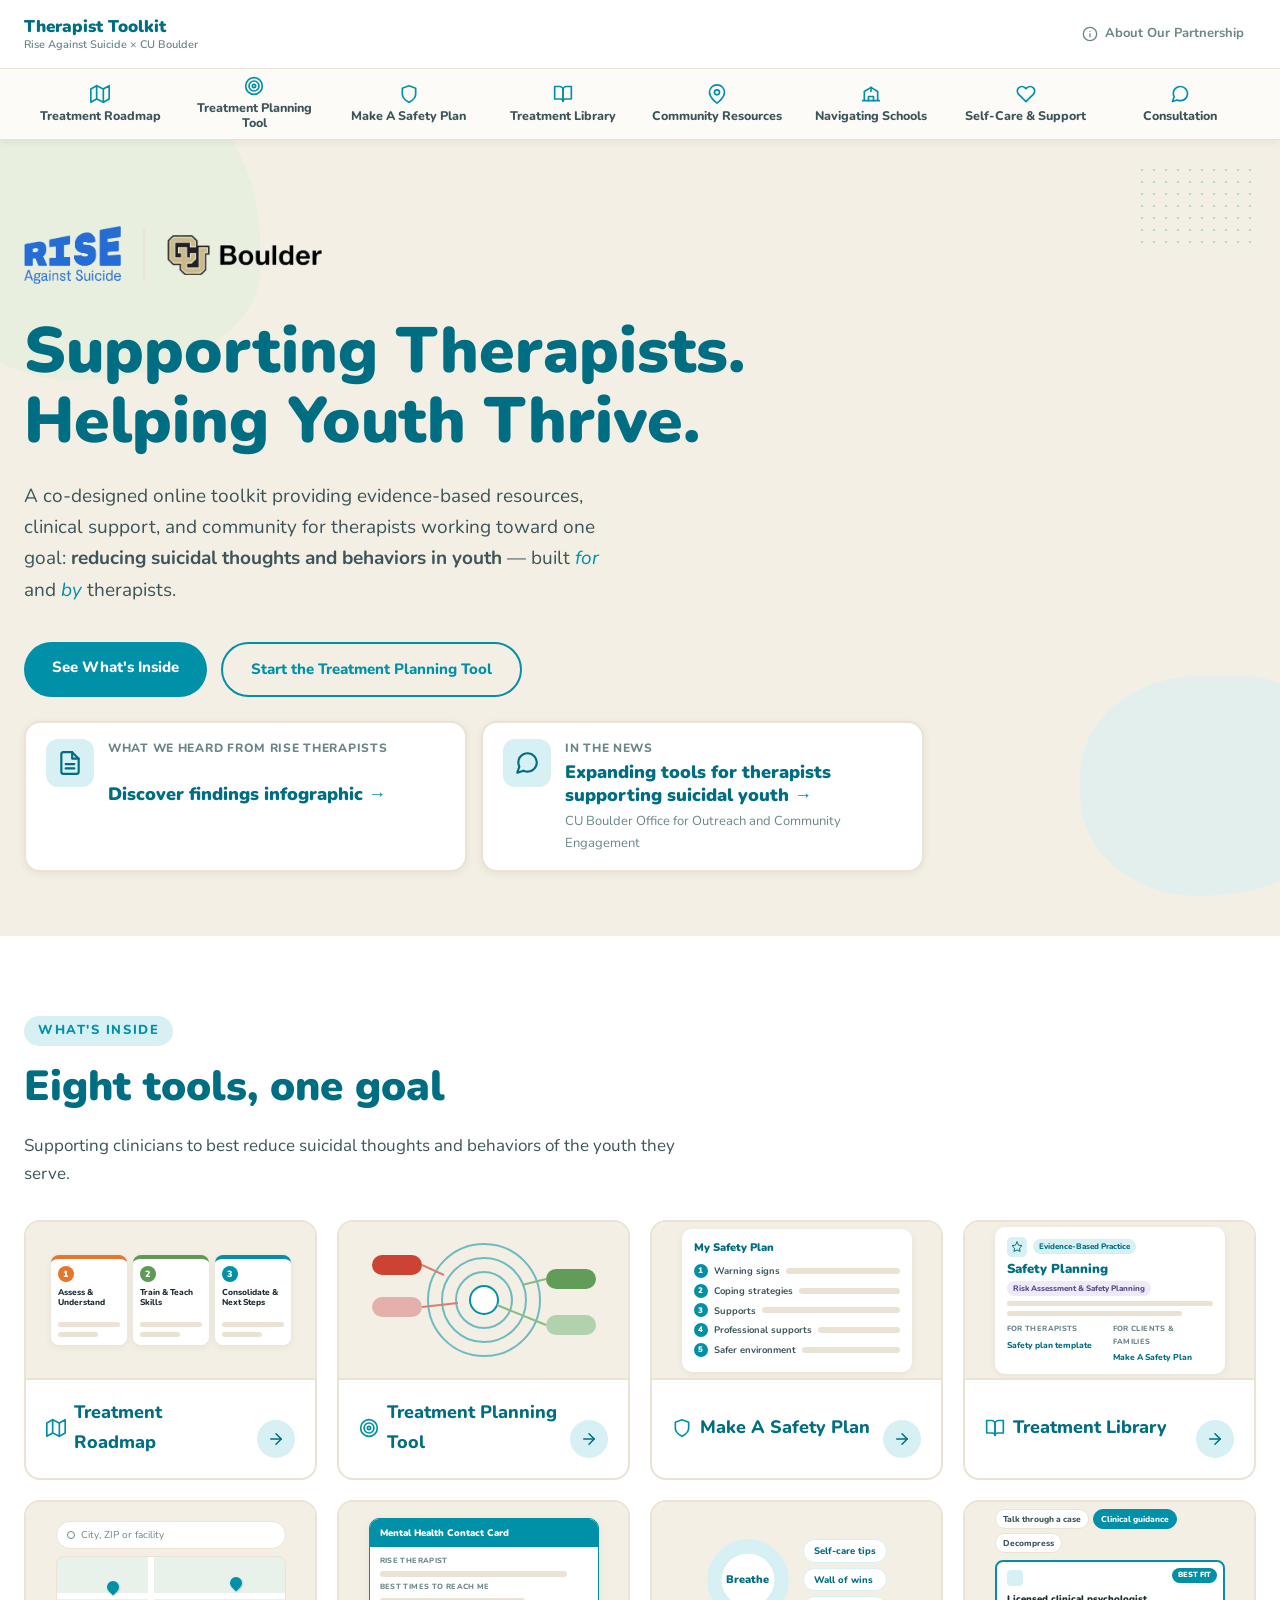
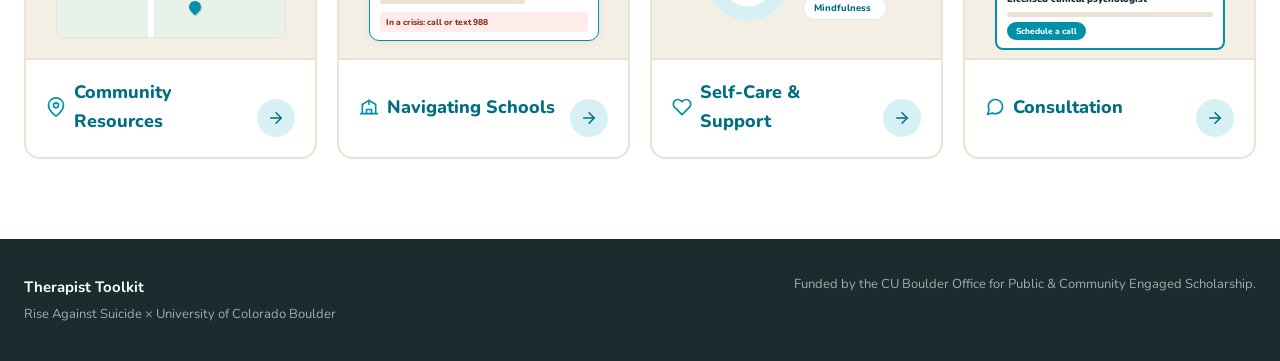
<file: index.html>
<!DOCTYPE html>
<html lang="en">
<head>
  <meta charset="UTF-8" />
  <meta name="viewport" content="width=device-width, initial-scale=1.0" />
  <title>Therapist Toolkit | Rise Against Suicide × CU Boulder</title>
  <link rel="preconnect" href="https://fonts.googleapis.com" />
  <link rel="preconnect" href="https://fonts.gstatic.com" crossorigin />
  <link href="https://fonts.googleapis.com/css2?family=Nunito:wght@400;600;700;800;900&display=swap" rel="stylesheet" />
  <link rel="stylesheet" href="styles.css?v=99" />
</head>
<body>
<script src="icons.js?v=5"></script>

<!-- SVG SPRITE -->
<svg style="display:none" xmlns="http://www.w3.org/2000/svg">
  <symbol id="i-menu" viewBox="0 0 24 24" fill="none" stroke-width="2" stroke-linecap="round">
    <line x1="3" y1="6" x2="21" y2="6"/><line x1="3" y1="12" x2="21" y2="12"/><line x1="3" y1="18" x2="21" y2="18"/>
  </symbol>
  <symbol id="i-x" viewBox="0 0 24 24" fill="none" stroke-width="2.5" stroke-linecap="round">
    <line x1="18" y1="6" x2="6" y2="18"/><line x1="6" y1="6" x2="18" y2="18"/>
  </symbol>
  <symbol id="i-arrow-right" viewBox="0 0 24 24" fill="none" stroke-width="2" stroke-linecap="round" stroke-linejoin="round">
    <line x1="5" y1="12" x2="19" y2="12"/><polyline points="12 5 19 12 12 19"/>
  </symbol>
  <symbol id="i-gap" viewBox="0 0 24 24" fill="none" stroke-width="2" stroke-linecap="round" stroke-linejoin="round">
    <path d="M5 3L2 12l3 9M19 3l3 9-3 9"/><line x1="5" y1="12" x2="19" y2="12"/>
  </symbol>
  <symbol id="i-shield" viewBox="0 0 24 24" fill="none" stroke-width="2" stroke-linecap="round" stroke-linejoin="round">
    <path d="M12 2L4 5v6c0 5.55 3.84 10.74 8 12 4.16-1.26 8-6.45 8-12V5l-8-3z"/>
    <line x1="12" y1="9" x2="12" y2="13"/><line x1="12" y1="16" x2="12.01" y2="16"/>
  </symbol>
  <symbol id="i-help-circle" viewBox="0 0 24 24" fill="none" stroke-width="2" stroke-linecap="round" stroke-linejoin="round">
    <circle cx="12" cy="12" r="10"/>
    <path d="M9.09 9a3 3 0 0 1 5.83 1c0 2-3 3-3 3"/>
    <line x1="12" y1="17" x2="12.01" y2="17"/>
  </symbol>
  <symbol id="i-zap" viewBox="0 0 24 24" fill="none" stroke-width="2" stroke-linecap="round" stroke-linejoin="round">
    <polygon points="13 2 3 14 12 14 11 22 21 10 12 10 13 2"/>
  </symbol>
</svg>

<!-- SCROLL PROGRESS -->
<div class="scroll-progress" id="scrollProgress"></div>

<!-- NAV -->
<header class="nav" id="mainNav">
  <div class="nav-inner">
    <a class="nav-logo" href="index.html">
      <span class="logo-rise">Therapist Toolkit</span>
      <span class="logo-sub">Rise Against Suicide × CU Boulder</span>
    </a>
    <a href="about.html" class="nav-about"><svg class="icon" aria-hidden="true"><use href="#ic-info"/></svg><span>About Our Partnership</span></a>
    <button class="nav-hamburger" aria-label="Open menu" id="hamburgerBtn">
      <svg class="icon"><use href="#i-menu"/></svg>
    </button>
  </div>
  <nav class="nav-tools" aria-label="Toolkit tools">
    <div class="nav-tools-inner">
      <a href="roadmap.html" class="nav-tool"><svg class="icon" aria-hidden="true"><use href="#ic-map"/></svg><span>Treatment Roadmap</span></a>
      <a href="planning-tool.html" class="nav-tool"><svg class="icon" aria-hidden="true"><use href="#ic-target"/></svg><span>Treatment Planning Tool</span></a>
      <a href="safety-plan.html" class="nav-tool"><svg class="icon" aria-hidden="true"><use href="#ic-shield"/></svg><span>Make A Safety Plan</span></a>
      <a href="resource-library.html" class="nav-tool"><svg class="icon" aria-hidden="true"><use href="#ic-book-open"/></svg><span>Treatment Library</span></a>
      <a href="find-referral.html" class="nav-tool"><svg class="icon" aria-hidden="true"><use href="#ic-map-pin"/></svg><span>Community Resources</span></a>
      <a href="schools.html" class="nav-tool"><svg class="icon" aria-hidden="true"><use href="#ic-school"/></svg><span>Navigating Schools</span></a>
      <a href="self-care.html" class="nav-tool"><svg class="icon" aria-hidden="true"><use href="#ic-heart"/></svg><span>Self-Care &amp; Support</span></a>
      <a href="consultation.html" class="nav-tool"><svg class="icon" aria-hidden="true"><use href="#ic-message"/></svg><span>Consultation</span></a>
    </div>
  </nav>
  <div class="nav-mobile" id="navMobile">
    <span class="nav-mobile-label">Toolkit tools</span>
    <a href="roadmap.html"><svg class="icon" aria-hidden="true"><use href="#ic-map"/></svg><span>Treatment Roadmap</span></a>
    <a href="planning-tool.html"><svg class="icon" aria-hidden="true"><use href="#ic-target"/></svg><span>Treatment Planning Tool</span></a>
    <a href="safety-plan.html"><svg class="icon" aria-hidden="true"><use href="#ic-shield"/></svg><span>Make A Safety Plan</span></a>
    <a href="resource-library.html"><svg class="icon" aria-hidden="true"><use href="#ic-book-open"/></svg><span>Treatment Library</span></a>
    <a href="find-referral.html"><svg class="icon" aria-hidden="true"><use href="#ic-map-pin"/></svg><span>Community Resources</span></a>
    <a href="schools.html"><svg class="icon" aria-hidden="true"><use href="#ic-school"/></svg><span>Navigating Schools</span></a>
    <a href="self-care.html"><svg class="icon" aria-hidden="true"><use href="#ic-heart"/></svg><span>Self-Care &amp; Support</span></a>
    <a href="consultation.html"><svg class="icon" aria-hidden="true"><use href="#ic-message"/></svg><span>Consultation</span></a>
    <a href="about.html" class="nav-mobile-about"><svg class="icon" aria-hidden="true"><use href="#ic-info"/></svg><span>About Our Partnership</span></a>
  </div>
</header>

<!-- HERO -->
<section class="hero">
  <div class="hero-blob hero-blob-tl"></div>
  <div class="hero-blob hero-blob-br"></div>
  <div class="hero-dots hero-dots-tr"></div>
  <div class="hero-dots hero-dots-bl"></div>
  <div class="hero-content" data-fade>
    <div class="hero-text">
      <div class="hero-badges" id="heroBadges"></div>
      <h1 id="heroHeadline"></h1>
      <p class="hero-sub" id="heroSub"></p>
      <div class="hero-actions" id="heroActions"></div>
      <div class="hero-links">
        <p class="hero-outcomes" id="heroOutcomes"></p>
        <p class="hero-outcomes" id="heroNews"></p>
      </div>
    </div>
  </div>
</section>

<!-- WHAT'S INSIDE — one card per tool, each with a small preview of what it looks like -->
<section class="tour" id="tour">
  <div class="section-inner">
    <div class="section-label" data-fade id="tourLabel"></div>
    <h2 data-fade data-delay="1" id="tourHeading"></h2>
    <p class="section-intro" data-fade data-delay="2" id="tourIntro"></p>
    <div class="tour-grid" id="tourGrid"></div>
  </div>
</section>

<!-- FOOTER -->
<footer class="footer">
  <div class="footer-inner">
    <div class="footer-left" id="footerLeft"></div>
    <div class="footer-right" id="footerRight"></div>
  </div>
</footer>

<script src="content-loader.js?v=4"></script>
<script src="main.js?v=13"></script>
<script src="nav-labels.js?v=1"></script>
</body>
</html>
</file>
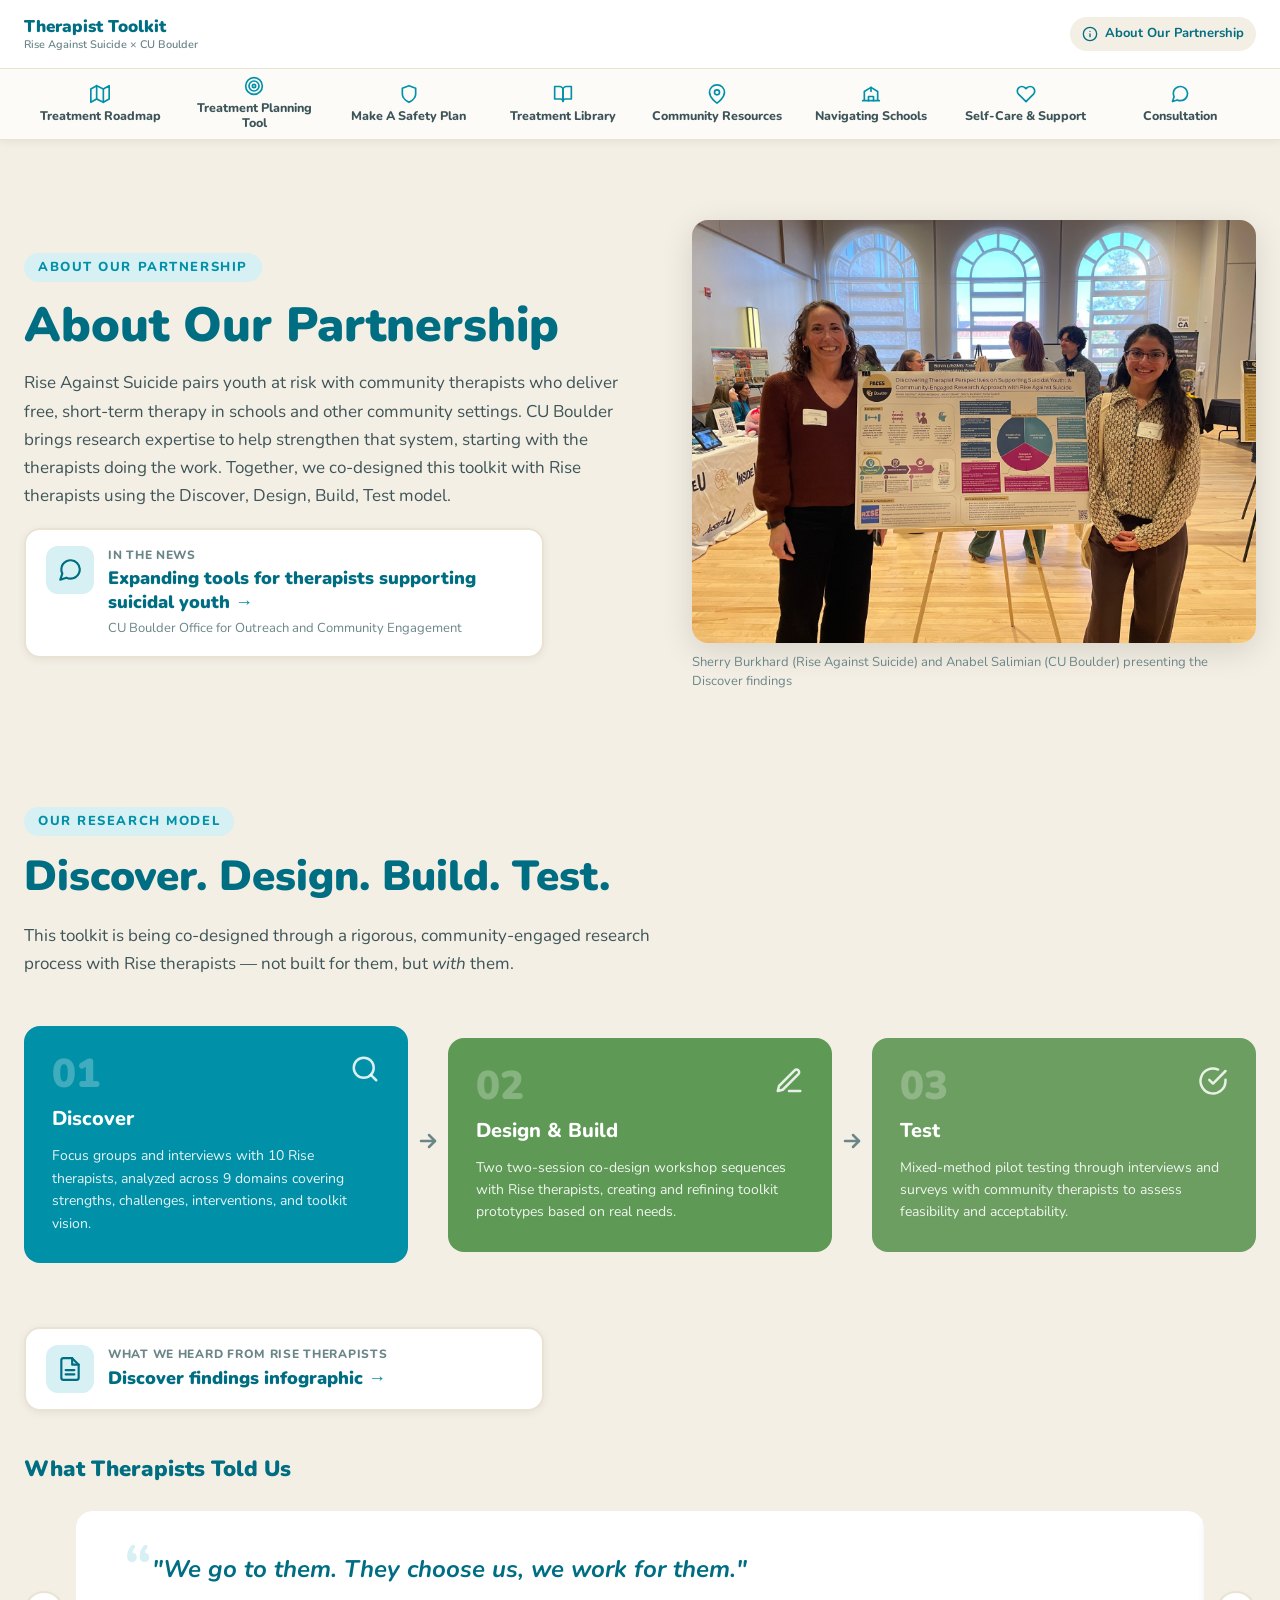
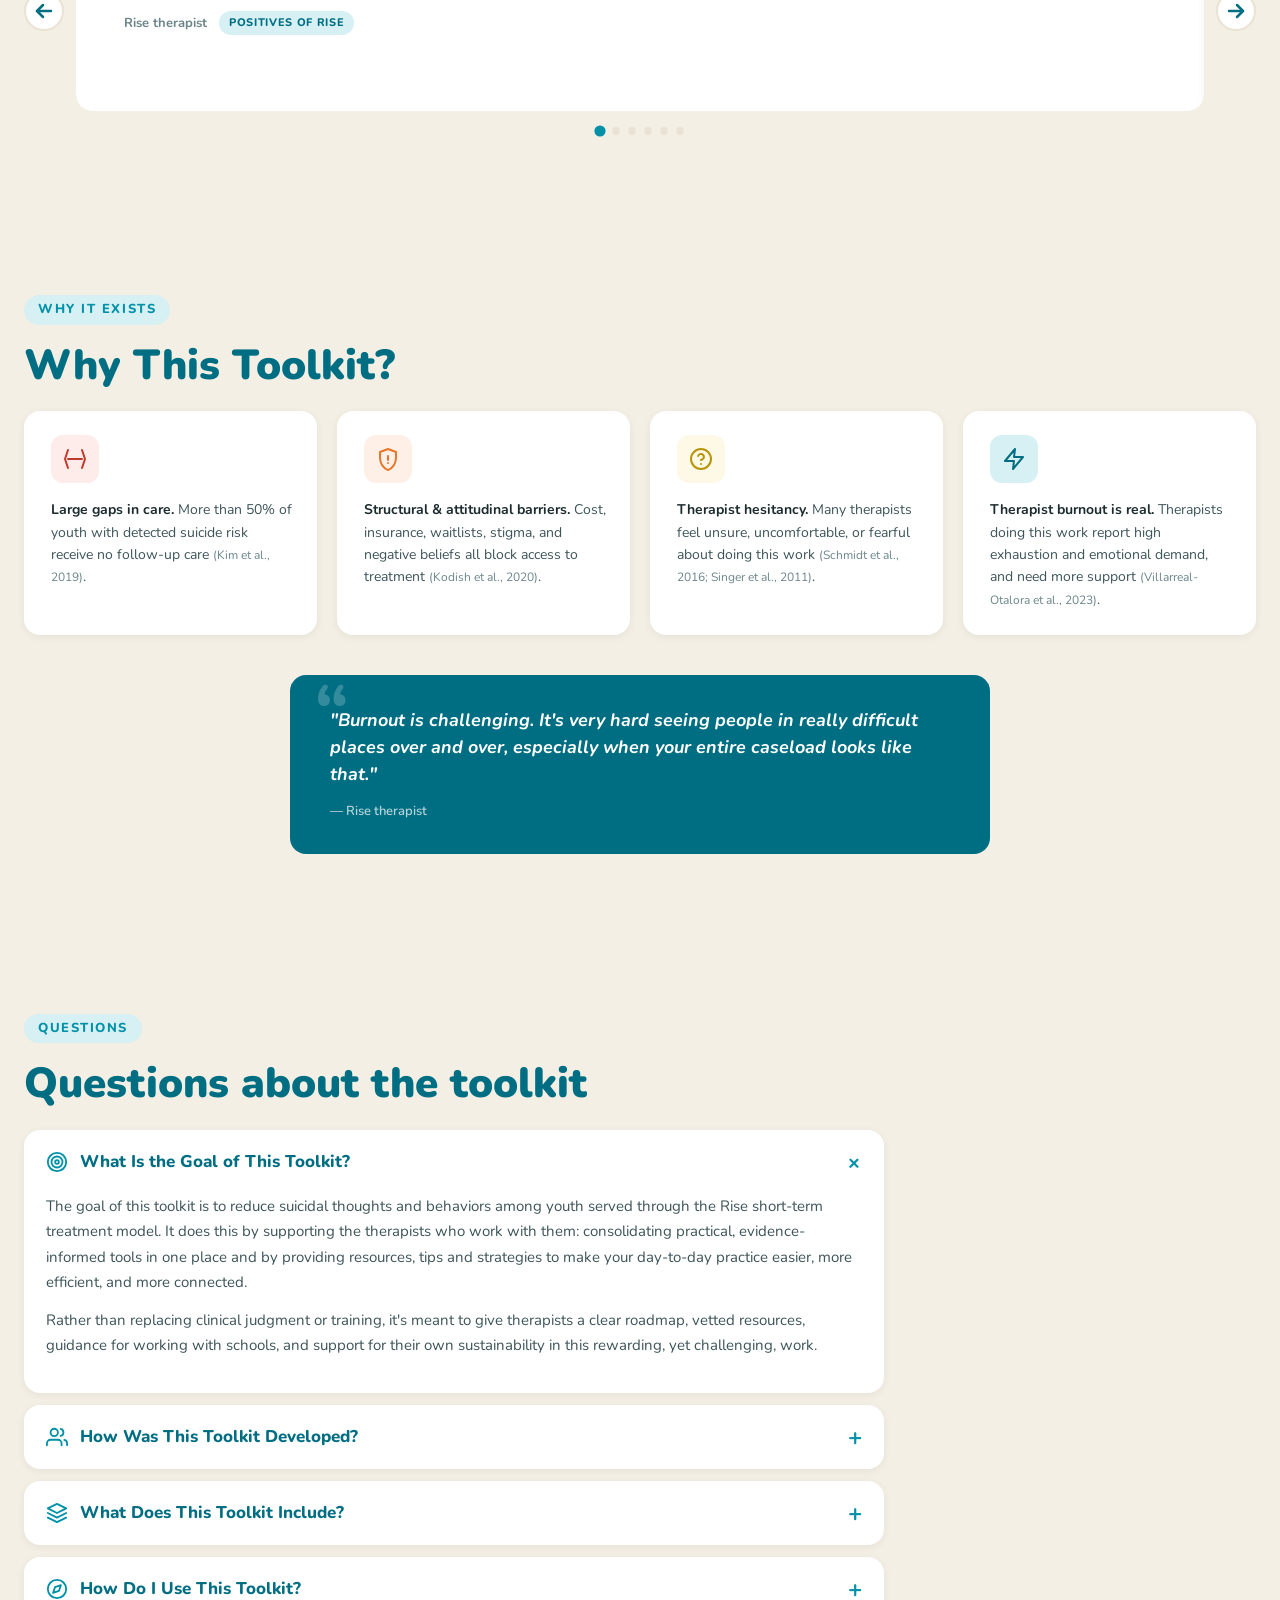
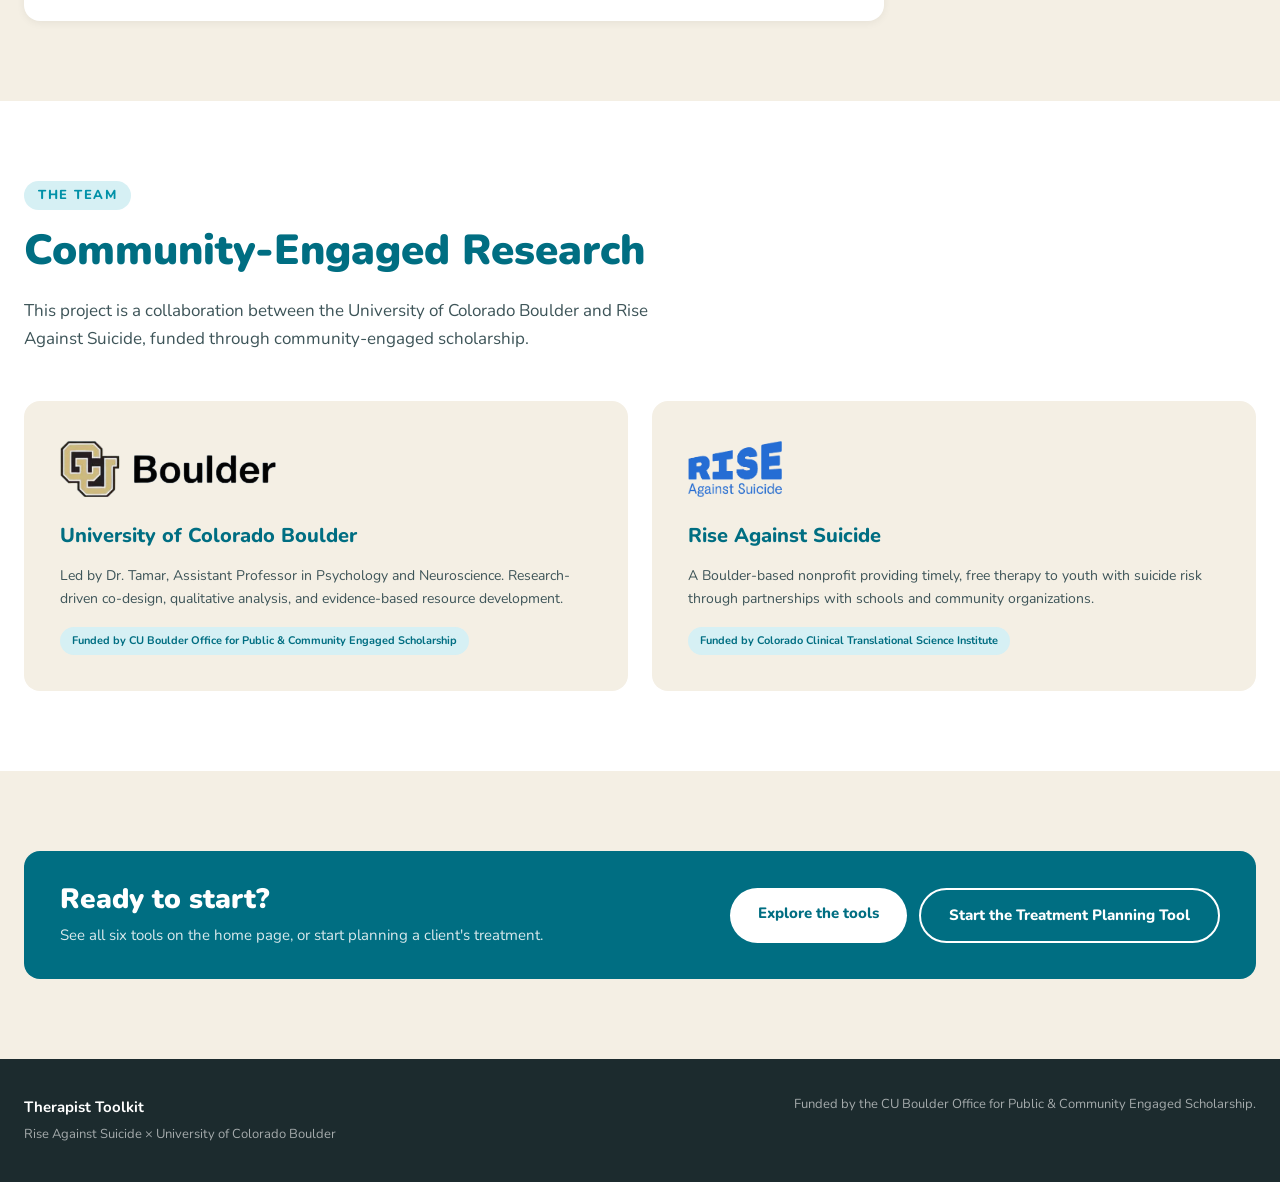
<file: about.html>
<!DOCTYPE html>
<html lang="en">
<head>
  <meta charset="UTF-8" />
  <meta name="viewport" content="width=device-width, initial-scale=1.0" />
  <title>About Our Partnership | Therapist Toolkit</title>
  <link rel="preconnect" href="https://fonts.googleapis.com" />
  <link rel="preconnect" href="https://fonts.gstatic.com" crossorigin />
  <link href="https://fonts.googleapis.com/css2?family=Nunito:wght@400;600;700;800;900&display=swap" rel="stylesheet" />
  <link rel="stylesheet" href="styles.css?v=99" />
</head>
<body>
<script src="icons.js?v=5"></script>

<!-- SVG SPRITE -->
<svg style="display:none" xmlns="http://www.w3.org/2000/svg">
  <symbol id="i-user" viewBox="0 0 24 24" fill="none" stroke-width="2" stroke-linecap="round" stroke-linejoin="round">
    <circle cx="12" cy="8" r="4"/><path d="M4 20c0-3.87 3.58-7 8-7s8 3.13 8 7"/>
  </symbol>
  <symbol id="i-users" viewBox="0 0 24 24" fill="none" stroke-width="2" stroke-linecap="round" stroke-linejoin="round">
    <path d="M17 21v-2a4 4 0 0 0-4-4H5a4 4 0 0 0-4 4v2"/><circle cx="9" cy="7" r="4"/>
    <path d="M23 21v-2a4 4 0 0 0-3-3.87"/><path d="M16 3.13a4 4 0 0 1 0 7.75"/>
  </symbol>
  <symbol id="i-chat" viewBox="0 0 24 24" fill="none" stroke-width="2" stroke-linecap="round" stroke-linejoin="round">
    <path d="M21 15a2 2 0 0 1-2 2H7l-4 4V5a2 2 0 0 1 2-2h14a2 2 0 0 1 2 2z"/>
  </symbol>
  <symbol id="i-check-circle" viewBox="0 0 24 24" fill="none" stroke-width="2" stroke-linecap="round" stroke-linejoin="round">
    <circle cx="12" cy="12" r="10"/><path d="M8 12l3 3 5-6"/>
  </symbol>
  <symbol id="i-arrow-right" viewBox="0 0 24 24" fill="none" stroke-width="2.5" stroke-linecap="round" stroke-linejoin="round">
    <line x1="5" y1="12" x2="19" y2="12"/><polyline points="13 6 19 12 13 18"/>
  </symbol>
  <symbol id="i-arrow-left" viewBox="0 0 24 24" fill="none" stroke-width="2.5" stroke-linecap="round" stroke-linejoin="round">
    <line x1="19" y1="12" x2="5" y2="12"/><polyline points="11 18 5 12 11 6"/>
  </symbol>
  <symbol id="i-gap" viewBox="0 0 24 24" fill="none" stroke-width="2" stroke-linecap="round" stroke-linejoin="round">
    <path d="M5 3L2 12l3 9M19 3l3 9-3 9"/><line x1="5" y1="12" x2="19" y2="12"/>
  </symbol>
  <symbol id="i-shield" viewBox="0 0 24 24" fill="none" stroke-width="2" stroke-linecap="round" stroke-linejoin="round">
    <path d="M12 2L4 5v6c0 5.55 3.84 10.74 8 12 4.16-1.26 8-6.45 8-12V5l-8-3z"/>
    <line x1="12" y1="9" x2="12" y2="13"/><line x1="12" y1="16" x2="12.01" y2="16"/>
  </symbol>
  <symbol id="i-help-circle" viewBox="0 0 24 24" fill="none" stroke-width="2" stroke-linecap="round" stroke-linejoin="round">
    <circle cx="12" cy="12" r="10"/>
    <path d="M9.09 9a3 3 0 0 1 5.83 1c0 2-3 3-3 3"/>
    <line x1="12" y1="17" x2="12.01" y2="17"/>
  </symbol>
  <symbol id="i-zap" viewBox="0 0 24 24" fill="none" stroke-width="2" stroke-linecap="round" stroke-linejoin="round">
    <polygon points="13 2 3 14 12 14 11 22 21 10 12 10 13 2"/>
  </symbol>
  <symbol id="i-clipboard" viewBox="0 0 24 24" fill="none" stroke-width="2" stroke-linecap="round" stroke-linejoin="round">
    <path d="M16 4h2a2 2 0 0 1 2 2v14a2 2 0 0 1-2 2H6a2 2 0 0 1-2-2V6a2 2 0 0 1 2-2h2"/>
    <rect x="8" y="2" width="8" height="4" rx="1"/><line x1="9" y1="12" x2="15" y2="12"/><line x1="9" y1="16" x2="15" y2="16"/>
  </symbol>
  <symbol id="i-map-pin" viewBox="0 0 24 24" fill="none" stroke-width="2" stroke-linecap="round" stroke-linejoin="round">
    <path d="M21 10c0 7-9 13-9 13s-9-6-9-13a9 9 0 0 1 18 0z"/><circle cx="12" cy="10" r="3"/>
  </symbol>
  <symbol id="i-family" viewBox="0 0 24 24" fill="none" stroke-width="2" stroke-linecap="round" stroke-linejoin="round">
    <path d="M17 21v-2a4 4 0 0 0-4-4H5a4 4 0 0 0-4 4v2"/><circle cx="9" cy="7" r="4"/>
    <path d="M23 21v-2a4 4 0 0 0-3-3.87"/><path d="M16 3.13a4 4 0 0 1 0 7.75"/>
  </symbol>
  <symbol id="i-star" viewBox="0 0 24 24" fill="none" stroke-width="2" stroke-linecap="round" stroke-linejoin="round">
    <polygon points="12 2 15.09 8.26 22 9.27 17 14.14 18.18 21.02 12 17.77 5.82 21.02 7 14.14 2 9.27 8.91 8.26 12 2"/>
  </symbol>
  <symbol id="i-file-text" viewBox="0 0 24 24" fill="none" stroke-width="2" stroke-linecap="round" stroke-linejoin="round">
    <path d="M14 2H6a2 2 0 0 0-2 2v16a2 2 0 0 0 2 2h12a2 2 0 0 0 2-2V8z"/>
    <polyline points="14 2 14 8 20 8"/><line x1="16" y1="13" x2="8" y2="13"/><line x1="16" y1="17" x2="8" y2="17"/>
  </symbol>
  <symbol id="i-school" viewBox="0 0 24 24" fill="none" stroke-width="2" stroke-linecap="round" stroke-linejoin="round">
    <path d="M2 20h20M4 20V9l8-5 8 5v11"/><path d="M9 20v-5h6v5"/><line x1="12" y1="4" x2="12" y2="9"/>
  </symbol>
  <symbol id="i-share-2" viewBox="0 0 24 24" fill="none" stroke-width="2" stroke-linecap="round" stroke-linejoin="round">
    <circle cx="18" cy="5" r="3"/><circle cx="6" cy="12" r="3"/><circle cx="18" cy="19" r="3"/>
    <line x1="8.59" y1="13.51" x2="15.42" y2="17.49"/><line x1="15.41" y1="6.51" x2="8.59" y2="10.49"/>
  </symbol>
  <symbol id="i-heart" viewBox="0 0 24 24" fill="none" stroke-width="2" stroke-linecap="round" stroke-linejoin="round">
    <path d="M20.84 4.61a5.5 5.5 0 0 0-7.78 0L12 5.67l-1.06-1.06a5.5 5.5 0 0 0-7.78 7.78l1.06 1.06L12 21.23l7.78-7.78 1.06-1.06a5.5 5.5 0 0 0 0-7.78z"/>
  </symbol>
  <symbol id="i-play-circle" viewBox="0 0 24 24" fill="none" stroke-width="2" stroke-linecap="round" stroke-linejoin="round">
    <circle cx="12" cy="12" r="10"/><polygon points="10 8 16 12 10 16 10 8"/>
  </symbol>
  <symbol id="i-moon" viewBox="0 0 24 24" fill="none" stroke-width="2" stroke-linecap="round" stroke-linejoin="round">
    <path d="M21 12.79A9 9 0 1 1 11.21 3 7 7 0 0 0 21 12.79z"/>
  </symbol>
  <symbol id="i-calendar" viewBox="0 0 24 24" fill="none" stroke-width="2" stroke-linecap="round" stroke-linejoin="round">
    <rect x="3" y="4" width="18" height="18" rx="2"/><line x1="16" y1="2" x2="16" y2="6"/>
    <line x1="8" y1="2" x2="8" y2="6"/><line x1="3" y1="10" x2="21" y2="10"/>
  </symbol>
  <symbol id="i-book" viewBox="0 0 24 24" fill="none" stroke-width="2" stroke-linecap="round" stroke-linejoin="round">
    <path d="M2 3h6a4 4 0 0 1 4 4v14a3 3 0 0 0-3-3H2z"/><path d="M22 3h-6a4 4 0 0 0-4 4v14a3 3 0 0 1 3-3h7z"/>
  </symbol>
  <symbol id="i-plus" viewBox="0 0 24 24" fill="none" stroke-width="2.5" stroke-linecap="round">
    <line x1="12" y1="5" x2="12" y2="19"/><line x1="5" y1="12" x2="19" y2="12"/>
  </symbol>
  <symbol id="i-menu" viewBox="0 0 24 24" fill="none" stroke-width="2" stroke-linecap="round">
    <line x1="3" y1="6" x2="21" y2="6"/><line x1="3" y1="12" x2="21" y2="12"/><line x1="3" y1="18" x2="21" y2="18"/>
  </symbol>
  <symbol id="i-x" viewBox="0 0 24 24" fill="none" stroke-width="2.5" stroke-linecap="round">
    <line x1="18" y1="6" x2="6" y2="18"/><line x1="6" y1="6" x2="18" y2="18"/>
  </symbol>
</svg>

<!-- SCROLL PROGRESS -->
<div class="scroll-progress" id="scrollProgress"></div>

<!-- NAV -->
<header class="nav" id="mainNav">
  <div class="nav-inner">
    <a class="nav-logo" href="index.html">
      <span class="logo-rise">Therapist Toolkit</span>
      <span class="logo-sub">Rise Against Suicide × CU Boulder</span>
    </a>
    <a href="about.html" class="nav-about active" aria-current="page"><svg class="icon" aria-hidden="true"><use href="#ic-info"/></svg><span>About Our Partnership</span></a>
    <button class="nav-hamburger" aria-label="Open menu" id="hamburgerBtn">
      <svg class="icon"><use href="#i-menu"/></svg>
    </button>
  </div>
  <nav class="nav-tools" aria-label="Toolkit tools">
    <div class="nav-tools-inner">
      <a href="roadmap.html" class="nav-tool"><svg class="icon" aria-hidden="true"><use href="#ic-map"/></svg><span>Treatment Roadmap</span></a>
      <a href="planning-tool.html" class="nav-tool"><svg class="icon" aria-hidden="true"><use href="#ic-target"/></svg><span>Treatment Planning Tool</span></a>
      <a href="safety-plan.html" class="nav-tool"><svg class="icon" aria-hidden="true"><use href="#ic-shield"/></svg><span>Make A Safety Plan</span></a>
      <a href="resource-library.html" class="nav-tool"><svg class="icon" aria-hidden="true"><use href="#ic-book-open"/></svg><span>Treatment Library</span></a>
      <a href="find-referral.html" class="nav-tool"><svg class="icon" aria-hidden="true"><use href="#ic-map-pin"/></svg><span>Community Resources</span></a>
      <a href="schools.html" class="nav-tool"><svg class="icon" aria-hidden="true"><use href="#ic-school"/></svg><span>Navigating Schools</span></a>
      <a href="self-care.html" class="nav-tool"><svg class="icon" aria-hidden="true"><use href="#ic-heart"/></svg><span>Self-Care &amp; Support</span></a>
      <a href="consultation.html" class="nav-tool"><svg class="icon" aria-hidden="true"><use href="#ic-message"/></svg><span>Consultation</span></a>
    </div>
  </nav>
  <div class="nav-mobile" id="navMobile">
    <span class="nav-mobile-label">Toolkit tools</span>
    <a href="roadmap.html"><svg class="icon" aria-hidden="true"><use href="#ic-map"/></svg><span>Treatment Roadmap</span></a>
    <a href="planning-tool.html"><svg class="icon" aria-hidden="true"><use href="#ic-target"/></svg><span>Treatment Planning Tool</span></a>
    <a href="safety-plan.html"><svg class="icon" aria-hidden="true"><use href="#ic-shield"/></svg><span>Make A Safety Plan</span></a>
    <a href="resource-library.html"><svg class="icon" aria-hidden="true"><use href="#ic-book-open"/></svg><span>Treatment Library</span></a>
    <a href="find-referral.html"><svg class="icon" aria-hidden="true"><use href="#ic-map-pin"/></svg><span>Community Resources</span></a>
    <a href="schools.html"><svg class="icon" aria-hidden="true"><use href="#ic-school"/></svg><span>Navigating Schools</span></a>
    <a href="self-care.html"><svg class="icon" aria-hidden="true"><use href="#ic-heart"/></svg><span>Self-Care &amp; Support</span></a>
    <a href="consultation.html"><svg class="icon" aria-hidden="true"><use href="#ic-message"/></svg><span>Consultation</span></a>
    <a href="about.html" class="nav-mobile-about active" aria-current="page"><svg class="icon" aria-hidden="true"><use href="#ic-info"/></svg><span>About Our Partnership</span></a>
  </div>
</header>

<!-- PAGE HEADER -->
<section class="about-header" id="top">
  <div class="section-inner about-header-split">
    <div>
      <div class="section-label" data-fade id="aboutPageLabel"></div>
      <h1 data-fade data-delay="1" id="aboutPageHeading"></h1>
      <p class="section-intro" data-fade data-delay="2" id="aboutPageIntro"></p>
      <p class="hero-outcomes about-news" data-fade data-delay="2" id="aboutNews"></p>
    </div>
    <!-- Photo: edited in the CMS under About Our Partnership → Page Header -->
    <figure class="about-photo" data-fade data-delay="2" id="aboutPhoto"></figure>
  </div>
</section>

<!-- OUR RESEARCH MODEL — Discover, Design, Build, Test (the center of this page) -->
<section class="research" id="research">
  <div class="section-inner">
    <div class="section-label" data-fade id="researchLabel"></div>
    <h2 data-fade data-delay="1" id="researchHeading"></h2>
    <p class="section-intro" data-fade data-delay="2" id="researchIntro"></p>

    <div class="aims-row" id="aimsRow"></div>
    <p class="about-outcomes" data-fade id="aboutOutcomes"></p>

    <!-- QUOTE CAROUSEL -->
    <h3 class="quotes-heading" data-fade id="quotesHeading"></h3>
    <div class="carousel" data-carousel="research" data-fade data-delay="1">
      <button class="carousel-btn carousel-prev" aria-label="Previous quote">
        <svg class="icon"><use href="#i-arrow-left"/></svg>
      </button>
      <div class="carousel-viewport">
        <div class="carousel-track"></div>
      </div>
      <button class="carousel-btn carousel-next" aria-label="Next quote">
        <svg class="icon"><use href="#i-arrow-right"/></svg>
      </button>
      <div class="carousel-dots"></div>
    </div>
  </div>
</section>

<!-- WHY IT EXISTS -->
<section class="why" id="why">
  <div class="section-inner">
    <div class="section-label" data-fade id="whyLabel"></div>
    <h2 data-fade data-delay="1" id="whyHeading"></h2>
    <div class="why-grid" id="whyGrid"></div>
    <blockquote class="pull-quote" data-fade id="whyPullQuote"></blockquote>
  </div>
</section>

<!-- QUESTIONS — the toolkit FAQ (verbatim client copy), as expandable sections -->
<section class="faq" id="faq">
  <div class="section-inner">
    <div class="section-label" data-fade id="faqLabel"></div>
    <h2 data-fade data-delay="1" id="faqHeading"></h2>
    <div class="faq-accordion" data-fade data-delay="2" id="faqAccordion"></div>
  </div>
</section>

<!-- TEAM -->
<section class="team" id="team">
  <div class="section-inner">
    <div class="section-label" data-fade id="teamLabel"></div>
    <h2 data-fade data-delay="1" id="teamHeading"></h2>
    <p class="section-intro" data-fade data-delay="2" id="teamIntro"></p>
    <div class="team-cards" id="teamCards"></div>
  </div>
</section>

<!-- EXPLORE THE TOOLS -->
<section class="about-explore" id="explore">
  <div class="section-inner">
    <div class="about-explore-card" data-fade>
      <div>
        <h2 id="exploreHeading"></h2>
        <p id="exploreBody"></p>
      </div>
      <div class="about-explore-actions" id="exploreActions"></div>
    </div>
  </div>
</section>

<!-- FOOTER -->
<footer class="footer">
  <div class="footer-inner">
    <div class="footer-left" id="footerLeft"></div>
    <div class="footer-right" id="footerRight"></div>
  </div>
</footer>

<script src="content-loader.js?v=4"></script>
<script src="about.js?v=8"></script>
<script src="nav-labels.js?v=1"></script>
</body>
</html>
</file>
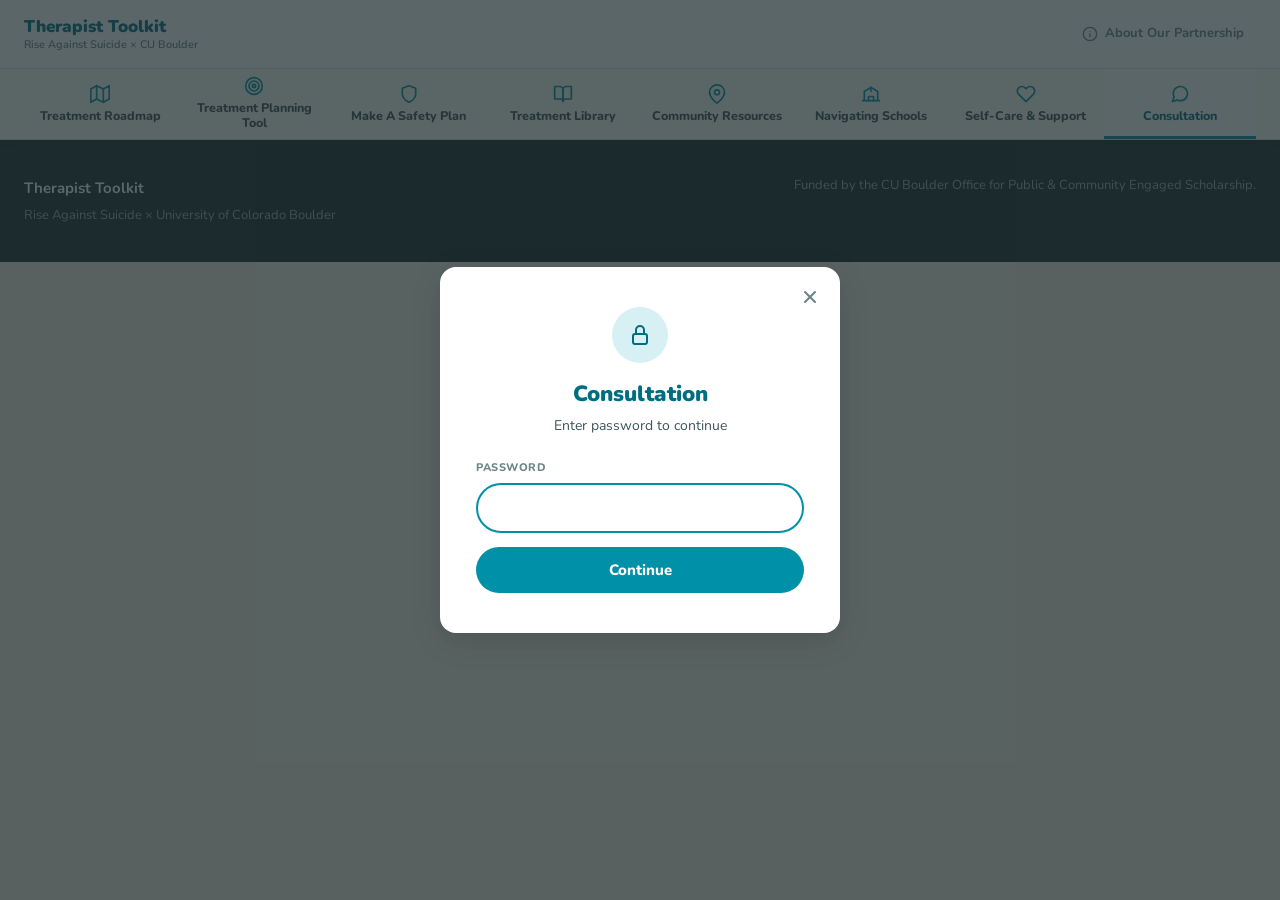
<file: consultation.html>
<!DOCTYPE html>
<html lang="en">
<head>
  <meta charset="UTF-8" />
  <meta name="viewport" content="width=device-width, initial-scale=1.0" />
  <title>Consultation | Therapist Toolkit</title>
  <link rel="preconnect" href="https://fonts.googleapis.com" />
  <link rel="preconnect" href="https://fonts.gstatic.com" crossorigin />
  <link href="https://fonts.googleapis.com/css2?family=Nunito:wght@400;600;700;800;900&display=swap" rel="stylesheet" />
  <link rel="stylesheet" href="styles.css?v=99" />
</head>
<body>
<script src="icons.js?v=5"></script>

<!-- SVG SPRITE -->
<svg style="display:none" xmlns="http://www.w3.org/2000/svg">
  <symbol id="i-heart" viewBox="0 0 24 24" fill="none" stroke-width="2" stroke-linecap="round" stroke-linejoin="round">
    <path d="M20.84 4.61a5.5 5.5 0 0 0-7.78 0L12 5.67l-1.06-1.06a5.5 5.5 0 0 0-7.78 7.78l1.06 1.06L12 21.23l7.78-7.78 1.06-1.06a5.5 5.5 0 0 0 0-7.78z"/>
  </symbol>
  <symbol id="i-play-circle" viewBox="0 0 24 24" fill="none" stroke-width="2" stroke-linecap="round" stroke-linejoin="round">
    <circle cx="12" cy="12" r="10"/><polygon points="10 8 16 12 10 16 10 8"/>
  </symbol>
  <symbol id="i-moon" viewBox="0 0 24 24" fill="none" stroke-width="2" stroke-linecap="round" stroke-linejoin="round">
    <path d="M21 12.79A9 9 0 1 1 11.21 3 7 7 0 0 0 21 12.79z"/>
  </symbol>
  <symbol id="i-calendar" viewBox="0 0 24 24" fill="none" stroke-width="2" stroke-linecap="round" stroke-linejoin="round">
    <rect x="3" y="4" width="18" height="18" rx="2"/><line x1="16" y1="2" x2="16" y2="6"/>
    <line x1="8" y1="2" x2="8" y2="6"/><line x1="3" y1="10" x2="21" y2="10"/>
  </symbol>
  <symbol id="i-calendar-check" viewBox="0 0 24 24" fill="none" stroke-width="2" stroke-linecap="round" stroke-linejoin="round">
    <rect x="3" y="4" width="18" height="18" rx="2"/><line x1="16" y1="2" x2="16" y2="6"/>
    <line x1="8" y1="2" x2="8" y2="6"/><line x1="3" y1="10" x2="21" y2="10"/>
    <path d="M9 16l2 2 4-4"/>
  </symbol>
  <symbol id="i-chat" viewBox="0 0 24 24" fill="none" stroke-width="2" stroke-linecap="round" stroke-linejoin="round">
    <path d="M21 15a2 2 0 0 1-2 2H7l-4 4V5a2 2 0 0 1 2-2h14a2 2 0 0 1 2 2z"/>
  </symbol>
  <symbol id="i-users" viewBox="0 0 24 24" fill="none" stroke-width="2" stroke-linecap="round" stroke-linejoin="round">
    <path d="M17 21v-2a4 4 0 0 0-4-4H5a4 4 0 0 0-4 4v2"/><circle cx="9" cy="7" r="4"/>
    <path d="M23 21v-2a4 4 0 0 0-3-3.87"/><path d="M16 3.13a4 4 0 0 1 0 7.75"/>
  </symbol>
  <symbol id="i-user" viewBox="0 0 24 24" fill="none" stroke-width="2" stroke-linecap="round" stroke-linejoin="round">
    <circle cx="12" cy="8" r="4"/><path d="M4 20c0-3.87 3.58-7 8-7s8 3.13 8 7"/>
  </symbol>
  <symbol id="i-shield" viewBox="0 0 24 24" fill="none" stroke-width="2" stroke-linecap="round" stroke-linejoin="round">
    <path d="M12 2L4 5v6c0 5.55 3.84 10.74 8 12 4.16-1.26 8-6.45 8-12V5l-8-3z"/>
    <line x1="12" y1="9" x2="12" y2="13"/><line x1="12" y1="16" x2="12.01" y2="16"/>
  </symbol>
  <symbol id="i-zap" viewBox="0 0 24 24" fill="none" stroke-width="2" stroke-linecap="round" stroke-linejoin="round">
    <polygon points="13 2 3 14 12 14 11 22 21 10 12 10 13 2"/>
  </symbol>
  <symbol id="i-help-circle" viewBox="0 0 24 24" fill="none" stroke-width="2" stroke-linecap="round" stroke-linejoin="round">
    <circle cx="12" cy="12" r="10"/>
    <path d="M9.09 9a3 3 0 0 1 5.83 1c0 2-3 3-3 3"/>
    <line x1="12" y1="17" x2="12.01" y2="17"/>
  </symbol>
  <symbol id="i-arrow-right" viewBox="0 0 24 24" fill="none" stroke-width="2.5" stroke-linecap="round" stroke-linejoin="round">
    <line x1="5" y1="12" x2="19" y2="12"/><polyline points="13 6 19 12 13 18"/>
  </symbol>
  <symbol id="i-arrow-left" viewBox="0 0 24 24" fill="none" stroke-width="2.5" stroke-linecap="round" stroke-linejoin="round">
    <line x1="19" y1="12" x2="5" y2="12"/><polyline points="11 18 5 12 11 6"/>
  </symbol>
  <symbol id="i-menu" viewBox="0 0 24 24" fill="none" stroke-width="2" stroke-linecap="round">
    <line x1="3" y1="6" x2="21" y2="6"/><line x1="3" y1="12" x2="21" y2="12"/><line x1="3" y1="18" x2="21" y2="18"/>
  </symbol>
  <symbol id="i-x" viewBox="0 0 24 24" fill="none" stroke-width="2.5" stroke-linecap="round">
    <line x1="18" y1="6" x2="6" y2="18"/><line x1="6" y1="6" x2="18" y2="18"/>
  </symbol>
  <symbol id="i-lock" viewBox="0 0 24 24" fill="none" stroke-width="2" stroke-linecap="round" stroke-linejoin="round">
    <rect x="5" y="11" width="14" height="10" rx="2"/><path d="M8 11V7a4 4 0 0 1 8 0v4"/>
  </symbol>
  <symbol id="i-sun" viewBox="0 0 24 24" fill="none" stroke-width="2" stroke-linecap="round" stroke-linejoin="round">
    <circle cx="12" cy="12" r="4"/>
    <line x1="12" y1="2" x2="12" y2="4"/><line x1="12" y1="20" x2="12" y2="22"/>
    <line x1="4.22" y1="4.22" x2="5.64" y2="5.64"/><line x1="18.36" y1="18.36" x2="19.78" y2="19.78"/>
    <line x1="2" y1="12" x2="4" y2="12"/><line x1="20" y1="12" x2="22" y2="12"/>
    <line x1="4.22" y1="19.78" x2="5.64" y2="18.36"/><line x1="18.36" y1="5.64" x2="19.78" y2="4.22"/>
  </symbol>
  <symbol id="i-search" viewBox="0 0 24 24" fill="none" stroke-width="2" stroke-linecap="round" stroke-linejoin="round">
    <circle cx="11" cy="11" r="8"/><line x1="21" y1="21" x2="16.65" y2="16.65"/>
  </symbol>
</svg>

<!-- SCROLL PROGRESS -->
<div class="scroll-progress" id="scrollProgress"></div>

<!-- NAV -->
<header class="nav" id="mainNav">
  <div class="nav-inner">
    <a class="nav-logo" href="index.html">
      <span class="logo-rise">Therapist Toolkit</span>
      <span class="logo-sub">Rise Against Suicide × CU Boulder</span>
    </a>
    <a href="about.html" class="nav-about"><svg class="icon" aria-hidden="true"><use href="#ic-info"/></svg><span>About Our Partnership</span></a>
    <button class="nav-hamburger" aria-label="Open menu" id="hamburgerBtn">
      <svg class="icon"><use href="#i-menu"/></svg>
    </button>
  </div>
  <nav class="nav-tools" aria-label="Toolkit tools">
    <div class="nav-tools-inner">
      <a href="roadmap.html" class="nav-tool"><svg class="icon" aria-hidden="true"><use href="#ic-map"/></svg><span>Treatment Roadmap</span></a>
      <a href="planning-tool.html" class="nav-tool"><svg class="icon" aria-hidden="true"><use href="#ic-target"/></svg><span>Treatment Planning Tool</span></a>
      <a href="safety-plan.html" class="nav-tool"><svg class="icon" aria-hidden="true"><use href="#ic-shield"/></svg><span>Make A Safety Plan</span></a>
      <a href="resource-library.html" class="nav-tool"><svg class="icon" aria-hidden="true"><use href="#ic-book-open"/></svg><span>Treatment Library</span></a>
      <a href="find-referral.html" class="nav-tool"><svg class="icon" aria-hidden="true"><use href="#ic-map-pin"/></svg><span>Community Resources</span></a>
      <a href="schools.html" class="nav-tool"><svg class="icon" aria-hidden="true"><use href="#ic-school"/></svg><span>Navigating Schools</span></a>
      <a href="self-care.html" class="nav-tool"><svg class="icon" aria-hidden="true"><use href="#ic-heart"/></svg><span>Self-Care &amp; Support</span></a>
      <a href="consultation.html" class="nav-tool active" aria-current="page"><svg class="icon" aria-hidden="true"><use href="#ic-message"/></svg><span>Consultation</span></a>
    </div>
  </nav>
  <div class="nav-mobile" id="navMobile">
    <span class="nav-mobile-label">Toolkit tools</span>
    <a href="roadmap.html"><svg class="icon" aria-hidden="true"><use href="#ic-map"/></svg><span>Treatment Roadmap</span></a>
    <a href="planning-tool.html"><svg class="icon" aria-hidden="true"><use href="#ic-target"/></svg><span>Treatment Planning Tool</span></a>
    <a href="safety-plan.html"><svg class="icon" aria-hidden="true"><use href="#ic-shield"/></svg><span>Make A Safety Plan</span></a>
    <a href="resource-library.html"><svg class="icon" aria-hidden="true"><use href="#ic-book-open"/></svg><span>Treatment Library</span></a>
    <a href="find-referral.html"><svg class="icon" aria-hidden="true"><use href="#ic-map-pin"/></svg><span>Community Resources</span></a>
    <a href="schools.html"><svg class="icon" aria-hidden="true"><use href="#ic-school"/></svg><span>Navigating Schools</span></a>
    <a href="self-care.html"><svg class="icon" aria-hidden="true"><use href="#ic-heart"/></svg><span>Self-Care &amp; Support</span></a>
    <a href="consultation.html" class="active" aria-current="page"><svg class="icon" aria-hidden="true"><use href="#ic-message"/></svg><span>Consultation</span></a>
    <a href="about.html" class="nav-mobile-about"><svg class="icon" aria-hidden="true"><use href="#ic-info"/></svg><span>About Our Partnership</span></a>
  </div>
</header>

  <!-- Access gate: this is a UX gate for a prototype, not secure authentication. -->
  <div class="scgate-backdrop" id="scGateBackdrop">
    <div class="scgate-modal" role="dialog" aria-modal="true" aria-labelledby="scGateHeading">
      <button type="button" class="scgate-close" id="scGateClose" aria-label="Close and leave this page">
        <svg class="icon-sm"><use href="#i-x"/></svg>
      </button>
      <div class="scgate-icon" aria-hidden="true"><svg class="icon"><use href="#i-lock"/></svg></div>
      <h2 id="scGateHeading"></h2>
      <p id="scGateIntro"></p>
      <form id="scGateForm" novalidate>
        <label for="scGatePassword" class="scgate-label" id="scGateLabel"></label>
        <input type="password" id="scGatePassword" class="scgate-input" autocomplete="off" />
        <p class="scgate-error" id="scGateError" role="alert" hidden></p>
        <button type="submit" class="btn btn-primary scgate-submit" id="scGateSubmit"></button>
      </form>
    </div>
  </div>

<!-- CONSULTATION — "Talk to Someone" (moved from Self-Care & Support, unchanged) -->
<section class="selfcare-page consultation-page">
  <div class="section-inner" id="scMainContent" hidden>
    <!-- TALK TO SOMEONE -->
    <div class="consultation-panel" id="panel-consult">
      <div class="consult-hero">
        <div class="consult-eyebrow" id="scConsultEyebrow"></div>
        <h2 id="scConsultHeading"></h2>
        <p class="consult-lead" id="scConsultIntro"></p>
      </div>

      <div class="consult-need">
        <h3 id="scConsultNeedLabel"></h3>
        <div class="consult-need-pills" id="scConsultNeedPills" role="group" aria-labelledby="scConsultNeedLabel"></div>
        <p class="sr-only" id="scConsultAnnounce" aria-live="polite"></p>
      </div>

      <div class="consult-grid" id="scConsultGrid"></div>
      <p class="consult-placeholder-note" id="scConsultNote"></p>

      <!-- Peer Therapist One-on-One Support -->
      <!-- Shown only while the peer therapist card is selected (consultation.js) -->
      <div class="selfcare-sub" id="peers" hidden>
        <h4 id="scPeerHeading"></h4>
        <p class="selfcare-sub-intro" id="scPeerIntro"></p>
        <p class="consult-placeholder-note" id="scPeerNote"></p>
        <div class="peer-grid" id="scPeerGrid"></div>
      </div>
    </div>
  </div>
</section>

<!-- FOOTER -->
<footer class="footer">
  <div class="footer-inner">
    <div class="footer-left" id="footerLeft"></div>
    <div class="footer-right" id="footerRight"></div>
  </div>
</footer>

<script src="content-loader.js?v=4"></script>
<script src="consultation.js?v=3"></script>
<script src="nav-labels.js?v=1"></script>
</body>
</html>
</file>
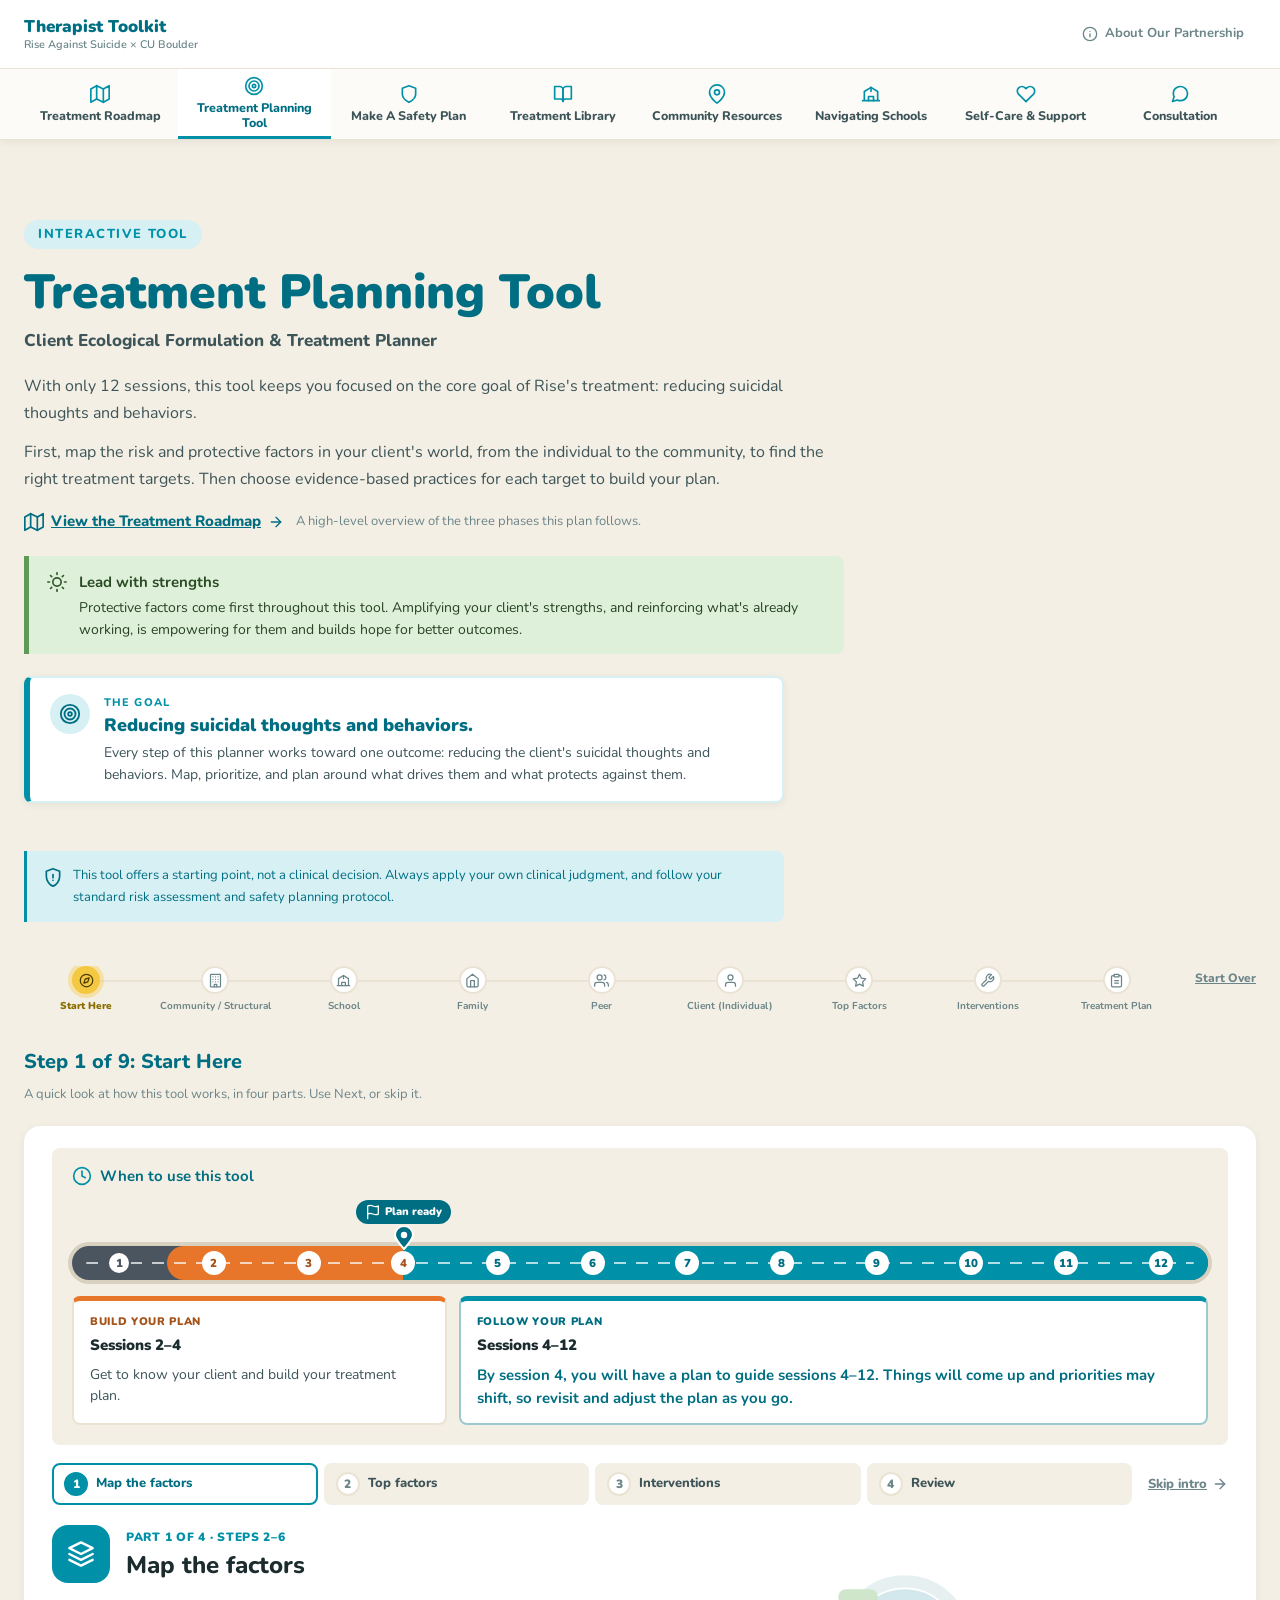
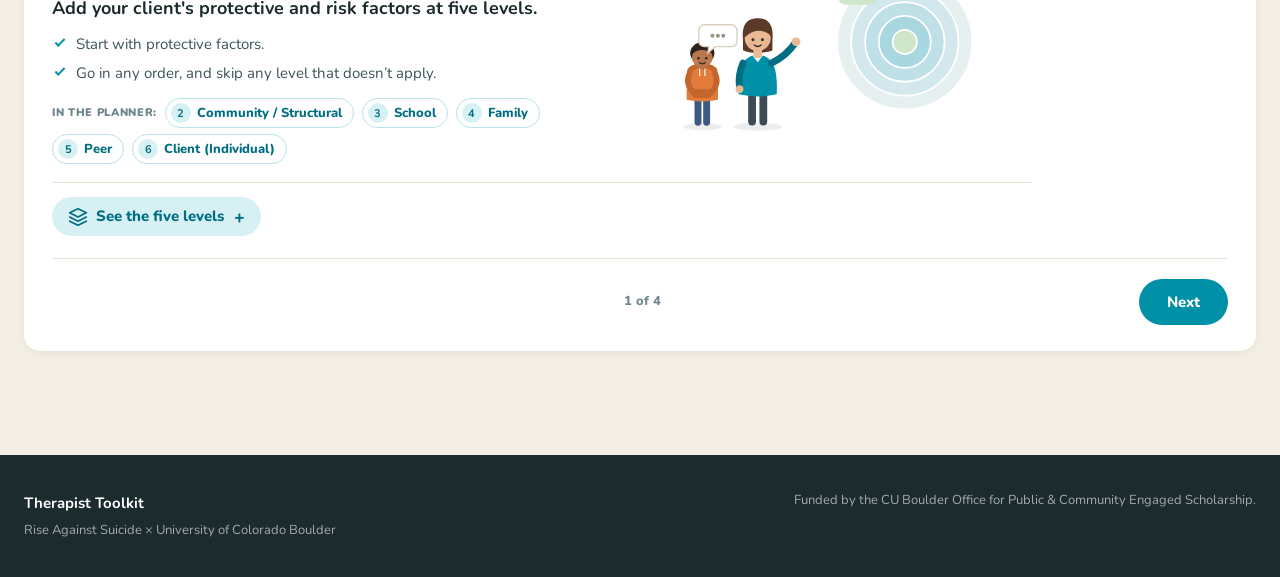
<file: planning-tool.html>
<!DOCTYPE html>
<html lang="en">
<head>
  <meta charset="UTF-8" />
  <meta name="viewport" content="width=device-width, initial-scale=1.0" />
  <title>Treatment Planning Tool | Therapist Toolkit</title>
  <link rel="preconnect" href="https://fonts.googleapis.com" />
  <link rel="preconnect" href="https://fonts.gstatic.com" crossorigin />
  <link href="https://fonts.googleapis.com/css2?family=Nunito:wght@400;600;700;800;900&display=swap" rel="stylesheet" />
  <link rel="stylesheet" href="styles.css?v=99" />
</head>
<body>
<script src="icons.js?v=5"></script>

<!-- SVG SPRITE -->
<svg style="display:none" xmlns="http://www.w3.org/2000/svg">
  <symbol id="i-shield" viewBox="0 0 24 24" fill="none" stroke-width="2" stroke-linecap="round" stroke-linejoin="round">
    <path d="M12 2L4 5v6c0 5.55 3.84 10.74 8 12 4.16-1.26 8-6.45 8-12V5l-8-3z"/>
    <line x1="12" y1="9" x2="12" y2="13"/><line x1="12" y1="16" x2="12.01" y2="16"/>
  </symbol>
  <symbol id="i-plus" viewBox="0 0 24 24" fill="none" stroke-width="2.5" stroke-linecap="round">
    <line x1="12" y1="5" x2="12" y2="19"/><line x1="5" y1="12" x2="19" y2="12"/>
  </symbol>
  <symbol id="i-clipboard" viewBox="0 0 24 24" fill="none" stroke-width="2" stroke-linecap="round" stroke-linejoin="round">
    <path d="M16 4h2a2 2 0 0 1 2 2v14a2 2 0 0 1-2 2H6a2 2 0 0 1-2-2V6a2 2 0 0 1 2-2h2"/>
    <rect x="8" y="2" width="8" height="4" rx="1"/><line x1="9" y1="12" x2="15" y2="12"/><line x1="9" y1="16" x2="15" y2="16"/>
  </symbol>
  <symbol id="i-file-text" viewBox="0 0 24 24" fill="none" stroke-width="2" stroke-linecap="round" stroke-linejoin="round">
    <path d="M14 2H6a2 2 0 0 0-2 2v16a2 2 0 0 0 2 2h12a2 2 0 0 0 2-2V8z"/>
    <polyline points="14 2 14 8 20 8"/><line x1="16" y1="13" x2="8" y2="13"/><line x1="16" y1="17" x2="8" y2="17"/>
  </symbol>
  <symbol id="i-book" viewBox="0 0 24 24" fill="none" stroke-width="2" stroke-linecap="round" stroke-linejoin="round">
    <path d="M2 3h6a4 4 0 0 1 4 4v14a3 3 0 0 0-3-3H2z"/><path d="M22 3h-6a4 4 0 0 0-4 4v14a3 3 0 0 1 3-3h7z"/>
  </symbol>
  <symbol id="i-share-2" viewBox="0 0 24 24" fill="none" stroke-width="2" stroke-linecap="round" stroke-linejoin="round">
    <circle cx="18" cy="5" r="3"/><circle cx="6" cy="12" r="3"/><circle cx="18" cy="19" r="3"/>
    <line x1="8.59" y1="13.51" x2="15.42" y2="17.49"/><line x1="15.41" y1="6.51" x2="8.59" y2="10.49"/>
  </symbol>
  <symbol id="i-map-pin" viewBox="0 0 24 24" fill="none" stroke-width="2" stroke-linecap="round" stroke-linejoin="round">
    <path d="M21 10c0 7-9 13-9 13s-9-6-9-13a9 9 0 0 1 18 0z"/><circle cx="12" cy="10" r="3"/>
  </symbol>
  <symbol id="i-family" viewBox="0 0 24 24" fill="none" stroke-width="2" stroke-linecap="round" stroke-linejoin="round">
    <path d="M17 21v-2a4 4 0 0 0-4-4H5a4 4 0 0 0-4 4v2"/><circle cx="9" cy="7" r="4"/>
    <path d="M23 21v-2a4 4 0 0 0-3-3.87"/><path d="M16 3.13a4 4 0 0 1 0 7.75"/>
  </symbol>
  <symbol id="i-star" viewBox="0 0 24 24" fill="none" stroke-width="2" stroke-linecap="round" stroke-linejoin="round">
    <polygon points="12 2 15.09 8.26 22 9.27 17 14.14 18.18 21.02 12 17.77 5.82 21.02 7 14.14 2 9.27 8.91 8.26 12 2"/>
  </symbol>
  <symbol id="i-school" viewBox="0 0 24 24" fill="none" stroke-width="2" stroke-linecap="round" stroke-linejoin="round">
    <path d="M2 20h20M4 20V9l8-5 8 5v11"/><path d="M9 20v-5h6v5"/><line x1="12" y1="4" x2="12" y2="9"/>
  </symbol>
  <symbol id="i-share-2" viewBox="0 0 24 24" fill="none" stroke-width="2" stroke-linecap="round" stroke-linejoin="round">
    <circle cx="18" cy="5" r="3"/><circle cx="6" cy="12" r="3"/><circle cx="18" cy="19" r="3"/>
    <line x1="8.59" y1="13.51" x2="15.42" y2="17.49"/><line x1="15.41" y1="6.51" x2="8.59" y2="10.49"/>
  </symbol>
  <symbol id="i-arrow-up" viewBox="0 0 24 24" fill="none" stroke-width="2.5" stroke-linecap="round" stroke-linejoin="round">
    <line x1="12" y1="19" x2="12" y2="5"/><polyline points="5 12 12 5 19 12"/>
  </symbol>
  <symbol id="i-arrow-down" viewBox="0 0 24 24" fill="none" stroke-width="2.5" stroke-linecap="round" stroke-linejoin="round">
    <line x1="12" y1="5" x2="12" y2="19"/><polyline points="19 12 12 19 5 12"/>
  </symbol>
  <symbol id="i-arrow-right" viewBox="0 0 24 24" fill="none" stroke-width="2" stroke-linecap="round" stroke-linejoin="round">
    <line x1="5" y1="12" x2="19" y2="12"/><polyline points="12 5 19 12 12 19"/>
  </symbol>
  <symbol id="i-x" viewBox="0 0 24 24" fill="none" stroke-width="2.5" stroke-linecap="round">
    <line x1="18" y1="6" x2="6" y2="18"/><line x1="6" y1="6" x2="18" y2="18"/>
  </symbol>
  <symbol id="i-menu" viewBox="0 0 24 24" fill="none" stroke-width="2" stroke-linecap="round">
    <line x1="3" y1="6" x2="21" y2="6"/><line x1="3" y1="12" x2="21" y2="12"/><line x1="3" y1="18" x2="21" y2="18"/>
  </symbol>
</svg>

<!-- SCROLL PROGRESS -->
<div class="scroll-progress" id="scrollProgress"></div>

<!-- NAV -->
<header class="nav" id="mainNav">
  <div class="nav-inner">
    <a class="nav-logo" href="index.html">
      <span class="logo-rise">Therapist Toolkit</span>
      <span class="logo-sub">Rise Against Suicide × CU Boulder</span>
    </a>
    <a href="about.html" class="nav-about"><svg class="icon" aria-hidden="true"><use href="#ic-info"/></svg><span>About Our Partnership</span></a>
    <button class="nav-hamburger" aria-label="Open menu" id="hamburgerBtn">
      <svg class="icon"><use href="#i-menu"/></svg>
    </button>
  </div>
  <nav class="nav-tools" aria-label="Toolkit tools">
    <div class="nav-tools-inner">
      <a href="roadmap.html" class="nav-tool"><svg class="icon" aria-hidden="true"><use href="#ic-map"/></svg><span>Treatment Roadmap</span></a>
      <a href="planning-tool.html" class="nav-tool active" aria-current="page"><svg class="icon" aria-hidden="true"><use href="#ic-target"/></svg><span>Treatment Planning Tool</span></a>
      <a href="safety-plan.html" class="nav-tool"><svg class="icon" aria-hidden="true"><use href="#ic-shield"/></svg><span>Make A Safety Plan</span></a>
      <a href="resource-library.html" class="nav-tool"><svg class="icon" aria-hidden="true"><use href="#ic-book-open"/></svg><span>Treatment Library</span></a>
      <a href="find-referral.html" class="nav-tool"><svg class="icon" aria-hidden="true"><use href="#ic-map-pin"/></svg><span>Community Resources</span></a>
      <a href="schools.html" class="nav-tool"><svg class="icon" aria-hidden="true"><use href="#ic-school"/></svg><span>Navigating Schools</span></a>
      <a href="self-care.html" class="nav-tool"><svg class="icon" aria-hidden="true"><use href="#ic-heart"/></svg><span>Self-Care &amp; Support</span></a>
      <a href="consultation.html" class="nav-tool"><svg class="icon" aria-hidden="true"><use href="#ic-message"/></svg><span>Consultation</span></a>
    </div>
  </nav>
  <div class="nav-mobile" id="navMobile">
    <span class="nav-mobile-label">Toolkit tools</span>
    <a href="roadmap.html"><svg class="icon" aria-hidden="true"><use href="#ic-map"/></svg><span>Treatment Roadmap</span></a>
    <a href="planning-tool.html" class="active" aria-current="page"><svg class="icon" aria-hidden="true"><use href="#ic-target"/></svg><span>Treatment Planning Tool</span></a>
    <a href="safety-plan.html"><svg class="icon" aria-hidden="true"><use href="#ic-shield"/></svg><span>Make A Safety Plan</span></a>
    <a href="resource-library.html"><svg class="icon" aria-hidden="true"><use href="#ic-book-open"/></svg><span>Treatment Library</span></a>
    <a href="find-referral.html"><svg class="icon" aria-hidden="true"><use href="#ic-map-pin"/></svg><span>Community Resources</span></a>
    <a href="schools.html"><svg class="icon" aria-hidden="true"><use href="#ic-school"/></svg><span>Navigating Schools</span></a>
    <a href="self-care.html"><svg class="icon" aria-hidden="true"><use href="#ic-heart"/></svg><span>Self-Care &amp; Support</span></a>
    <a href="consultation.html"><svg class="icon" aria-hidden="true"><use href="#ic-message"/></svg><span>Consultation</span></a>
    <a href="about.html" class="nav-mobile-about"><svg class="icon" aria-hidden="true"><use href="#ic-info"/></svg><span>About Our Partnership</span></a>
  </div>
</header>

<!-- PAGE HEADER -->
<section class="planner-header" id="top">
  <div class="section-inner">
    <div class="section-label" data-fade id="plannerLabel"></div>
    <h1 data-fade data-delay="1" id="plannerHeading"></h1>
    <p class="planner-subheading" data-fade data-delay="1" id="plannerSubheading"></p>
    <div class="planner-intro" data-fade data-delay="2" id="plannerIntro"></div>
    <!-- Back to the high-level overview on its own tab -->
    <p class="planner-roadmap-link" data-fade data-delay="2" id="plannerRoadmapLink"></p>
    <!-- Lead with strengths: protective factors come first throughout the tool -->
    <div class="planner-strengths" data-fade data-delay="2" id="plannerStrengths" hidden></div>
    <div class="goal-banner" data-goal-banner="planner" hidden></div>
  </div>
</section>

<!-- PLANNER -->
<section class="planner" id="planner">
  <div class="section-inner">
    <div class="planner-disclaimer" id="plannerDisclaimer"></div>

    <div class="planner-stepper-row">
      <div class="planner-stepper" id="plannerStepper"></div>
      <button type="button" class="planner-restart-link" id="plannerRestartLink"></button>
    </div>
    <!-- Shown on the five level steps: they can be done in any order -->
    <p class="planner-order-note" id="plannerOrderNote" hidden></p>

    <div class="planner-step-header" id="plannerStepHeader">
      <h3 id="plannerStepTitle"></h3>
      <!-- The level's definition (same text as on Start Here) on its own step -->
      <p class="planner-step-definition" id="plannerStepDefinition" hidden></p>
      <p id="plannerStepHint"></p>
      <p class="planner-step-goal" id="plannerStepGoal"></p>
    </div>

    <!-- Only shown on Review — an at-a-glance Phase 1/2/3 strip. All three
         cards look the same until hovered/focused or clicked; clicking one
         jumps to that phase's section below (see initPhaseStripNav). -->
    <div class="planner-phase-strip" id="plannerPriorityStrip" hidden></div>

    <!-- STEP 1: START HERE — orientation to the tool, the five levels, and the ecosystem -->
    <div class="planner-orient" id="plannerOrientationSection" hidden></div>

    <div class="planner-layout" id="plannerLayout">
      <div class="planner-col planner-col-protective">
        <h3 class="planner-col-heading planner-col-heading-protective" id="plannerProtectiveLabel"></h3>
        <div class="planner-rows" id="plannerProtectiveRows"></div>
      </div>
      <div class="planner-col planner-col-risk">
        <h3 class="planner-col-heading planner-col-heading-risk" id="plannerRiskLabel"></h3>
        <div class="planner-rows" id="plannerRiskRows"></div>
      </div>
    </div>

    <!-- Only shown on Review — the step header above already covers steps 1–7,
         and the map/factors below belong conceptually under Phase 1. -->
    <div class="planner-review-phase-head planner-review-phase-head-1" id="plannerReviewPhase1Head" hidden>
      <span class="planner-review-phase-num">1</span>
      <span class="planner-review-phase-icon" aria-hidden="true"><svg class="icon"><use href="#ic-search"/></svg></span>
      <div>
        <h3 id="plannerPhase1Title"></h3>
        <span class="planner-review-phase-sessions" id="plannerPhase1Sessions"></span>
        <p class="planner-review-phase-goal" id="plannerPhase1Goal"></p>
      </div>
    </div>

    <!-- Single self-contained SVG: rings, labels, pills, and connector lines are
         all computed in one viewBox so the whole map scales as one unit and
         reuses identically for the printed/downloaded plan. -->
    <div class="planner-ecomap-wrap" id="plannerEcoMapWrap">
      <div class="planner-ecomap-titles">
        <span class="planner-ecomap-title planner-ecomap-title-protective" id="plannerEcoMapProtectiveTitle"></span>
        <span class="planner-ecomap-title planner-ecomap-title-risk" id="plannerEcoMapRiskTitle"></span>
      </div>
      <div id="plannerEcoMap"></div>
    </div>

    <!-- STEP 6: TOP CONTRIBUTORS — drag/click the top protective + top risk factors (protective first) -->
    <div class="planner-topfactors" id="plannerTopFactorsSection" hidden>
      <div class="planner-topfactors-pool">
        <div class="planner-pool-col">
          <h4 class="planner-pool-heading planner-col-heading-protective">All Protective Factors</h4>
          <div class="planner-pool" id="plannerProtectivePool"></div>
        </div>
        <div class="planner-pool-col">
          <h4 class="planner-pool-heading planner-col-heading-risk">All Risk Factors</h4>
          <div class="planner-pool" id="plannerRiskPool"></div>
        </div>
      </div>
      <div class="planner-topfactors-slots">
        <div class="planner-slots-col">
          <h4 class="planner-pool-heading planner-col-heading-protective">Top Protective Factors</h4>
          <div class="planner-slots" id="plannerProtectiveSlots" data-valence="protective"></div>
        </div>
        <div class="planner-slots-col">
          <h4 class="planner-pool-heading planner-col-heading-risk">Top Risk Factors</h4>
          <div class="planner-slots" id="plannerRiskSlots" data-valence="risk"></div>
        </div>
      </div>
    </div>

    <!-- STEP 7: PHASE 2 — SELECT INTERVENTION — each top factor gets its own
         intervention picker (dropdown + write-in), so every factor ends up
         with at least one assigned strategy/practice (multiple allowed) -->
    <div class="intervention-step" id="plannerResourcePlanSection" hidden>
      <!-- Opens in a new tab so the plan in progress isn't lost -->
      <p class="planner-library-link" id="plannerLibraryLink"></p>
      <div id="interventionFactorsList" class="intervention-factors-list"></div>
    </div>

    <div class="planner-step-nav" id="plannerStepNav">
      <button class="btn btn-outline" id="plannerBackBtn"></button>
      <button class="btn btn-primary" id="plannerNextBtn"></button>
    </div>

    <p class="planner-empty-state" id="plannerEmptyState"></p>

    <div class="planner-output" id="plannerOutput" hidden>
      <div class="planner-output-block" id="plannerOutputTopPlan"></div>
      <div class="planner-phase-comment" id="plannerPhase1Comment">
        <label for="plannerPhase1CommentInput" id="plannerPhase1CommentLabel"></label>
        <textarea id="plannerPhase1CommentInput" class="planner-phase-comment-input" data-phase-index="0" rows="3"></textarea>
      </div>

      <div class="planner-review-phase-head planner-review-phase-head-2" id="plannerReviewPhase2Head">
        <span class="planner-review-phase-num">2</span>
      <span class="planner-review-phase-icon" aria-hidden="true"><svg class="icon"><use href="#ic-tool"/></svg></span>
        <div>
          <h3 id="plannerPhase2Title"></h3>
          <span class="planner-review-phase-sessions" id="plannerPhase2Sessions"></span>
        <p class="planner-review-phase-goal" id="plannerPhase2Goal"></p>
        </div>
      </div>
      <div class="planner-output-block" id="plannerOutputInterventions"></div>
      <p class="sr-only" id="plannerReorderAnnounce" aria-live="polite"></p>
      <div class="planner-extension" id="plannerPhase2Extension"></div>
      <div class="planner-phase-comment" id="plannerPhase2Comment">
        <label for="plannerPhase2CommentInput" id="plannerPhase2CommentLabel"></label>
        <textarea id="plannerPhase2CommentInput" class="planner-phase-comment-input" data-phase-index="1" rows="3"></textarea>
      </div>

      <div class="planner-review-phase-head planner-review-phase-head-3" id="plannerReviewPhase3Head">
        <span class="planner-review-phase-num">3</span>
      <span class="planner-review-phase-icon" aria-hidden="true"><svg class="icon"><use href="#ic-flag"/></svg></span>
        <div>
          <h3 id="plannerPhase3Title"></h3>
          <span class="planner-review-phase-sessions" id="plannerPhase3Sessions"></span>
        <p class="planner-review-phase-goal" id="plannerPhase3Goal"></p>
        </div>
      </div>
      <div class="planner-output-block planner-checklist" id="plannerPhase3Checklist"></div>
      <div class="planner-extension planner-extension-3" id="plannerPhase3Extension"></div>
      <div class="planner-phase-comment" id="plannerPhase3Comment">
        <label for="plannerPhase3CommentInput" id="plannerPhase3CommentLabel"></label>
        <textarea id="plannerPhase3CommentInput" class="planner-phase-comment-input" data-phase-index="2" rows="3"></textarea>
      </div>
      <div class="planner-output-block">
        <div class="planner-actions" id="plannerActions" hidden>
          <button class="btn btn-primary planner-download-btn" id="plannerDownloadBtn" hidden></button>
          <a class="btn btn-outline planner-email-btn" id="plannerEmailBtn" href="#" hidden></a>
        </div>
        <p class="planner-download-hint" id="plannerDownloadHint" hidden></p>
        <p class="planner-email-hint" id="plannerEmailHint" hidden></p>
      </div>
      <div class="planner-output-block" id="plannerOutputMore"></div>
    </div>
  </div>

  <div class="planner-print-sheet" id="plannerPrintSheet"></div>
</section>

<!-- FOOTER -->
<footer class="footer">
  <div class="footer-inner">
    <div class="footer-left" id="footerLeft"></div>
    <div class="footer-right" id="footerRight"></div>
  </div>
</footer>

<script src="content-loader.js?v=4"></script>
<script src="characters.js?v=2"></script>
<script src="planner.js?v=92"></script>
<script src="goal-banner.js?v=3"></script>
<script src="nav-labels.js?v=1"></script>
</body>
</html>
</file>
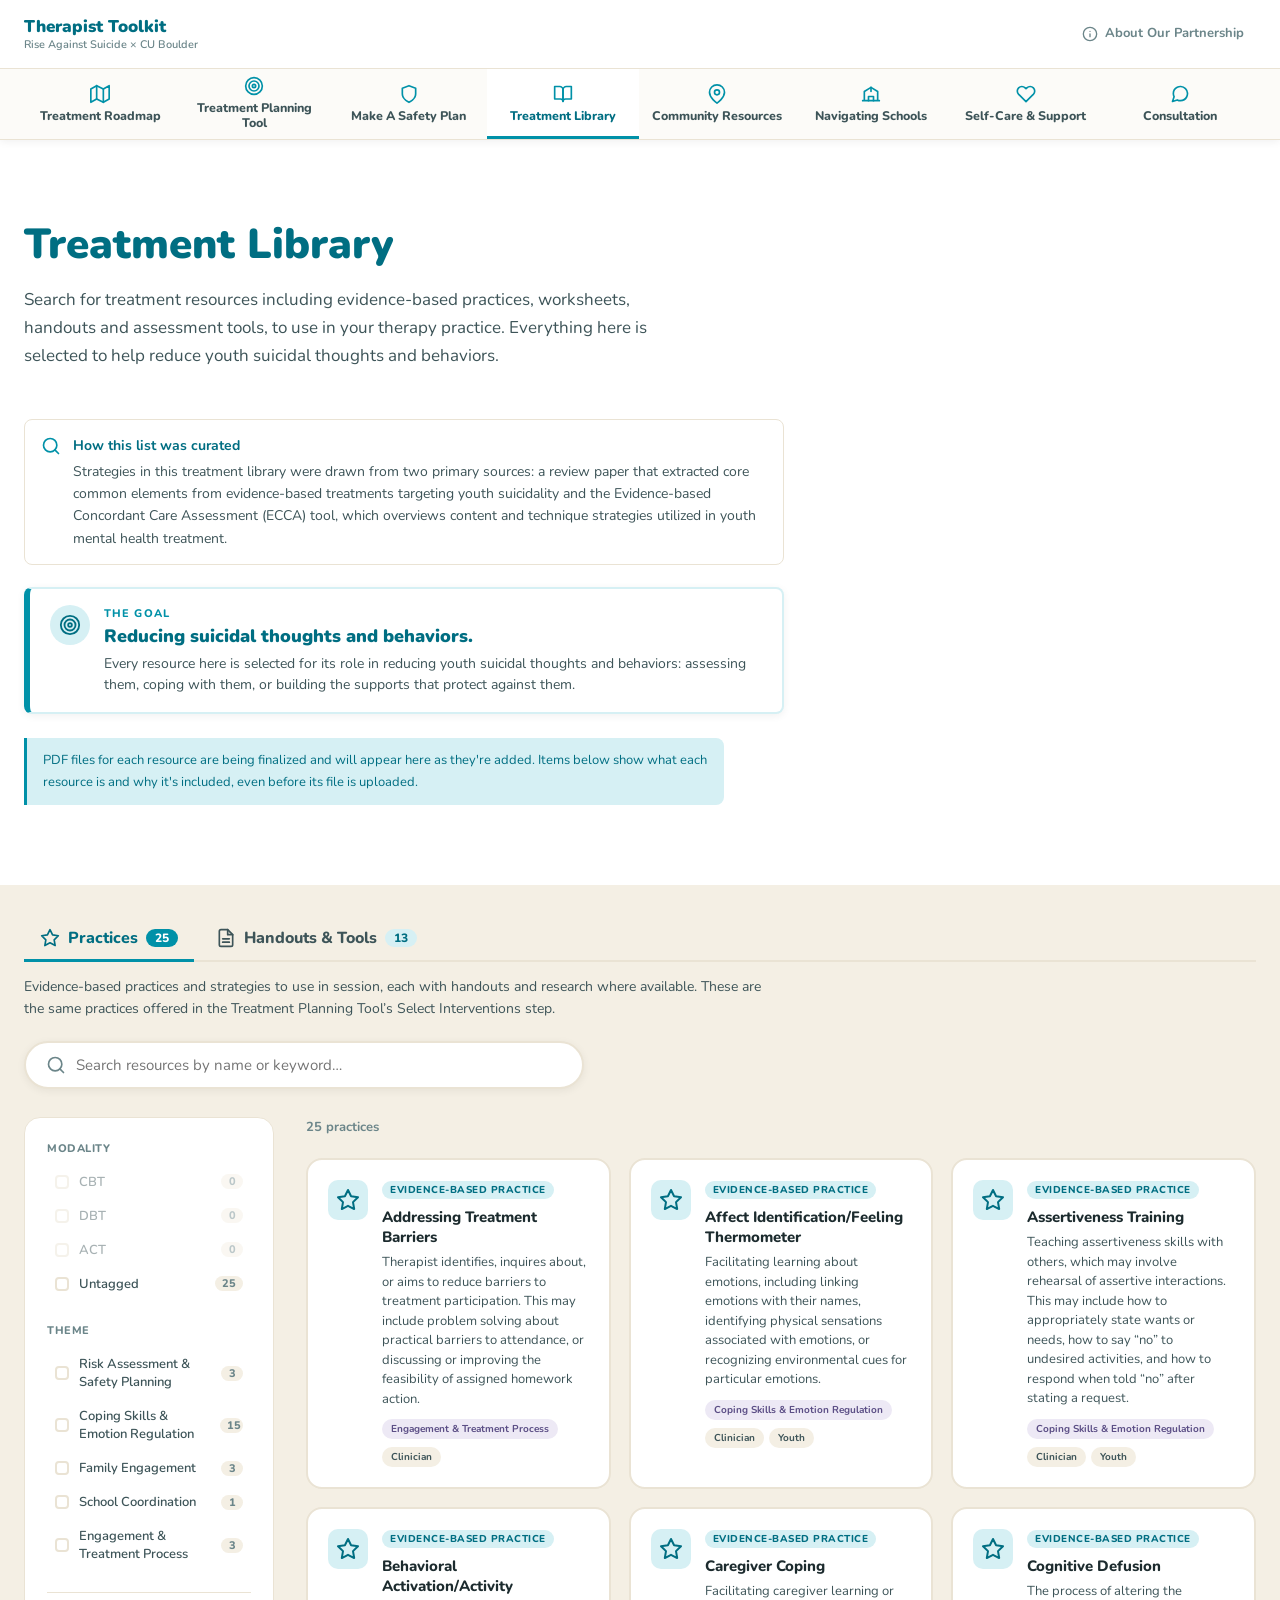
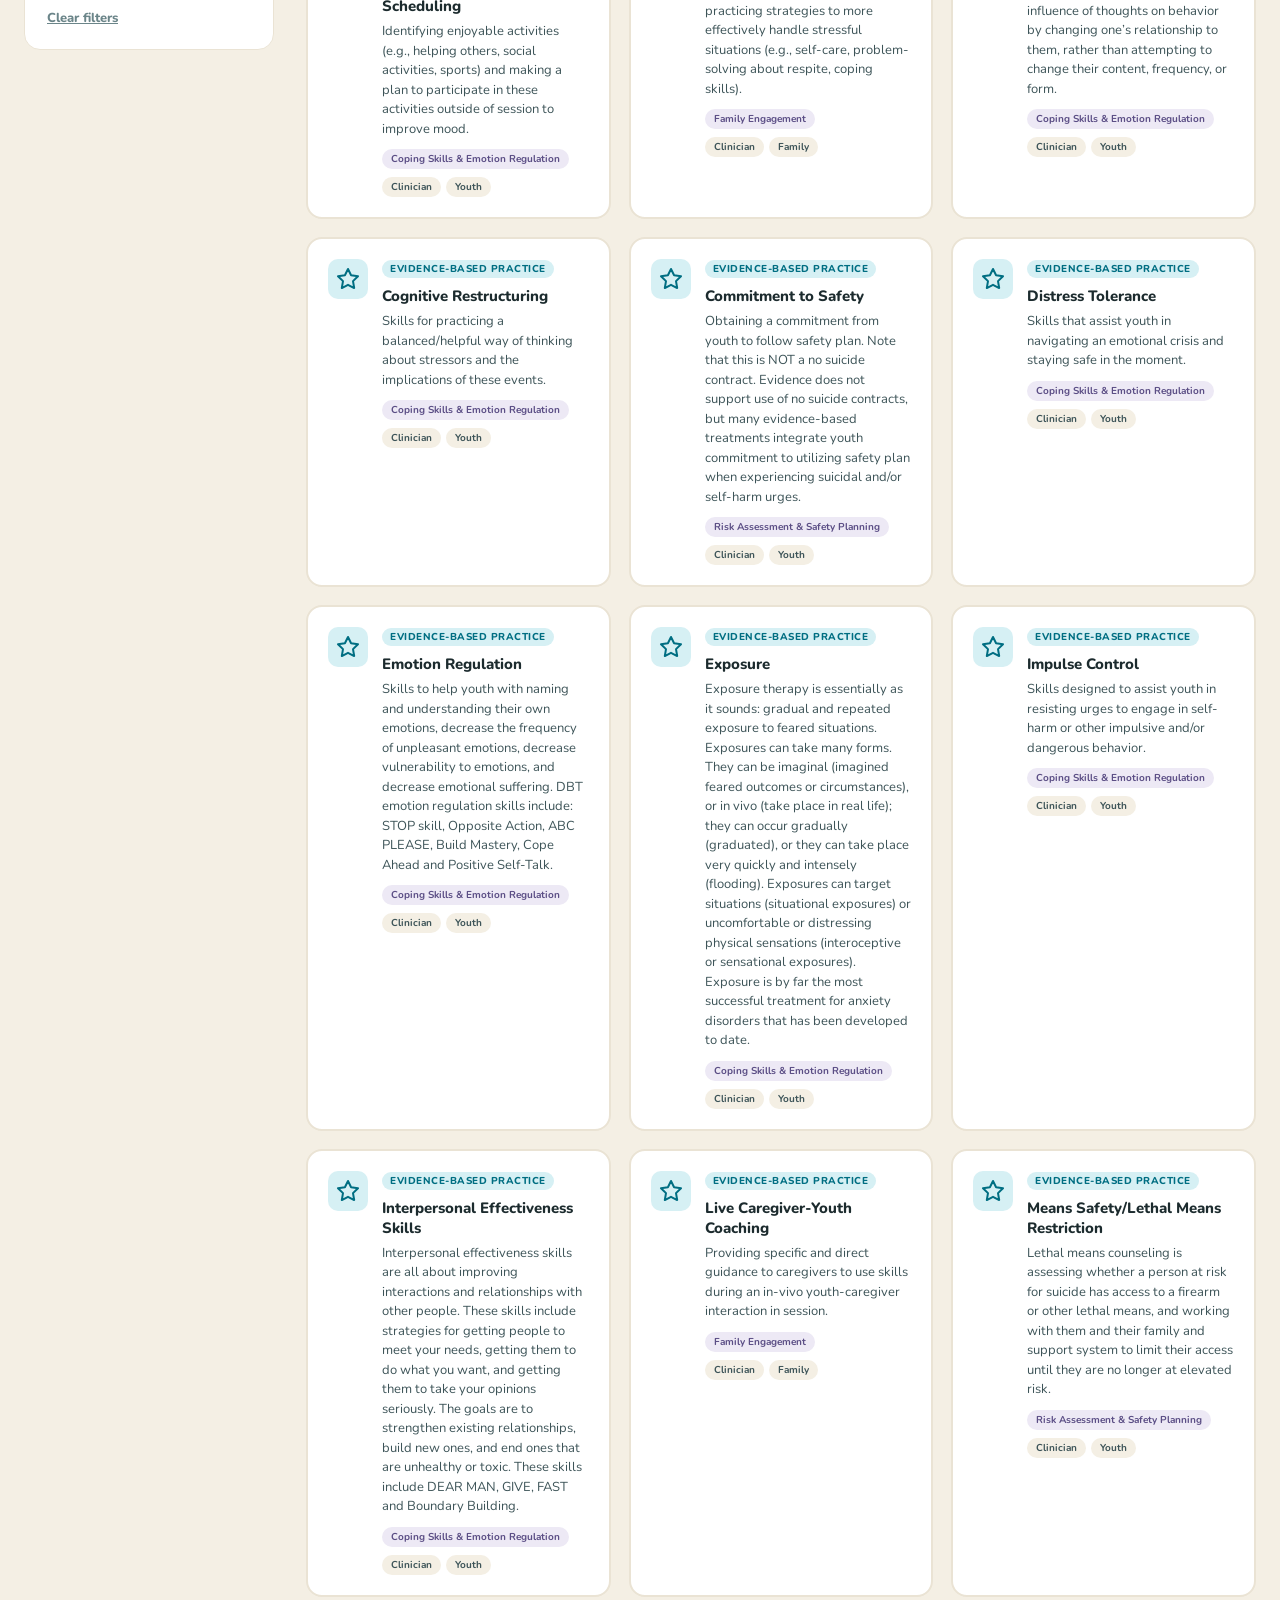
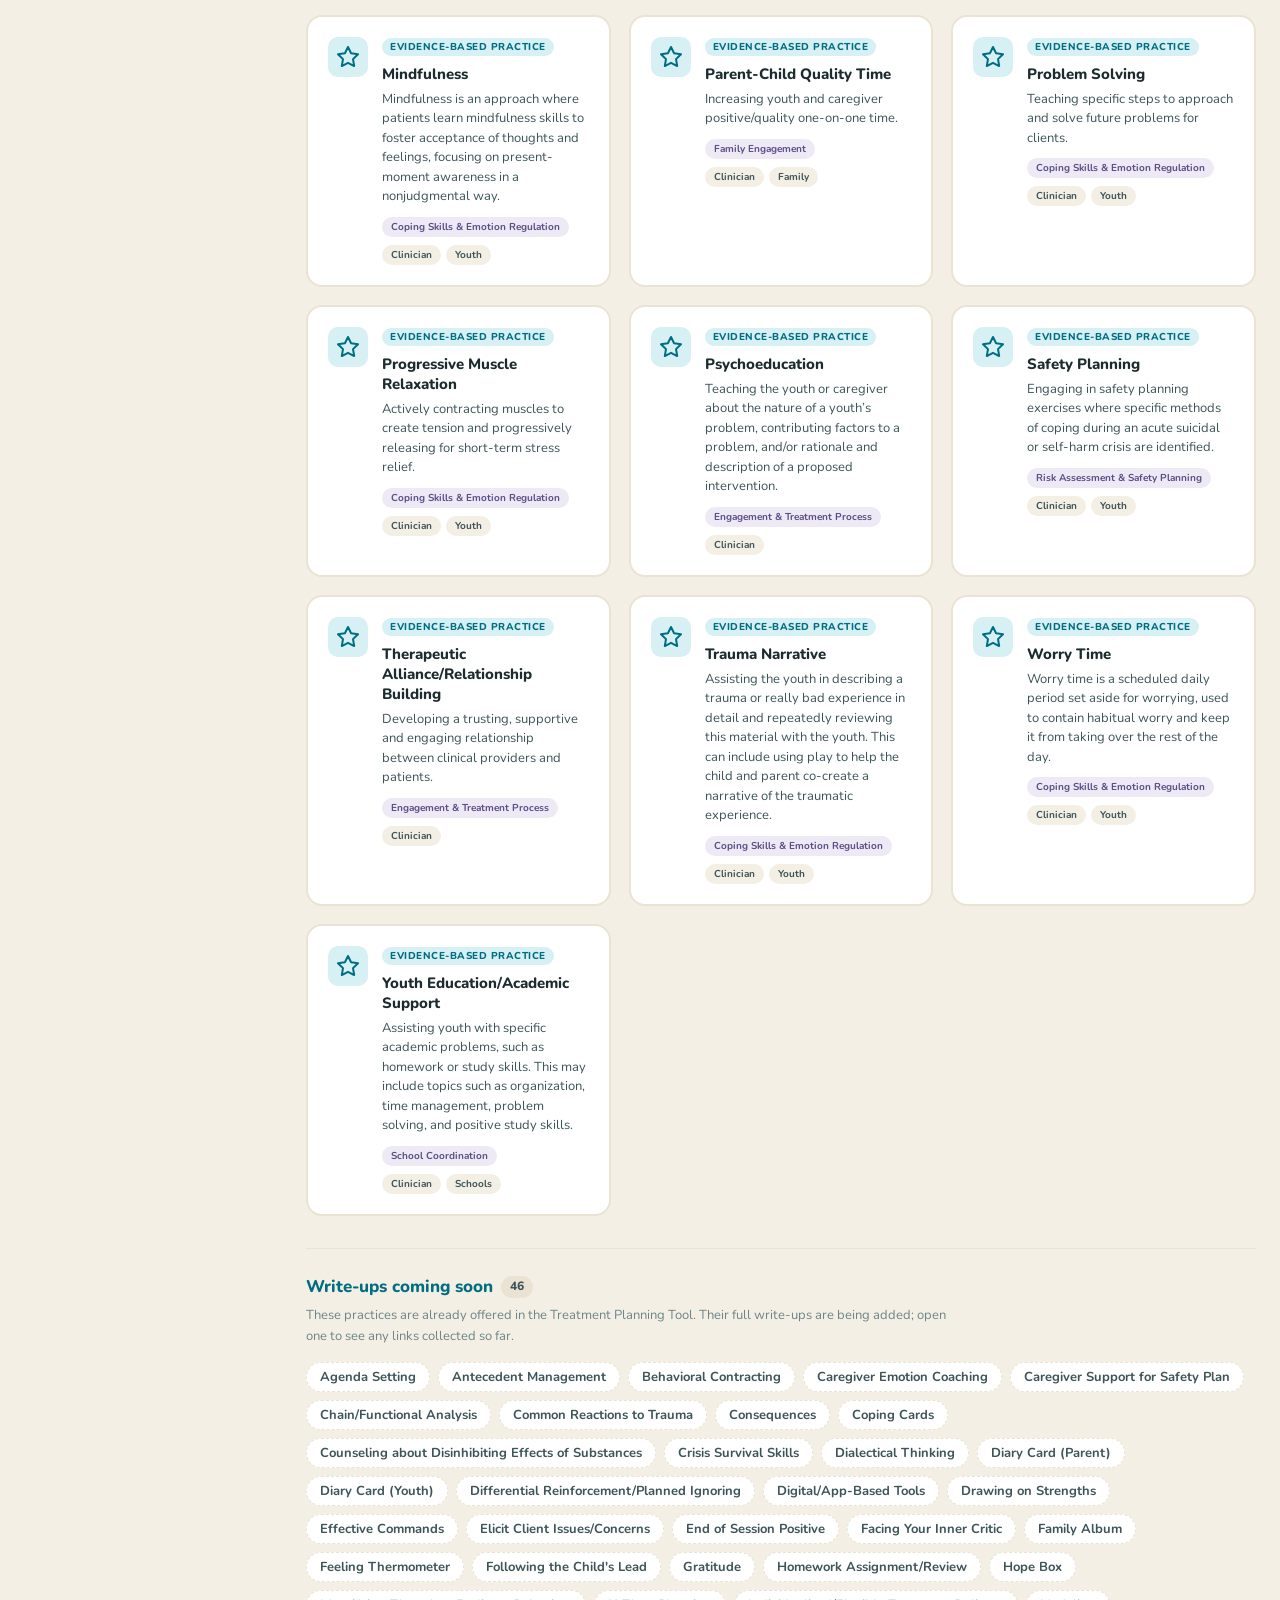
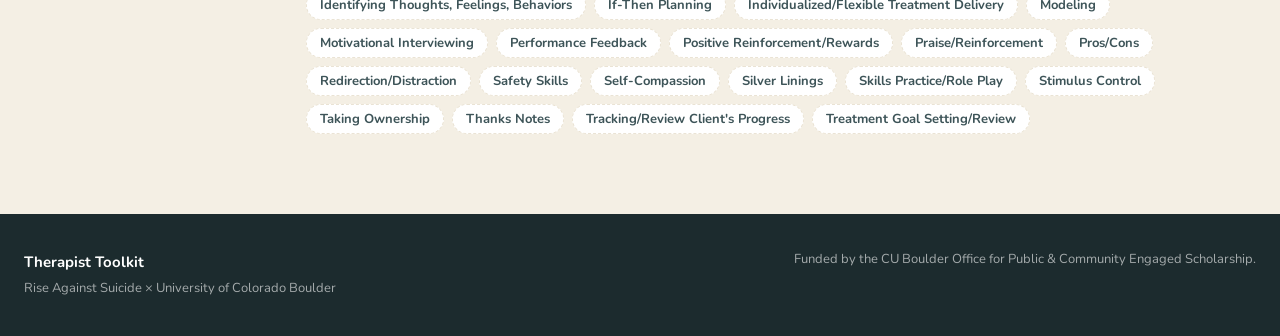
<file: resource-library.html>
<!DOCTYPE html>
<html lang="en">
<head>
  <meta charset="UTF-8" />
  <meta name="viewport" content="width=device-width, initial-scale=1.0" />
  <title>Treatment Library | Therapist Toolkit</title>
  <link rel="preconnect" href="https://fonts.googleapis.com" />
  <link rel="preconnect" href="https://fonts.gstatic.com" crossorigin />
  <link href="https://fonts.googleapis.com/css2?family=Nunito:wght@400;600;700;800;900&display=swap" rel="stylesheet" />
  <link rel="stylesheet" href="styles.css?v=99" />
</head>
<body>
<script src="icons.js?v=5"></script>

<!-- SVG SPRITE -->
<svg style="display:none" xmlns="http://www.w3.org/2000/svg">
  <symbol id="i-clipboard" viewBox="0 0 24 24" fill="none" stroke-width="2" stroke-linecap="round" stroke-linejoin="round">
    <path d="M16 4h2a2 2 0 0 1 2 2v14a2 2 0 0 1-2 2H6a2 2 0 0 1-2-2V6a2 2 0 0 1 2-2h2"/>
    <rect x="8" y="2" width="8" height="4" rx="1"/><line x1="9" y1="12" x2="15" y2="12"/><line x1="9" y1="16" x2="15" y2="16"/>
  </symbol>
  <symbol id="i-map-pin" viewBox="0 0 24 24" fill="none" stroke-width="2" stroke-linecap="round" stroke-linejoin="round">
    <path d="M21 10c0 7-9 13-9 13s-9-6-9-13a9 9 0 0 1 18 0z"/><circle cx="12" cy="10" r="3"/>
  </symbol>
  <symbol id="i-family" viewBox="0 0 24 24" fill="none" stroke-width="2" stroke-linecap="round" stroke-linejoin="round">
    <path d="M17 21v-2a4 4 0 0 0-4-4H5a4 4 0 0 0-4 4v2"/><circle cx="9" cy="7" r="4"/>
    <path d="M23 21v-2a4 4 0 0 0-3-3.87"/><path d="M16 3.13a4 4 0 0 1 0 7.75"/>
  </symbol>
  <symbol id="i-star" viewBox="0 0 24 24" fill="none" stroke-width="2" stroke-linecap="round" stroke-linejoin="round">
    <polygon points="12 2 15.09 8.26 22 9.27 17 14.14 18.18 21.02 12 17.77 5.82 21.02 7 14.14 2 9.27 8.91 8.26 12 2"/>
  </symbol>
  <symbol id="i-school" viewBox="0 0 24 24" fill="none" stroke-width="2" stroke-linecap="round" stroke-linejoin="round">
    <path d="M2 20h20M4 20V9l8-5 8 5v11"/><path d="M9 20v-5h6v5"/><line x1="12" y1="4" x2="12" y2="9"/>
  </symbol>
  <symbol id="i-file-text" viewBox="0 0 24 24" fill="none" stroke-width="2" stroke-linecap="round" stroke-linejoin="round">
    <path d="M14 2H6a2 2 0 0 0-2 2v16a2 2 0 0 0 2 2h12a2 2 0 0 0 2-2V8z"/>
    <polyline points="14 2 14 8 20 8"/><line x1="16" y1="13" x2="8" y2="13"/><line x1="16" y1="17" x2="8" y2="17"/>
  </symbol>
  <symbol id="i-book" viewBox="0 0 24 24" fill="none" stroke-width="2" stroke-linecap="round" stroke-linejoin="round">
    <path d="M2 3h6a4 4 0 0 1 4 4v14a3 3 0 0 0-3-3H2z"/><path d="M22 3h-6a4 4 0 0 0-4 4v14a3 3 0 0 1 3-3h7z"/>
  </symbol>
  <symbol id="i-share-2" viewBox="0 0 24 24" fill="none" stroke-width="2" stroke-linecap="round" stroke-linejoin="round">
    <circle cx="18" cy="5" r="3"/><circle cx="6" cy="12" r="3"/><circle cx="18" cy="19" r="3"/>
    <line x1="8.59" y1="13.51" x2="15.42" y2="17.49"/><line x1="15.41" y1="6.51" x2="8.59" y2="10.49"/>
  </symbol>
  <symbol id="i-search" viewBox="0 0 24 24" fill="none" stroke-width="2" stroke-linecap="round" stroke-linejoin="round">
    <circle cx="11" cy="11" r="8"/><line x1="21" y1="21" x2="16.65" y2="16.65"/>
  </symbol>
  <symbol id="i-download" viewBox="0 0 24 24" fill="none" stroke-width="2" stroke-linecap="round" stroke-linejoin="round">
    <path d="M21 15v4a2 2 0 0 1-2 2H5a2 2 0 0 1-2-2v-4"/><polyline points="7 10 12 15 17 10"/><line x1="12" y1="15" x2="12" y2="3"/>
  </symbol>
  <symbol id="i-arrow-right" viewBox="0 0 24 24" fill="none" stroke-width="2" stroke-linecap="round" stroke-linejoin="round">
    <line x1="5" y1="12" x2="19" y2="12"/><polyline points="12 5 19 12 12 19"/>
  </symbol>
  <symbol id="i-menu" viewBox="0 0 24 24" fill="none" stroke-width="2" stroke-linecap="round">
    <line x1="3" y1="6" x2="21" y2="6"/><line x1="3" y1="12" x2="21" y2="12"/><line x1="3" y1="18" x2="21" y2="18"/>
  </symbol>
  <symbol id="i-x" viewBox="0 0 24 24" fill="none" stroke-width="2.5" stroke-linecap="round">
    <line x1="18" y1="6" x2="6" y2="18"/><line x1="6" y1="6" x2="18" y2="18"/>
  </symbol>
</svg>

<!-- NAV -->
<header class="nav" id="mainNav">
  <div class="nav-inner">
    <a class="nav-logo" href="index.html">
      <span class="logo-rise">Therapist Toolkit</span>
      <span class="logo-sub">Rise Against Suicide × CU Boulder</span>
    </a>
    <a href="about.html" class="nav-about"><svg class="icon" aria-hidden="true"><use href="#ic-info"/></svg><span>About Our Partnership</span></a>
    <button class="nav-hamburger" aria-label="Open menu" id="hamburgerBtn">
      <svg class="icon"><use href="#i-menu"/></svg>
    </button>
  </div>
  <nav class="nav-tools" aria-label="Toolkit tools">
    <div class="nav-tools-inner">
      <a href="roadmap.html" class="nav-tool"><svg class="icon" aria-hidden="true"><use href="#ic-map"/></svg><span>Treatment Roadmap</span></a>
      <a href="planning-tool.html" class="nav-tool"><svg class="icon" aria-hidden="true"><use href="#ic-target"/></svg><span>Treatment Planning Tool</span></a>
      <a href="safety-plan.html" class="nav-tool"><svg class="icon" aria-hidden="true"><use href="#ic-shield"/></svg><span>Make A Safety Plan</span></a>
      <a href="resource-library.html" class="nav-tool active" aria-current="page"><svg class="icon" aria-hidden="true"><use href="#ic-book-open"/></svg><span>Treatment Library</span></a>
      <a href="find-referral.html" class="nav-tool"><svg class="icon" aria-hidden="true"><use href="#ic-map-pin"/></svg><span>Community Resources</span></a>
      <a href="schools.html" class="nav-tool"><svg class="icon" aria-hidden="true"><use href="#ic-school"/></svg><span>Navigating Schools</span></a>
      <a href="self-care.html" class="nav-tool"><svg class="icon" aria-hidden="true"><use href="#ic-heart"/></svg><span>Self-Care &amp; Support</span></a>
      <a href="consultation.html" class="nav-tool"><svg class="icon" aria-hidden="true"><use href="#ic-message"/></svg><span>Consultation</span></a>
    </div>
  </nav>
  <div class="nav-mobile" id="navMobile">
    <span class="nav-mobile-label">Toolkit tools</span>
    <a href="roadmap.html"><svg class="icon" aria-hidden="true"><use href="#ic-map"/></svg><span>Treatment Roadmap</span></a>
    <a href="planning-tool.html"><svg class="icon" aria-hidden="true"><use href="#ic-target"/></svg><span>Treatment Planning Tool</span></a>
    <a href="safety-plan.html"><svg class="icon" aria-hidden="true"><use href="#ic-shield"/></svg><span>Make A Safety Plan</span></a>
    <a href="resource-library.html" class="active" aria-current="page"><svg class="icon" aria-hidden="true"><use href="#ic-book-open"/></svg><span>Treatment Library</span></a>
    <a href="find-referral.html"><svg class="icon" aria-hidden="true"><use href="#ic-map-pin"/></svg><span>Community Resources</span></a>
    <a href="schools.html"><svg class="icon" aria-hidden="true"><use href="#ic-school"/></svg><span>Navigating Schools</span></a>
    <a href="self-care.html"><svg class="icon" aria-hidden="true"><use href="#ic-heart"/></svg><span>Self-Care &amp; Support</span></a>
    <a href="consultation.html"><svg class="icon" aria-hidden="true"><use href="#ic-message"/></svg><span>Consultation</span></a>
    <a href="about.html" class="nav-mobile-about"><svg class="icon" aria-hidden="true"><use href="#ic-info"/></svg><span>About Our Partnership</span></a>
  </div>
</header>

<!-- LIBRARY HEADER -->
<section class="reslib-hero">
  <div class="section-inner">
    <h1 id="reslibHeading"></h1>
    <p class="section-intro" id="reslibSub"></p>
    <!-- "How this list was curated" (DRAFT text for the CU team to finalize;
         edited in the CMS under Treatment Library → Page Intro → Curation) -->
    <div class="reslib-curation" id="reslibCuration" hidden></div>
    <div class="goal-banner" data-goal-banner="library" hidden></div>
    <p class="reslib-pdf-notice" id="reslibPdfNotice"></p>
  </div>
</section>

<!-- SEARCH + FILTERS + RESULTS -->
<section class="reslib-main">
  <div class="section-inner">
    <!-- Two tabs: practices you use in session vs. handouts & tools you give out -->
    <div class="reslib-tabs" role="tablist" id="reslibTabs"></div>
    <p class="reslib-tab-intro" id="reslibTabIntro"></p>

    <div class="reslib-search">
      <svg class="icon-sm"><use href="#i-search"/></svg>
      <input type="text" id="reslibSearch" />
    </div>

    <!-- Phones: the filters collapse behind this button -->
    <button type="button" class="reslib-filter-toggle" id="reslibFilterToggle" aria-expanded="false" aria-controls="reslibSidebar">
      <svg class="icon-sm" aria-hidden="true"><use href="#ic-filter"/></svg>
      <span>Filters</span><span class="reslib-filter-toggle-count" id="reslibFilterCount"></span>
    </button>

    <div class="reslib-layout">
      <aside class="reslib-sidebar" id="reslibSidebar" aria-label="Filters">
        <div id="reslibFilters"></div>
        <button type="button" class="reslib-clear" id="reslibClearBtn"></button>
      </aside>

      <div class="reslib-results" role="tabpanel" id="reslibPanel">
        <p class="reslib-count" id="reslibCount" aria-live="polite"></p>
        <div class="reslib-grid" id="reslibGrid"></div>
        <p class="reslib-empty" id="reslibEmpty" hidden></p>
        <div class="reslib-coming" id="reslibComing" hidden></div>
      </div>
    </div>
  </div>
</section>

<!-- FOOTER -->
<footer class="footer">
  <div class="footer-inner">
    <div class="footer-left">
      <strong>Therapist Toolkit</strong>
      <span>Rise Against Suicide × University of Colorado Boulder</span>
    </div>
    <div class="footer-right">
      <p>Funded by the CU Boulder Office for Public &amp; Community Engaged Scholarship.</p>
    </div>
  </div>
</footer>

<!-- DETAIL MODAL -->
<div class="reslib-modal-backdrop" id="reslibModalBackdrop" hidden>
  <div class="reslib-modal" role="dialog" aria-modal="true" aria-labelledby="reslibModalTitle">
    <button class="reslib-modal-close" id="reslibModalClose" aria-label="Close">
      <svg class="icon"><use href="#i-x"/></svg>
    </button>
    <div id="reslibModalBody"></div>
  </div>
</div>

<script src="resource-library.js?v=9"></script>
<script src="goal-banner.js?v=3"></script>
<script src="nav-labels.js?v=1"></script>
</body>
</html>
</file>
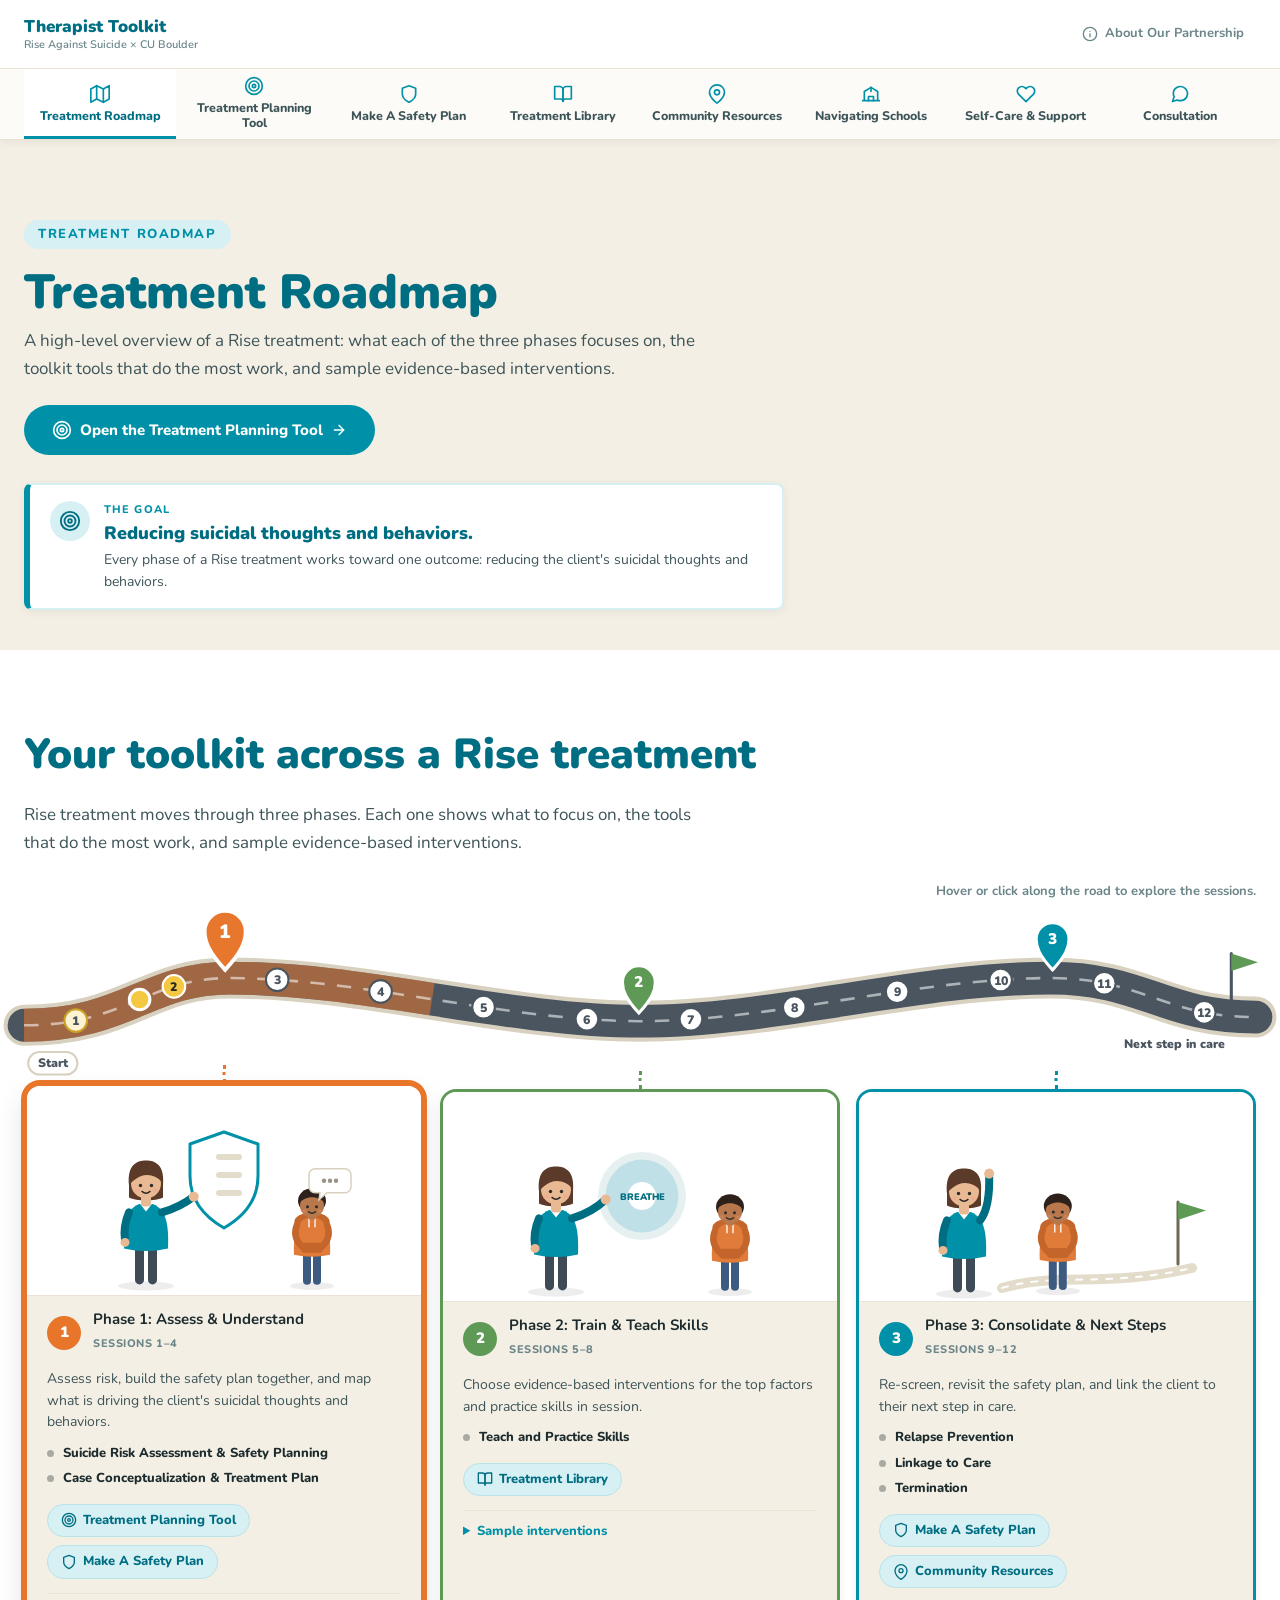
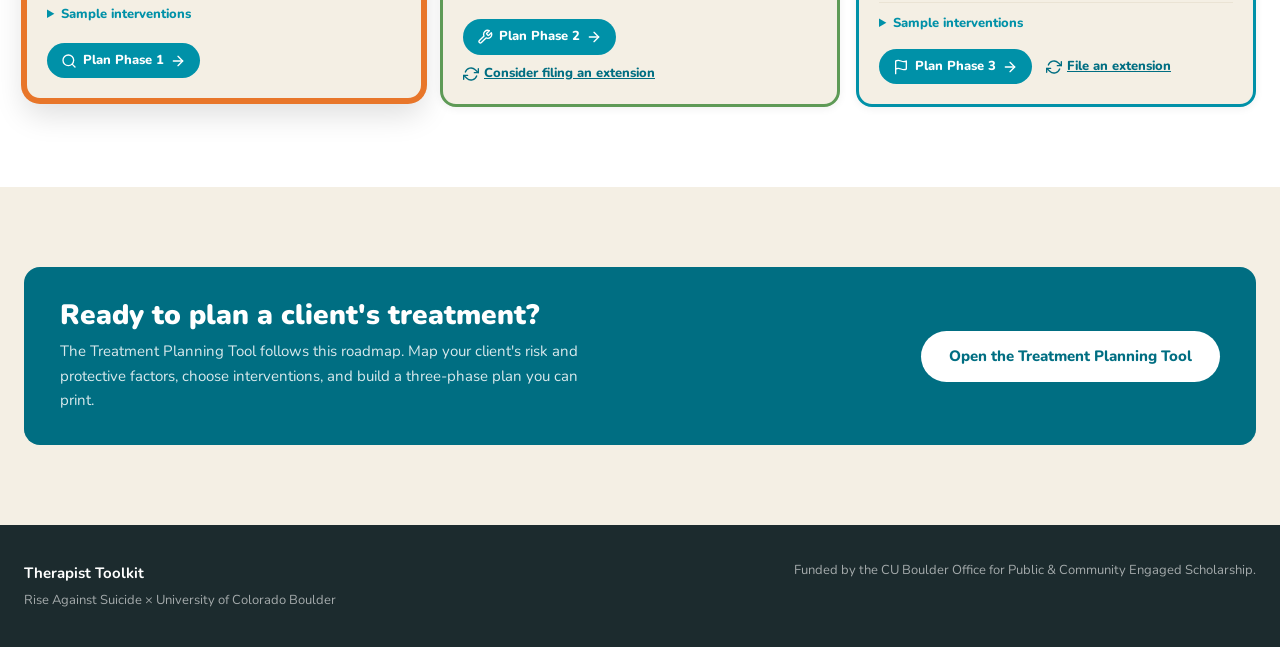
<file: roadmap.html>
<!DOCTYPE html>
<html lang="en">
<head>
  <meta charset="UTF-8" />
  <meta name="viewport" content="width=device-width, initial-scale=1.0" />
  <title>Treatment Roadmap | Therapist Toolkit</title>
  <link rel="preconnect" href="https://fonts.googleapis.com" />
  <link rel="preconnect" href="https://fonts.gstatic.com" crossorigin />
  <link href="https://fonts.googleapis.com/css2?family=Nunito:wght@400;600;700;800;900&display=swap" rel="stylesheet" />
  <link rel="stylesheet" href="styles.css?v=99" />
</head>
<body>
<script src="icons.js?v=5"></script>

<!-- SVG SPRITE -->
<svg style="display:none" xmlns="http://www.w3.org/2000/svg">
  <symbol id="i-shield" viewBox="0 0 24 24" fill="none" stroke-width="2" stroke-linecap="round" stroke-linejoin="round">
    <path d="M12 2L4 5v6c0 5.55 3.84 10.74 8 12 4.16-1.26 8-6.45 8-12V5l-8-3z"/>
    <line x1="12" y1="9" x2="12" y2="13"/><line x1="12" y1="16" x2="12.01" y2="16"/>
  </symbol>
  <symbol id="i-plus" viewBox="0 0 24 24" fill="none" stroke-width="2.5" stroke-linecap="round">
    <line x1="12" y1="5" x2="12" y2="19"/><line x1="5" y1="12" x2="19" y2="12"/>
  </symbol>
  <symbol id="i-clipboard" viewBox="0 0 24 24" fill="none" stroke-width="2" stroke-linecap="round" stroke-linejoin="round">
    <path d="M16 4h2a2 2 0 0 1 2 2v14a2 2 0 0 1-2 2H6a2 2 0 0 1-2-2V6a2 2 0 0 1 2-2h2"/>
    <rect x="8" y="2" width="8" height="4" rx="1"/><line x1="9" y1="12" x2="15" y2="12"/><line x1="9" y1="16" x2="15" y2="16"/>
  </symbol>
  <symbol id="i-file-text" viewBox="0 0 24 24" fill="none" stroke-width="2" stroke-linecap="round" stroke-linejoin="round">
    <path d="M14 2H6a2 2 0 0 0-2 2v16a2 2 0 0 0 2 2h12a2 2 0 0 0 2-2V8z"/>
    <polyline points="14 2 14 8 20 8"/><line x1="16" y1="13" x2="8" y2="13"/><line x1="16" y1="17" x2="8" y2="17"/>
  </symbol>
  <symbol id="i-book" viewBox="0 0 24 24" fill="none" stroke-width="2" stroke-linecap="round" stroke-linejoin="round">
    <path d="M2 3h6a4 4 0 0 1 4 4v14a3 3 0 0 0-3-3H2z"/><path d="M22 3h-6a4 4 0 0 0-4 4v14a3 3 0 0 1 3-3h7z"/>
  </symbol>
  <symbol id="i-share-2" viewBox="0 0 24 24" fill="none" stroke-width="2" stroke-linecap="round" stroke-linejoin="round">
    <circle cx="18" cy="5" r="3"/><circle cx="6" cy="12" r="3"/><circle cx="18" cy="19" r="3"/>
    <line x1="8.59" y1="13.51" x2="15.42" y2="17.49"/><line x1="15.41" y1="6.51" x2="8.59" y2="10.49"/>
  </symbol>
  <symbol id="i-map-pin" viewBox="0 0 24 24" fill="none" stroke-width="2" stroke-linecap="round" stroke-linejoin="round">
    <path d="M21 10c0 7-9 13-9 13s-9-6-9-13a9 9 0 0 1 18 0z"/><circle cx="12" cy="10" r="3"/>
  </symbol>
  <symbol id="i-family" viewBox="0 0 24 24" fill="none" stroke-width="2" stroke-linecap="round" stroke-linejoin="round">
    <path d="M17 21v-2a4 4 0 0 0-4-4H5a4 4 0 0 0-4 4v2"/><circle cx="9" cy="7" r="4"/>
    <path d="M23 21v-2a4 4 0 0 0-3-3.87"/><path d="M16 3.13a4 4 0 0 1 0 7.75"/>
  </symbol>
  <symbol id="i-star" viewBox="0 0 24 24" fill="none" stroke-width="2" stroke-linecap="round" stroke-linejoin="round">
    <polygon points="12 2 15.09 8.26 22 9.27 17 14.14 18.18 21.02 12 17.77 5.82 21.02 7 14.14 2 9.27 8.91 8.26 12 2"/>
  </symbol>
  <symbol id="i-school" viewBox="0 0 24 24" fill="none" stroke-width="2" stroke-linecap="round" stroke-linejoin="round">
    <path d="M2 20h20M4 20V9l8-5 8 5v11"/><path d="M9 20v-5h6v5"/><line x1="12" y1="4" x2="12" y2="9"/>
  </symbol>
  <symbol id="i-share-2" viewBox="0 0 24 24" fill="none" stroke-width="2" stroke-linecap="round" stroke-linejoin="round">
    <circle cx="18" cy="5" r="3"/><circle cx="6" cy="12" r="3"/><circle cx="18" cy="19" r="3"/>
    <line x1="8.59" y1="13.51" x2="15.42" y2="17.49"/><line x1="15.41" y1="6.51" x2="8.59" y2="10.49"/>
  </symbol>
  <symbol id="i-arrow-right" viewBox="0 0 24 24" fill="none" stroke-width="2" stroke-linecap="round" stroke-linejoin="round">
    <line x1="5" y1="12" x2="19" y2="12"/><polyline points="12 5 19 12 12 19"/>
  </symbol>
  <symbol id="i-x" viewBox="0 0 24 24" fill="none" stroke-width="2.5" stroke-linecap="round">
    <line x1="18" y1="6" x2="6" y2="18"/><line x1="6" y1="6" x2="18" y2="18"/>
  </symbol>
  <symbol id="i-menu" viewBox="0 0 24 24" fill="none" stroke-width="2" stroke-linecap="round">
    <line x1="3" y1="6" x2="21" y2="6"/><line x1="3" y1="12" x2="21" y2="12"/><line x1="3" y1="18" x2="21" y2="18"/>
  </symbol>
</svg>

<!-- SCROLL PROGRESS -->
<div class="scroll-progress" id="scrollProgress"></div>

<!-- NAV -->
<header class="nav" id="mainNav">
  <div class="nav-inner">
    <a class="nav-logo" href="index.html">
      <span class="logo-rise">Therapist Toolkit</span>
      <span class="logo-sub">Rise Against Suicide × CU Boulder</span>
    </a>
    <a href="about.html" class="nav-about"><svg class="icon" aria-hidden="true"><use href="#ic-info"/></svg><span>About Our Partnership</span></a>
    <button class="nav-hamburger" aria-label="Open menu" id="hamburgerBtn">
      <svg class="icon"><use href="#i-menu"/></svg>
    </button>
  </div>
  <nav class="nav-tools" aria-label="Toolkit tools">
    <div class="nav-tools-inner">
      <a href="roadmap.html" class="nav-tool active" aria-current="page"><svg class="icon" aria-hidden="true"><use href="#ic-map"/></svg><span>Treatment Roadmap</span></a>
      <a href="planning-tool.html" class="nav-tool"><svg class="icon" aria-hidden="true"><use href="#ic-target"/></svg><span>Treatment Planning Tool</span></a>
      <a href="safety-plan.html" class="nav-tool"><svg class="icon" aria-hidden="true"><use href="#ic-shield"/></svg><span>Make A Safety Plan</span></a>
      <a href="resource-library.html" class="nav-tool"><svg class="icon" aria-hidden="true"><use href="#ic-book-open"/></svg><span>Treatment Library</span></a>
      <a href="find-referral.html" class="nav-tool"><svg class="icon" aria-hidden="true"><use href="#ic-map-pin"/></svg><span>Community Resources</span></a>
      <a href="schools.html" class="nav-tool"><svg class="icon" aria-hidden="true"><use href="#ic-school"/></svg><span>Navigating Schools</span></a>
      <a href="self-care.html" class="nav-tool"><svg class="icon" aria-hidden="true"><use href="#ic-heart"/></svg><span>Self-Care &amp; Support</span></a>
      <a href="consultation.html" class="nav-tool"><svg class="icon" aria-hidden="true"><use href="#ic-message"/></svg><span>Consultation</span></a>
    </div>
  </nav>
  <div class="nav-mobile" id="navMobile">
    <span class="nav-mobile-label">Toolkit tools</span>
    <a href="roadmap.html" class="active" aria-current="page"><svg class="icon" aria-hidden="true"><use href="#ic-map"/></svg><span>Treatment Roadmap</span></a>
    <a href="planning-tool.html"><svg class="icon" aria-hidden="true"><use href="#ic-target"/></svg><span>Treatment Planning Tool</span></a>
    <a href="safety-plan.html"><svg class="icon" aria-hidden="true"><use href="#ic-shield"/></svg><span>Make A Safety Plan</span></a>
    <a href="resource-library.html"><svg class="icon" aria-hidden="true"><use href="#ic-book-open"/></svg><span>Treatment Library</span></a>
    <a href="find-referral.html"><svg class="icon" aria-hidden="true"><use href="#ic-map-pin"/></svg><span>Community Resources</span></a>
    <a href="schools.html"><svg class="icon" aria-hidden="true"><use href="#ic-school"/></svg><span>Navigating Schools</span></a>
    <a href="self-care.html"><svg class="icon" aria-hidden="true"><use href="#ic-heart"/></svg><span>Self-Care &amp; Support</span></a>
    <a href="consultation.html"><svg class="icon" aria-hidden="true"><use href="#ic-message"/></svg><span>Consultation</span></a>
    <a href="about.html" class="nav-mobile-about"><svg class="icon" aria-hidden="true"><use href="#ic-info"/></svg><span>About Our Partnership</span></a>
  </div>
</header>

<!-- PAGE HEADER -->
<section class="planner-header roadmap-header" id="top">
  <div class="section-inner">
    <div class="section-label" data-fade id="roadmapLabel"></div>
    <h1 data-fade data-delay="1" id="roadmapHeading"></h1>
    <p class="section-intro" data-fade data-delay="2" id="roadmapIntro"></p>
    <a class="btn btn-primary roadmap-cta-top" data-fade data-delay="2" id="roadmapCtaTop"></a>
    <div class="goal-banner" data-goal-banner="roadmap" hidden></div>
  </div>
</section>

<!-- THE THREE PHASES — your toolkit across a Rise treatment -->
<section class="journey planner-roadmap" id="roadmap">
  <div class="section-inner">
    <h2 data-fade id="journeyHeading"></h2>
    <p class="section-intro" data-fade data-delay="1" id="journeyIntro"></p>
    <!-- The road: start → one milestone per phase → next step in care -->
    <div class="roadmap-road" data-fade data-delay="2" id="roadmapRoad"></div>
    <div class="journey-phases roadmap-stops" data-fade data-delay="2" id="journeyPhases"></div>
  </div>
</section>

<!-- INTO THE PLANNING TOOL -->
<section class="about-explore roadmap-explore">
  <div class="section-inner">
    <div class="about-explore-card" data-fade>
      <div>
        <h2 id="roadmapCtaHeading"></h2>
        <p id="roadmapCtaBody"></p>
      </div>
      <div class="about-explore-actions" id="roadmapCtaActions"></div>
    </div>
  </div>
</section>

<!-- FOOTER -->
<footer class="footer">
  <div class="footer-inner">
    <div class="footer-left" id="footerLeft"></div>
    <div class="footer-right" id="footerRight"></div>
  </div>
</footer>

<script src="content-loader.js?v=4"></script>
<script src="characters.js?v=2"></script>
<script src="roadmap.js?v=9"></script>
<script src="goal-banner.js?v=3"></script>
<script src="nav-labels.js?v=1"></script>
</body>
</html>
</file>
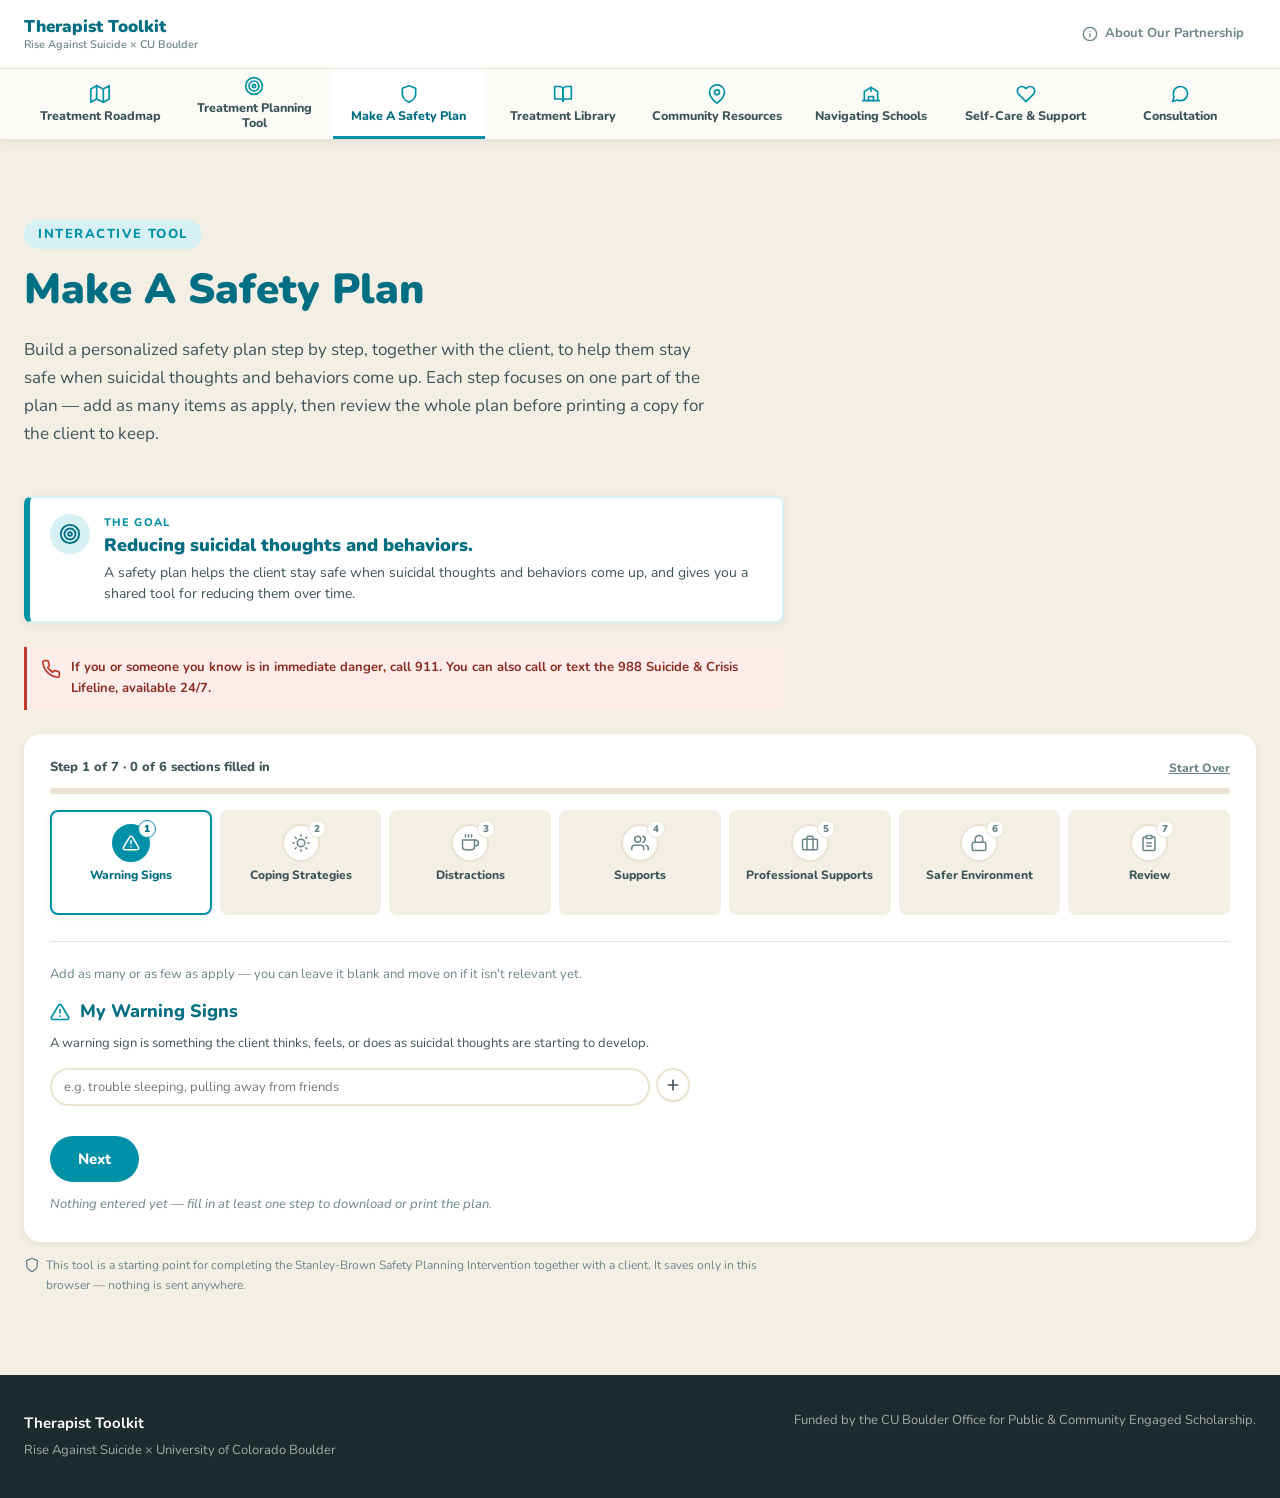
<file: safety-plan.html>
<!DOCTYPE html>
<html lang="en">
<head>
  <meta charset="UTF-8" />
  <meta name="viewport" content="width=device-width, initial-scale=1.0" />
  <title>Make A Safety Plan | Therapist Toolkit</title>
  <link rel="preconnect" href="https://fonts.googleapis.com" />
  <link rel="preconnect" href="https://fonts.gstatic.com" crossorigin />
  <link href="https://fonts.googleapis.com/css2?family=Nunito:wght@400;600;700;800;900&display=swap" rel="stylesheet" />
  <link rel="stylesheet" href="styles.css?v=99" />
</head>
<body>
<script src="icons.js?v=5"></script>

<!-- SVG SPRITE -->
<svg style="display:none" xmlns="http://www.w3.org/2000/svg">
  <symbol id="i-shield" viewBox="0 0 24 24" fill="none" stroke-width="2" stroke-linecap="round" stroke-linejoin="round">
    <path d="M12 2L4 5v6c0 5.55 3.84 10.74 8 12 4.16-1.26 8-6.45 8-12V5l-8-3z"/>
    <line x1="12" y1="9" x2="12" y2="13"/><line x1="12" y1="16" x2="12.01" y2="16"/>
  </symbol>
  <symbol id="i-phone" viewBox="0 0 24 24" fill="none" stroke-width="2" stroke-linecap="round" stroke-linejoin="round">
    <path d="M22 16.92v3a2 2 0 0 1-2.18 2 19.79 19.79 0 0 1-8.63-3.07 19.5 19.5 0 0 1-6-6 19.79 19.79 0 0 1-3.07-8.67A2 2 0 0 1 4.11 2h3a2 2 0 0 1 2 1.72c.127.96.361 1.903.7 2.81a2 2 0 0 1-.45 2.11L8.09 9.91a16 16 0 0 0 6 6l1.27-1.27a2 2 0 0 1 2.11-.45c.907.339 1.85.573 2.81.7A2 2 0 0 1 22 16.92z"/>
  </symbol>
  <symbol id="i-plus" viewBox="0 0 24 24" fill="none" stroke-width="2.5" stroke-linecap="round">
    <line x1="12" y1="5" x2="12" y2="19"/><line x1="5" y1="12" x2="19" y2="12"/>
  </symbol>
  <symbol id="i-download" viewBox="0 0 24 24" fill="none" stroke-width="2" stroke-linecap="round" stroke-linejoin="round">
    <path d="M21 15v4a2 2 0 0 1-2 2H5a2 2 0 0 1-2-2v-4"/><polyline points="7 10 12 15 17 10"/><line x1="12" y1="15" x2="12" y2="3"/>
  </symbol>
  <symbol id="i-x" viewBox="0 0 24 24" fill="none" stroke-width="2.5" stroke-linecap="round">
    <line x1="18" y1="6" x2="6" y2="18"/><line x1="6" y1="6" x2="18" y2="18"/>
  </symbol>
  <symbol id="i-menu" viewBox="0 0 24 24" fill="none" stroke-width="2" stroke-linecap="round">
    <line x1="3" y1="6" x2="21" y2="6"/><line x1="3" y1="12" x2="21" y2="12"/><line x1="3" y1="18" x2="21" y2="18"/>
  </symbol>
</svg>

<!-- SCROLL PROGRESS -->
<div class="scroll-progress" id="scrollProgress"></div>

<!-- NAV -->
<header class="nav" id="mainNav">
  <div class="nav-inner">
    <a class="nav-logo" href="index.html">
      <span class="logo-rise">Therapist Toolkit</span>
      <span class="logo-sub">Rise Against Suicide × CU Boulder</span>
    </a>
    <a href="about.html" class="nav-about"><svg class="icon" aria-hidden="true"><use href="#ic-info"/></svg><span>About Our Partnership</span></a>
    <button class="nav-hamburger" aria-label="Open menu" id="hamburgerBtn">
      <svg class="icon"><use href="#i-menu"/></svg>
    </button>
  </div>
  <nav class="nav-tools" aria-label="Toolkit tools">
    <div class="nav-tools-inner">
      <a href="roadmap.html" class="nav-tool"><svg class="icon" aria-hidden="true"><use href="#ic-map"/></svg><span>Treatment Roadmap</span></a>
      <a href="planning-tool.html" class="nav-tool"><svg class="icon" aria-hidden="true"><use href="#ic-target"/></svg><span>Treatment Planning Tool</span></a>
      <a href="safety-plan.html" class="nav-tool active" aria-current="page"><svg class="icon" aria-hidden="true"><use href="#ic-shield"/></svg><span>Make A Safety Plan</span></a>
      <a href="resource-library.html" class="nav-tool"><svg class="icon" aria-hidden="true"><use href="#ic-book-open"/></svg><span>Treatment Library</span></a>
      <a href="find-referral.html" class="nav-tool"><svg class="icon" aria-hidden="true"><use href="#ic-map-pin"/></svg><span>Community Resources</span></a>
      <a href="schools.html" class="nav-tool"><svg class="icon" aria-hidden="true"><use href="#ic-school"/></svg><span>Navigating Schools</span></a>
      <a href="self-care.html" class="nav-tool"><svg class="icon" aria-hidden="true"><use href="#ic-heart"/></svg><span>Self-Care &amp; Support</span></a>
      <a href="consultation.html" class="nav-tool"><svg class="icon" aria-hidden="true"><use href="#ic-message"/></svg><span>Consultation</span></a>
    </div>
  </nav>
  <div class="nav-mobile" id="navMobile">
    <span class="nav-mobile-label">Toolkit tools</span>
    <a href="roadmap.html"><svg class="icon" aria-hidden="true"><use href="#ic-map"/></svg><span>Treatment Roadmap</span></a>
    <a href="planning-tool.html"><svg class="icon" aria-hidden="true"><use href="#ic-target"/></svg><span>Treatment Planning Tool</span></a>
    <a href="safety-plan.html" class="active" aria-current="page"><svg class="icon" aria-hidden="true"><use href="#ic-shield"/></svg><span>Make A Safety Plan</span></a>
    <a href="resource-library.html"><svg class="icon" aria-hidden="true"><use href="#ic-book-open"/></svg><span>Treatment Library</span></a>
    <a href="find-referral.html"><svg class="icon" aria-hidden="true"><use href="#ic-map-pin"/></svg><span>Community Resources</span></a>
    <a href="schools.html"><svg class="icon" aria-hidden="true"><use href="#ic-school"/></svg><span>Navigating Schools</span></a>
    <a href="self-care.html"><svg class="icon" aria-hidden="true"><use href="#ic-heart"/></svg><span>Self-Care &amp; Support</span></a>
    <a href="consultation.html"><svg class="icon" aria-hidden="true"><use href="#ic-message"/></svg><span>Consultation</span></a>
    <a href="about.html" class="nav-mobile-about"><svg class="icon" aria-hidden="true"><use href="#ic-info"/></svg><span>About Our Partnership</span></a>
  </div>
</header>

<!-- SAFETY PLAN -->
<section class="safetyplan" id="safetyPlan">
  <div class="section-inner">
    <div class="section-label" data-fade id="spLabel"></div>
    <h2 data-fade data-delay="1" id="spHeading"></h2>
    <p class="section-intro" data-fade data-delay="2" id="spIntro"></p>
    <div class="goal-banner" data-goal-banner="safetyPlan" hidden></div>

    <div class="sp-crisis-banner" id="spCrisisBanner"></div>

    <!-- The tool: progress, the seven steps as tiles, then the current step -->
    <div class="sp-tool">
    <div class="sp-tracker-top">
      <span class="sp-progress-text" id="spProgressText"></span>
      <button type="button" class="planner-restart-link" id="spRestartLink"></button>
    </div>
    <div class="sp-progress" aria-hidden="true"><span id="spProgressBar"></span></div>
    <div class="sp-tracker" id="spStepper"></div>

    <div class="planner-step-header" id="spStepHeader">
      <h3 id="spStepTitle"></h3>
      <p id="spStepHint"></p>
    </div>

    <!-- Protective factors the clinician marked "Integrate into the safety plan"
         in the Treatment Planning Tool (same browser), ready to add to a step -->
    <div class="sp-from-planner" id="spFromPlanner" hidden></div>

    <div class="sp-steps" id="spSteps"></div>

    <div class="planner-step-nav" id="spStepNav">
      <button class="btn btn-outline" id="spBackBtn"></button>
      <button class="btn btn-primary" id="spNextBtn"></button>
    </div>

    <div class="planner-review-header" id="spReviewHeader" hidden>
      <h3 id="spReviewHeading"></h3>
      <p id="spReviewIntro"></p>
    </div>

    <div class="planner-actions" id="spActions" hidden>
      <button class="btn btn-primary" id="spDownloadBtn"></button>
      <button class="btn btn-outline" id="spResetBtn"></button>
    </div>
    <p class="planner-empty-state" id="spEmptyState"></p>
    <p class="planner-download-hint" id="spDownloadHint" hidden></p>
    </div>
    <p class="sp-disclaimer-note" id="spDisclaimer"></p>
  </div>

  <div class="sp-print-sheet" id="spPrintSheet"></div>
</section>

<!-- FOOTER -->
<footer class="footer">
  <div class="footer-inner">
    <div class="footer-left" id="footerLeft"></div>
    <div class="footer-right" id="footerRight"></div>
  </div>
</footer>

<script src="content-loader.js?v=4"></script>
<script src="safetyplan.js?v=6"></script>
<script src="goal-banner.js?v=3"></script>
<script src="nav-labels.js?v=1"></script>
</body>
</html>
</file>
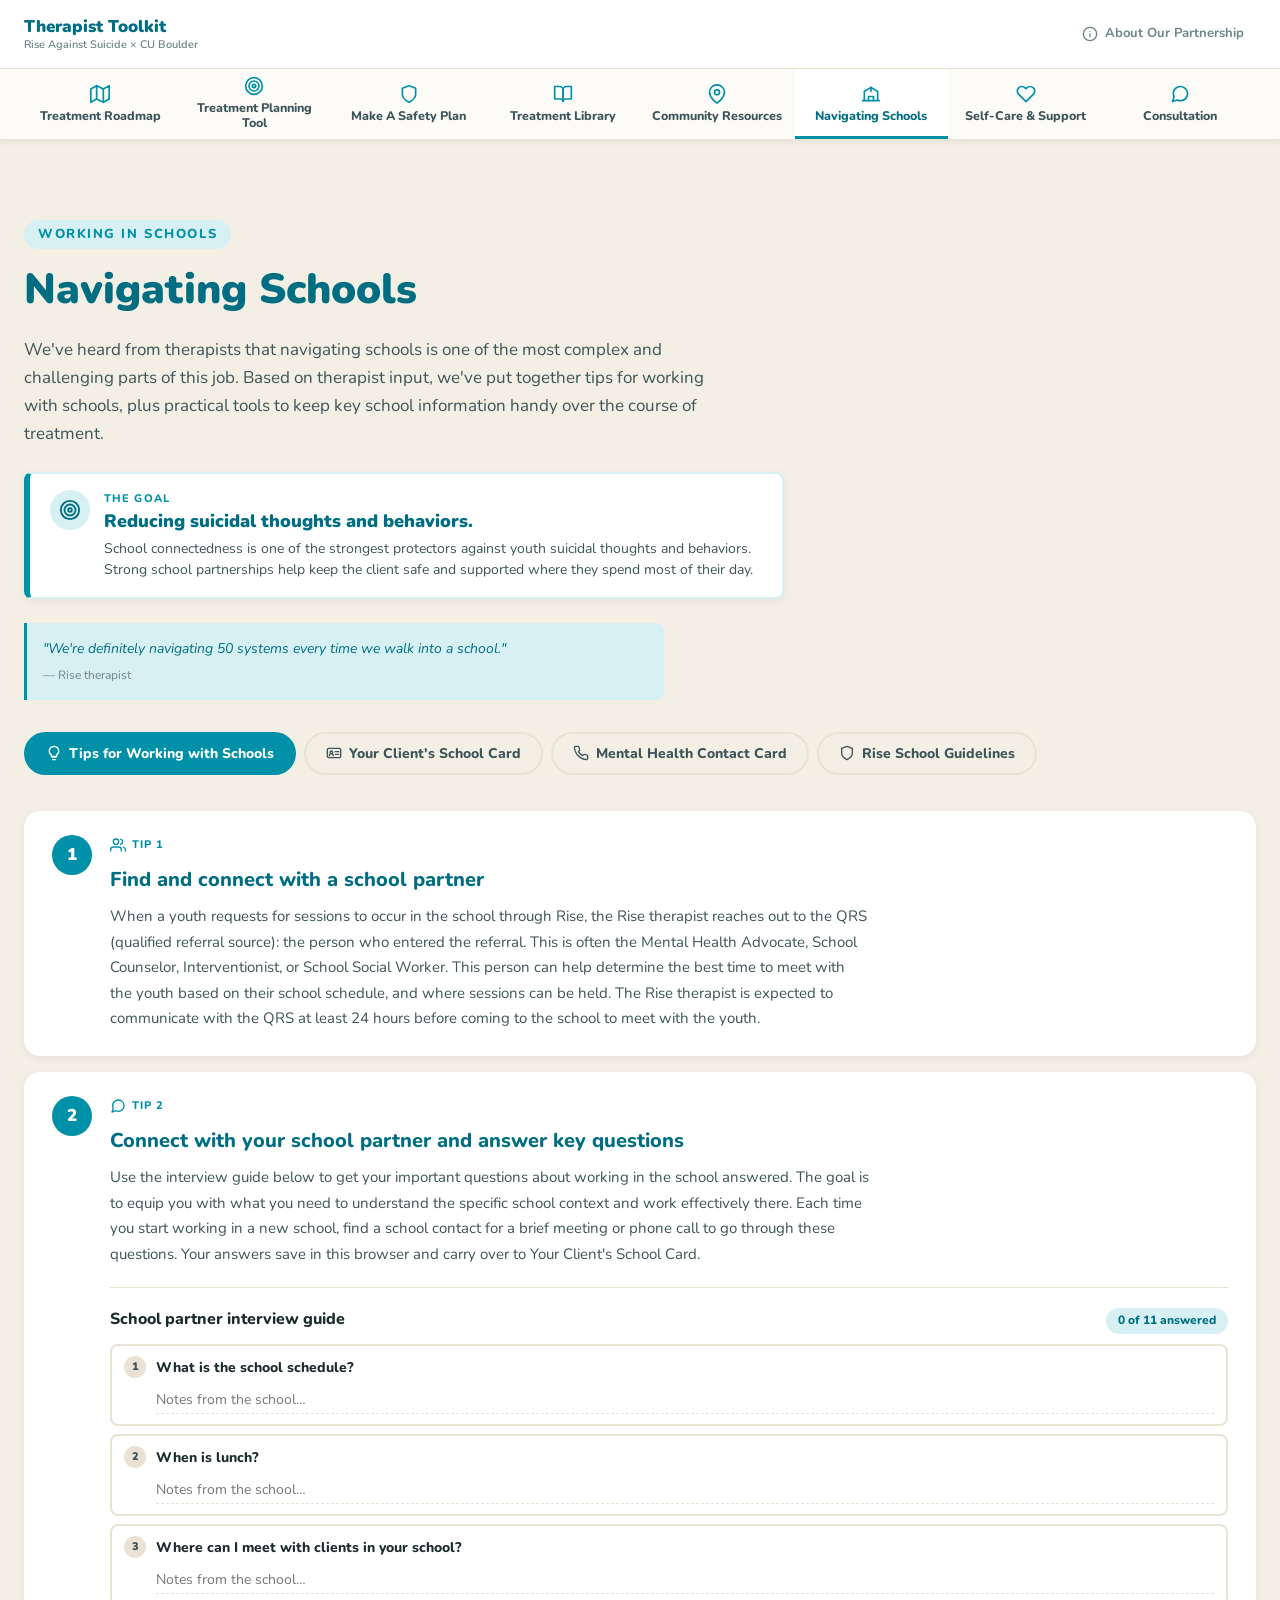
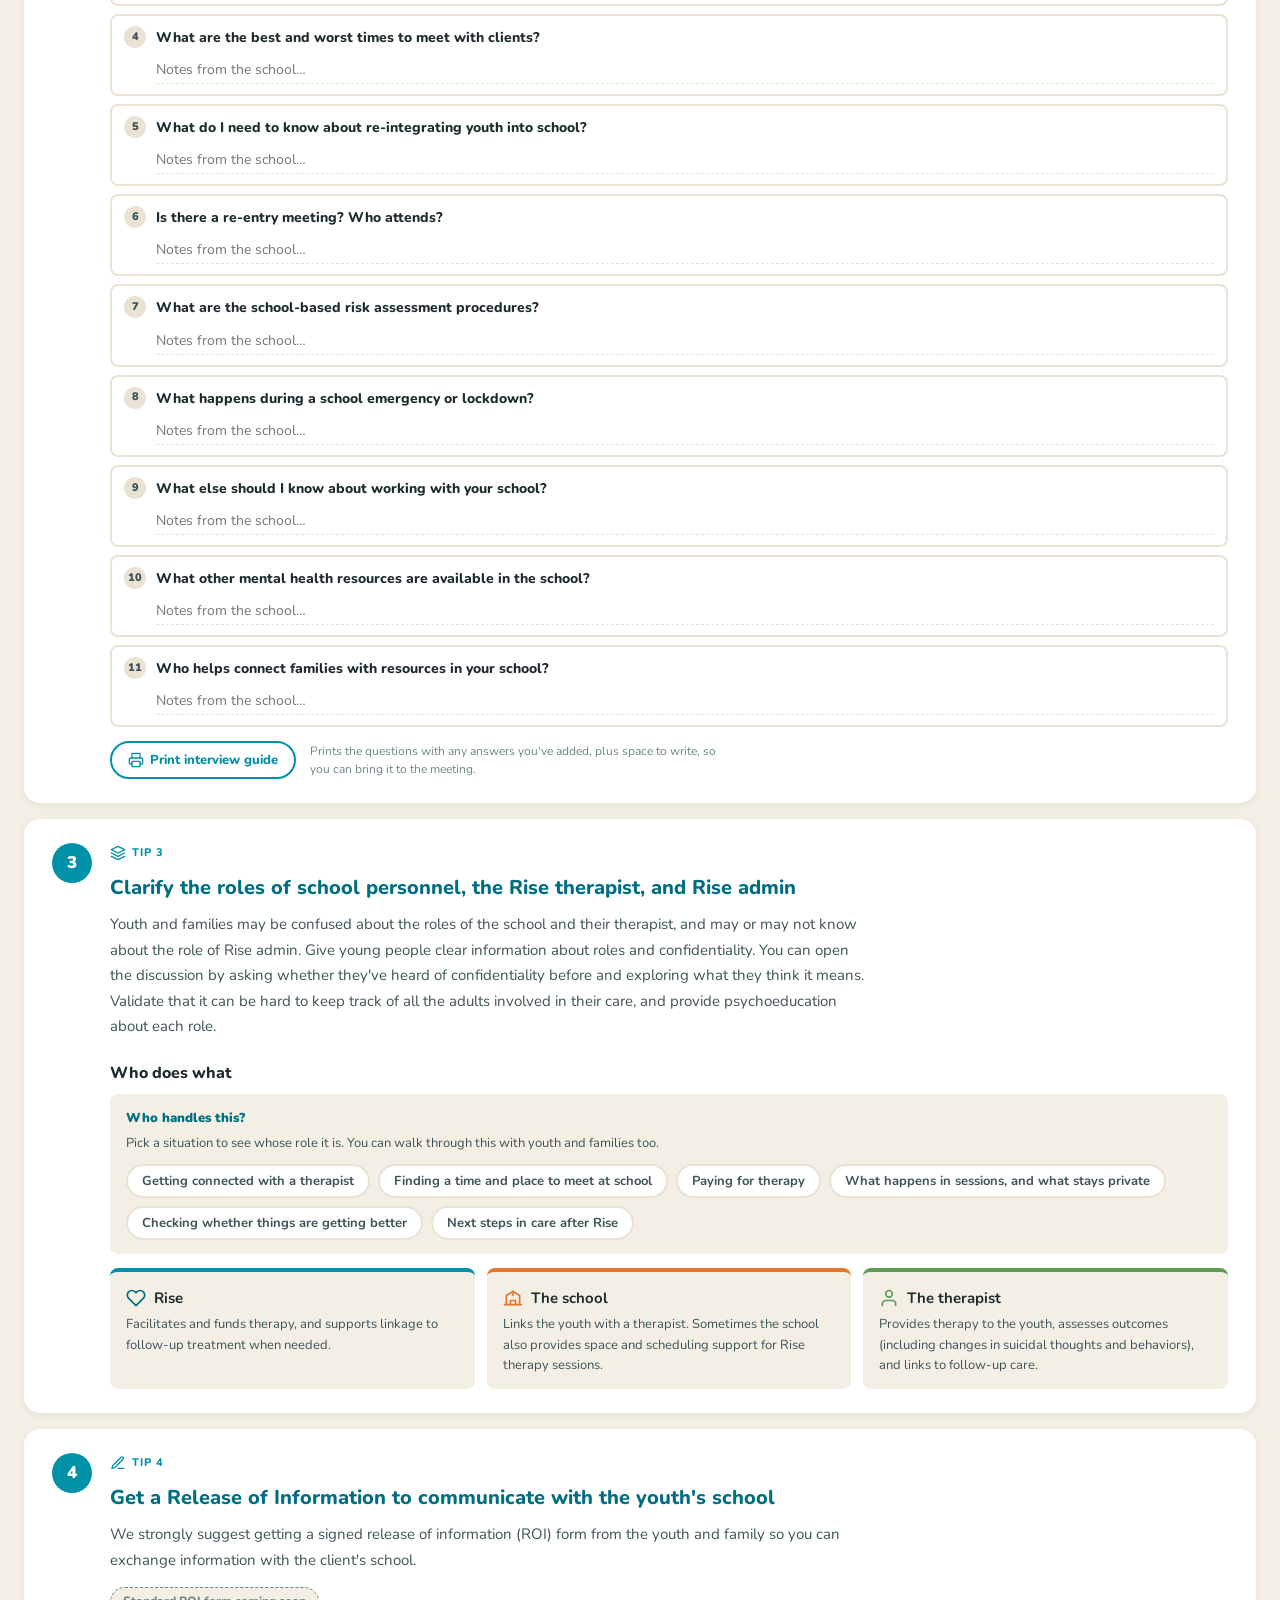
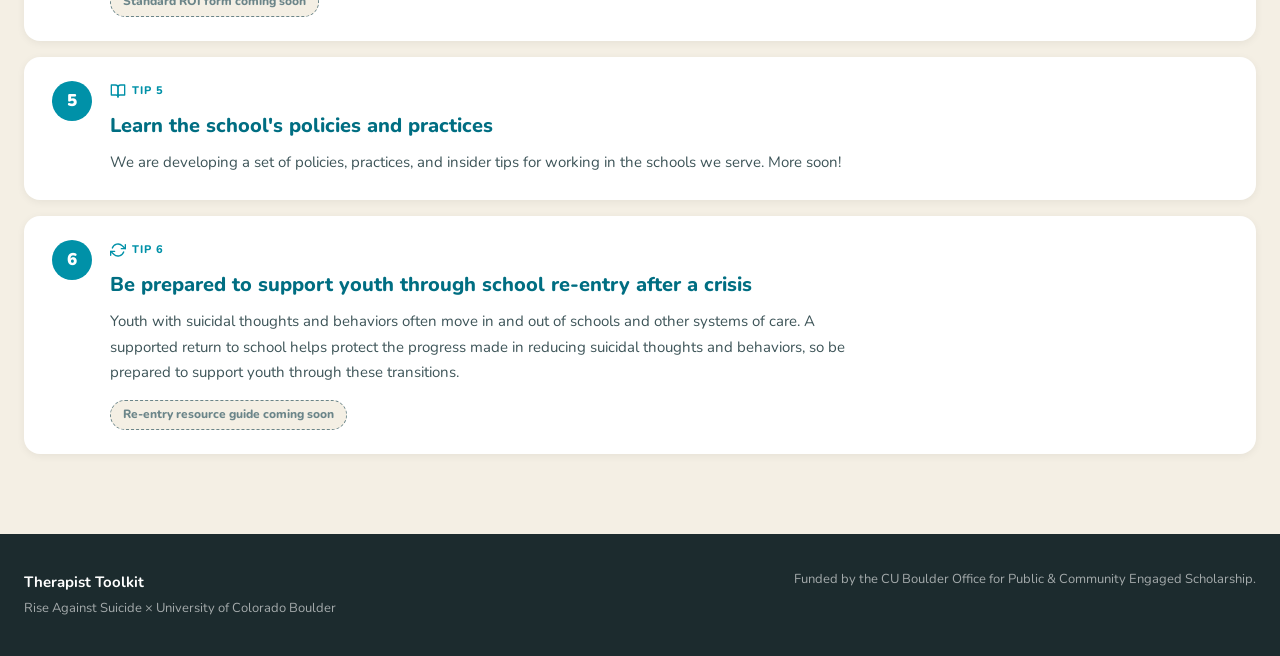
<file: schools.html>
<!DOCTYPE html>
<html lang="en">
<head>
  <meta charset="UTF-8" />
  <meta name="viewport" content="width=device-width, initial-scale=1.0" />
  <title>Navigating Schools | Therapist Toolkit</title>
  <link rel="preconnect" href="https://fonts.googleapis.com" />
  <link rel="preconnect" href="https://fonts.gstatic.com" crossorigin />
  <link href="https://fonts.googleapis.com/css2?family=Nunito:wght@400;600;700;800;900&display=swap" rel="stylesheet" />
  <link rel="stylesheet" href="styles.css?v=99" />
</head>
<body>
<script src="icons.js?v=5"></script>

<!-- SVG SPRITE -->
<svg style="display:none" xmlns="http://www.w3.org/2000/svg">
  <symbol id="i-school" viewBox="0 0 24 24" fill="none" stroke-width="2" stroke-linecap="round" stroke-linejoin="round">
    <path d="M2 20h20M4 20V9l8-5 8 5v11"/><path d="M9 20v-5h6v5"/><line x1="12" y1="4" x2="12" y2="9"/>
  </symbol>
  <symbol id="i-shield" viewBox="0 0 24 24" fill="none" stroke-width="2" stroke-linecap="round" stroke-linejoin="round">
    <path d="M12 2L4 5v6c0 5.55 3.84 10.74 8 12 4.16-1.26 8-6.45 8-12V5l-8-3z"/>
    <line x1="12" y1="9" x2="12" y2="13"/><line x1="12" y1="16" x2="12.01" y2="16"/>
  </symbol>
  <symbol id="i-phone" viewBox="0 0 24 24" fill="none" stroke-width="2" stroke-linecap="round" stroke-linejoin="round">
    <path d="M22 16.92v3a2 2 0 0 1-2.18 2 19.79 19.79 0 0 1-8.63-3.07 19.5 19.5 0 0 1-6-6 19.79 19.79 0 0 1-3.07-8.67A2 2 0 0 1 4.11 2h3a2 2 0 0 1 2 1.72c.127.96.361 1.903.7 2.81a2 2 0 0 1-.45 2.11L8.09 9.91a16 16 0 0 0 6 6l1.27-1.27a2 2 0 0 1 2.11-.45c.907.339 1.85.573 2.81.7A2 2 0 0 1 22 16.92z"/>
  </symbol>
  <symbol id="i-printer" viewBox="0 0 24 24" fill="none" stroke-width="2" stroke-linecap="round" stroke-linejoin="round">
    <polyline points="6 9 6 2 18 2 18 9"/><path d="M6 18H4a2 2 0 0 1-2-2v-5a2 2 0 0 1 2-2h16a2 2 0 0 1 2 2v5a2 2 0 0 1-2 2h-2"/><rect x="6" y="14" width="12" height="8"/>
  </symbol>
  <symbol id="i-download" viewBox="0 0 24 24" fill="none" stroke-width="2" stroke-linecap="round" stroke-linejoin="round">
    <path d="M21 15v4a2 2 0 0 1-2 2H5a2 2 0 0 1-2-2v-4"/><polyline points="7 10 12 15 17 10"/><line x1="12" y1="15" x2="12" y2="3"/>
  </symbol>
  <symbol id="i-arrow-right" viewBox="0 0 24 24" fill="none" stroke-width="2" stroke-linecap="round" stroke-linejoin="round">
    <line x1="5" y1="12" x2="19" y2="12"/><polyline points="12 5 19 12 12 19"/>
  </symbol>
  <symbol id="i-help-circle" viewBox="0 0 24 24" fill="none" stroke-width="2" stroke-linecap="round" stroke-linejoin="round">
    <circle cx="12" cy="12" r="10"/><path d="M9.09 9a3 3 0 0 1 5.83 1c0 2-3 3-3 3"/><line x1="12" y1="17" x2="12.01" y2="17"/>
  </symbol>
  <symbol id="i-x" viewBox="0 0 24 24" fill="none" stroke-width="2.5" stroke-linecap="round">
    <line x1="18" y1="6" x2="6" y2="18"/><line x1="6" y1="6" x2="18" y2="18"/>
  </symbol>
  <symbol id="i-menu" viewBox="0 0 24 24" fill="none" stroke-width="2" stroke-linecap="round">
    <line x1="3" y1="6" x2="21" y2="6"/><line x1="3" y1="12" x2="21" y2="12"/><line x1="3" y1="18" x2="21" y2="18"/>
  </symbol>
</svg>

<!-- SCROLL PROGRESS -->
<div class="scroll-progress" id="scrollProgress"></div>

<!-- NAV -->
<header class="nav" id="mainNav">
  <div class="nav-inner">
    <a class="nav-logo" href="index.html">
      <span class="logo-rise">Therapist Toolkit</span>
      <span class="logo-sub">Rise Against Suicide × CU Boulder</span>
    </a>
    <a href="about.html" class="nav-about"><svg class="icon" aria-hidden="true"><use href="#ic-info"/></svg><span>About Our Partnership</span></a>
    <button class="nav-hamburger" aria-label="Open menu" id="hamburgerBtn">
      <svg class="icon"><use href="#i-menu"/></svg>
    </button>
  </div>
  <nav class="nav-tools" aria-label="Toolkit tools">
    <div class="nav-tools-inner">
      <a href="roadmap.html" class="nav-tool"><svg class="icon" aria-hidden="true"><use href="#ic-map"/></svg><span>Treatment Roadmap</span></a>
      <a href="planning-tool.html" class="nav-tool"><svg class="icon" aria-hidden="true"><use href="#ic-target"/></svg><span>Treatment Planning Tool</span></a>
      <a href="safety-plan.html" class="nav-tool"><svg class="icon" aria-hidden="true"><use href="#ic-shield"/></svg><span>Make A Safety Plan</span></a>
      <a href="resource-library.html" class="nav-tool"><svg class="icon" aria-hidden="true"><use href="#ic-book-open"/></svg><span>Treatment Library</span></a>
      <a href="find-referral.html" class="nav-tool"><svg class="icon" aria-hidden="true"><use href="#ic-map-pin"/></svg><span>Community Resources</span></a>
      <a href="schools.html" class="nav-tool active" aria-current="page"><svg class="icon" aria-hidden="true"><use href="#ic-school"/></svg><span>Navigating Schools</span></a>
      <a href="self-care.html" class="nav-tool"><svg class="icon" aria-hidden="true"><use href="#ic-heart"/></svg><span>Self-Care &amp; Support</span></a>
      <a href="consultation.html" class="nav-tool"><svg class="icon" aria-hidden="true"><use href="#ic-message"/></svg><span>Consultation</span></a>
    </div>
  </nav>
  <div class="nav-mobile" id="navMobile">
    <span class="nav-mobile-label">Toolkit tools</span>
    <a href="roadmap.html"><svg class="icon" aria-hidden="true"><use href="#ic-map"/></svg><span>Treatment Roadmap</span></a>
    <a href="planning-tool.html"><svg class="icon" aria-hidden="true"><use href="#ic-target"/></svg><span>Treatment Planning Tool</span></a>
    <a href="safety-plan.html"><svg class="icon" aria-hidden="true"><use href="#ic-shield"/></svg><span>Make A Safety Plan</span></a>
    <a href="resource-library.html"><svg class="icon" aria-hidden="true"><use href="#ic-book-open"/></svg><span>Treatment Library</span></a>
    <a href="find-referral.html"><svg class="icon" aria-hidden="true"><use href="#ic-map-pin"/></svg><span>Community Resources</span></a>
    <a href="schools.html" class="active" aria-current="page"><svg class="icon" aria-hidden="true"><use href="#ic-school"/></svg><span>Navigating Schools</span></a>
    <a href="self-care.html"><svg class="icon" aria-hidden="true"><use href="#ic-heart"/></svg><span>Self-Care &amp; Support</span></a>
    <a href="consultation.html"><svg class="icon" aria-hidden="true"><use href="#ic-message"/></svg><span>Consultation</span></a>
    <a href="about.html" class="nav-mobile-about"><svg class="icon" aria-hidden="true"><use href="#ic-info"/></svg><span>About Our Partnership</span></a>
  </div>
</header>

<!-- NAVIGATING SCHOOLS -->
<section class="schools-page" id="schoolsPage">
  <div class="section-inner">
    <div class="section-label" data-fade id="schLabel"></div>
    <h2 data-fade data-delay="1" id="schHeading"></h2>
    <p class="section-intro" data-fade data-delay="2" id="schIntro"></p>
    <div class="goal-banner" data-goal-banner="schools" hidden></div>
    <blockquote class="mini-quote schools-quote" id="schQuote"></blockquote>

    <div class="toolkit-tabs" id="schTabsNav" role="tablist"></div>

    <!-- TIPS -->
    <div class="tab-panel active" id="panel-tips">
      <ol class="schools-tips" id="schTips"></ol>
    </div>

    <!-- CLIENT SCHOOL CARD -->
    <div class="tab-panel" id="panel-card">
      <p class="schools-panel-intro" id="schCardIntro"></p>
      <div class="schools-card-layout">
        <form class="schools-card-form" id="schCardForm" autocomplete="off"></form>
        <aside class="schools-card-side">
          <div class="schools-side-block" id="schCardMap"></div>
          <div class="schools-side-block" id="schCardInterview"></div>
        </aside>
      </div>
      <div class="schools-actions">
        <button type="button" class="btn btn-primary" id="schCardPrintBtn"></button>
        <button type="button" class="btn btn-outline" id="schCardResetBtn"></button>
      </div>
    </div>

    <!-- CONTACT CARD -->
    <div class="tab-panel" id="panel-contact">
      <p class="schools-panel-intro" id="schContactIntro"></p>
      <div class="wow-prototype-note schools-note" id="schContactNote"></div>
      <div class="schools-contact-layout">
        <form class="schools-card-form" id="schContactForm" autocomplete="off"></form>
        <div class="schools-contact-preview" id="schContactPreview" aria-label="Contact card preview"></div>
      </div>
      <div class="schools-actions">
        <button type="button" class="btn btn-primary" id="schContactPrintBtn"></button>
      </div>
    </div>

    <!-- RISE GUIDELINES -->
    <div class="tab-panel" id="panel-guidelines">
      <div class="schools-guidelines" id="schGuidelines"></div>
    </div>
  </div>

  <div class="schools-print-sheet" id="schPrintSheet"></div>
</section>

<!-- FOOTER -->
<footer class="footer">
  <div class="footer-inner">
    <div class="footer-left" id="footerLeft"></div>
    <div class="footer-right" id="footerRight"></div>
  </div>
</footer>

<script src="content-loader.js?v=4"></script>
<script src="schools.js?v=9"></script>
<script src="goal-banner.js?v=3"></script>
<script src="nav-labels.js?v=1"></script>
</body>
</html>
</file>
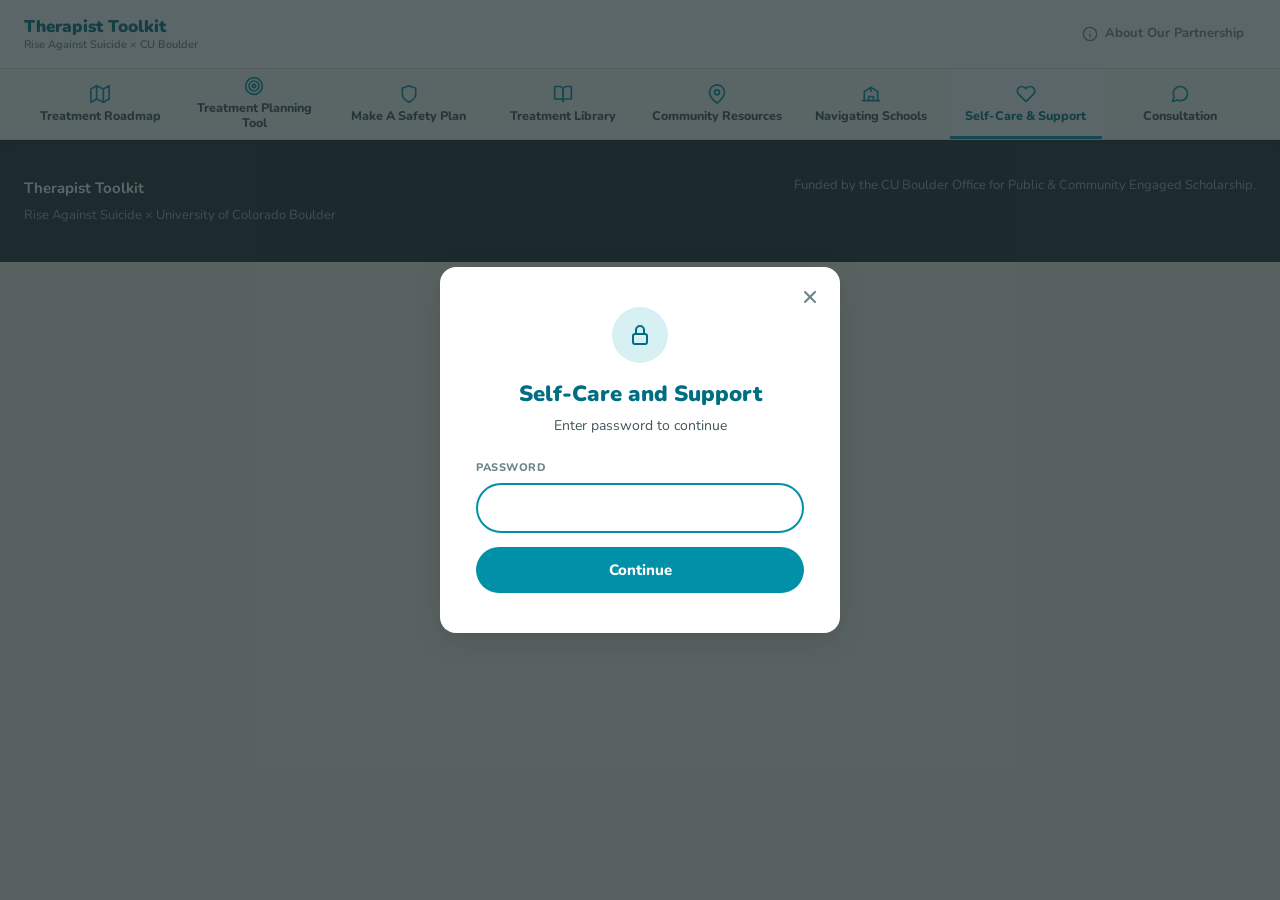
<file: self-care.html>
<!DOCTYPE html>
<html lang="en">
<head>
  <meta charset="UTF-8" />
  <meta name="viewport" content="width=device-width, initial-scale=1.0" />
  <title>Self-Care and Support | Therapist Toolkit</title>
  <link rel="preconnect" href="https://fonts.googleapis.com" />
  <link rel="preconnect" href="https://fonts.gstatic.com" crossorigin />
  <link href="https://fonts.googleapis.com/css2?family=Nunito:wght@400;600;700;800;900&display=swap" rel="stylesheet" />
  <link rel="stylesheet" href="styles.css?v=99" />
</head>
<body>
<script src="icons.js?v=5"></script>

<!-- SVG SPRITE -->
<svg style="display:none" xmlns="http://www.w3.org/2000/svg">
  <symbol id="i-heart" viewBox="0 0 24 24" fill="none" stroke-width="2" stroke-linecap="round" stroke-linejoin="round">
    <path d="M20.84 4.61a5.5 5.5 0 0 0-7.78 0L12 5.67l-1.06-1.06a5.5 5.5 0 0 0-7.78 7.78l1.06 1.06L12 21.23l7.78-7.78 1.06-1.06a5.5 5.5 0 0 0 0-7.78z"/>
  </symbol>
  <symbol id="i-play-circle" viewBox="0 0 24 24" fill="none" stroke-width="2" stroke-linecap="round" stroke-linejoin="round">
    <circle cx="12" cy="12" r="10"/><polygon points="10 8 16 12 10 16 10 8"/>
  </symbol>
  <symbol id="i-moon" viewBox="0 0 24 24" fill="none" stroke-width="2" stroke-linecap="round" stroke-linejoin="round">
    <path d="M21 12.79A9 9 0 1 1 11.21 3 7 7 0 0 0 21 12.79z"/>
  </symbol>
  <symbol id="i-calendar" viewBox="0 0 24 24" fill="none" stroke-width="2" stroke-linecap="round" stroke-linejoin="round">
    <rect x="3" y="4" width="18" height="18" rx="2"/><line x1="16" y1="2" x2="16" y2="6"/>
    <line x1="8" y1="2" x2="8" y2="6"/><line x1="3" y1="10" x2="21" y2="10"/>
  </symbol>
  <symbol id="i-calendar-check" viewBox="0 0 24 24" fill="none" stroke-width="2" stroke-linecap="round" stroke-linejoin="round">
    <rect x="3" y="4" width="18" height="18" rx="2"/><line x1="16" y1="2" x2="16" y2="6"/>
    <line x1="8" y1="2" x2="8" y2="6"/><line x1="3" y1="10" x2="21" y2="10"/>
    <path d="M9 16l2 2 4-4"/>
  </symbol>
  <symbol id="i-chat" viewBox="0 0 24 24" fill="none" stroke-width="2" stroke-linecap="round" stroke-linejoin="round">
    <path d="M21 15a2 2 0 0 1-2 2H7l-4 4V5a2 2 0 0 1 2-2h14a2 2 0 0 1 2 2z"/>
  </symbol>
  <symbol id="i-users" viewBox="0 0 24 24" fill="none" stroke-width="2" stroke-linecap="round" stroke-linejoin="round">
    <path d="M17 21v-2a4 4 0 0 0-4-4H5a4 4 0 0 0-4 4v2"/><circle cx="9" cy="7" r="4"/>
    <path d="M23 21v-2a4 4 0 0 0-3-3.87"/><path d="M16 3.13a4 4 0 0 1 0 7.75"/>
  </symbol>
  <symbol id="i-user" viewBox="0 0 24 24" fill="none" stroke-width="2" stroke-linecap="round" stroke-linejoin="round">
    <circle cx="12" cy="8" r="4"/><path d="M4 20c0-3.87 3.58-7 8-7s8 3.13 8 7"/>
  </symbol>
  <symbol id="i-shield" viewBox="0 0 24 24" fill="none" stroke-width="2" stroke-linecap="round" stroke-linejoin="round">
    <path d="M12 2L4 5v6c0 5.55 3.84 10.74 8 12 4.16-1.26 8-6.45 8-12V5l-8-3z"/>
    <line x1="12" y1="9" x2="12" y2="13"/><line x1="12" y1="16" x2="12.01" y2="16"/>
  </symbol>
  <symbol id="i-zap" viewBox="0 0 24 24" fill="none" stroke-width="2" stroke-linecap="round" stroke-linejoin="round">
    <polygon points="13 2 3 14 12 14 11 22 21 10 12 10 13 2"/>
  </symbol>
  <symbol id="i-help-circle" viewBox="0 0 24 24" fill="none" stroke-width="2" stroke-linecap="round" stroke-linejoin="round">
    <circle cx="12" cy="12" r="10"/>
    <path d="M9.09 9a3 3 0 0 1 5.83 1c0 2-3 3-3 3"/>
    <line x1="12" y1="17" x2="12.01" y2="17"/>
  </symbol>
  <symbol id="i-arrow-right" viewBox="0 0 24 24" fill="none" stroke-width="2.5" stroke-linecap="round" stroke-linejoin="round">
    <line x1="5" y1="12" x2="19" y2="12"/><polyline points="13 6 19 12 13 18"/>
  </symbol>
  <symbol id="i-arrow-left" viewBox="0 0 24 24" fill="none" stroke-width="2.5" stroke-linecap="round" stroke-linejoin="round">
    <line x1="19" y1="12" x2="5" y2="12"/><polyline points="11 18 5 12 11 6"/>
  </symbol>
  <symbol id="i-menu" viewBox="0 0 24 24" fill="none" stroke-width="2" stroke-linecap="round">
    <line x1="3" y1="6" x2="21" y2="6"/><line x1="3" y1="12" x2="21" y2="12"/><line x1="3" y1="18" x2="21" y2="18"/>
  </symbol>
  <symbol id="i-x" viewBox="0 0 24 24" fill="none" stroke-width="2.5" stroke-linecap="round">
    <line x1="18" y1="6" x2="6" y2="18"/><line x1="6" y1="6" x2="18" y2="18"/>
  </symbol>
  <symbol id="i-lock" viewBox="0 0 24 24" fill="none" stroke-width="2" stroke-linecap="round" stroke-linejoin="round">
    <rect x="5" y="11" width="14" height="10" rx="2"/><path d="M8 11V7a4 4 0 0 1 8 0v4"/>
  </symbol>
  <symbol id="i-sun" viewBox="0 0 24 24" fill="none" stroke-width="2" stroke-linecap="round" stroke-linejoin="round">
    <circle cx="12" cy="12" r="4"/>
    <line x1="12" y1="2" x2="12" y2="4"/><line x1="12" y1="20" x2="12" y2="22"/>
    <line x1="4.22" y1="4.22" x2="5.64" y2="5.64"/><line x1="18.36" y1="18.36" x2="19.78" y2="19.78"/>
    <line x1="2" y1="12" x2="4" y2="12"/><line x1="20" y1="12" x2="22" y2="12"/>
    <line x1="4.22" y1="19.78" x2="5.64" y2="18.36"/><line x1="18.36" y1="5.64" x2="19.78" y2="4.22"/>
  </symbol>
  <symbol id="i-search" viewBox="0 0 24 24" fill="none" stroke-width="2" stroke-linecap="round" stroke-linejoin="round">
    <circle cx="11" cy="11" r="8"/><line x1="21" y1="21" x2="16.65" y2="16.65"/>
  </symbol>
</svg>

<!-- SCROLL PROGRESS -->
<div class="scroll-progress" id="scrollProgress"></div>

<!-- NAV -->
<header class="nav" id="mainNav">
  <div class="nav-inner">
    <a class="nav-logo" href="index.html">
      <span class="logo-rise">Therapist Toolkit</span>
      <span class="logo-sub">Rise Against Suicide × CU Boulder</span>
    </a>
    <a href="about.html" class="nav-about"><svg class="icon" aria-hidden="true"><use href="#ic-info"/></svg><span>About Our Partnership</span></a>
    <button class="nav-hamburger" aria-label="Open menu" id="hamburgerBtn">
      <svg class="icon"><use href="#i-menu"/></svg>
    </button>
  </div>
  <nav class="nav-tools" aria-label="Toolkit tools">
    <div class="nav-tools-inner">
      <a href="roadmap.html" class="nav-tool"><svg class="icon" aria-hidden="true"><use href="#ic-map"/></svg><span>Treatment Roadmap</span></a>
      <a href="planning-tool.html" class="nav-tool"><svg class="icon" aria-hidden="true"><use href="#ic-target"/></svg><span>Treatment Planning Tool</span></a>
      <a href="safety-plan.html" class="nav-tool"><svg class="icon" aria-hidden="true"><use href="#ic-shield"/></svg><span>Make A Safety Plan</span></a>
      <a href="resource-library.html" class="nav-tool"><svg class="icon" aria-hidden="true"><use href="#ic-book-open"/></svg><span>Treatment Library</span></a>
      <a href="find-referral.html" class="nav-tool"><svg class="icon" aria-hidden="true"><use href="#ic-map-pin"/></svg><span>Community Resources</span></a>
      <a href="schools.html" class="nav-tool"><svg class="icon" aria-hidden="true"><use href="#ic-school"/></svg><span>Navigating Schools</span></a>
      <a href="self-care.html" class="nav-tool active" aria-current="page"><svg class="icon" aria-hidden="true"><use href="#ic-heart"/></svg><span>Self-Care &amp; Support</span></a>
      <a href="consultation.html" class="nav-tool"><svg class="icon" aria-hidden="true"><use href="#ic-message"/></svg><span>Consultation</span></a>
    </div>
  </nav>
  <div class="nav-mobile" id="navMobile">
    <span class="nav-mobile-label">Toolkit tools</span>
    <a href="roadmap.html"><svg class="icon" aria-hidden="true"><use href="#ic-map"/></svg><span>Treatment Roadmap</span></a>
    <a href="planning-tool.html"><svg class="icon" aria-hidden="true"><use href="#ic-target"/></svg><span>Treatment Planning Tool</span></a>
    <a href="safety-plan.html"><svg class="icon" aria-hidden="true"><use href="#ic-shield"/></svg><span>Make A Safety Plan</span></a>
    <a href="resource-library.html"><svg class="icon" aria-hidden="true"><use href="#ic-book-open"/></svg><span>Treatment Library</span></a>
    <a href="find-referral.html"><svg class="icon" aria-hidden="true"><use href="#ic-map-pin"/></svg><span>Community Resources</span></a>
    <a href="schools.html"><svg class="icon" aria-hidden="true"><use href="#ic-school"/></svg><span>Navigating Schools</span></a>
    <a href="self-care.html" class="active" aria-current="page"><svg class="icon" aria-hidden="true"><use href="#ic-heart"/></svg><span>Self-Care &amp; Support</span></a>
    <a href="consultation.html"><svg class="icon" aria-hidden="true"><use href="#ic-message"/></svg><span>Consultation</span></a>
    <a href="about.html" class="nav-mobile-about"><svg class="icon" aria-hidden="true"><use href="#ic-info"/></svg><span>About Our Partnership</span></a>
  </div>
</header>

  <!-- Access gate: this is a UX gate for a prototype, not secure authentication. -->
  <div class="scgate-backdrop" id="scGateBackdrop">
    <div class="scgate-modal" role="dialog" aria-modal="true" aria-labelledby="scGateHeading">
      <button type="button" class="scgate-close" id="scGateClose" aria-label="Close and leave this page">
        <svg class="icon-sm"><use href="#i-x"/></svg>
      </button>
      <div class="scgate-icon" aria-hidden="true"><svg class="icon"><use href="#i-lock"/></svg></div>
      <h2 id="scGateHeading"></h2>
      <p id="scGateIntro"></p>
      <form id="scGateForm" novalidate>
        <label for="scGatePassword" class="scgate-label" id="scGateLabel"></label>
        <input type="password" id="scGatePassword" class="scgate-input" autocomplete="off" />
        <p class="scgate-error" id="scGateError" role="alert" hidden></p>
        <button type="submit" class="btn btn-primary scgate-submit" id="scGateSubmit"></button>
      </form>
    </div>
  </div>

<!-- SELF-CARE -->
<section class="selfcare-page">
  <div class="section-inner" id="scMainContent" hidden>
    <div class="section-label" data-fade id="scLabel"></div>
    <h2 data-fade data-delay="1" id="scHeading"></h2>
    <p class="section-intro" data-fade data-delay="2" id="scIntro"></p>

    <div class="toolkit-tabs sc-tabs" data-fade data-delay="3" id="scTabsNav"></div>

    <!-- OVERVIEW -->
    <div class="tab-panel active" id="panel-overview">
      <div class="tab-concern" id="scConcern"></div>
      <div class="selfcare-grid" id="scItems"></div>

      <!-- Pre/Post-Session Mindfulness — expandable breathing + prompt practice -->
      <div class="selfcare-sub" id="scMindfulness">
        <h4 id="scMindfulnessHeading"></h4>
        <p class="selfcare-sub-intro" id="scMindfulnessIntro"></p>
        <div class="mindful-grid">
          <div class="mindful-card mindful-pre" id="mindfulPre"></div>
          <div class="mindful-card mindful-post" id="mindfulPost"></div>
        </div>
      </div>
    </div>

    <!-- WHY IT MATTERS -->
    <div class="tab-panel" id="panel-why">
      <p class="selfcare-sub-intro" id="scWhyIntro"></p>
      <div class="why-grid" id="scWhyGrid"></div>

      <blockquote class="mini-quote sc-quote" id="scQuote"></blockquote>

      <h4 class="sc-panel-subhead" id="scTestimonialsHeading"></h4>
      <div class="carousel" data-carousel="selfcare-testimonials">
        <button class="carousel-btn carousel-prev" aria-label="Previous testimonial">
          <svg class="icon"><use href="#i-arrow-left"/></svg>
        </button>
        <div class="carousel-viewport">
          <div class="carousel-track" id="scTestimonialTrack"></div>
        </div>
        <button class="carousel-btn carousel-next" aria-label="Next testimonial">
          <svg class="icon"><use href="#i-arrow-right"/></svg>
        </button>
        <div class="carousel-dots"></div>
      </div>
    </div>

    <!-- WALL OF WINS -->
    <div class="tab-panel" id="panel-wins">
      <p class="selfcare-sub-intro" id="scWowIntro"></p>
      <div class="wow-prototype-note" id="scWowNote">
        <svg class="icon-sm"><use href="#i-help-circle"/></svg>
        <span id="scWowNoteText"></span>
      </div>
      <div class="wow-form">
        <input type="text" id="wowNameInput" class="wow-name-input" />
        <div class="wow-input-row">
          <input type="text" id="wowTextInput" class="wow-text-input" />
          <button type="button" class="btn btn-primary" id="wowSubmitBtn"></button>
        </div>
      </div>
      <div class="wow-grid" id="wowGrid"></div>
    </div>

  </div>
</section>

<!-- FOOTER -->
<footer class="footer">
  <div class="footer-inner">
    <div class="footer-left" id="footerLeft"></div>
    <div class="footer-right" id="footerRight"></div>
  </div>
</footer>

<script src="content-loader.js?v=4"></script>
<script src="selfcare.js?v=6"></script>
<script src="nav-labels.js?v=1"></script>
</body>
</html>
</file>
<file: styles.css>
/* =============================================
   THERAPIST TOOLKIT — STYLES
   Rise Against Suicide × CU Boulder
   ============================================= */

:root {
  --nav-h: 140px; /* sticky header height: top row + tools row (68px below 1200px) */
  --teal:       #0091A8;
  --teal-dark:  #006E82;
  --teal-light: #D6F0F4;
  --green:      #8DC585;
  --green-dark: #5E9A56;
  --green-light:#DFF0DA;
  --cream:      #F4EFE4;
  --cream-dark: #EAE3D4;
  --text:       #1C2B2E;
  --text-mid:   #3D5458;
  --text-light: #6B8589;
  --white:      #FFFFFF;
  --orange:     #E8762A;
  --yellow:     #F5C842;
  --purple:     #9B8EC4;

  --radius-sm: 8px;
  --radius:    16px;
  --shadow:    0 4px 24px rgba(0,0,0,.08);
  --shadow-sm: 0 2px 8px rgba(0,0,0,.06);
  --shadow-md: 0 8px 32px rgba(0,0,0,.12);

  --font:  'Nunito', sans-serif;
  --max-w: 1360px; /* page width for every page's headers and content (matches Community Resources) */

  --ease-out: cubic-bezier(.22,.68,0,1.2);
}

/* --- RESET --- */
*, *::before, *::after { box-sizing: border-box; margin: 0; padding: 0; }
html { scroll-behavior: smooth; }
[hidden] { display: none !important; }
body { font-family: var(--font); background: var(--cream); color: var(--text); line-height: 1.65; font-size: 16px; }
img { max-width: 100%; display: block; }
a { color: inherit; text-decoration: none; }
ul { list-style: none; }

/* --- ICONS --- */
.icon     { width: 24px; height: 24px; stroke: currentColor; fill: none; flex-shrink: 0; }
.icon-sm  { width: 20px; height: 20px; stroke: currentColor; fill: none; }
.icon-xs  { width: 16px; height: 16px; stroke: currentColor; fill: none; }

/* --- UTILITY --- */
.section-inner { max-width: var(--max-w); margin: 0 auto; padding: 80px 24px; }
.section-label {
  display: inline-block; font-size: 13px; font-weight: 800;
  letter-spacing: .12em; text-transform: uppercase;
  color: var(--teal); background: var(--teal-light);
  padding: 4px 14px; border-radius: 100px; margin-bottom: 16px;
}
h2 { font-size: clamp(28px, 4vw, 42px); font-weight: 900; color: var(--teal-dark); line-height: 1.2; margin-bottom: 20px; }
h3 { font-size: 20px; font-weight: 800; color: var(--teal-dark); margin-bottom: 10px; }
h4 { font-size: 16px; font-weight: 800; color: var(--text); margin-bottom: 8px; }
.section-intro { font-size: 17px; color: var(--text-mid); max-width: 680px; margin-bottom: 48px; }

/* --- SCROLL PROGRESS --- */
.scroll-progress {
  position: fixed; top: 0; left: 0; z-index: 200;
  height: 3px; width: 0%; background: var(--teal);
  transition: width .1s linear;
  pointer-events: none;
}

/* --- FADE IN ANIMATION --- */
[data-fade] {
  opacity: 0;
  transform: translateY(22px);
  transition: opacity .55s ease, transform .55s ease;
}
[data-fade].is-visible { opacity: 1; transform: none; }
[data-fade][data-delay="1"] { transition-delay: .08s; }
[data-fade][data-delay="2"] { transition-delay: .16s; }
[data-fade][data-delay="3"] { transition-delay: .24s; }
[data-fade][data-delay="4"] { transition-delay: .32s; }

/* --- BUTTONS --- */
.btn {
  display: inline-block; padding: 13px 28px; border-radius: 100px;
  font-size: 15px; font-weight: 800; font-family: var(--font);
  cursor: pointer; transition: transform .15s, box-shadow .15s, background .15s;
  border: none;
}
.btn:hover { transform: translateY(-2px); box-shadow: 0 6px 20px rgba(0,0,0,.14); }
.btn:disabled { opacity: .5; cursor: not-allowed; }
.btn:disabled:hover { transform: none; box-shadow: none; }
.btn-primary { background: var(--teal); color: var(--white); }
.btn-primary:hover { background: var(--teal-dark); }
.btn-outline { border: 2px solid var(--teal); color: var(--teal); background: transparent; }
.btn-outline:hover { background: var(--teal-light); }
.btn-nav {
  background: var(--teal); color: var(--white);
  padding: 8px 20px; border-radius: 100px;
  font-weight: 800; font-size: 14px; transition: background .15s;
}
.btn-nav:hover { background: var(--teal-dark); }

/* =============================================
   SCROLL PROGRESS + NAV
   ============================================= */
.nav {
  position: sticky; top: 0; z-index: 100;
  background: var(--white);
  border-bottom: 1px solid var(--cream-dark);
  box-shadow: var(--shadow-sm);
  transition: box-shadow .25s;
}
.nav.scrolled { box-shadow: 0 4px 20px rgba(0,0,0,.1); }
.nav-inner {
  max-width: var(--max-w); margin: 0 auto; padding: 0 24px;
  height: 68px; display: flex; align-items: center;
  justify-content: space-between; gap: 16px;
}
.nav-logo { display: flex; flex-direction: column; line-height: 1.2; text-decoration: none; flex-shrink: 0; white-space: nowrap; }
.logo-rise { font-size: 17px; font-weight: 900; color: var(--teal-dark); }
.logo-sub  { font-size: 11px; color: var(--text-light); font-weight: 600; }
/* About sits apart from the tools as a quieter info link */
.nav-about {
  display: inline-flex; align-items: center; gap: 7px; white-space: nowrap;
  font-size: 13px; font-weight: 700; color: var(--text-light);
  padding: 6px 12px; border-radius: 100px; transition: color .15s, background .15s;
}
.nav-about svg { width: 16px; height: 16px; stroke: currentColor; }
.nav-about:hover, .nav-about.active { color: var(--teal-dark); background: var(--cream); }
.nav-about:focus-visible { outline: 3px solid var(--yellow); outline-offset: 2px; }

/* The six toolkit tools: one row of matching tabs */
.nav-tools { border-top: 1px solid var(--cream-dark); background: #FCFBF8; }
.nav-tools-inner { max-width: var(--max-w); margin: 0 auto; padding: 0 24px; display: flex; gap: 4px; }
.nav-tool {
  flex: 1 1 auto; display: flex; align-items: center; justify-content: center; gap: 8px; white-space: nowrap;
  height: 49px; padding: 0 12px; font-size: 14px; font-weight: 800; color: var(--text-mid);
  border-bottom: 3px solid transparent; transition: color .15s, background .15s, border-color .15s;
}
.nav-tool svg { width: 18px; height: 18px; stroke: var(--teal); flex-shrink: 0; }
.nav-tool:hover { color: var(--teal-dark); background: var(--teal-light); }
.nav-tool.active { color: var(--teal-dark); background: var(--white); border-bottom-color: var(--teal); }
.nav-tool:focus-visible { outline: 3px solid var(--yellow); outline-offset: -3px; }
.nav-hamburger {
  display: none; background: none; border: none;
  cursor: pointer; color: var(--teal-dark); padding: 4px;
}
.nav-mobile {
  display: none; flex-direction: column;
  background: var(--white); border-top: 1px solid var(--cream-dark);
  padding: 12px 24px 20px; gap: 12px;
}
.nav-mobile.open { display: flex; }
.nav-mobile { gap: 4px; }
.nav-mobile-label { font-size: 11px; font-weight: 900; text-transform: uppercase; letter-spacing: .07em; color: var(--text-light); padding: 4px 0; }
.nav-mobile a { display: flex; align-items: center; gap: 10px; font-size: 15px; font-weight: 800; color: var(--text-mid); padding: 10px 12px; border-radius: var(--radius-sm); }
.nav-mobile a svg { width: 18px; height: 18px; stroke: var(--teal); flex-shrink: 0; }
.nav-mobile a.active { background: var(--teal-light); color: var(--teal-dark); }
.nav-mobile a.nav-mobile-about { margin-top: 10px; border-top: 1px solid var(--cream-dark); border-radius: 0; padding-top: 14px; font-size: 14px; font-weight: 700; color: var(--text-light); }
.nav-mobile a.nav-mobile-about svg { stroke: currentColor; }

/* =============================================
   HERO
   ============================================= */
.hero { position: relative; overflow: hidden; background: var(--cream); padding: 80px 24px 0; }
.hero-blob { position: absolute; border-radius: 50% 40% 60% 50% / 50% 60% 40% 50%; opacity: .55; pointer-events: none; }
.hero-blob-tl { width: 340px; height: 300px; background: var(--green-light); top: -60px; left: -80px; }
.hero-blob-br { width: 260px; height: 220px; background: var(--teal-light); bottom: 40px; right: -60px; }
.hero-dots { position: absolute; width: 120px; height: 80px; background-image: radial-gradient(var(--teal) 1.5px, transparent 1.5px); background-size: 12px 12px; opacity: .25; pointer-events: none; }
.hero-dots-tr { top: 24px; right: 24px; }
.hero-dots-bl { bottom: 80px; left: 24px; }
.hero-content { max-width: calc(var(--max-w) - 48px); margin: 0 auto; position: relative; z-index: 2; }
.hero-badges { display: flex; flex-wrap: wrap; gap: 10px; margin-bottom: 20px; }
.badge { display: inline-block; font-size: 12px; font-weight: 800; padding: 5px 14px; border-radius: 100px; letter-spacing: .05em; }
.badge-teal  { background: var(--teal); color: var(--white); }
.badge-green { background: var(--green); color: var(--white); }
.hero h1 { font-size: clamp(36px, 6vw, 64px); font-weight: 900; color: var(--teal-dark); line-height: 1.1; margin-bottom: 24px; }
.hero-sub { font-size: clamp(16px, 2vw, 19px); color: var(--text-mid); max-width: 600px; margin-bottom: 36px; }
.hero-sub em { font-style: italic; color: var(--teal); }
.hero-actions { display: flex; flex-wrap: wrap; gap: 14px; margin-bottom: 64px; }

.hero-stats {
  max-width: calc(var(--max-w) - 48px); margin: 0 auto;
  display: grid; grid-template-columns: repeat(4, 1fr);
  gap: 1px; background: var(--cream-dark);
  border-radius: var(--radius) var(--radius) 0 0;
  overflow: hidden; position: relative; z-index: 2;
}
.stat-card {
  background: var(--white); padding: 28px 24px;
  display: flex; flex-direction: column; gap: 6px;
  transition: background .2s;
}
.stat-card:hover { background: var(--teal-light); }
.stat-num { font-size: clamp(26px, 3vw, 36px); font-weight: 900; color: var(--teal); }
.stat-text { font-size: clamp(20px, 2.5vw, 28px); }
.stat-label { font-size: 13px; color: var(--text-mid); line-height: 1.4; }

/* =============================================
   ABOUT
   ============================================= */
.about { background: var(--white); }
.about .section-inner { padding: 56px 24px; }

.partnership-note { font-size: 14px; color: var(--text-mid); margin-top: -12px; margin-bottom: 32px; }
.partnership-note a { color: var(--teal); font-weight: 800; }
.partnership-note a:hover { text-decoration: underline; }

/* Ecosystem diagram */
.ecosystem { max-width: 860px; margin: 0 auto 36px; }
.eco-hint { font-size: 13px; color: var(--text-light); margin-bottom: 24px; font-style: italic; }

.eco-layout {
  display: grid;
  grid-template-columns: 220px 1fr;
  gap: 32px;
  align-items: center;
}

/* SVG diagram */
.eco-diagram { flex-shrink: 0; }
.eco-svg { width: 100%; display: block; }

.eco-ring {
  cursor: pointer;
  transition: opacity .22s ease, filter .22s ease;
}
.eco-ring[data-layer="systems"]   { fill: var(--teal); }
.eco-ring[data-layer="providers"] { fill: #3AAFCA; }
.eco-ring[data-layer="network"]   { fill: #7FCFDC; }
.eco-ring[data-layer="youth"]     { fill: var(--green-light); }

/* When any ring is hovered: dim all, then re-illuminate the active one */
.eco-svg.has-active .eco-ring               { opacity: .3; filter: none; }
.eco-svg.has-active .eco-ring.eco-active    { opacity: 1; filter: drop-shadow(0 0 10px rgba(0,145,168,.45)); }

.eco-center-label {
  font-family: var(--font); font-size: 13px; font-weight: 900;
  fill: var(--teal-dark); text-anchor: middle; dominant-baseline: middle;
}
.eco-center-sub {
  font-family: var(--font); font-size: 9px; font-weight: 700;
  fill: var(--teal-dark); text-anchor: middle; dominant-baseline: middle;
  opacity: .65;
}

/* Legend */
.eco-legend { display: flex; flex-direction: column; gap: 6px; }

.eco-legend-item {
  display: flex; gap: 14px; padding: 12px 14px;
  border-radius: var(--radius); cursor: pointer;
  border: 2px solid transparent;
  transition: background .18s, border-color .18s, transform .18s;
}
.eco-legend-item:hover { background: var(--cream); border-color: var(--cream-dark); }
.eco-legend-item.eco-active {
  background: var(--teal-light);
  border-color: var(--teal);
  transform: translateX(4px);
}

.eco-swatch {
  width: 13px; height: 13px; border-radius: 50%;
  flex-shrink: 0; margin-top: 4px;
}
.eco-swatch-systems   { background: var(--teal); }
.eco-swatch-providers { background: #3AAFCA; }
.eco-swatch-network   { background: #7FCFDC; border: 1.5px solid var(--teal); }
.eco-swatch-youth     { background: var(--green-light); border: 1.5px solid var(--green-dark); }

.eco-legend-body strong { font-size: 14px; font-weight: 800; display: block; margin-bottom: 4px; color: var(--text); }
.eco-legend-body p  { font-size: 13px; color: var(--text-mid); line-height: 1.5; margin-bottom: 0; }

.eco-tags { display: none; flex-wrap: wrap; gap: 5px; margin-top: 8px; }
.eco-legend-item.eco-active .eco-tags { display: flex; }
.eco-tags li {
  font-size: 11px; font-weight: 700;
  background: rgba(0,145,168,.12); color: var(--teal-dark);
  padding: 3px 10px; border-radius: 100px;
}

.model-steps { display: flex; flex-wrap: wrap; align-items: center; justify-content: center; gap: 8px; margin-top: 28px; }
.model-step {
  background: var(--cream); border-radius: var(--radius); padding: 20px;
  text-align: center; width: 180px; flex-shrink: 0;
  transition: box-shadow .2s, transform .2s;
}
.model-step:hover { box-shadow: var(--shadow-md); transform: translateY(-3px); }
.step-icon-wrap {
  width: 52px; height: 52px; border-radius: 50%;
  display: flex; align-items: center; justify-content: center;
  margin: 0 auto 12px;
}
.step-teal  { background: var(--teal-light); }
.step-teal svg  { stroke: var(--teal-dark); }
.step-green { background: var(--green-light); }
.step-green svg { stroke: var(--green-dark); }
.model-step p { font-size: 13px; font-weight: 700; color: var(--text-mid); line-height: 1.4; }
.step-arrow { color: var(--teal); }

/* =============================================
   WHY
   ============================================= */
.why { background: var(--cream); }
.why-grid { display: grid; grid-template-columns: repeat(auto-fit, minmax(220px, 1fr)); gap: 20px; margin-bottom: 40px; }
.why-card {
  background: var(--white); border-radius: var(--radius); padding: 24px;
  box-shadow: var(--shadow-sm);
  border-left: 3px solid transparent;
  transition: border-color .2s, box-shadow .2s, transform .2s;
}
.why-card:hover { box-shadow: var(--shadow-md); transform: translateY(-3px); border-left-color: var(--teal); }
.why-icon {
  width: 48px; height: 48px; border-radius: 12px;
  display: flex; align-items: center; justify-content: center; margin-bottom: 16px;
}
.why-icon-red    { background: #FDECEA; }  .why-icon-red svg    { stroke: #C0392B; }
.why-icon-orange { background: #FEF0E6; }  .why-icon-orange svg { stroke: var(--orange); }
.why-icon-yellow { background: #FEF9E7; }  .why-icon-yellow svg { stroke: #B7950B; }
.why-icon-teal   { background: var(--teal-light); } .why-icon-teal svg { stroke: var(--teal-dark); }
.why-card p { font-size: 14px; color: var(--text-mid); line-height: 1.6; }
.why-card strong { color: var(--text); }
.why-card em { color: var(--text-light); font-style: normal; font-size: 12px; }

.pull-quote {
  background: var(--teal-dark); color: var(--white);
  border-radius: var(--radius); padding: 32px 40px;
  font-size: 18px; font-style: italic; font-weight: 700; line-height: 1.5;
  max-width: 700px; margin: 0 auto; position: relative;
}
.pull-quote::before {
  content: '\201C'; font-size: 80px; line-height: 0;
  position: absolute; top: 40px; left: 24px;
  color: rgba(255,255,255,.2); font-style: normal;
}
.pull-quote cite { display: block; margin-top: 14px; font-size: 13px; font-style: normal; font-weight: 600; color: rgba(255,255,255,.7); }

/* =============================================
   TOOLKIT
   ============================================= */
.toolkit { background: var(--white); }
.toolkit-tabs { display: flex; flex-wrap: wrap; gap: 8px; margin-bottom: 32px; }
.tab-btn {
  padding: 10px 20px; border-radius: 100px;
  border: 2px solid var(--cream-dark); background: var(--cream);
  font-size: 14px; font-weight: 800; color: var(--text-mid);
  cursor: pointer; transition: all .18s; font-family: var(--font);
}
.tab-btn:hover  { border-color: var(--teal); color: var(--teal); background: var(--teal-light); }
.tab-btn.active { background: var(--teal); color: var(--white); border-color: var(--teal); }
.tab-btn-link {
  display: inline-flex; align-items: center; gap: 6px; text-decoration: none;
  border-color: var(--teal); color: var(--teal); background: transparent;
}
.tab-btn-link:hover { background: var(--teal); color: var(--white); }
.tab-btn-link svg { stroke: currentColor; }

.tab-panel { display: none; opacity: 0; transform: translateY(12px); transition: opacity .3s ease, transform .3s ease; }
.tab-panel.active { display: block; }
.tab-panel.tab-entering { opacity: 1; transform: none; }

.tab-layout { display: grid; grid-template-columns: 1fr 2fr; gap: 40px; align-items: start; }
.tab-text h3 { font-size: 22px; margin-bottom: 14px; }
.tab-text p  { font-size: 15px; color: var(--text-mid); line-height: 1.7; }

.tab-concern {
  display: inline-block; background: var(--cream); border-radius: var(--radius-sm);
  padding: 10px 14px; margin-bottom: 16px;
}
.tab-concern-label {
  display: block; font-size: 10px; font-weight: 800; text-transform: uppercase;
  letter-spacing: .06em; color: var(--text-light); margin-bottom: 3px;
}
.tab-concern p { font-size: 14px; font-weight: 700; font-style: italic; color: var(--teal-dark); }

/* How to use this toolkit */
.how-to-use { margin-top: 64px; padding-top: 48px; border-top: 1px solid var(--cream-dark); }
.how-to-use h3 { font-size: 24px; }
.how-to-use-intro { font-size: 15px; color: var(--text-mid); margin-bottom: 28px; max-width: 640px; }
.how-to-use-steps { display: grid; grid-template-columns: repeat(2, 1fr); gap: 20px; margin-bottom: 32px; }
.how-to-use-step {
  display: flex; gap: 14px; align-items: flex-start;
  background: var(--cream); border-radius: var(--radius); padding: 20px;
}
a.how-to-use-step {
  text-decoration: none; color: inherit; transition: box-shadow .18s, transform .18s;
}
a.how-to-use-step:hover { box-shadow: var(--shadow-md); transform: translateY(-2px); }
.how-to-use-icon {
  width: 40px; height: 40px; flex-shrink: 0; border-radius: 10px;
  background: var(--teal-light); display: flex; align-items: center; justify-content: center;
}
.how-to-use-icon svg { stroke: var(--teal-dark); }
.how-to-use-step h4 { margin-bottom: 4px; }
.how-to-use-step p { font-size: 13px; color: var(--text-mid); line-height: 1.55; }

.how-to-use-tips { display: flex; flex-direction: column; gap: 10px; margin-bottom: 24px; }
.how-to-use-tips li {
  font-size: 14px; color: var(--text-mid); line-height: 1.6;
  padding-left: 22px; position: relative;
}
.how-to-use-tips li::before {
  content: ''; position: absolute; left: 0; top: 8px;
  width: 8px; height: 8px; border-radius: 50%; background: var(--green);
}
.how-to-use-feedback { font-size: 14px; color: var(--text-mid); }
.how-to-use-feedback a { color: var(--teal); font-weight: 800; }
.how-to-use-feedback a:hover { text-decoration: underline; }

/* Roadmap */
.roadmap { display: flex; gap: 6px; align-items: flex-start; flex-wrap: wrap; }
.roadmap-phase {
  flex: 1; min-width: 160px; border-radius: var(--radius-sm);
  color: var(--white); overflow: hidden;
  transition: box-shadow .2s;
}
.roadmap-phase:hover { box-shadow: 0 6px 20px rgba(0,0,0,.18); }
.phase-1 { background: var(--orange); }
.phase-2 { background: var(--green-dark); }
.phase-3 { background: var(--teal); }
.phase-top { padding: 18px 18px 0; }
.phase-header  { font-size: 13px; font-weight: 900; margin-bottom: 4px; }
.phase-sessions { font-size: 11px; font-weight: 700; opacity: .8; margin-bottom: 10px; }
.phase-items { margin-bottom: 14px; }
.phase-items li { font-size: 12px; padding: 3px 0 3px 12px; position: relative; line-height: 1.4; }
.phase-items li::before { content: '•'; position: absolute; left: 0; }

.phase-expand-btn {
  width: 100%; display: flex; align-items: center; justify-content: space-between;
  padding: 10px 18px; background: rgba(0,0,0,.12);
  border: none; color: var(--white); font-size: 12px; font-weight: 800;
  cursor: pointer; font-family: var(--font); transition: background .15s;
}
.phase-expand-btn:hover { background: rgba(0,0,0,.2); }
.expand-icon { transition: transform .25s ease; }
.phase-expand-btn[aria-expanded="true"] .expand-icon { transform: rotate(45deg); }

.phase-expanded {
  padding: 14px 18px 18px;
  border-top: 1px solid rgba(255,255,255,.2);
  animation: slideDown .25s ease;
}
.phase-expanded ul li { font-size: 12px; padding: 4px 0 4px 12px; position: relative; line-height: 1.4; opacity: .9; }
.phase-expanded ul li::before { content: '–'; position: absolute; left: 0; }

@keyframes slideDown {
  from { opacity: 0; transform: translateY(-6px); }
  to   { opacity: 1; transform: none; }
}

.phase-arrow { display: flex; align-items: center; padding-top: 28px; color: var(--text-light); }

/* Library */
.library-grid { display: grid; grid-template-columns: 1fr 1fr; gap: 14px; }
.lib-card { border-radius: var(--radius); padding: 22px; color: var(--white); transition: transform .2s, box-shadow .2s; }
.lib-card:hover { transform: translateY(-3px); box-shadow: var(--shadow-md); }
.lib-teal   { background: var(--teal); }
.lib-green  { background: var(--green-dark); }
.lib-yellow { background: #B8942E; }
.lib-purple { background: #7A6AA8; }
.lib-icon { margin-bottom: 10px; }
.lib-card h4 { color: var(--white); margin-bottom: 10px; }
.lib-card ul li { font-size: 12px; padding: 4px 0 4px 14px; position: relative; opacity: .9; }
.lib-card ul li::before { content: '→'; position: absolute; left: 0; font-size: 10px; }

/* Schools */
.schools-cards { display: flex; flex-direction: column; gap: 14px; }
.school-item {
  background: var(--cream); border-radius: var(--radius);
  padding: 20px; display: flex; gap: 18px; align-items: flex-start;
  transition: box-shadow .2s, transform .2s;
}
.school-item:hover { box-shadow: var(--shadow-md); transform: translateX(4px); }
.school-icon-wrap {
  width: 44px; height: 44px; flex-shrink: 0; border-radius: 10px;
  background: var(--teal-light); display: flex; align-items: center; justify-content: center;
}
.school-icon-wrap svg { stroke: var(--teal-dark); }
.school-item h4 { margin-bottom: 4px; }
.school-item p  { font-size: 14px; color: var(--text-mid); }

/* Self-care */
.selfcare-page { background: var(--white); }
.selfcare-page .tab-concern { margin-bottom: 16px; }
.selfcare-page .mini-quote { margin: 20px 0 36px; max-width: 640px; }
.selfcare-page .tab-panel { padding-top: 4px; }
.selfcare-page .sc-panel-subhead { font-size: 18px; color: var(--teal-dark); margin: 36px 0 14px; }
.selfcare-page .sc-quote { margin: 8px 0 28px; max-width: 640px; }
.selfcare-grid { display: grid; grid-template-columns: 1fr 1fr; gap: 14px; }
.sc-item {
  background: var(--cream); border-radius: var(--radius); padding: 22px;
  transition: box-shadow .2s, transform .2s;
}
.sc-item:hover { box-shadow: var(--shadow-md); transform: translateY(-3px); }
.sc-icon-wrap {
  width: 44px; height: 44px; border-radius: 10px;
  background: var(--teal-light); display: flex; align-items: center; justify-content: center; margin-bottom: 12px;
}
.sc-icon-wrap svg { stroke: var(--teal-dark); }
.sc-item h4 { margin-bottom: 6px; }
.sc-item p  { font-size: 13px; color: var(--text-mid); line-height: 1.5; }

.mini-quote {
  background: var(--teal-light); border-left: 3px solid var(--teal);
  border-radius: 0 var(--radius-sm) var(--radius-sm) 0;
  padding: 14px 16px; margin-top: 20px;
  font-style: italic; font-size: 14px; color: var(--teal-dark);
}
.mini-quote cite { display: block; font-style: normal; font-size: 12px; margin-top: 6px; color: var(--text-light); }

/* Self-Care and Support — Why / Testimonials / Wall of Wins / Consult */
.selfcare-sub { margin-top: 48px; padding-top: 40px; border-top: 1px solid var(--cream-dark); }
.selfcare-sub h4 { font-size: 20px; color: var(--teal-dark); margin-bottom: 10px; }
.selfcare-sub-intro { font-size: 14px; color: var(--text-mid); max-width: 640px; margin-bottom: 20px; }
.selfcare-sub h5 { font-size: 15px; margin-bottom: 6px; }

.wow-prototype-note {
  display: flex; align-items: flex-start; gap: 8px;
  background: var(--teal-light); border-left: 3px solid var(--teal);
  border-radius: 0 var(--radius-sm) var(--radius-sm) 0;
  padding: 10px 14px; font-size: 12px; color: var(--teal-dark); margin-bottom: 20px; max-width: 640px;
}
.wow-prototype-note svg { flex-shrink: 0; stroke: var(--teal-dark); margin-top: 1px; }

.wow-form { display: flex; flex-direction: column; gap: 8px; margin-bottom: 24px; max-width: 640px; }
.wow-name-input, .wow-text-input {
  padding: 10px 16px; border-radius: 100px; border: 2px solid var(--cream-dark);
  background: var(--white); font-family: var(--font); font-size: 14px; color: var(--text);
}
.wow-name-input:focus, .wow-text-input:focus { outline: none; border-color: var(--teal); }
.wow-input-row { display: flex; gap: 8px; }
.wow-input-row .wow-text-input { flex: 1; min-width: 0; }

.wow-grid {
  display: grid; grid-template-columns: repeat(auto-fill, minmax(200px, 1fr)); gap: 24px 20px;
  background:
    radial-gradient(rgba(0,0,0,.05) 1px, transparent 1px) 0 0/14px 14px,
    #C9AD82;
  border-radius: var(--radius); padding: 28px 24px;
  box-shadow: inset 0 2px 10px rgba(0,0,0,.18), inset 0 0 0 1px rgba(0,0,0,.06);
}
.wow-card {
  position: relative; padding: 20px 16px 16px; min-height: 150px;
  background: var(--yellow); box-shadow: var(--shadow-sm);
  transform: rotate(var(--wow-rot, -1.5deg));
  transition: transform .15s ease, box-shadow .15s ease;
}
.wow-card:hover { transform: rotate(var(--wow-rot, -1.5deg)) scale(1.04); box-shadow: var(--shadow-md); z-index: 2; }
.wow-card::before {
  content: ''; position: absolute; top: -9px; left: 50%; margin-left: -7px;
  width: 14px; height: 14px; border-radius: 50%;
  background: radial-gradient(circle at 35% 30%, #fff8, transparent 55%), #C0392B;
  box-shadow: 0 2px 3px rgba(0,0,0,.35);
}
.wow-grid .wow-card:nth-child(4n+1) { --wow-rot: -2deg; background: var(--yellow); }
.wow-grid .wow-card:nth-child(4n+2) { --wow-rot: 1.5deg; background: var(--teal-light); }
.wow-grid .wow-card:nth-child(4n+3) { --wow-rot: -1deg; background: var(--green-light); }
.wow-grid .wow-card:nth-child(4n+4) { --wow-rot: 2deg; background: #F5D9BE; }
.wow-card-new { animation: wowPop .3s ease; }
@keyframes wowPop { from { transform: rotate(var(--wow-rot, 0)) scale(.8); opacity: 0; } to { transform: rotate(var(--wow-rot, 0)) scale(1); opacity: 1; } }
.wow-card p { font-size: 14px; color: var(--text); line-height: 1.5; margin-bottom: 14px; font-weight: 600; }
.wow-author { font-size: 12px; font-weight: 700; color: var(--text-mid); }

/* Talk to Someone — intro */
.consult-hero { max-width: 680px; margin-bottom: 36px; }
.consult-eyebrow {
  display: inline-block; font-size: 13px; font-weight: 800;
  letter-spacing: .12em; text-transform: uppercase; color: var(--teal); margin-bottom: 10px;
}
.consult-hero h2 { font-size: clamp(24px, 3.2vw, 34px); margin-bottom: 12px; }
.consult-lead { font-size: 16px; color: var(--text-mid); line-height: 1.6; }

/* Talk to Someone — need picker */
.consult-need { margin-bottom: 28px; }
.consult-need h3 { font-size: 16px; margin-bottom: 12px; }
.consult-need-pills { display: flex; flex-wrap: wrap; gap: 10px; }
.consult-need-pill {
  padding: 10px 20px; border-radius: 100px;
  border: 2px solid var(--teal); background: transparent; color: var(--teal);
  font-size: 14px; font-weight: 800; font-family: var(--font);
  cursor: pointer; transition: background .18s ease, color .18s ease, transform .15s ease;
}
.consult-need-pill:hover { background: var(--teal-light); }
.consult-need-pill[aria-pressed="true"] { background: var(--teal); color: var(--white); }

/* Talk to Someone — contact cards */
.consult-grid { display: grid; grid-template-columns: repeat(auto-fit, minmax(300px, 1fr)); gap: 24px; margin-bottom: 16px; }
.consult-card {
  position: relative; background: var(--cream); border: 2px solid transparent; border-radius: var(--radius);
  padding: 26px; display: flex; flex-direction: column; align-items: flex-start;
  transition: opacity .2s ease, background .2s ease, border-color .2s ease, box-shadow .2s ease;
}
.consult-card.is-active { background: var(--white); border-color: var(--teal); box-shadow: var(--shadow-md); }
.consult-card.is-dimmed { opacity: .72; }
.consult-card-badge {
  display: none; position: absolute; top: 20px; right: 20px;
  font-size: 11px; font-weight: 800; letter-spacing: .04em; text-transform: uppercase;
  color: var(--white); background: var(--teal); padding: 4px 12px; border-radius: 100px;
}
/* "Best fit" only when a "What do you need?" pill picked the card */
.consult-card.is-best-fit .consult-card-badge { display: inline-flex; }
.consult-icon {
  width: 42px; height: 42px; border-radius: 10px; background: var(--teal-light);
  display: flex; align-items: center; justify-content: center; margin-bottom: 14px;
}
.consult-icon svg { stroke: var(--teal-dark); }
.consult-card-title { margin-bottom: 2px; }
.consult-card-subtitle { font-size: 12px; font-weight: 700; color: var(--text-light); margin-bottom: 14px; }
.consult-card-bestfor { margin-bottom: 16px; }
.consult-card-bestfor li {
  font-size: 13px; color: var(--text-mid); line-height: 1.5;
  padding-left: 18px; position: relative; margin-bottom: 4px;
}
.consult-card-bestfor li::before { content: '•'; position: absolute; left: 0; color: var(--teal); }
.consult-card-actions { margin-top: auto; width: 100%; display: flex; flex-direction: column; align-items: flex-start; gap: 8px; }
.consult-card-btn { width: 100%; text-align: center; }
.consult-card.is-active .consult-card-btn { background: var(--teal); color: var(--white); border-color: var(--teal); }
.consult-card.is-active .consult-card-btn:hover { background: var(--teal-dark); }
.consult-card-secondary { font-size: 12px; color: var(--text-light); }
a.consult-card-secondary:hover { color: var(--teal); text-decoration: underline; }
.consult-placeholder-note { font-size: 12px; color: var(--text-light); font-style: italic; margin-top: 4px; }

.sr-only {
  position: absolute; width: 1px; height: 1px; padding: 0; margin: -1px;
  overflow: hidden; clip: rect(0,0,0,0); white-space: nowrap; border: 0;
}

@media (prefers-reduced-motion: reduce) {
  .consult-card, .consult-need-pill, .consult-card-btn { transition: none; }
}

/* --- Self-Care access gate (UX gate only, not secure auth) --- */
.scgate-backdrop {
  position: fixed; inset: 0; background: rgba(28,43,46,.72); z-index: 300;
  display: flex; align-items: center; justify-content: center; padding: 24px;
}
body.scgate-open { overflow: hidden; }
.scgate-modal {
  position: relative; background: var(--white); border-radius: var(--radius); padding: 40px 36px;
  max-width: 400px; width: 100%; box-shadow: var(--shadow-md); text-align: center;
}
.scgate-close {
  position: absolute; top: 16px; right: 16px; background: none; border: none;
  cursor: pointer; color: var(--text-light); padding: 4px;
}
.scgate-close:hover { color: var(--text); }
.scgate-icon {
  width: 56px; height: 56px; border-radius: 50%; background: var(--teal-light);
  display: flex; align-items: center; justify-content: center; margin: 0 auto 18px;
}
.scgate-icon svg { stroke: var(--teal-dark); }
.scgate-modal h2 { font-size: 22px; margin-bottom: 6px; }
.scgate-modal > p { font-size: 14px; color: var(--text-mid); margin-bottom: 22px; }
.scgate-label {
  display: block; font-size: 11px; font-weight: 800; text-transform: uppercase;
  letter-spacing: .05em; color: var(--text-light); margin-bottom: 6px; text-align: left;
}
.scgate-input {
  width: 100%; padding: 12px 16px; border-radius: 100px; border: 2px solid var(--cream-dark);
  background: var(--white); font-family: var(--font); font-size: 16px; color: var(--text);
  text-align: center; letter-spacing: .3em; margin-bottom: 14px;
}
.scgate-input:focus { outline: none; border-color: var(--teal); }
.scgate-input.has-error { border-color: #C0392B; }
.scgate-error { font-size: 13px; color: #C0392B; font-weight: 700; margin: -6px 0 14px; text-align: left; }
.scgate-submit { width: 100%; }

/* --- Pre/Post-Session Mindfulness --- */
.mindful-grid { display: grid; grid-template-columns: 1fr 1fr; gap: 20px; }
.mindful-card { background: var(--cream); border-radius: var(--radius); padding: 22px; border-top: 3px solid var(--teal); }
.mindful-post { border-top-color: var(--orange); }
.mindful-card-head { display: flex; align-items: flex-start; gap: 12px; margin-bottom: 10px; }
.mindful-icon {
  width: 40px; height: 40px; border-radius: 10px; flex-shrink: 0;
  background: var(--teal-light); display: flex; align-items: center; justify-content: center;
}
.mindful-post .mindful-icon { background: #FEF0E6; }
.mindful-icon svg { stroke: var(--teal-dark); }
.mindful-post .mindful-icon svg { stroke: var(--orange); }
.mindful-card-head h5 { margin-bottom: 2px; }
.mindful-subtitle { font-size: 11px; font-weight: 800; text-transform: uppercase; letter-spacing: .05em; color: var(--text-light); }
.mindful-intro { font-size: 13px; color: var(--text-mid); line-height: 1.5; margin-bottom: 14px; }
.mindful-start-btn { width: 100%; }
.mindful-practice { margin-top: 18px; }
.mindful-breath { display: flex; justify-content: center; margin-bottom: 16px; }
.mindful-breath-circle {
  width: 96px; height: 96px; border-radius: 50%;
  background: var(--teal-light); display: flex; align-items: center; justify-content: center;
  text-align: center; transform: scale(.72); transition: background .3s;
}
.mindful-post .mindful-breath-circle { background: #FEF0E6; }
.mindful-breath-circle.is-breathing { animation: mindfulBreath 10s ease-in-out infinite; }
@keyframes mindfulBreath {
  0%   { transform: scale(.72); }
  40%  { transform: scale(1); }
  60%  { transform: scale(1); }
  100% { transform: scale(.72); }
}
.mindful-breath-label { font-size: 12px; font-weight: 800; color: var(--teal-dark); padding: 0 10px; }
.mindful-post .mindful-breath-label { color: var(--orange); }
.mindful-prompts { display: flex; flex-direction: column; gap: 8px; margin-bottom: 16px; }
.mindful-prompts li {
  font-size: 13px; color: var(--text-mid); line-height: 1.5;
  background: var(--white); border-radius: var(--radius-sm); padding: 10px 14px;
}
.mindful-stop-btn { width: 100%; }

/* --- Peer Therapist One-on-One cards --- */
.peer-grid { display: grid; grid-template-columns: repeat(auto-fit, minmax(220px, 1fr)); gap: 18px; }
.peer-card {
  background: var(--cream); border-radius: var(--radius); padding: 22px;
  display: flex; flex-direction: column; align-items: flex-start;
  transition: box-shadow .2s, transform .2s;
}
.peer-card:hover { box-shadow: var(--shadow-md); transform: translateY(-3px); }
.peer-avatar {
  width: 72px; height: 72px; border-radius: 50%; background: var(--teal-light);
  display: flex; align-items: center; justify-content: center; margin-bottom: 12px;
}
.peer-avatar svg { width: 34px; height: 34px; stroke: var(--teal-dark); }
.peer-tag {
  display: inline-flex; align-items: center; gap: 5px;
  font-size: 10px; font-weight: 800; text-transform: uppercase; letter-spacing: .05em;
  color: var(--teal-dark); background: var(--teal-light); padding: 4px 10px;
  border-radius: 100px; margin-bottom: 10px;
}
.peer-tag svg { stroke: var(--teal-dark); }
.peer-card h5 { margin-bottom: 2px; }
.peer-role { font-size: 12px; font-weight: 700; color: var(--text-light); margin-bottom: 8px; }
.peer-bio { font-size: 13px; color: var(--text-mid); line-height: 1.5; }

/* --- Find a Referral --- */
.referral-label {
  display: block; font-size: 11px; font-weight: 800; text-transform: uppercase;
  letter-spacing: .05em; color: var(--text-light); margin-bottom: 6px;
}
.referral-row { display: flex; gap: 10px; max-width: 640px; }
.referral-search {
  flex: 1; min-width: 0; display: flex; align-items: center; gap: 10px;
  background: var(--white); border: 2px solid var(--cream-dark); border-radius: 100px;
  padding: 12px 20px; box-shadow: var(--shadow-sm);
}
.referral-search svg { stroke: var(--text-light); flex-shrink: 0; }
.referral-search input {
  border: none; outline: none; font-family: var(--font); font-size: 15px;
  flex: 1; min-width: 0; background: transparent; color: var(--text);
}
.referral-search-btn { display: inline-flex; align-items: center; gap: 8px; flex-shrink: 0; }
.referral-search-btn svg { stroke: currentColor; }
.referral-error { font-size: 13px; color: #C0392B; font-weight: 700; margin-top: 10px; }
.referral-results { margin-top: 24px; }
.referral-status { font-size: 13px; color: var(--text-light); font-style: italic; }
.referral-empty {
  background: var(--cream); border-radius: var(--radius); padding: 32px 28px;
  max-width: 560px; text-align: left;
}
.referral-empty-icon {
  width: 42px; height: 42px; border-radius: 10px; background: var(--teal-light);
  display: flex; align-items: center; justify-content: center; margin-bottom: 14px;
}
.referral-empty-icon svg { stroke: var(--teal-dark); }
.referral-empty-heading { font-size: 15px; font-weight: 800; color: var(--text); margin-bottom: 6px; }
.referral-empty-body { font-size: 13px; color: var(--text-mid); line-height: 1.5; }

/* --- Find a Referral (standalone page) --- */
.referral-page { background: var(--white); }
.referral-page-disclaimer {
  display: flex; align-items: flex-start; gap: 10px;
  background: var(--teal-light); border-left: 3px solid var(--teal);
  border-radius: 0 var(--radius-sm) var(--radius-sm) 0;
  padding: 14px 16px; font-size: 13px; color: var(--teal-dark);
  margin-bottom: 32px; max-width: 760px;
}
.referral-page .referral-row { max-width: none; }
.referral-layout { display: grid; grid-template-columns: 1fr 1fr; gap: 32px; margin-top: 8px; align-items: start; }
.referral-col-heading { font-size: 13px; font-weight: 900; text-transform: uppercase; letter-spacing: .07em; color: var(--text-light); margin-bottom: 12px; }
.referral-results-col .referral-results { margin-top: 0; }
.referral-results-col .referral-empty { max-width: none; }
.referral-map {
  width: 100%; height: 420px; border-radius: var(--radius);
  overflow: hidden; box-shadow: var(--shadow-sm); background: var(--cream);
}
.referral-map-caption { font-size: 12px; color: var(--text-light); font-style: italic; margin-top: 10px; }

/* =============================================
   TOOLKIT FAQ (verbatim client copy, home page)
   ============================================= */
.faq { background: var(--white); }
.faq-block { margin-bottom: 56px; }
.faq-block:last-child { margin-bottom: 0; }
.faq-block h3 { font-size: 20px; margin-bottom: 16px; }
.faq-block p { font-size: 15px; color: var(--text-mid); line-height: 1.7; margin-bottom: 12px; }
.faq-block .why-grid { margin-top: 4px; margin-bottom: 0; }
.faq-block .how-to-use-tips { margin-top: 4px; }

.faq-pair { background: var(--cream); border-radius: var(--radius); padding: 20px 24px; margin-bottom: 14px; }
.faq-pair:last-child { margin-bottom: 0; }
.faq-concern { font-size: 14px; font-style: italic; color: var(--teal-dark); margin-bottom: 6px; }
.faq-solution { font-size: 14px; color: var(--text-mid); margin-bottom: 0; }
.faq-concern strong, .faq-solution strong { color: var(--text); font-style: normal; }

.faq-includes-item { display: flex; gap: 12px; margin-bottom: 16px; align-items: flex-start; }
.faq-includes-item:last-child { margin-bottom: 0; }
.faq-letter { font-size: 16px; font-weight: 900; color: var(--teal); flex-shrink: 0; }
.faq-includes-item p { margin-bottom: 0; }

#faqUseClosing a { color: var(--teal); font-weight: 800; }
#faqUseClosing a:hover { text-decoration: underline; }

/* =============================================
   PLANNER (Client Ecological Formulation & Treatment Plan)
   ============================================= */
.planner { background: var(--cream); }

.planner-disclaimer {
  display: flex; align-items: flex-start; gap: 10px;
  background: var(--teal-light); border-left: 3px solid var(--teal);
  border-radius: 0 var(--radius-sm) var(--radius-sm) 0;
  padding: 14px 16px; font-size: 13px; color: var(--teal-dark);
  margin-bottom: 32px; max-width: 760px;
}
.planner-disclaimer svg { flex-shrink: 0; stroke: var(--teal-dark); margin-top: 2px; }

/* Stepper */
.planner-stepper-row { display: flex; align-items: flex-start; gap: 16px; margin-bottom: 28px; }
.planner-stepper { overflow-x: auto; flex: 1; min-width: 0; padding-bottom: 4px; }
.planner-stepper-steps { display: flex; align-items: flex-start; gap: 4px; min-width: 640px; }
.planner-restart-link {
  flex-shrink: 0; background: none; border: none; font-family: var(--font);
  font-size: 12px; font-weight: 800; color: var(--text-light); cursor: pointer;
  text-decoration: underline; padding: 4px 0; white-space: nowrap;
}
.planner-restart-link:hover { color: var(--teal-dark); }
.planner-step-item {
  position: relative; display: flex; flex-direction: column; align-items: center;
  gap: 6px; flex: 1; min-width: 64px; cursor: default; background: none; border: none;
  font-family: var(--font); padding: 0;
}
.planner-step-item.is-clickable { cursor: pointer; }
.planner-step-item:not(:first-child)::before {
  content: ''; position: absolute; top: 14px; left: -50%; width: 100%; height: 2px;
  background: var(--cream-dark); z-index: 0;
}
.planner-step-item.is-done:not(:first-child)::before { background: var(--teal); }
.planner-step-dot {
  position: relative; z-index: 1; width: 28px; height: 28px; border-radius: 50%;
  border: 2px solid var(--cream-dark); background: var(--white);
  display: flex; align-items: center; justify-content: center;
  font-size: 12px; font-weight: 800; color: var(--text-light); transition: all .15s;
}
.planner-step-item.is-done .planner-step-dot { background: var(--teal); border-color: var(--teal); color: var(--white); }
.planner-step-item.is-current .planner-step-dot { border-color: var(--yellow); background: var(--yellow); color: #4A3B00; box-shadow: 0 0 0 4px rgba(245,200,66,.38); }
.planner-step-label { font-size: 10px; font-weight: 700; color: var(--text-light); text-align: center; line-height: 1.2; }
.planner-step-item.is-current .planner-step-label { color: #8A6D00; font-weight: 900; }
.planner-step-item.is-done .planner-step-label { color: var(--teal-dark); }

/* Review-step hover highlight: hovering a ring's name (stepper or row label)
   spotlights its factors and circle, fading everything else. */
.planner-step-item, .planner-step-item .planner-step-dot { transition: opacity .18s ease, all .15s; }
.planner-step-item.is-ring-dim { opacity: .35; }
.planner-step-item.is-ring-match .planner-step-dot { border-color: var(--teal); color: var(--white); background: var(--teal); }
.planner-step-item.is-ring-match .planner-step-label { color: var(--teal-dark); font-weight: 900; }

.planner-step-header { margin-bottom: 20px; }
.planner-step-header h3 { font-size: 20px; margin-bottom: 6px; }
.planner-step-header p { font-size: 13px; color: var(--text-light); margin-bottom: 0; }

/* Goal reminder (reducing suicidality) — under each step's hint and each
   Review phase heading. */
.planner-step-header .planner-step-goal,
.planner-review-phase-goal {
  display: flex; align-items: flex-start; gap: 10px; flex-wrap: wrap;
  font-size: 13px; font-weight: 700; color: var(--teal-dark);
  background: var(--teal-light); border-radius: var(--radius-sm);
  padding: 8px 12px; margin-top: 10px; max-width: 760px; line-height: 1.5;
}
.planner-step-goal:empty, .planner-review-phase-goal:empty { display: none; }
.planner-step-goal > span:last-child, .planner-review-phase-goal > span:last-child { flex: 1; min-width: 200px; }
.planner-goal-tag {
  display: inline-flex; align-items: center; gap: 5px; flex-shrink: 0;
  font-size: 10px; font-weight: 900; letter-spacing: .1em; text-transform: uppercase;
  color: var(--white); background: var(--teal); border-radius: 100px; padding: 2px 9px 2px 6px; margin-top: 1px;
}
.planner-goal-tag svg { width: 12px; height: 12px; fill: none; stroke: currentColor; stroke-width: 2.5; }
.planner-review-phase-goal { margin-top: 8px; flex-direction: column; gap: 6px; font-weight: 600; padding: 10px 14px; }
.planner-phase-goal-head { display: flex; align-items: center; gap: 8px; flex-wrap: wrap; }
.planner-phase-goal-head strong { font-size: 14px; font-weight: 900; }
.planner-phase-goal-row { color: var(--text-mid); }
.planner-phase-goal-row em { font-style: normal; font-weight: 800; color: var(--teal-dark); }
.planner-phase-goal-check { border-top: 1px dashed #A9D9E1; padding-top: 6px; }

.planner-step-nav { display: flex; justify-content: space-between; gap: 12px; margin-top: 24px; }

.planner-row.step-hidden { display: none; }

.planner-row { transition: opacity .18s ease; }
.planner-row.is-ring-dim { opacity: .32; }
.planner-row.is-ring-match label { color: var(--teal-dark); }

.planner-ring-label { transition: opacity .18s ease, fill .18s ease; }
.planner-ring-label.is-ring-dim { opacity: .35; }
.planner-ring-label.is-ring-match { fill: var(--teal-dark); font-weight: 900; }

.planner-ring { transition: stroke .18s ease, opacity .18s ease; }
.planner-ring.is-ring-dim { opacity: .3; }
/* The matched ring turns solid yellow (overriding its normal weight-based
   color, which is an inline style and needs !important to lose) so it's
   unmistakable which level you're looking at on Review. */
.planner-ring.is-ring-match { stroke: var(--yellow) !important; opacity: 1; }
/* Steps 1–5: the current ring gets the identical solid-yellow treatment,
   via its own class so the Review-only hover logic can't clobber it. */
.planner-ring.is-current-ring { stroke: var(--yellow) !important; opacity: 1; }
.planner-connector.is-ring-dim { opacity: .15; }
.planner-connector.is-ring-match { opacity: 1; }
.eco-pill { transition: opacity .18s ease; }
.eco-pill.is-ring-dim { opacity: .3; }
/* Matched pills turn yellow too, with their text/weight-dots (which use
   currentColor) switched to black so they stay readable on yellow. */
.eco-pill.is-ring-match { opacity: 1; color: #000; }
.eco-pill.is-ring-match .eco-pill-row-bg { fill: var(--yellow); }
.eco-pill.is-ring-match text { fill: #000; font-weight: 800; }
.eco-pill.is-ring-match .eco-pill-remove { font-weight: 800; }

/* Hovering one specific pill traces just that one connector — with several
   factors on the map, this is the only way to see at a glance exactly
   which line belongs to which bubble. Everything else fades back; the
   matched line is thickened so it's unmistakable even where it crosses
   other, dimmed lines. */
.planner-connector.is-pill-dim { opacity: .08; }
.planner-connector.is-pill-match { opacity: 1; stroke-width: 3.5px; }
.eco-pill.is-pill-dim { opacity: .3; }
.eco-pill.is-pill-match .eco-pill-outline { stroke: var(--text); stroke-width: 2px; }

.planner-layout {
  display: grid; grid-template-columns: 1fr 1fr; gap: 28px;
  align-items: start; position: relative; margin-bottom: 24px;
}

.planner-col { display: flex; flex-direction: column; gap: 18px; position: relative; z-index: 2; }
.planner-col-heading { font-size: 13px; font-weight: 900; text-transform: uppercase; letter-spacing: .07em; }
.planner-col-heading-risk { color: #C0392B; }
.planner-col-heading-protective { color: var(--green-dark); }

.planner-rows { display: flex; flex-direction: column; gap: 14px; }
.planner-row label {
  display: block; font-size: 11px; font-weight: 800; color: var(--text-light);
  text-transform: uppercase; letter-spacing: .04em; margin-bottom: 5px;
}
.planner-input-group { display: flex; gap: 6px; margin-bottom: 6px; }

.planner-input {
  flex: 1; min-width: 0; padding: 8px 12px; border-radius: 100px;
  border: 2px solid var(--cream-dark); background: var(--white);
  font-family: var(--font); font-size: 13px; color: var(--text);
}
.planner-input:focus { outline: none; border-color: var(--teal); }
.planner-add-btn {
  width: 34px; height: 34px; border-radius: 50%; flex-shrink: 0;
  border: 2px solid var(--cream-dark); background: var(--white);
  display: flex; align-items: center; justify-content: center;
  cursor: pointer; color: var(--text-mid); transition: all .15s;
}
.planner-add-btn:hover { background: var(--teal); border-color: var(--teal); color: var(--white); }
.planner-add-btn svg { stroke: currentColor; }


.planner-chips { display: flex; flex-wrap: wrap; gap: 6px; }
.planner-chip {
  display: inline-flex; align-items: center; gap: 7px;
  font-size: 12px; font-weight: 700; padding: 6px 10px; border-radius: 100px;
}
.planner-chip-risk { background: #FDECEA; color: #8B2E22; border: 1px solid #F1C4BE; }
.planner-chip-protective { background: var(--green-light); color: var(--green-dark); border: 1px solid #BEE0B7; }
.planner-chip-remove { background: none; border: none; padding: 0; display: flex; cursor: pointer; color: inherit; opacity: .6; }
.planner-chip-remove:hover { opacity: 1; }

/* Per-factor weight (1–5) darkens the chip itself — 5 is the darkest/heaviest */


/* Single self-contained SVG ecological map — rings, ring labels, pills, and
   connector lines are all computed in one viewBox (see buildEcoMapSvg in
   planner.js) so the whole thing scales as one unit and renders identically
   on screen and in the printed plan. */
.planner-ecomap-wrap { width: 100%; max-width: 1000px; margin: 20px auto 8px; }
.planner-eco-svg { width: 100%; height: auto; display: block; }

.planner-ecomap-titles { display: flex; justify-content: space-between; padding: 0 4px 6px; }
.planner-ecomap-title { font-size: 13px; font-weight: 900; text-transform: uppercase; letter-spacing: .07em; }
.planner-ecomap-title-risk { color: #C0392B; }
.planner-ecomap-title-protective { color: var(--green-dark); }

.planner-ring-label {
  font-family: var(--font); font-size: 15px; font-weight: 800; letter-spacing: .07em;
  text-transform: uppercase; fill: var(--text-light); transition: fill .2s;
}
.planner-ring-label.has-factors { fill: var(--teal-dark); }
.planner-ring { fill: var(--white); stroke: var(--cream-dark); transition: fill .2s, stroke .2s, stroke-width .2s, opacity .18s; }
.planner-center-label { font-family: var(--font); font-size: 15px; font-weight: 900; fill: var(--teal-dark); text-anchor: middle; transition: opacity .18s; }
.planner-center-sub { font-family: var(--font); font-size: 10px; font-weight: 700; fill: var(--text-light); text-anchor: middle; transition: opacity .18s; }
.planner-center-label.is-ring-dim, .planner-center-sub.is-ring-dim { opacity: .35; }
.planner-connector { stroke-linecap: round; stroke-linejoin: round; transition: stroke-width .15s, opacity .18s; }

.eco-pill text { font-family: var(--font); font-weight: 700; font-size: 18px; }
.eco-pill-divider { stroke: #FFFFFF; stroke-width: 2; opacity: .85; }
.eco-pill-outline { stroke: none; pointer-events: none; }
.eco-pill-remove { cursor: pointer; opacity: .55; }
.eco-pill-remove:hover { opacity: 1; }
.eco-pill-remove line { stroke: currentColor; stroke-width: 1.75; stroke-linecap: round; }

.planner-actions { display: flex; gap: 12px; margin-top: 8px; flex-wrap: wrap; }
.planner-download-btn { padding: 16px 38px; font-size: 15px; }
.planner-email-btn { padding: 16px 30px; font-size: 15px; }
.planner-empty-state { font-size: 13px; color: var(--text-light); font-style: italic; margin-top: 12px; }
.planner-download-hint { font-size: 12px; color: var(--text-light); margin-top: 10px; }
.planner-email-hint { font-size: 12px; color: var(--text-light); margin-top: 6px; max-width: 640px; line-height: 1.5; }

.planner-print-sheet { display: none; }

/* Review — the three Phase 1/2/3 headers that group the map/factors,
   interventions, and download/email content below. Colors match the same
   phase-1/2/3 palette used on the small phase cards and the Roadmap tab. */
.planner-review-phase-head { display: flex; align-items: flex-start; gap: 14px; margin: 40px 0 18px; }
.planner-review-phase-head:first-child { margin-top: 0; }
.planner-review-phase-num {
  width: 36px; height: 36px; border-radius: 50%; flex-shrink: 0;
  display: flex; align-items: center; justify-content: center;
  color: var(--white); font-weight: 900; font-size: 15px;
}
.planner-review-phase-head-1 .planner-review-phase-num { background: var(--orange); }
.planner-review-phase-head-2 .planner-review-phase-num { background: var(--green-dark); }
.planner-review-phase-head-3 .planner-review-phase-num { background: var(--teal); }
.planner-review-phase-head h3 { margin-bottom: 2px; }
.planner-review-phase-sessions {
  font-size: 12px; font-weight: 800; color: var(--text-light);
  text-transform: uppercase; letter-spacing: .05em;
}

/* Freeform notes box under each Phase 1/2/3 head — persisted with the rest
   of the plan and included in the printed/downloaded PDF (see
   phaseCommentsPrintHtml in planner.js). */
.planner-phase-comment { margin: 0 0 24px; }
.planner-phase-comment label {
  display: block; font-size: 11px; font-weight: 800; color: var(--text-light);
  text-transform: uppercase; letter-spacing: .04em; margin-bottom: 6px;
}
.planner-phase-comment-input {
  width: 100%; padding: 10px 14px; border-radius: var(--radius-sm);
  border: 2px solid var(--cream-dark); background: var(--white);
  font-family: var(--font); font-size: 13px; color: var(--text);
  resize: vertical;
}
.planner-phase-comment-input:focus { outline: none; border-color: var(--teal); }

.planner-output { margin-top: 48px; display: flex; flex-direction: column; gap: 28px; }
.planner-output-block { background: var(--white); border-radius: var(--radius); padding: 28px; box-shadow: var(--shadow-sm); }

/* Phase 3 checklist on Review — persisted with the plan and printed. */
.planner-checklist { border-top: 4px solid var(--teal); }
.planner-checklist-head { display: flex; align-items: baseline; justify-content: space-between; gap: 12px; flex-wrap: wrap; }
.planner-checklist-head h3 { margin-bottom: 4px; }
.planner-checklist-intro { font-size: 14px; color: var(--text-mid); margin-bottom: 14px; }
.planner-checklist-list { display: flex; flex-direction: column; gap: 10px; }
.planner-checklist-item {
  border: 2px solid var(--cream-dark); border-radius: var(--radius-sm);
  padding: 12px 14px; transition: border-color .15s, background .15s;
}
.planner-checklist-item:hover { border-color: var(--teal); }
.planner-checklist-text { display: flex; flex-direction: column; gap: 2px; }
.planner-checklist-text strong { font-size: 15px; color: var(--text); }
.planner-checklist-detail { font-size: 13px; color: var(--text-mid); line-height: 1.5; }
.planner-checklist-link-row { padding-left: 34px; margin-top: 6px; display: flex; flex-wrap: wrap; gap: 6px 18px; }
.planner-checklist-link { font-size: 13px; font-weight: 800; color: var(--teal); }
.planner-checklist-link:hover { text-decoration: underline; }

/* Sits above Review's Phase 1/2/3 sections — all three cards look the same
   at rest; emphasis only appears on hover/focus or after a click (clicking
   also jumps to that phase's section — see initPhaseStripNav in planner.js). */
.planner-phase-strip { display: flex; gap: 8px; flex-wrap: wrap; margin: 16px 0; }
.planner-phase-card {
  flex: 1; min-width: 150px; border-radius: var(--radius-sm); padding: 14px 16px;
  color: var(--white); position: relative; cursor: pointer;
  transition: box-shadow .2s, transform .15s;
}
.planner-phase-card:hover,
.planner-phase-card.is-current { box-shadow: 0 4px 16px rgba(0,0,0,.18); transform: translateY(-1px); }
.planner-phase-card:focus-visible { outline: 3px solid var(--yellow); outline-offset: 2px; }
.planner-phase-card strong { display: block; font-size: 13px; margin-bottom: 2px; }
.planner-phase-card span { font-size: 11px; opacity: .85; }

.planner-resource-empty { font-size: 14px; color: var(--text-mid); margin-top: 12px; }

/* Risk/Protective valence tag — used on both the Select Interventions step
   and the Interventions list on Review. */
.planner-note-tag {
  align-self: flex-start; font-size: 10px; font-weight: 800; text-transform: uppercase;
  letter-spacing: .05em; padding: 3px 10px; border-radius: 100px;
}
.planner-note-tag-risk { background: #FDECEA; color: #8B2E22; }
.planner-note-tag-protective { background: var(--green-light); color: var(--green-dark); }

/* ── Step: Phase 2 — Select Intervention. Each top factor gets its own
   row: a compact header (valence tag + factor text), one combined
   type-or-choose input (backed by a shared <datalist>) + Add, and the
   chips it's accumulated so far — wraps naturally on narrow screens
   without a separate breakpoint rule. ── */
.intervention-factors-list { display: flex; flex-direction: column; }
.intervention-factor-row {
  display: flex; flex-wrap: wrap; align-items: center; gap: 10px 16px;
  background: var(--cream); border-radius: var(--radius-sm); padding: 16px;
}
/* A divider line between factors — the cream card background alone doesn't
   read as separate rows since the page behind it is the same cream. */
.intervention-factor-row + .intervention-factor-row {
  border-top: 2px solid var(--cream-dark); margin-top: 4px; padding-top: 20px;
}
.intervention-factor-header {
  display: flex; align-items: center; gap: 8px;
  flex: 1 1 260px; min-width: 200px; font-size: 14px;
}
.intervention-factor-name { font-size: 19px; }
.intervention-input-row { display: flex; gap: 8px; flex: 2 1 320px; min-width: 260px; }
.intervention-input { flex: 1; min-width: 0; }
.intervention-selected-list { flex-basis: 100%; display: flex; flex-wrap: wrap; gap: 6px; }

/* Suggestion dropdown: option list + a preview of the hovered option
   (description and a "Learn more" link into the Treatment Library). */
.intervention-combo { position: relative; flex: 1; min-width: 0; display: flex; }
.intervention-dropdown {
  position: absolute; top: calc(100% + 6px); left: 0; z-index: 30;
  width: min(640px, calc(100vw - 48px));
  display: grid; grid-template-columns: 1fr 1fr;
  background: var(--white); border: 2px solid var(--cream-dark);
  border-radius: var(--radius-sm); box-shadow: var(--shadow-md); overflow: hidden;
}
.intervention-dropdown[hidden] { display: none; }
.intervention-options {
  list-style: none; margin: 0; padding: 6px; max-height: 300px; overflow-y: auto;
  border-right: 2px solid var(--cream);
}
.intervention-option {
  padding: 8px 10px; border-radius: 6px; font-size: 13px; color: var(--text); cursor: pointer;
}
.intervention-option.is-active { background: var(--teal-light); color: var(--teal-dark); font-weight: 700; }
.intervention-option-empty { padding: 10px; font-size: 13px; color: var(--text-light); }
.intervention-preview { padding: 16px; display: flex; flex-direction: column; gap: 8px; }
.intervention-preview h4 { margin: 0; font-size: 16px; color: var(--text); }
.intervention-preview p { margin: 0; font-size: 13px; line-height: 1.5; color: var(--text-mid); }
.intervention-preview em { color: var(--text-light); }
.intervention-preview-hint { color: var(--text-light) !important; }
.intervention-preview-actions { display: flex; flex-wrap: wrap; gap: 8px; margin-top: 4px; }
.intervention-preview-actions .btn { padding: 8px 16px; font-size: 13px; }
@media (max-width: 640px) {
  .intervention-dropdown { grid-template-columns: 1fr; width: 100%; }
  .intervention-options { max-height: 200px; border-right: none; border-bottom: 2px solid var(--cream); }
}

.planner-more-links { display: flex; flex-wrap: wrap; gap: 10px; margin-top: 16px; }

/* ── Step: Top Contributors (drag/click the top 3 risk + protective factors) ── */
.planner-topfactors { margin-bottom: 8px; }
.planner-pool-heading {
  font-size: 12px; font-weight: 900; text-transform: uppercase; letter-spacing: .05em;
  margin-bottom: 10px;
}
.planner-topfactors-pool, .planner-topfactors-slots {
  display: grid; grid-template-columns: 1fr 1fr; gap: 20px; margin-bottom: 24px;
}
.planner-pool {
  display: flex; flex-wrap: wrap; gap: 8px; min-height: 52px;
  padding: 14px; background: var(--white); border: 1px solid var(--cream-dark);
  border-radius: var(--radius-sm);
}
.planner-pool-empty { font-size: 13px; color: var(--text-light); font-style: italic; margin: 0; }
.planner-pool-chip { cursor: grab; }
.planner-pool-chip:active { cursor: grabbing; }
.planner-chip-ring-tag {
  font-size: 10px; font-weight: 800; text-transform: uppercase; letter-spacing: .03em;
  opacity: .75; border-left: 1px solid currentColor; padding-left: 7px; margin-left: -1px;
}

.planner-slots {
  display: flex; flex-direction: column; gap: 10px;
  border-radius: var(--radius-sm); transition: background .15s;
}
.planner-slots.is-over { background: var(--teal-light); }
.planner-slot {
  display: flex; align-items: center; gap: 10px; min-height: 48px;
  border: 2px dashed var(--text-light); border-radius: var(--radius-sm);
  background: var(--white); padding: 8px 12px; transition: border-color .15s, background .15s;
}
.planner-slot.is-filled { border-style: solid; border-color: transparent; padding: 4px; background: none; }
.planner-slot > .planner-chip-remove { margin-left: auto; opacity: .6; }
.planner-slot > .planner-chip-remove:hover { opacity: 1; }
.planner-add-slot-btn {
  display: flex; align-items: center; justify-content: center; gap: 6px;
  border: 2px dashed var(--cream-dark); border-radius: var(--radius-sm);
  background: none; padding: 10px 12px; margin-top: 2px;
  font-family: var(--font); font-size: 12px; font-weight: 800; color: var(--text-mid);
  cursor: pointer; transition: border-color .15s, color .15s;
}
.planner-add-slot-btn:hover { border-color: var(--teal); color: var(--teal-dark); }
.planner-add-slot-btn svg { stroke: currentColor; }
.planner-slot-num {
  flex-shrink: 0; width: 22px; height: 22px; border-radius: 50%; background: var(--cream-dark);
  color: var(--text-mid); font-size: 11px; font-weight: 800;
  display: flex; align-items: center; justify-content: center;
}
.planner-slot-hint { font-size: 12px; color: var(--text-light); }
.planner-slot.is-filled .planner-chip { flex: 1; }

.planner-top-contributors { display: grid; grid-template-columns: 1fr 1fr; gap: 24px; margin-top: 8px; }
.planner-top-list { margin: 8px 0 0; padding-left: 18px; }
.planner-top-list li { font-size: 13px; color: var(--text); margin-bottom: 6px; }
.planner-top-list em { color: var(--text-light); font-style: normal; font-size: 12px; }

/* Review → Phase 2: two-column table, factor | intervention(s). Names only,
   shown as chips; alternating row shading and an arrow between the columns
   make each factor → intervention pairing easy to follow across. */
.intervention-review-table { width: 100%; border-collapse: separate; border-spacing: 0; margin-top: 10px; }
.intervention-review-table th {
  text-align: left; font-size: 11px; font-weight: 800; color: var(--text-light);
  text-transform: uppercase; letter-spacing: .06em; padding: 0 18px 10px; border-bottom: 2px solid var(--cream-dark);
}
.intervention-review-table td { padding: 16px 18px; vertical-align: middle; }
.intervention-review-table tbody tr:nth-child(even) td { background: #FAF8F3; }
.intervention-review-factor { width: 42%; border-left: 4px solid transparent; }
.intervention-review-row-risk .intervention-review-factor { border-left-color: #E8A79F; }
.intervention-review-row-protective .intervention-review-factor { border-left-color: var(--green); }
.intervention-review-factor-top { display: flex; align-items: center; gap: 10px; flex-wrap: wrap; }
.intervention-review-factor-text { font-size: 16px; color: var(--text); line-height: 1.35; }
.intervention-review-meta { display: flex; flex-wrap: wrap; align-items: center; gap: 8px; margin-top: 6px; }
.intervention-review-ring { font-size: 12px; font-weight: 700; color: var(--text-light); }
.intervention-review-practice-cell { position: relative; padding-left: 44px !important; }
.intervention-review-practice-cell::after {
  content: '→'; position: absolute; left: 14px; top: 50%; transform: translateY(-50%);
  font-size: 18px; font-weight: 800; color: var(--text-light);
}
.intervention-review-chips { list-style: none; margin: 0; padding: 0; display: flex; flex-wrap: wrap; gap: 8px; }
.intervention-review-chips li {
  font-size: 14px; font-weight: 700; color: var(--teal-dark); line-height: 1.3;
  background: var(--teal-light); border: 1px solid #B9E2E9; border-radius: 100px; padding: 6px 14px;
}
.intervention-review-none {
  display: inline-block; font-size: 13px; font-weight: 700; color: var(--text-light);
  border: 1px dashed var(--text-light); border-radius: 100px; padding: 5px 13px;
}
@media (max-width: 640px) {
  .intervention-review-table thead { display: none; }
  .intervention-review-table, .intervention-review-table tbody, .intervention-review-table tr, .intervention-review-table td { display: block; width: 100%; }
  .intervention-review-table tr { border-bottom: 1px solid var(--cream-dark); padding: 6px 0; }
  .intervention-review-table td { border-bottom: none; padding: 8px 12px; }
  .intervention-review-practice-cell { padding-left: 12px !important; }
  .intervention-review-practice-cell::after { display: none; }
  .intervention-review-practice-cell::before {
    content: attr(data-label); display: block; font-size: 10px; font-weight: 800; color: var(--text-light);
    text-transform: uppercase; letter-spacing: .05em; margin-bottom: 4px;
  }
}

@media (max-width: 900px) {
  .planner-topfactors-pool, .planner-topfactors-slots, .planner-top-contributors {
    grid-template-columns: 1fr;
  }
}

/* =============================================
   MAKE A SAFETY PLAN
   ============================================= */
.safetyplan { background: var(--cream); }

.sp-crisis-banner {
  display: flex; align-items: flex-start; gap: 10px;
  background: #FDECEA; border-left: 3px solid #C0392B;
  border-radius: 0 var(--radius-sm) var(--radius-sm) 0;
  padding: 10px 14px; font-size: 13px; font-weight: 700; color: #8B2E22;
  margin-bottom: 24px; max-width: 760px;
}
.sp-crisis-banner svg { flex-shrink: 0; stroke: #C0392B; margin-top: 2px; }

.sp-step.step-hidden { display: none; }
.sp-step h3 { font-size: 18px; margin-bottom: 6px; }
.sp-step-intro { font-size: 13px; color: var(--text-mid); max-width: 640px; margin-bottom: 14px; }
.sp-steps { max-width: 640px; }

.planner-chip-neutral { background: var(--teal-light); color: var(--teal-dark); border: 1px solid #B9E2E9; }

.sp-print-sheet { display: none; }

@media print {
  body > *:not(#safetyPlan):not(#planner):not(#schoolsPage) { display: none !important; }
  #safetyPlan > *:not(.sp-print-sheet) { display: none !important; }
  .sp-print-sheet {
    display: block !important;
    padding: 24px; color: #000; background: #fff;
  }
  .sp-print-sheet h1 { font-size: 20px; color: #000; margin-bottom: 4px; }
  .sp-print-sheet h2 { font-size: 15px; color: #000; margin: 18px 0 8px; }
  .sp-print-sheet .print-date { font-size: 11px; color: #444; margin-bottom: 16px; }
  .sp-print-sheet .print-disclaimer {
    font-size: 11px; font-weight: 700; border: 1px solid #C0392B;
    padding: 8px 10px; margin-bottom: 20px;
  }
  .sp-print-sheet ul { margin: 0 0 12px 18px; font-size: 12px; }
  .sp-print-sheet li { margin-bottom: 4px; }
  .sp-print-sheet .print-empty { font-size: 12px; font-style: italic; color: #666; margin-bottom: 12px; }
}

/* =============================================
   RESEARCH
   ============================================= */
.research { background: var(--cream); }
.aims-row { display: flex; flex-wrap: wrap; gap: 8px; align-items: center; margin-bottom: 64px; }
.aim-card { flex: 1; min-width: 220px; border-radius: var(--radius); padding: 28px; color: var(--white); transition: transform .2s, box-shadow .2s; }
.aim-card:hover { transform: translateY(-4px); box-shadow: var(--shadow-md); }
.aim-teal  { background: var(--teal); }
.aim-green { background: var(--green-dark); }
.aim-lime  { background: #6B9E60; }
.aim-num { font-size: 40px; font-weight: 900; opacity: .25; line-height: 1; margin-bottom: 8px; }
.aim-card h3 { color: var(--white); margin-bottom: 10px; }
.aim-card p  { font-size: 14px; opacity: .9; line-height: 1.6; }
.aim-arrow { color: var(--text-light); }

/* Quote Carousel */
.quotes-heading { font-size: 22px; font-weight: 900; color: var(--teal-dark); margin-bottom: 24px; }
.carousel {
  position: relative; display: flex; flex-direction: column; align-items: center; gap: 20px;
}
.carousel-viewport {
  width: 100%; overflow: hidden; border-radius: var(--radius);
}
.carousel-track {
  display: flex; transition: transform .4s cubic-bezier(.4,0,.2,1);
}
.carousel-slide {
  min-width: 100%; padding: 40px 48px;
  background: var(--white); border-radius: var(--radius);
  box-shadow: var(--shadow-sm);
}
.slide-quote {
  font-size: clamp(18px, 2.5vw, 24px); font-style: italic;
  font-weight: 700; color: var(--teal-dark); line-height: 1.5; margin-bottom: 24px;
  position: relative; padding-left: 28px;
}
.slide-quote::before {
  content: '\201C'; font-size: 64px; line-height: 0;
  position: absolute; top: 18px; left: 0;
  color: var(--teal-light); font-style: normal;
}
.slide-footer { display: flex; align-items: center; gap: 12px; }
.slide-cite { font-size: 13px; font-weight: 700; color: var(--text-light); }
.quote-domain {
  display: inline-block; font-size: 11px; font-weight: 800;
  padding: 3px 10px; border-radius: 100px;
  background: var(--teal-light); color: var(--teal-dark);
  letter-spacing: .06em; text-transform: uppercase;
}

.carousel-row { display: flex; align-items: center; gap: 16px; width: 100%; }
.carousel-btn {
  flex-shrink: 0; width: 40px; height: 40px; border-radius: 50%;
  border: 2px solid var(--cream-dark); background: var(--white);
  display: flex; align-items: center; justify-content: center;
  cursor: pointer; color: var(--teal-dark); transition: all .15s;
}
.carousel-btn:hover { background: var(--teal); color: var(--white); border-color: var(--teal); }
.carousel-prev { margin-right: auto; }
.carousel-next { margin-left: auto; }

/* layout: prev | viewport | next on one row */
.carousel {
  display: grid;
  grid-template-columns: 40px 1fr 40px;
  grid-template-rows: auto auto;
  column-gap: 12px; row-gap: 16px;
  align-items: center;
}
.carousel-viewport { grid-column: 2; grid-row: 1; }
.carousel-prev { grid-column: 1; grid-row: 1; }
.carousel-next { grid-column: 3; grid-row: 1; }
.carousel-dots { grid-column: 1 / -1; grid-row: 2; display: flex; justify-content: center; gap: 8px; }

.dot {
  width: 8px; height: 8px; border-radius: 50%;
  border: none; background: var(--cream-dark); cursor: pointer;
  transition: background .2s, transform .2s;
  padding: 0;
}
.dot.active { background: var(--teal); transform: scale(1.4); }

/* =============================================
   TEAM
   ============================================= */
.team { background: var(--white); }
.team-cards { display: grid; grid-template-columns: 1fr 1fr; gap: 24px; }
.team-card {
  background: var(--cream); border-radius: var(--radius); padding: 36px;
  transition: box-shadow .2s, transform .2s;
}
.team-card:hover { box-shadow: var(--shadow-md); transform: translateY(-3px); }
.team-logo {
  width: 70px; height: 70px; border-radius: 14px;
  display: flex; align-items: center; justify-content: center;
  font-size: 16px; font-weight: 900; margin-bottom: 20px;
  line-height: 1.2; text-align: center;
}
.cu-logo  { background: var(--teal-dark); color: var(--white); font-size: 18px; }
.cu-logo span { font-size: 11px; font-weight: 700; }
.rise-logo { background: var(--teal); color: var(--white); font-size: 20px; letter-spacing: .08em; }
.team-card h3 { margin-bottom: 12px; }
.team-card p  { font-size: 14px; color: var(--text-mid); line-height: 1.65; margin-bottom: 16px; }
.funding-tag {
  display: inline-block; font-size: 11px; font-weight: 700;
  color: var(--teal-dark); background: var(--teal-light);
  padding: 5px 12px; border-radius: 100px;
}

/* removed: contact section */

/* =============================================
   FOOTER
   ============================================= */
.footer { background: var(--text); color: rgba(255,255,255,.6); font-size: 13px; }
.footer-inner {
  max-width: var(--max-w); margin: 0 auto; padding: 36px 24px;
  display: flex; flex-wrap: wrap; gap: 24px;
  justify-content: space-between; align-items: flex-start;
}
.footer-left { display: flex; flex-direction: column; gap: 4px; }
.footer-left strong { color: var(--white); font-size: 15px; }
.footer-right { max-width: 500px; line-height: 1.5; }
.footer-cite { margin-top: 8px; font-size: 11px; opacity: .6; }

/* =============================================
   RESPONSIVE
   ============================================= */
@media (max-width: 900px) {
  .hero-stats     { grid-template-columns: 1fr 1fr; }
  .tab-layout     { grid-template-columns: 1fr; }
  .team-cards     { grid-template-columns: 1fr; }
  .library-grid   { grid-template-columns: 1fr; }
  .selfcare-grid  { grid-template-columns: 1fr; }
  .aims-row       { flex-direction: column; }
  .aim-arrow      { transform: rotate(90deg); }
  .model-steps    { flex-direction: column; }
  .step-arrow     { transform: rotate(90deg); }
  .roadmap        { flex-direction: column; }
  .phase-arrow    { transform: rotate(90deg); align-self: center; padding-top: 0; padding-left: 0; }
  .nav-hamburger  { display: flex; }
  .planner-layout { grid-template-columns: 1fr; }
  .how-to-use-steps { grid-template-columns: 1fr; }
  .mindful-grid   { grid-template-columns: 1fr; }
  .referral-row   { flex-direction: column; }
  .referral-search-btn { width: 100%; justify-content: center; }
  .referral-layout { grid-template-columns: 1fr; }
  .referral-map   { height: 300px; }
}

@media (max-width: 700px) {
  .eco-layout { grid-template-columns: 1fr; }
  .eco-diagram { max-width: 240px; margin: 0 auto; }
}

@media (max-width: 600px) {
  .hero-stats     { grid-template-columns: 1fr; }
  .toolkit-tabs   { flex-direction: column; }
  .tab-btn        { text-align: left; border-radius: var(--radius-sm); }
  .carousel-slide { padding: 28px 24px; }
  .carousel       { grid-template-columns: 32px 1fr 32px; }
  .carousel-btn   { width: 32px; height: 32px; }
}

/* =============================================
   RESOURCE LIBRARY (standalone page)
   ============================================= */
.reslib-hero { background: var(--white); }
.reslib-hero h1 { font-size: clamp(28px, 4vw, 42px); font-weight: 900; color: var(--teal-dark); line-height: 1.2; margin-bottom: 16px; }
.reslib-pdf-notice {
  background: var(--teal-light); border-left: 3px solid var(--teal);
  border-radius: 0 var(--radius-sm) var(--radius-sm) 0;
  padding: 12px 16px; font-size: 13px; color: var(--teal-dark); max-width: 700px;
}

.reslib-main { background: var(--cream); }
.reslib-main .section-inner { padding-top: 32px; }

.reslib-search {
  display: flex; align-items: center; gap: 10px;
  background: var(--white); border: 2px solid var(--cream-dark); border-radius: 100px;
  padding: 12px 20px; margin-bottom: 28px; max-width: 560px;
  box-shadow: var(--shadow-sm);
}
.reslib-search svg { stroke: var(--text-light); flex-shrink: 0; }
.reslib-search input {
  border: none; outline: none; font-family: var(--font); font-size: 15px;
  flex: 1; background: transparent; color: var(--text);
}

.reslib-layout { display: grid; grid-template-columns: 250px 1fr; gap: 32px; align-items: start; }

.reslib-sidebar {
  position: sticky; top: calc(var(--nav-h) + 16px);
  background: var(--white); border: 1px solid var(--cream-dark); border-radius: var(--radius);
  padding: 22px; display: flex; flex-direction: column; gap: 22px;
}
.reslib-filter-group { display: flex; flex-direction: column; gap: 4px; }
.reslib-filter-label {
  font-size: 11px; font-weight: 800; text-transform: uppercase;
  letter-spacing: .05em; color: var(--text-light); margin-bottom: 4px;
}
.reslib-chips { display: flex; flex-direction: column; gap: 2px; }
.reslib-chip {
  display: flex; align-items: center; gap: 10px; width: 100%; text-align: left;
  padding: 7px 8px; border-radius: 8px; border: none; background: transparent;
  font-size: 13px; font-weight: 600; color: var(--text-mid);
  cursor: pointer; font-family: var(--font); transition: all .15s;
}
.reslib-chip::before {
  content: ''; width: 14px; height: 14px; flex-shrink: 0; border-radius: 4px;
  border: 2px solid var(--cream-dark); transition: all .15s; background: var(--white);
}
.reslib-chip:hover { background: var(--cream); }
.reslib-chip.active { color: var(--teal-dark); font-weight: 800; }
.reslib-chip.active::before { background: var(--teal); border-color: var(--teal); }
.reslib-clear {
  background: none; border: none; border-top: 1px solid var(--cream-dark);
  padding-top: 16px; font-size: 13px; font-weight: 800;
  color: var(--text-light); cursor: pointer; text-decoration: underline;
  font-family: var(--font); text-align: left;
}
.reslib-clear:hover { color: var(--teal-dark); }

.reslib-count { font-size: 13px; color: var(--text-light); margin-bottom: 20px; font-weight: 700; }
.reslib-grid { display: grid; grid-template-columns: repeat(auto-fill, minmax(260px, 1fr)); gap: 18px; }
.reslib-card {
  text-align: left; width: 100%; background: var(--white);
  border: 2px solid var(--cream-dark); border-radius: var(--radius);
  padding: 20px; cursor: pointer; display: flex; gap: 14px; align-items: flex-start;
  font-family: var(--font); transition: box-shadow .18s, border-color .18s, transform .18s;
}
.reslib-card:hover { box-shadow: var(--shadow-md); border-color: var(--teal); transform: translateY(-2px); }
.reslib-card-icon {
  width: 40px; height: 40px; border-radius: 10px; background: var(--teal-light);
  display: flex; align-items: center; justify-content: center; flex-shrink: 0;
}
.reslib-card-icon svg { stroke: var(--teal-dark); }
.reslib-card-type {
  display: inline-block; font-size: 10px; font-weight: 800; text-transform: uppercase;
  letter-spacing: .05em; color: var(--teal-dark); background: var(--teal-light);
  padding: 2px 8px; border-radius: 100px; margin-bottom: 8px;
}
.reslib-card-body h3 { font-size: 15px; margin-bottom: 6px; color: var(--text); }
.reslib-card-body p { font-size: 13px; color: var(--text-mid); line-height: 1.5; margin-bottom: 10px; }
.reslib-card-theme { display: flex; flex-wrap: wrap; gap: 5px; margin-bottom: 8px; }
.reslib-theme-tag {
  font-size: 10px; font-weight: 700; color: #5B4E85; background: #EDE9F5;
  padding: 3px 9px; border-radius: 100px;
}
.reslib-card-audience { display: flex; flex-wrap: wrap; gap: 5px; }
.reslib-audience-tag {
  font-size: 10px; font-weight: 700; color: var(--text-mid); background: var(--cream);
  padding: 3px 9px; border-radius: 100px; display: inline-flex; align-items: center; gap: 4px;
}
.reslib-empty { text-align: center; padding: 60px 20px; color: var(--text-light); font-size: 15px; font-style: italic; }

.reslib-modal-backdrop {
  position: fixed; inset: 0; background: rgba(0,0,0,.5); z-index: 200;
  display: flex; align-items: center; justify-content: center; padding: 24px;
}
.reslib-modal {
  background: var(--white); border-radius: var(--radius); padding: 36px;
  max-width: 560px; width: 100%; max-height: 85vh; overflow-y: auto;
  position: relative; box-shadow: var(--shadow-md);
}
.reslib-modal-close {
  position: absolute; top: 16px; right: 16px; background: none; border: none;
  cursor: pointer; color: var(--text-light); padding: 4px;
}
.reslib-modal-close:hover { color: var(--text); }
.reslib-modal-icon {
  width: 48px; height: 48px; border-radius: 12px; background: var(--teal-light);
  display: flex; align-items: center; justify-content: center; margin-bottom: 14px;
}
.reslib-modal-icon svg { stroke: var(--teal-dark); }
#reslibModalBody h2 { font-size: 22px; margin: 6px 0 12px; }
#reslibModalBody h4 { font-size: 12px; text-transform: uppercase; letter-spacing: .05em; color: var(--text-light); margin: 20px 0 6px; }
#reslibModalBody p { font-size: 14px; color: var(--text-mid); line-height: 1.6; }
.reslib-download { display: inline-flex; align-items: center; gap: 8px; margin-top: 20px; }
.reslib-coming-soon {
  display: inline-flex; align-items: center; gap: 8px; margin-top: 20px;
  font-size: 13px; font-weight: 700; color: var(--text-light);
  background: var(--cream); padding: 8px 16px; border-radius: 100px;
}
/* Related resources on an evidence-based practice's detail view */
.reslib-related { list-style: none; padding: 0; margin: 0; display: flex; flex-direction: column; gap: 6px; }
.reslib-related-link {
  width: 100%; display: flex; align-items: center; gap: 8px; text-align: left;
  font-family: var(--font); font-size: 14px; font-weight: 700; color: var(--teal-dark);
  background: var(--cream); border: none; border-radius: var(--radius-sm); padding: 10px 12px; cursor: pointer;
}
.reslib-related-link:hover { background: var(--teal-light); }
.reslib-related-link span { margin-left: auto; font-size: 11px; font-weight: 700; color: var(--text-light); }

@media (max-width: 800px) {
  .reslib-layout { grid-template-columns: 1fr; }
  .reslib-sidebar { position: static; }
}

/* =============================================
   PRINT — Client Ecological Formulation & Treatment Plan
   ============================================= */
@media print {
  body > *:not(#planner):not(#safetyPlan):not(#schoolsPage) { display: none !important; }
  #planner > *:not(.planner-print-sheet) { display: none !important; }
  .planner-print-sheet {
    display: block !important;
    padding: 24px; color: #000; background: #fff;
  }
  .planner-print-sheet h1 { font-size: 20px; color: #000; margin-bottom: 4px; }
  /* Each major section starts its own page, so a heading never gets stranded
     at the bottom of one page with its content picking up on the next. */
  .planner-print-sheet h2 {
    font-size: 15px; color: #000; margin: 18px 0 8px;
    page-break-before: always; break-before: page;
  }
  .planner-print-sheet h2:first-of-type { page-break-before: avoid; break-before: avoid; }
  /* Subheadings within a phase (Factors Entered, Top Contributors, My
     Interventions) stay on the same page as that phase's h2. */
  .planner-print-sheet h3 { font-size: 13px; color: #000; margin: 14px 0 6px; }
  .planner-print-sheet .print-date { font-size: 11px; color: #444; margin-bottom: 16px; }
  .planner-print-sheet .print-disclaimer {
    font-size: 11px; font-style: italic; border: 1px solid #999;
    padding: 8px 10px; margin-bottom: 20px;
  }
  .planner-print-sheet .print-factor-row { margin-bottom: 8px; font-size: 12px; }
  .planner-print-sheet .print-factor-row p { margin: 2px 0; }

  /* Same unified map SVG as the screen view (see buildEcoMapSvg in planner.js) —
     centered and sized to the page width, with colors forced to print and the
     whole map kept on one page. */
  .planner-print-sheet .print-diagram-wrap {
    width: 100%; max-width: 7in; margin: 0 auto 8px;
    -webkit-print-color-adjust: exact; print-color-adjust: exact;
    break-inside: avoid;
  }
  .planner-print-sheet ul { margin: 0 0 12px 18px; font-size: 12px; }
  .planner-print-sheet li { margin-bottom: 4px; }
  .planner-print-sheet li ul { margin: 4px 0 6px 16px; }
  .planner-print-sheet .print-int-table { width: 100%; border-collapse: collapse; font-size: 12px; margin-bottom: 12px; }
  .planner-print-sheet .print-int-table th, .planner-print-sheet .print-int-table td { border: 1px solid #bbb; padding: 6px 8px; text-align: left; vertical-align: top; }
  .planner-print-sheet .print-int-table th { background: #f2f2f2; }
  .planner-print-sheet .print-int-table td:first-child { width: 36%; }
  .planner-print-sheet .print-int-table tr { break-inside: avoid; }
  .planner-print-sheet .print-int-table ul { margin: 0 0 0 16px; }
  .planner-print-sheet .print-int-meta { font-size: 11px; color: #555; }
  .planner-print-sheet .print-checklist { list-style: none; margin-left: 0; }
  .planner-print-sheet .print-checklist li { margin-bottom: 10px; break-inside: avoid; }
  .planner-print-sheet .print-check-title { display: block; font-weight: 700; }
  .planner-print-sheet .print-check-detail { display: block; margin-left: 18px; color: #333; }
  .planner-print-sheet .print-check-link { display: block; margin-left: 18px; font-size: 11px; font-weight: 700; color: #006E82; }
  .planner-print-sheet .print-goal { font-size: 12px; font-weight: 700; margin-bottom: 12px; border-left: 3px solid #006E82; padding: 4px 0 4px 10px; }
  .planner-print-sheet .print-phase-goal { font-size: 12px; margin: 0 0 12px; border-left: 3px solid #006E82; padding: 2px 0 2px 10px; }
  .planner-print-sheet .print-phase-goal p { margin: 2px 0; }
  .planner-print-sheet .print-phase-goal strong { color: #006E82; }
  .planner-print-sheet .print-phase-comment { margin: 2px 0 12px; font-size: 11px; color: #333; }
}

/* =============================================
   GOAL BANNER (shared — see goal-banner.js)
   ============================================= */
.goal-banner {
  display: flex; align-items: flex-start; gap: 14px;
  background: var(--white); border: 2px solid var(--teal-light); border-left: 6px solid var(--teal);
  border-radius: var(--radius-sm); padding: 16px 20px; margin-bottom: 24px; max-width: 760px;
  box-shadow: var(--shadow-sm);
}
.goal-banner-icon {
  flex-shrink: 0; width: 40px; height: 40px; border-radius: 50%;
  background: var(--teal-light); display: flex; align-items: center; justify-content: center;
}
.goal-banner-icon svg { width: 22px; height: 22px; stroke: var(--teal-dark); }
.goal-banner-body { display: flex; flex-direction: column; gap: 2px; }
.goal-banner-label {
  font-size: 11px; font-weight: 800; letter-spacing: .1em; text-transform: uppercase; color: var(--teal);
}
.goal-banner-headline { font-size: 18px; font-weight: 900; color: var(--teal-dark); line-height: 1.3; }
.goal-banner-context { font-size: 14px; color: var(--text-mid); line-height: 1.55; margin-top: 2px; }
@media print { .goal-banner { display: none !important; } }

/* =============================================
   NAVIGATING SCHOOLS (schools.html / schools.js)
   ============================================= */
.schools-page { background: var(--cream); }
.schools-page .section-intro { margin-bottom: 24px; }
.schools-quote { margin: 0 0 32px; max-width: 640px; }
.schools-page .tab-panel { padding-top: 4px; }
.schools-panel-intro { font-size: 15px; color: var(--text-mid); max-width: 720px; margin-bottom: 20px; }
.schools-btn-sm { padding: 8px 16px; font-size: 13px; display: inline-flex; align-items: center; gap: 6px; }
.schools-hint { font-size: 12px; color: var(--text-light); max-width: 420px; line-height: 1.5; }
.schools-pending {
  display: inline-block; font-size: 12px; font-weight: 800; color: var(--text-light);
  background: var(--cream); border: 1px dashed var(--text-light); border-radius: 100px; padding: 4px 12px;
}
.schools-note { max-width: 760px; margin-bottom: 20px; }

/* Tips */
.schools-tips { list-style: none; display: flex; flex-direction: column; gap: 16px; }
.schools-tip {
  display: flex; gap: 18px; background: var(--white); border-radius: var(--radius);
  padding: 24px 28px; box-shadow: var(--shadow-sm); scroll-margin-top: calc(var(--nav-h) + 22px);
}
.schools-tip-num {
  flex-shrink: 0; width: 40px; height: 40px; border-radius: 50%;
  background: var(--teal); color: var(--white); font-weight: 900; font-size: 17px;
  display: flex; align-items: center; justify-content: center;
}
.schools-tip-body { flex: 1; min-width: 0; }
.schools-tip-kicker { font-size: 11px; font-weight: 800; letter-spacing: .1em; text-transform: uppercase; color: var(--teal); }
.schools-tip h3 { margin: 2px 0 8px; }
.schools-tip p { font-size: 15px; color: var(--text-mid); line-height: 1.7; max-width: 760px; }
.schools-tip-link { margin-top: 14px; }

/* Interview guide (Tip 2) */
.schools-guide { margin-top: 20px; border-top: 1px solid var(--cream-dark); padding-top: 18px; }
.schools-guide-head { display: flex; align-items: baseline; justify-content: space-between; gap: 12px; flex-wrap: wrap; margin-bottom: 10px; }
.schools-guide-head h4 { margin: 0; }
.schools-progress {
  font-size: 12px; font-weight: 800; color: var(--teal-dark); background: var(--teal-light);
  padding: 3px 12px; border-radius: 100px;
}
.schools-q-list { list-style: none; display: flex; flex-direction: column; gap: 8px; }
.schools-q {
  border: 2px solid var(--cream-dark); border-radius: var(--radius-sm); padding: 10px 12px;
  transition: border-color .15s, background .15s;
}
.schools-q:focus-within { border-color: var(--teal); }
.schools-q.is-answered { background: var(--teal-light); border-color: #B9E2E9; }
.schools-q label { display: flex; align-items: flex-start; gap: 10px; font-size: 14px; font-weight: 800; color: var(--text); cursor: text; }
.schools-q-num {
  flex-shrink: 0; width: 22px; height: 22px; border-radius: 50%; background: var(--cream-dark);
  font-size: 11px; font-weight: 900; color: var(--text-mid); display: flex; align-items: center; justify-content: center;
}
.schools-q.is-answered .schools-q-num { background: var(--teal); color: var(--white); }
.schools-q-input {
  display: block; width: calc(100% - 32px); margin: 6px 0 0 32px; resize: none; overflow: hidden;
  border: none; border-bottom: 1px dashed var(--cream-dark); background: transparent;
  font-family: var(--font); font-size: 14px; color: var(--text); padding: 4px 0; line-height: 1.5;
}
.schools-q-input:focus { outline: none; border-bottom-color: var(--teal); }
.schools-guide-actions { display: flex; align-items: center; gap: 14px; flex-wrap: wrap; margin-top: 14px; }

/* Roles (Tip 3) */
.schools-roles { margin-top: 20px; }
.schools-roles-grid { display: grid; grid-template-columns: repeat(3, 1fr); gap: 12px; }
.schools-role { border-radius: var(--radius-sm); padding: 14px 16px; background: var(--cream); border-top: 4px solid var(--teal); }
.schools-role-1 { border-top-color: var(--teal); }
.schools-role-2 { border-top-color: var(--orange); }
.schools-role-3 { border-top-color: var(--green-dark); }
.schools-role { position: relative; transition: opacity .2s, box-shadow .2s, background .2s, transform .15s; }
.schools-role strong { display: block; font-size: 15px; color: var(--text); margin-bottom: 4px; }
.schools-role.is-match { background: var(--white); box-shadow: 0 0 0 2px var(--teal), var(--shadow-sm); transform: translateY(-2px); }
.schools-role.is-dimmed { opacity: .45; }
.schools-role-badge {
  display: inline-block; font-size: 10px; font-weight: 900; letter-spacing: .08em; text-transform: uppercase;
  color: var(--white); background: var(--teal); border-radius: 100px; padding: 2px 9px; margin-bottom: 6px;
}
.schools-roles-picker { background: var(--cream); border-radius: var(--radius-sm); padding: 14px 16px; margin-bottom: 14px; }
.schools-roles-picker-label { display: block; font-size: 13px; font-weight: 900; color: var(--teal-dark); }
.schools-roles-picker-intro { font-size: 13px !important; color: var(--text-mid); margin: 2px 0 10px; }
.schools-roles-options { display: flex; flex-wrap: wrap; gap: 8px; }
.schools-roles-option {
  font-family: var(--font); font-size: 13px; font-weight: 700; color: var(--text-mid);
  background: var(--white); border: 2px solid var(--cream-dark); border-radius: 100px;
  padding: 6px 14px; cursor: pointer; transition: border-color .15s, background .15s, color .15s;
}
.schools-roles-option:hover { border-color: var(--teal); color: var(--teal-dark); }
.schools-roles-option.is-active { background: var(--teal); border-color: var(--teal); color: var(--white); }
.schools-roles-option:focus-visible, .schools-roles-clear:focus-visible { outline: 3px solid var(--yellow); outline-offset: 2px; }
.schools-roles-answer {
  display: flex; flex-wrap: wrap; align-items: baseline; gap: 4px 10px; margin-top: 12px;
  background: var(--white); border-left: 4px solid var(--teal); border-radius: 0 var(--radius-sm) var(--radius-sm) 0;
  padding: 10px 14px; font-size: 14px; color: var(--text-mid); line-height: 1.55;
}
.schools-roles-answer strong { color: var(--teal-dark); }
.schools-roles-answer span { flex: 1; min-width: 220px; }
.schools-roles-clear {
  background: none; border: none; padding: 0; font-family: var(--font); font-size: 12px; font-weight: 800;
  color: var(--text-light); text-decoration: underline; cursor: pointer;
}
.schools-roles-clear:hover { color: var(--teal-dark); }
@media (prefers-reduced-motion: reduce) { .schools-role { transition: none; } .schools-role.is-match { transform: none; } }
.schools-role p { font-size: 13px; line-height: 1.55; }

/* Forms shared by the School Card + Contact Card */
.schools-card-layout { display: grid; grid-template-columns: 3fr 2fr; gap: 24px; align-items: start; }
/* Same arrangement as Your Client's School Card: the write-in form on the
   left, the card on the right. The card keeps the larger share of the width
   so it isn't squeezed, and the form's fields stack one per row. Stacks
   (form above card) below 900px. */
.schools-contact-layout { display: grid; grid-template-columns: minmax(280px, 2fr) 3fr; gap: 24px; align-items: start; }
.schools-contact-layout .schools-card-form { grid-template-columns: 1fr; }
.schools-contact-preview { min-width: 0; }
.schools-card-form {
  display: grid; grid-template-columns: 1fr 1fr; gap: 14px 16px;
  background: var(--white); border-radius: var(--radius); padding: 24px; box-shadow: var(--shadow-sm);
}
.schools-field { display: flex; flex-direction: column; gap: 5px; min-width: 0; }
.schools-field.is-wide { grid-column: 1 / -1; }
.schools-field label { font-size: 11px; font-weight: 800; color: var(--text-light); text-transform: uppercase; letter-spacing: .04em; }
.schools-field input, .schools-field select, .schools-field textarea {
  width: 100%; padding: 9px 12px; border-radius: var(--radius-sm); border: 2px solid var(--cream-dark);
  background: var(--white); font-family: var(--font); font-size: 14px; color: var(--text);
}
.schools-field textarea { resize: vertical; }
.schools-field input:focus, .schools-field select:focus, .schools-field textarea:focus { outline: none; border-color: var(--teal); }
.schools-actions { display: flex; gap: 10px; flex-wrap: wrap; margin-top: 20px; }
.schools-actions .btn { display: inline-flex; align-items: center; gap: 8px; }

.schools-card-side { display: flex; flex-direction: column; gap: 16px; }
.schools-side-block { background: var(--white); border-radius: var(--radius); padding: 20px 22px; box-shadow: var(--shadow-sm); }
.schools-side-block h4 { margin-bottom: 4px; }
.schools-side-intro { font-size: 12px; color: var(--text-light); margin-bottom: 12px; }
.schools-side-empty { font-size: 13px; color: var(--text-mid); font-style: italic; margin: 6px 0 10px; }
.schools-side-link {
  display: inline-flex; align-items: center; gap: 4px; margin-top: 10px; background: none; border: none; padding: 0;
  font-family: var(--font); font-size: 13px; font-weight: 800; color: var(--teal); cursor: pointer;
}
.schools-side-link:hover { text-decoration: underline; }
.schools-factor-cols { display: grid; grid-template-columns: 1fr 1fr; gap: 12px; }
.schools-factor-label { display: block; font-size: 11px; font-weight: 800; text-transform: uppercase; letter-spacing: .04em; margin-bottom: 6px; }
.schools-factor-cols ul { display: flex; flex-direction: column; gap: 6px; }
.schools-factor { font-size: 13px; padding: 6px 10px; border-radius: var(--radius-sm); line-height: 1.4; }
.schools-factor em { font-style: normal; font-size: 11px; font-weight: 800; opacity: .7; }
.schools-factor-risk { background: #FDECEA; color: hsl(6,55%,28%); }
.schools-factor-protective { background: var(--green-light); color: hsl(112,35%,22%); }
.schools-factor-empty { font-size: 13px; color: var(--text-light); font-style: italic; }
.schools-answers dt { font-size: 12px; font-weight: 800; color: var(--text-mid); margin-top: 10px; }
.schools-answers dt:first-child { margin-top: 4px; }
.schools-answers dd { font-size: 14px; color: var(--text); white-space: pre-wrap; }

/* Contact card (preview on screen + printed) */
.cc-card {
  background: var(--white); border: 2px solid var(--teal); border-radius: var(--radius);
  overflow: hidden; box-shadow: var(--shadow-sm); font-size: 14px; color: var(--text);
}
.cc-header { background: var(--teal); color: var(--white); padding: 20px 32px; display: flex; justify-content: space-between; align-items: baseline; gap: 10px; flex-wrap: wrap; }
.cc-title { font-weight: 900; font-size: 20px; }
.cc-sub { font-size: 12px; font-weight: 700; opacity: .9; }
/* Section headings sit at the left edge; everything under a heading is
   indented, with a thin accent line showing what belongs to it. */
.cc-card h5 { display: flex; align-items: center; gap: 8px; font-size: 17px; font-weight: 900; color: var(--teal-dark); margin-bottom: 16px; }
.cc-body { margin-left: 6px; padding-left: 30px; border-left: 3px solid var(--teal-light); }
.cc-card h6 { font-size: 11px; font-weight: 800; text-transform: uppercase; letter-spacing: .06em; color: var(--text-mid); margin: 26px 0 10px; }
.cc-card ul { list-style: disc; padding-left: 20px; line-height: 1.6; }
.cc-card li { margin-bottom: 10px; padding-left: 4px; }
.cc-card li:last-child { margin-bottom: 0; }
.cc-section { padding: 28px 32px; }
.cc-section + .cc-section { border-top: 1px solid var(--cream-dark); }
.cc-details { display: flex; flex-direction: column; gap: 18px; }
.cc-detail { min-width: 0; }
.cc-details dt { font-size: 10px; font-weight: 800; color: var(--text-light); text-transform: uppercase; letter-spacing: .06em; margin-bottom: 6px; }
.cc-details dd { font-weight: 700; font-size: 16px; overflow-wrap: anywhere; }
.cc-detail-email dd { white-space: nowrap; overflow-wrap: normal; font-size: clamp(12px, 3.4vw, 16px); }
.cc-blank { display: block; width: 100%; max-width: 380px; height: 30px; border-bottom: 1.5px solid #CFC6B4; }
.cc-crisis { background: #FDECEA; padding: 26px 32px 28px; border-top: 1px solid #F3C7C1; }
.cc-crisis h5 { color: #8B2E22; }
.cc-crisis h5 svg { stroke: #C0392B; width: 18px; height: 18px; }
.cc-crisis .cc-body { border-left-color: #F3C7C1; }
.cc-local { padding: 26px 32px 28px; border-top: 1px solid var(--cream-dark); }

/* Rise guidelines */
.schools-guidelines { background: var(--white); border-radius: var(--radius); padding: 28px; box-shadow: var(--shadow-sm); max-width: 860px; }
.schools-guidelines-head { display: flex; align-items: center; gap: 14px; margin-bottom: 12px; }
.schools-guidelines-head svg { stroke: var(--teal-dark); width: 32px; height: 32px; }
.schools-guidelines-head h3 { margin: 0; }
.schools-guidelines-source { font-size: 12px; font-weight: 800; color: var(--text-light); text-transform: uppercase; letter-spacing: .05em; }
.schools-guidelines-list { padding-left: 22px; display: flex; flex-direction: column; gap: 10px; }
.schools-guidelines-list li { font-size: 15px; color: var(--text-mid); line-height: 1.6; padding-left: 4px; }
.schools-guidelines-list li::marker { color: var(--teal); font-weight: 900; }

.schools-guidelines-actions { display: flex; align-items: center; gap: 14px; flex-wrap: wrap; margin-top: 24px; padding-top: 18px; border-top: 1px solid var(--cream-dark); }
.schools-guidelines-actions .btn { display: inline-flex; align-items: center; gap: 8px; }

.schools-print-sheet { display: none; }

@media (max-width: 900px) {
  .schools-card-layout, .schools-contact-layout { grid-template-columns: 1fr; }
  .schools-roles-grid { grid-template-columns: 1fr; }
}
@media (max-width: 600px) {
  .schools-tip { flex-direction: column; gap: 10px; padding: 20px; }
  .schools-card-form { grid-template-columns: 1fr; padding: 18px; }
  .cc-header, .cc-section, .cc-crisis, .cc-local { padding-left: 18px; padding-right: 18px; }
  .cc-body { margin-left: 2px; padding-left: 18px; }
}

@media print {
  body > *:not(#schoolsPage):not(#planner):not(#safetyPlan) { display: none !important; }
  #schoolsPage > *:not(.schools-print-sheet) { display: none !important; }
  .schools-print-sheet { display: block !important; padding: 24px; color: #000; background: #fff; font-size: 12px; }
  .schools-print-sheet h1 { font-size: 20px; color: #000; margin-bottom: 4px; }
  .schools-print-sheet h2 { font-size: 15px; color: #000; margin: 18px 0 8px; }
  .schools-print-sheet h3 { font-size: 13px; color: #000; margin: 0 0 6px; }
  .schools-print-sheet .print-date { font-size: 11px; color: #444; margin-bottom: 16px; }
  .schools-print-sheet .print-questions { padding-left: 18px; }
  .schools-print-sheet .print-questions li { margin-bottom: 12px; break-inside: avoid; }
  .schools-print-sheet .print-questions p { margin-top: 2px; white-space: pre-wrap; }
  .schools-print-sheet .print-write-space { height: 44px; border-bottom: 1px solid #999; }
  .schools-print-sheet .print-table { width: 100%; border-collapse: collapse; }
  .schools-print-sheet .print-table th, .schools-print-sheet .print-table td { border: 1px solid #bbb; padding: 6px 8px; text-align: left; vertical-align: top; }
  .schools-print-sheet .print-table th { width: 34%; background: #f2f2f2; }
  .schools-print-sheet .print-table td { white-space: pre-wrap; }
  .schools-print-sheet .print-cols { display: grid; grid-template-columns: 1fr 1fr; gap: 16px; }
  .schools-print-sheet ul { margin: 0 0 8px 18px; list-style: disc; }
  .schools-print-sheet .print-answers dt { font-weight: 800; margin-top: 8px; }
  .schools-print-sheet .print-answers dd { white-space: pre-wrap; }
  .schools-print-sheet .print-contact-card { max-width: 6.5in; margin: 0 auto; }
  .schools-print-sheet .print-guidelines-intro { font-size: 13px; margin-bottom: 12px; }
  .schools-print-sheet .print-guidelines { padding-left: 20px; font-size: 13px; line-height: 1.55; }
  .schools-print-sheet .print-guidelines li { margin-bottom: 8px; break-inside: avoid; }
  /* Printed contact card: compact sizing so the whole card fits on one
     Letter page, even with long details and a full local resources list.
     The on-screen card keeps its roomier sizing. */
  .schools-print-sheet .print-contact-card { break-inside: avoid; page-break-inside: avoid; }
  /* School card + interview guide print in the same card style. They can
     run longer than one page, so sections and rows avoid splitting
     instead of the whole card. */
  .schools-print-sheet .print-card { max-width: 6.5in; margin: 0 auto; }
  /* Sections may continue onto a next page rather than jumping whole (which
     left two half-empty pages); individual rows still stay together. */
  .schools-print-sheet .print-card .cc-detail { break-inside: avoid; }
  /* School card: compact so a fully filled card fits on one Letter page. */
  .schools-print-sheet .print-card-compact .cc-section { padding: 9px 16px; }
  .schools-print-sheet .print-card-compact .cc-header { padding: 8px 16px; }
  .schools-print-sheet .print-card-compact .cc-card h5 { font-size: 12px; margin-bottom: 5px; }
  .schools-print-sheet .print-card-compact .cc-details { gap: 5px; }
  .schools-print-sheet .print-card-compact .cc-details-grid { gap: 5px 18px; }
  .schools-print-sheet .print-card-compact .cc-details dd { font-size: 11px; line-height: 1.35; }
  .schools-print-sheet .print-card-compact .cc-detail-long dd,
  .schools-print-sheet .print-card-compact .cc-prewrap { font-weight: 600; }
  .schools-print-sheet .print-card-compact .cc-card li { margin-bottom: 1px; }
  .schools-print-sheet .print-card-compact .cc-blank { height: 15px; }
  .schools-print-sheet .print-card-compact .cc-detail-long { grid-column: auto; }
  .schools-print-sheet .cc-details-grid { display: grid; grid-template-columns: 1fr 1fr; gap: 7px 20px; }
  .schools-print-sheet .cc-detail-long { grid-column: 1 / -1; }
  .schools-print-sheet .cc-detail-long dd, .schools-print-sheet .cc-prewrap { white-space: pre-wrap; font-weight: 600; }
  .schools-print-sheet .cc-two-col { display: grid; grid-template-columns: 1fr 1fr; gap: 0 20px; }
  .schools-print-sheet .cc-two-col h6 { margin-top: 0; }
  .schools-print-sheet .cc-muted { color: #666; font-weight: 400; }
  .schools-print-sheet .cc-qa-list { list-style: decimal; padding-left: 18px; margin: 0; }
  .schools-print-sheet .cc-qa { margin-bottom: 10px; break-inside: avoid; }
  .schools-print-sheet .cc-qa::marker { color: #006E82; font-weight: 800; }
  .schools-print-sheet .cc-qa-q { display: block; font-weight: 800; font-size: 12px; }
  .schools-print-sheet .cc-qa-a { display: block; white-space: pre-wrap; margin-top: 2px; }
  .schools-print-sheet .cc-qa .cc-blank { max-width: none; height: 20px; }
  .schools-print-sheet .cc-intro { font-size: 11.5px; line-height: 1.5; margin: 0 0 10px; color: #222; }
  .schools-print-sheet .cc-guidelines-list .cc-qa { font-size: 11.5px; line-height: 1.5; margin-bottom: 7px; }
  .schools-print-sheet .cc-card { font-size: 11px; border-width: 1.5px; }
  .schools-print-sheet .cc-header { padding: 10px 18px; }
  .schools-print-sheet .cc-title { font-size: 15px; }
  .schools-print-sheet .cc-sub { font-size: 10px; }
  .schools-print-sheet .cc-section { padding: 12px 18px; }
  .schools-print-sheet .cc-crisis, .schools-print-sheet .cc-local { padding: 10px 18px 12px; }
  .schools-print-sheet .cc-card h5 { font-size: 13px; margin-bottom: 7px; }
  .schools-print-sheet .cc-crisis h5 svg { width: 14px; height: 14px; }
  .schools-print-sheet .cc-body { padding-left: 16px; margin-left: 4px; border-left-width: 2px; }
  .schools-print-sheet .cc-details { gap: 7px; }
  .schools-print-sheet .cc-details dt { font-size: 8.5px; margin-bottom: 1px; }
  .schools-print-sheet .cc-details dd { font-size: 12px; }
  .schools-print-sheet .cc-detail-email dd { font-size: 12px; }
  .schools-print-sheet .cc-blank { height: 18px; max-width: 3.2in; border-bottom-color: #999; }
  .schools-print-sheet .cc-card h6 { font-size: 9px; margin: 10px 0 4px; }
  .schools-print-sheet .cc-card ul { line-height: 1.4; padding-left: 16px; margin: 0; }
  .schools-print-sheet .cc-card li { margin-bottom: 2px; }
  .schools-print-sheet .cc-local ul { columns: 2; column-gap: 24px; }
  .schools-print-sheet .cc-local li { break-inside: avoid; }
  .schools-print-sheet .cc-card, .schools-print-sheet .cc-header, .schools-print-sheet .cc-crisis {
    -webkit-print-color-adjust: exact; print-color-adjust: exact; box-shadow: none;
  }
}

/* The six tool tabs no longer fit in one row below ~1200px — switch to the
   hamburger menu there (tools first, About set apart at the bottom). */
@media (max-width: 1200px) {
  :root { --nav-h: 68px; }
  .nav-tools, .nav-about { display: none; }
  .nav-hamburger { display: flex; }
}


/* Timestamp line at the top of every generated PDF (see printTimestamp()). */
.print-timestamp { display: none; }
@media print {
  .print-timestamp {
    display: block; font-size: 10.5px; font-weight: 700; color: #333;
    margin: 0 0 12px; padding-bottom: 6px; border-bottom: 1px solid #ccc;
  }
}

/* =============================================
   HOME — What's inside / How it fits together / Why / Questions
   ============================================= */
.tour { background: var(--white); }
.tour, .journey, .home-why, .faq { scroll-margin-top: var(--nav-h); }
.tour .section-intro, .journey .section-intro { margin-bottom: 32px; }
.tour-grid { display: grid; grid-template-columns: repeat(3, 1fr); gap: 20px; }
.tour-card {
  display: flex; flex-direction: column; background: var(--white);
  border: 2px solid var(--cream-dark); border-radius: var(--radius); overflow: hidden;
  transition: border-color .2s, box-shadow .2s, transform .2s;
}
.tour-card:hover, .tour-card:focus-visible { border-color: var(--teal); box-shadow: var(--shadow-md); transform: translateY(-3px); }
.tour-card:focus-visible { outline: 3px solid var(--yellow); outline-offset: 2px; }
.tour-preview {
  height: 158px; background: var(--cream); border-bottom: 2px solid var(--cream-dark);
  display: flex; align-items: center; justify-content: center; padding: 14px; overflow: hidden;
}
.tour-body { padding: 18px 20px 20px; display: flex; flex-direction: column; flex: 1; }
.tour-body h3 { font-size: 18px; margin-bottom: 6px; }
.tour-body p { font-size: 14px; color: var(--text-mid); line-height: 1.55; }
.tour-when { margin-top: 10px; font-size: 13px !important; }
.tour-when strong { color: var(--teal-dark); }
.tour-open { margin-top: auto; padding-top: 14px; display: inline-flex; align-items: center; gap: 6px; font-size: 14px; font-weight: 800; color: var(--teal); }
.tour-card:hover .tour-open svg { transform: translateX(3px); }
.tour-open svg { transition: transform .2s; }

/* Tool previews (decorative sketches of each tool's screen) */
.pv-svg { width: 100%; max-width: 240px; height: auto; }
.pv-ring { fill: none; stroke: var(--teal); stroke-width: 2; opacity: .55; }
.pv-ring-core { fill: var(--white); opacity: 1; }
.pv-line { stroke-width: 2; }
.pv-risk-line { stroke: hsl(6, 55%, 65%); } .pv-prot-line { stroke: hsl(112, 28%, 62%); }
.pv-risk-1 { fill: hsl(6, 60%, 50%); } .pv-risk-2 { fill: hsl(6, 50%, 78%); }
.pv-prot-1 { fill: hsl(112, 28%, 48%); } .pv-prot-2 { fill: hsl(112, 28%, 75%); }
.pv-paper, .pv-card { width: 100%; max-width: 230px; background: var(--white); border-radius: 10px; box-shadow: var(--shadow-sm); }
.pv-paper { padding: 10px 12px; }
.pv-paper-title { font-size: 11px; font-weight: 900; color: var(--teal-dark); margin-bottom: 6px; }
.pv-step { display: flex; align-items: center; gap: 6px; margin-bottom: 4px; }
.pv-step-num { width: 14px; height: 14px; border-radius: 50%; background: var(--teal); color: var(--white); font-size: 8px; font-weight: 900; display: flex; align-items: center; justify-content: center; flex-shrink: 0; }
.pv-step-text { font-size: 9.5px; font-weight: 700; color: var(--text-mid); white-space: nowrap; }
.pv-bar { display: block; height: 6px; border-radius: 3px; background: var(--cream-dark); flex: 1; min-width: 30px; }
.pv-bar-long { flex: 2; }
.pv-stack { width: 100%; max-width: 230px; display: flex; flex-direction: column; gap: 7px; }
.pv-search { display: flex; align-items: center; gap: 6px; background: var(--white); border: 1.5px solid var(--cream-dark); border-radius: 100px; padding: 5px 10px; font-size: 10px; color: var(--text-light); }
.pv-search-dot { width: 8px; height: 8px; border: 1.5px solid var(--text-light); border-radius: 50%; }
.pv-chips { display: flex; gap: 4px; flex-wrap: wrap; }
.pv-chips span { font-size: 8.5px; font-weight: 800; color: var(--text-mid); background: var(--white); border: 1px solid var(--cream-dark); border-radius: 100px; padding: 2px 7px; }
.pv-chips span.is-on { background: var(--teal); border-color: var(--teal); color: var(--white); }
.pv-result { display: flex; align-items: center; gap: 6px; background: var(--white); border-radius: 6px; padding: 6px 8px; }
.pv-badge { font-size: 8px; font-weight: 800; color: var(--teal-dark); background: var(--teal-light); border-radius: 100px; padding: 1px 6px; }
.pv-map { position: relative; height: 82px; border-radius: 8px; background: #E8F1EA; overflow: hidden; border: 1.5px solid var(--cream-dark); }
.pv-road { position: absolute; background: var(--white); }
.pv-road-h { left: 0; right: 0; top: 45%; height: 6px; } .pv-road-v { top: 0; bottom: 0; left: 40%; width: 6px; }
.pv-pin { position: absolute; width: 12px; height: 12px; border-radius: 50% 50% 50% 0; transform: rotate(-45deg); background: var(--teal); box-shadow: 0 1px 2px rgba(0,0,0,.2); }
.pv-card { overflow: hidden; border: 1.5px solid var(--teal); }
.pv-card-head { background: var(--teal); color: var(--white); font-size: 9.5px; font-weight: 900; padding: 6px 10px; }
.pv-card-body { padding: 8px 10px; display: flex; flex-direction: column; gap: 4px; }
.pv-label { font-size: 7.5px; font-weight: 800; color: var(--text-light); text-transform: uppercase; letter-spacing: .05em; }
.pv-card-body .pv-bar { flex: none; width: 70%; }
.pv-card-body .pv-bar-long { width: 90%; }
.pv-crisis { margin-top: 4px; font-size: 8.5px; font-weight: 800; color: #8B2E22; background: #FDECEA; border-radius: 4px; padding: 3px 6px; }
.pv-selfcare { display: flex; align-items: center; gap: 14px; }
.pv-breathe {
  width: 82px; height: 82px; border-radius: 50%; display: flex; align-items: center; justify-content: center;
  background: radial-gradient(circle, var(--white) 0 45%, var(--teal-light) 46% 70%, #EAF6F8 71%);
  font-size: 11px; font-weight: 900; color: var(--teal-dark);
}
.pv-pills { display: flex; flex-direction: column; gap: 5px; }
.pv-pills span { font-size: 9.5px; font-weight: 800; color: var(--teal-dark); background: var(--white); border: 1.5px solid var(--teal-light); border-radius: 100px; padding: 3px 10px; white-space: nowrap; }

/* How it fits together */
.journey { background: var(--cream); }
.journey-phases { display: grid; grid-template-columns: repeat(3, 1fr); gap: 16px; }
.journey-phase { background: var(--white); border-radius: var(--radius); padding: 20px; box-shadow: var(--shadow-sm); border-top: 5px solid var(--teal); display: flex; flex-direction: column; }
.journey-phase-1 { border-top-color: var(--orange); }
.journey-phase-2 { border-top-color: var(--green-dark); }
.journey-phase-3 { border-top-color: var(--teal); }
.journey-phase-head { display: flex; align-items: center; gap: 12px; margin-bottom: 12px; }
.journey-phase-num { width: 34px; height: 34px; border-radius: 50%; flex-shrink: 0; display: flex; align-items: center; justify-content: center; color: var(--white); font-weight: 900; }
.journey-phase-1 .journey-phase-num { background: var(--orange); }
.journey-phase-2 .journey-phase-num { background: var(--green-dark); }
.journey-phase-3 .journey-phase-num { background: var(--teal); }
.journey-phase-head strong { display: block; font-size: 15px; color: var(--text); line-height: 1.3; }
.journey-phase-head div span { font-size: 11px; font-weight: 800; color: var(--text-light); text-transform: uppercase; letter-spacing: .05em; }
.journey-phase-head .journey-phase-num { font-size: 15px; }
.journey-phase p { font-size: 14px; color: var(--text-mid); line-height: 1.55; margin-bottom: 14px; }
.journey-chips { display: flex; flex-wrap: wrap; gap: 8px; margin-top: auto; }
.journey-chip {
  display: inline-block; font-size: 13px; font-weight: 800; color: var(--teal-dark);
  background: var(--teal-light); border: 1px solid #B9E2E9; border-radius: 100px; padding: 5px 13px;
  transition: background .15s, color .15s;
}
.journey-chip:hover { background: var(--teal); color: var(--white); }
.journey-chip:focus-visible { outline: 3px solid var(--yellow); outline-offset: 2px; }
.journey-throughout {
  margin-top: 16px; background: var(--white); border-radius: var(--radius); padding: 16px 20px; box-shadow: var(--shadow-sm);
  display: flex; flex-wrap: wrap; align-items: center; gap: 12px 28px;
}
.journey-throughout-title { font-size: 12px; font-weight: 900; color: var(--text-light); text-transform: uppercase; letter-spacing: .06em; }
.journey-throughout-item { display: inline-flex; align-items: center; gap: 10px; font-size: 13px; color: var(--text-mid); }

/* Why it exists */
.home-why { background: var(--white); }
.home-why .why-grid { margin-bottom: 20px; }
.home-why-link { display: inline-flex; align-items: center; gap: 6px; font-size: 14px; font-weight: 800; color: var(--teal); }
.home-why-link:hover { text-decoration: underline; }

/* Questions (FAQ accordion) */
.faq { background: var(--cream); }
.faq-accordion { display: flex; flex-direction: column; gap: 12px; max-width: 860px; }
.faq-item { background: var(--white); border-radius: var(--radius); box-shadow: var(--shadow-sm); overflow: hidden; }
.faq-item summary {
  list-style: none; cursor: pointer; padding: 18px 22px; display: flex; align-items: center; justify-content: space-between; gap: 16px;
  font-size: 17px; font-weight: 800; color: var(--teal-dark);
}
.faq-item summary::-webkit-details-marker { display: none; }
.faq-item summary::after { content: '+'; font-size: 24px; font-weight: 700; color: var(--teal); line-height: 1; transition: transform .2s; flex-shrink: 0; }
.faq-item[open] summary::after { transform: rotate(45deg); }
.faq-item summary:hover { background: #FBFAF6; }
.faq-item summary:focus-visible { outline: 3px solid var(--yellow); outline-offset: -3px; }
.faq-item-body { padding: 0 22px 22px; }
.faq-item-body > p { font-size: 15px; color: var(--text-mid); line-height: 1.7; margin-bottom: 12px; }
.faq-item-body a { color: var(--teal); font-weight: 800; }
.faq-item-body .how-to-use-tips { margin: 6px 0 14px; }

@media (max-width: 900px) {
  .tour-grid { grid-template-columns: repeat(2, 1fr); }
  .journey-phases { grid-template-columns: 1fr; }
}
@media (max-width: 600px) {
  .tour-grid { grid-template-columns: 1fr; }
  .faq-item summary { font-size: 15px; padding: 16px 18px; }
  .faq-item-body { padding: 0 18px 18px; }
}

/* =============================================
   ABOUT — page header, section links, explore CTA
   ============================================= */
.about-header { background: var(--cream); }
.about-header .section-inner { padding-bottom: 36px; }
.about-header h1 { font-size: clamp(30px, 4.5vw, 48px); font-weight: 900; color: var(--teal-dark); line-height: 1.15; margin-bottom: 16px; max-width: 760px; }
.about-header .section-intro { margin-bottom: 0; }
.about-subnav { position: sticky; top: 68px; z-index: 90; background: var(--white); border-bottom: 1px solid var(--cream-dark); box-shadow: 0 2px 8px rgba(0,0,0,.04); }
.about-subnav-inner { max-width: var(--max-w); margin: 0 auto; padding: 10px 24px; display: flex; gap: 6px; overflow-x: auto; scrollbar-width: none; }
.about-subnav-inner::-webkit-scrollbar { display: none; }
.about-subnav a {
  flex-shrink: 0; font-size: 13px; font-weight: 800; color: var(--text-mid);
  padding: 6px 14px; border-radius: 100px; border: 2px solid transparent; transition: background .15s, color .15s, border-color .15s;
}
.about-subnav a:hover { color: var(--teal-dark); background: var(--teal-light); }
.about-subnav a.is-active { background: var(--teal); color: var(--white); }
.about-subnav a:focus-visible { outline: 3px solid var(--yellow); outline-offset: 1px; }
#about, #why, #toolkit, #howToUse, #research, #team { scroll-margin-top: 130px; }
.about-roadmap .tab-text p { margin-bottom: 18px; }
.about-roadmap-cta { display: inline-flex; align-items: center; gap: 8px; }
.about-explore { background: var(--cream); }
.about-explore-card {
  display: flex; align-items: center; justify-content: space-between; gap: 24px; flex-wrap: wrap;
  background: var(--teal-dark); color: var(--white); border-radius: var(--radius); padding: 32px 36px;
}
.about-explore-card h2 { color: var(--white); font-size: 28px; margin-bottom: 6px; }
.about-explore-card p { color: rgba(255,255,255,.85); font-size: 15px; max-width: 520px; }
.about-explore-actions { display: flex; gap: 12px; flex-wrap: wrap; }
.about-explore-actions .btn-primary { background: var(--white); color: var(--teal-dark); }
.about-explore-actions .btn-primary:hover { background: var(--teal-light); }
.about-explore-actions .btn-outline { border-color: var(--white); color: var(--white); }
.about-explore-actions .btn-outline:hover { background: rgba(255,255,255,.12); }
@media (max-width: 900px) { .about-subnav { top: 68px; } }

/* Treatment Library — a practice's grouped resources (detail view) */
.reslib-link-groups { display: grid; grid-template-columns: repeat(auto-fit, minmax(220px, 1fr)); gap: 14px 24px; margin-bottom: 18px; }
.reslib-link-group h5 { font-size: 11px; font-weight: 800; text-transform: uppercase; letter-spacing: .06em; color: var(--text-light); margin-bottom: 6px; }
.reslib-link-group ul { display: flex; flex-direction: column; gap: 6px; }
.reslib-link-group a { display: inline-flex; align-items: center; gap: 6px; font-size: 14px; font-weight: 700; color: var(--teal-dark); line-height: 1.4; }
.reslib-link-group a:hover { text-decoration: underline; }
.reslib-link-group a svg { flex-shrink: 0; }
.reslib-link-pending { font-size: 14px; color: var(--text-mid); line-height: 1.4; }
.reslib-link-pending em { font-style: normal; font-size: 11px; font-weight: 800; color: var(--text-light); background: var(--cream); border: 1px dashed var(--cream-dark); border-radius: 100px; padding: 1px 8px; margin-left: 4px; white-space: nowrap; }

/* Treatment Library — Practices / Handouts & Tools tabs, filter counts,
   and the "Write-ups coming soon" list */
.reslib-tabs { display: flex; gap: 6px; border-bottom: 2px solid var(--cream-dark); margin-bottom: 14px; flex-wrap: wrap; }
.reslib-tab {
  font-family: var(--font); font-size: 16px; font-weight: 800; color: var(--text-mid);
  background: none; border: none; border-bottom: 3px solid transparent; margin-bottom: -2px;
  padding: 10px 16px; cursor: pointer; display: inline-flex; align-items: center; gap: 8px;
  transition: color .15s, border-color .15s;
}
.reslib-tab:hover { color: var(--teal-dark); }
.reslib-tab.is-active { color: var(--teal-dark); border-bottom-color: var(--teal); }
.reslib-tab:focus-visible { outline: 3px solid var(--yellow); outline-offset: 2px; border-radius: 6px; }
.reslib-tab-count { font-size: 12px; font-weight: 800; color: var(--teal-dark); background: var(--teal-light); border-radius: 100px; padding: 1px 9px; }
.reslib-tab.is-active .reslib-tab-count { background: var(--teal); color: var(--white); }
.reslib-tab-intro { font-size: 14px; color: var(--text-mid); max-width: 760px; margin-bottom: 20px; line-height: 1.6; }
.reslib-chip-count { margin-left: auto; font-size: 11px; font-weight: 800; color: var(--text-light); background: var(--cream); border-radius: 100px; padding: 0 7px; min-width: 22px; text-align: center; }
.reslib-chip.active .reslib-chip-count { background: var(--teal-light); color: var(--teal-dark); }
.reslib-chip:disabled { opacity: .45; cursor: default; }
.reslib-chip:disabled:hover { background: transparent; }
.reslib-chip:focus-visible { outline: 3px solid var(--yellow); outline-offset: 1px; }
.reslib-coming { margin-top: 32px; padding-top: 24px; border-top: 1px solid var(--cream-dark); }
.reslib-coming h3 { font-size: 17px; display: flex; align-items: center; gap: 8px; margin-bottom: 4px; }
.reslib-coming h3 span { font-size: 12px; font-weight: 800; color: var(--text-mid); background: var(--cream-dark); border-radius: 100px; padding: 1px 9px; }
.reslib-coming p { font-size: 13px; color: var(--text-light); margin-bottom: 14px; max-width: 640px; }
.reslib-coming-list { display: flex; flex-wrap: wrap; gap: 8px; }
.reslib-coming-item {
  font-family: var(--font); font-size: 13px; font-weight: 700; color: var(--text-mid);
  background: var(--white); border: 1.5px dashed var(--cream-dark); border-radius: 100px; padding: 5px 13px; cursor: pointer;
  transition: border-color .15s, color .15s;
}
.reslib-coming-item:hover { border-color: var(--teal); color: var(--teal-dark); }
.reslib-coming-item:focus-visible { outline: 3px solid var(--yellow); outline-offset: 2px; }
#reslibFilters { display: flex; flex-direction: column; gap: 22px; }

/* =============================================
   COMMUNITY RESOURCES — section filter, resource cards, sticky map
   ============================================= */
.cr-sections { display: flex; flex-wrap: wrap; gap: 8px; margin: 22px 0 10px; }
.cr-chip {
  font-family: var(--font); font-size: 13px; font-weight: 800; color: var(--text-mid);
  background: var(--white); border: 2px solid var(--cream-dark); border-radius: 100px; padding: 6px 14px; cursor: pointer;
  display: inline-flex; align-items: center; gap: 8px; transition: border-color .15s, background .15s, color .15s;
}
.cr-chip span { font-size: 11px; background: var(--cream); color: var(--text-mid); border-radius: 100px; padding: 0 7px; }
.cr-chip:hover { border-color: var(--teal); color: var(--teal-dark); }
.cr-chip.is-active { background: var(--teal); border-color: var(--teal); color: var(--white); }
.cr-chip.is-active span { background: rgba(255,255,255,.25); color: var(--white); }
.cr-chip:focus-visible, .cr-map-btn:focus-visible { outline: 3px solid var(--yellow); outline-offset: 2px; }
.cr-section-intro { font-size: 14px; color: var(--text-mid); margin-bottom: 8px; max-width: 760px; }
.referral-map-col { position: sticky; top: calc(var(--nav-h) + 16px); }
.cr-list { display: flex; flex-direction: column; gap: 14px; }
.cr-card {
  background: var(--white); border: 2px solid var(--cream-dark); border-radius: var(--radius); padding: 18px 20px;
  transition: border-color .2s, box-shadow .2s; scroll-margin-top: calc(var(--nav-h) + 22px);
}
.cr-card.is-active { border-color: var(--teal); box-shadow: var(--shadow-sm); }
.cr-card-top { display: flex; flex-wrap: wrap; align-items: center; gap: 8px; margin-bottom: 8px; }
.cr-section-tag { font-size: 10px; font-weight: 800; text-transform: uppercase; letter-spacing: .06em; border-radius: 100px; padding: 2px 9px; background: var(--teal-light); color: var(--teal-dark); }
.cr-section-safety { background: #FDECEA; color: #8B2E22; }
.cr-section-basic { background: #FEF0E6; color: #9A4A12; }
.cr-section-youth { background: var(--green-light); color: hsl(112,35%,22%); }
.cr-section-space { background: #EFEAF7; color: #5B4A8A; }
.cr-vetted { display: inline-flex; align-items: center; gap: 4px; font-size: 11px; font-weight: 800; color: var(--green-dark); }
.cr-vetted svg { stroke: var(--green-dark); }
.cr-card h3 { font-size: 17px; margin-bottom: 2px; }
.cr-category { font-size: 12px; font-weight: 700; color: var(--text-light); margin-bottom: 6px; }
.cr-desc { font-size: 14px; color: var(--text-mid); line-height: 1.55; margin-bottom: 10px; }
.cr-contacts { display: flex; flex-wrap: wrap; gap: 6px 16px; margin-bottom: 8px; }
.cr-contact { display: inline-flex; align-items: flex-start; gap: 6px; font-size: 13px; font-weight: 700; color: var(--teal-dark); overflow-wrap: anywhere; }
.cr-contact svg { stroke: var(--teal); flex-shrink: 0; margin-top: 2px; }
.cr-contact a, a.cr-contact { color: var(--teal-dark); }
.cr-contact a:hover, a.cr-contact:hover { text-decoration: underline; }
.cr-address { display: flex; align-items: flex-start; gap: 6px; font-size: 13px; color: var(--text-mid); margin-bottom: 4px; }
.cr-address svg { stroke: var(--text-light); flex-shrink: 0; margin-top: 2px; }
.cr-card-actions { display: flex; flex-wrap: wrap; align-items: flex-start; justify-content: space-between; gap: 8px 16px; margin-top: 8px; }
.cr-more { flex: 1; min-width: 220px; }
.cr-more summary { cursor: pointer; font-size: 13px; font-weight: 800; color: var(--teal); list-style: revert; }
.cr-more dl { margin-top: 10px; display: flex; flex-direction: column; gap: 8px; }
.cr-detail dt { font-size: 10px; font-weight: 800; text-transform: uppercase; letter-spacing: .05em; color: var(--text-light); }
.cr-detail dd { font-size: 13px; color: var(--text); line-height: 1.5; overflow-wrap: anywhere; }
.cr-detail dd a { color: var(--teal-dark); font-weight: 700; }
.cr-map-btn {
  font-family: var(--font); font-size: 12px; font-weight: 800; color: var(--teal-dark); background: var(--teal-light);
  border: none; border-radius: 100px; padding: 5px 12px; cursor: pointer;
}
.cr-map-btn:hover { background: var(--teal); color: var(--white); }
.cr-empty { font-size: 14px; color: var(--text-mid); background: var(--cream); border-radius: var(--radius-sm); padding: 16px; }
@media (max-width: 900px) { .referral-map-col { position: static; order: -1; } .referral-layout { display: flex; flex-direction: column; } }
/* Community Resources map pins */
.cr-pin { background: none; border: none; }
.cr-pin span {
  display: block; width: 22px; height: 22px; border-radius: 50% 50% 50% 0; transform: rotate(-45deg);
  background: var(--teal); border: 2.5px solid var(--white); box-shadow: 0 1px 4px rgba(0,0,0,.35);
}
.cr-pin:hover span, .leaflet-marker-icon.cr-pin:focus span { background: var(--teal-dark); }

/* Community Resources — map-first layout: wider page, list on the left,
   a large map on the right that stays in view while the list scrolls. */
.referral-page .referral-layout { grid-template-columns: minmax(340px, 5fr) 7fr; gap: 28px; }
.referral-page .referral-map-col { position: sticky; top: calc(var(--nav-h) + 16px); }
.referral-page .referral-map { height: calc(100vh - var(--nav-h) - 82px); min-height: 480px; max-height: 860px; border: 2px solid var(--cream-dark); }
@media (max-width: 900px) {
  .referral-page .referral-map-col { position: static; }
  .referral-page .referral-map { height: 60vh; min-height: 360px; max-height: 520px; }
}

/* =============================================
   ICONS added for at-a-glance recognition (shared set: icons.js)
   ============================================= */
/* Planning Tool + Safety Plan steppers: an icon in each step's circle */
.planner-step-dot .step-icon { width: 15px; height: 15px; stroke: currentColor; }
.planner-step-dot { color: var(--text-light); }
.planner-phase-card .phase-card-icon { width: 20px; height: 20px; stroke: currentColor; margin-bottom: 6px; opacity: .95; }
.planner-review-phase-icon { width: 36px; height: 36px; border-radius: 50%; display: flex; align-items: center; justify-content: center; flex-shrink: 0; background: var(--teal-light); }
.planner-review-phase-icon svg { width: 18px; height: 18px; stroke: var(--teal-dark); }
.planner-review-phase-head-1 .planner-review-phase-icon { background: #FEF0E6; } .planner-review-phase-head-1 .planner-review-phase-icon svg { stroke: var(--orange); }
.planner-review-phase-head-2 .planner-review-phase-icon { background: var(--green-light); } .planner-review-phase-head-2 .planner-review-phase-icon svg { stroke: var(--green-dark); }
.planner-checklist-icon { width: 32px; height: 32px; border-radius: 8px; background: var(--teal-light); display: flex; align-items: center; justify-content: center; flex-shrink: 0; margin-top: -4px; }
.planner-checklist-icon svg { stroke: var(--teal-dark); width: 17px; height: 17px; }
.sp-step-heading { display: flex; align-items: center; gap: 10px; }
.sp-step-heading svg { stroke: var(--teal); flex-shrink: 0; }

/* Treatment Library tabs and resource groups */
.reslib-tab svg { stroke: currentColor; flex-shrink: 0; }
.reslib-link-group h5 { display: flex; align-items: center; gap: 6px; }
.reslib-link-group h5 svg { stroke: var(--text-light); }

/* Community Resources filters and card tags */
.cr-chip svg { stroke: currentColor; flex-shrink: 0; }
.cr-section-tag { display: inline-flex; align-items: center; gap: 5px; }
.cr-section-tag svg { stroke: currentColor; width: 12px; height: 12px; }

/* Navigating Schools tabs, roles, tips */
.tab-btn-icon { display: inline-flex; align-items: center; gap: 7px; }
.tab-btn-icon svg { stroke: currentColor; flex-shrink: 0; }
.schools-role-who { display: flex !important; align-items: center; gap: 8px; }
.schools-role-who svg { stroke: var(--teal-dark); flex-shrink: 0; }
.schools-role-2 .schools-role-who svg { stroke: var(--orange); }
.schools-role-3 .schools-role-who svg { stroke: var(--green-dark); }
.schools-tip-kicker { display: inline-flex; align-items: center; gap: 6px; }
.schools-tip-kicker svg { stroke: var(--teal); }

/* Home: tool icons, FAQ question icons */
.tour-title { display: flex; align-items: center; gap: 8px; }
.tour-title svg { stroke: var(--teal); flex-shrink: 0; }
.journey-chip { display: inline-flex; align-items: center; gap: 6px; }
.journey-chip svg { stroke: currentColor; flex-shrink: 0; }
.faq-q { display: flex; align-items: center; gap: 12px; }
.faq-q svg { stroke: var(--teal); flex-shrink: 0; width: 22px; height: 22px; }

/* About: roadmap phase + research step icons */
.phase-header { display: flex; align-items: center; gap: 7px; }
.phase-header svg { stroke: currentColor; flex-shrink: 0; width: 16px; height: 16px; }
.aim-top { display: flex; align-items: flex-start; justify-content: space-between; }
.aim-icon { width: 30px; height: 30px; stroke: rgba(255,255,255,.85); }
/* checklist links line up with the item text when the item has an icon (box 22 + gap 12 + icon 32 + gap 12) */
.planner-checklist-item:has(.planner-checklist-icon) .planner-checklist-link-row { padding-left: 78px; }

/* =============================================
   HOME — linked partner badges, Discover outcomes link, team photo
   ============================================= */
.hero { padding-bottom: 64px; }
.hero-actions { margin-bottom: 24px; }
.hero-split { display: grid; grid-template-columns: minmax(0, 1.15fr) minmax(0, 1fr); gap: 48px; align-items: center; }
.badge-link { transition: filter .15s, box-shadow .15s; text-decoration: none; }
.badge-link:hover { filter: brightness(1.08); box-shadow: 0 2px 8px rgba(0,0,0,.15); text-decoration: underline; }
.badge-link:focus-visible { outline: 3px solid var(--yellow); outline-offset: 2px; }
.hero-outcomes, .about-outcomes { display: flex; flex-wrap: wrap; align-items: center; gap: 6px 8px; font-size: 14px; color: var(--text-mid); }
.hero-outcomes svg, .about-outcomes svg { stroke: var(--teal); flex-shrink: 0; }
.hero-outcomes a, .about-outcomes a { color: var(--teal); font-weight: 800; text-decoration: underline; }
.hero-outcomes-pending { font-weight: 800; color: var(--text-mid); }
.hero-outcomes-pending em { font-style: normal; font-size: 11px; font-weight: 800; color: var(--text-light); background: var(--white); border: 1px dashed var(--cream-dark); border-radius: 100px; padding: 1px 8px; margin-left: 4px; white-space: nowrap; }
.about-outcomes { margin: 4px 0 40px; }
.hero-photo { margin: 0; width: 100%; max-width: 500px; justify-self: center; }
.hero-photo img { display: block; width: 100%; aspect-ratio: 4 / 3; object-fit: cover; border-radius: var(--radius); box-shadow: var(--shadow-md); }
.hero-photo figcaption { font-size: 13px; color: var(--text-light); margin-top: 8px; text-align: center; }
.hero-photo-empty {
  aspect-ratio: 4 / 3; border-radius: var(--radius); border: 2px dashed #B9D9DE; background: rgba(255,255,255,.7);
  display: flex; flex-direction: column; align-items: center; justify-content: center; gap: 12px; padding: 24px; text-align: center;
  font-size: 14px; font-weight: 800; color: var(--text-light);
}
.hero-photo-empty svg { width: 44px; height: 44px; stroke: #9CC9D0; }
@media (max-width: 900px) {
  .hero-split { grid-template-columns: 1fr; gap: 32px; }
  .hero-photo { max-width: 520px; }
}

/* "What's inside" preview: a practice's pop-up card from the Treatment Library */
.pv-ebp { width: 100%; max-width: 230px; background: var(--white); border-radius: 10px; box-shadow: var(--shadow-sm); padding: 10px 12px; display: flex; flex-direction: column; gap: 5px; }
.pv-ebp-top { display: flex; align-items: center; gap: 6px; }
.pv-ebp-icon { width: 20px; height: 20px; border-radius: 5px; background: var(--teal-light); display: flex; align-items: center; justify-content: center; }
.pv-ebp-icon svg { width: 12px; height: 12px; stroke: var(--teal-dark); }
.pv-ebp-title { font-size: 13px; font-weight: 900; color: var(--teal-dark); line-height: 1.1; }
.pv-ebp-theme { align-self: flex-start; font-size: 8px; font-weight: 800; color: #5B4A8A; background: #EFEAF7; border-radius: 100px; padding: 1px 6px; }
.pv-ebp .pv-bar { flex: none; width: 85%; height: 5px; }
.pv-ebp .pv-bar-long { width: 100%; }
.pv-ebp-links { display: grid; grid-template-columns: 1fr 1fr; gap: 6px; margin-top: 2px; }
.pv-ebp-links > div { display: flex; flex-direction: column; gap: 2px; }
.pv-ebp-link { font-size: 8.5px; font-weight: 800; color: var(--teal-dark); }

/* =============================================
   TREATMENT PLANNING TOOL — page header, roadmap band, Start Here step,
   "File an extension" links
   ============================================= */
.planner-header { background: var(--cream); }
.planner-header .section-inner { padding-bottom: 40px; }
.planner-header h1 { font-size: clamp(30px, 4.5vw, 48px); font-weight: 900; color: var(--teal-dark); line-height: 1.15; margin-bottom: 6px; }
.planner-subheading { font-size: 17px; font-weight: 800; color: var(--text-mid); margin-bottom: 18px; }
.planner-intro { max-width: 820px; margin-bottom: 24px; }
.planner-intro p { font-size: 16px; color: var(--text-mid); line-height: 1.7; margin-bottom: 12px; }
.planner-header .goal-banner { margin-bottom: 0; }

.planner-roadmap { background: var(--white); }
.planner-roadmap .journey-phase { background: var(--cream); box-shadow: none; }
.journey-focus { list-style: none; margin: -4px 0 14px; display: flex; flex-direction: column; gap: 4px; }
.journey-focus li { font-size: 13px; font-weight: 800; color: var(--text); padding-left: 16px; position: relative; }
.journey-focus li::before { content: ''; position: absolute; left: 0; top: 7px; width: 7px; height: 7px; border-radius: 50%; background: currentColor; opacity: .35; }
.journey-interventions { margin-top: 14px; border-top: 1px solid var(--cream-dark); padding-top: 10px; }
.journey-interventions summary { cursor: pointer; font-size: 13px; font-weight: 800; color: var(--teal); }
.journey-interventions ul { margin: 8px 0 0 18px; font-size: 13px; color: var(--text-mid); line-height: 1.55; }
.journey-phase-actions { display: flex; flex-wrap: wrap; align-items: center; gap: 8px 14px; margin-top: 14px; }
.journey-goto {
  font-family: var(--font); font-size: 13px; font-weight: 800; color: var(--white); background: var(--teal);
  border: none; border-radius: 100px; padding: 7px 14px; cursor: pointer; display: inline-flex; align-items: center; gap: 6px;
}
.journey-goto svg { stroke: currentColor; }
.journey-goto:hover { background: var(--teal-dark); }
.journey-goto:focus-visible, .journey-extension:focus-visible { outline: 3px solid var(--yellow); outline-offset: 2px; }
.journey-extension { display: inline-flex; align-items: center; gap: 5px; font-size: 13px; font-weight: 800; color: var(--teal-dark); text-decoration: underline; }
.journey-extension svg { stroke: currentColor; }
.planner-roadmap .journey-chips { margin-top: 0; }
.planner-roadmap .journey-phase-actions { margin-top: auto; padding-top: 14px; }
#roadmap, #planner { scroll-margin-top: calc(var(--nav-h) + 12px); }
.planner-disclaimer { scroll-margin-top: calc(var(--nav-h) + 22px); }

/* Step 1: Start Here — a short guided tour, one slide at a time */
.planner-orient { margin-bottom: 24px; }
.po-tour { background: var(--white); border-radius: var(--radius); box-shadow: var(--shadow-sm); padding: 22px 28px 24px; }
.po-tour-top { display: flex; align-items: center; justify-content: space-between; gap: 16px; margin-bottom: 20px; }
.po-skip {
  display: inline-flex; align-items: center; gap: 5px; background: none; border: none; cursor: pointer;
  font-family: var(--font); font-size: 13px; font-weight: 800; color: var(--text-light); text-decoration: underline; padding: 4px 0;
}
.po-skip svg, .journey-goto svg, .planner-extension a svg { stroke: currentColor; }
.po-skip:hover { color: var(--teal-dark); }
.po-skip:focus-visible { outline: 3px solid var(--yellow); outline-offset: 2px; border-radius: 4px; }
.po-slide { min-height: 340px; animation: poFade .25s ease; }
@keyframes poFade { from { opacity: 0; transform: translateX(8px); } to { opacity: 1; transform: none; } }
@media (prefers-reduced-motion: reduce) { .po-slide { animation: none; } }
.po-slide-text { margin-bottom: 16px; max-width: 720px; }
.po-slide h4 { font-size: 22px; color: var(--teal-dark); line-height: 1.25; margin-bottom: 6px; }
.po-slide-text p { font-size: 15px; color: var(--text-mid); line-height: 1.6; }
.po-hint { font-size: 13px !important; color: var(--text-light) !important; font-style: italic; margin-top: 4px; }
.po-tour-nav { display: flex; align-items: center; justify-content: space-between; gap: 12px; margin-top: 22px; padding-top: 18px; border-top: 1px solid var(--cream-dark); }
.po-count { font-size: 13px; font-weight: 800; color: var(--text-light); }
.po-start { display: inline-flex; align-items: center; gap: 8px; }
.po-start svg { stroke: currentColor; }

/* slide 1: the five levels */
.po-levels-layout { display: grid; grid-template-columns: minmax(220px, 300px) minmax(0, 1fr); gap: 28px; align-items: start; }
.po-map { width: 100%; display: block; }
.po-ring { cursor: pointer; stroke: var(--white); stroke-width: 2; transition: fill .18s, stroke .18s; }
.po-ring-1 { fill: var(--teal-dark); } .po-ring-2 { fill: var(--teal); } .po-ring-3 { fill: #3AAFCA; }
.po-ring-4 { fill: #8ED4DF; } .po-ring-5 { fill: var(--green-light); }
.po-ring.is-dim { fill: #E6F0F1; }
.po-ring.is-active { stroke: var(--yellow); stroke-width: 4; }
.po-ring-label { pointer-events: none; text-anchor: middle; font-family: var(--font); font-size: 10.5px; font-weight: 900; fill: var(--white); transition: fill .18s; }
.po-ring-label-4 { fill: var(--teal-dark); }
.po-ring-label-5 { fill: hsl(112,35%,25%); font-size: 12px; }
.po-ring-label.is-dim { fill: var(--text-light); }
.po-level-chips { display: flex; flex-wrap: wrap; gap: 6px; margin-bottom: 14px; }
.po-level-chip {
  display: inline-flex; align-items: center; gap: 6px; font-family: var(--font); font-size: 13px; font-weight: 800; color: var(--text-mid);
  background: var(--white); border: 2px solid var(--cream-dark); border-radius: 100px; padding: 5px 12px; cursor: pointer; transition: all .15s;
}
.po-level-chip svg { stroke: currentColor; }
.po-level-chip:hover { border-color: var(--teal); color: var(--teal-dark); }
.po-level-chip.is-active { background: var(--teal); border-color: var(--teal); color: var(--white); }
.po-level-chip:focus-visible { outline: 3px solid var(--yellow); outline-offset: 2px; }
.po-level-detail { background: var(--cream); border-left: 6px solid var(--teal); border-radius: var(--radius-sm); padding: 16px 18px; }
.po-level-detail.po-level-1 { border-left-color: var(--teal-dark); } .po-level-detail.po-level-3 { border-left-color: #3AAFCA; }
.po-level-detail.po-level-4 { border-left-color: #8ED4DF; } .po-level-detail.po-level-5 { border-left-color: var(--green); }
.po-level-detail h5 { display: flex; align-items: center; gap: 8px; font-size: 17px; color: var(--teal-dark); margin-bottom: 6px; }
.po-level-detail h5 svg { stroke: var(--teal); }
.po-level-detail > p { font-size: 14px; color: var(--text-mid); line-height: 1.55; margin-bottom: 10px; }
.po-examples { display: grid; grid-template-columns: 1fr 1fr; gap: 8px; }
.po-eg { font-size: 13px; line-height: 1.45; border-radius: 8px; padding: 8px 10px; }
.po-eg b { display: block; font-size: 10px; font-weight: 900; text-transform: uppercase; letter-spacing: .06em; margin-bottom: 2px; }
.po-eg-risk { background: #FDECEA; color: #8B2E22; }
.po-eg-protective { background: var(--green-light); color: hsl(112,35%,22%); }

/* each level keeps its ring color on the chip and the detail card */
.po-level-chip-1.is-active { background: var(--teal-dark); border-color: var(--teal-dark); }
.po-level-chip-3.is-active { background: #3AAFCA; border-color: #3AAFCA; }
.po-level-chip-4.is-active { background: #8ED4DF; border-color: #8ED4DF; color: var(--teal-dark); }
.po-level-chip-5.is-active { background: var(--green); border-color: var(--green); }

/* four steps: a strip across the top (jump to any step), one slide per step */
.po-stepnav { list-style: none; display: grid; grid-template-columns: repeat(4, minmax(0, 1fr)); gap: 6px; flex: 1; margin: 0; padding: 0; }
.po-stepnav-btn {
  width: 100%; display: flex; align-items: center; gap: 8px; text-align: left; font-family: var(--font); cursor: pointer;
  background: var(--cream); border: 2px solid transparent; border-radius: var(--radius-sm); padding: 7px 10px;
  font-size: 13px; font-weight: 800; color: var(--text-mid); line-height: 1.2; transition: background .15s, border-color .15s, color .15s;
}
.po-stepnav-btn b {
  width: 24px; height: 24px; border-radius: 50%; flex-shrink: 0; display: inline-flex; align-items: center; justify-content: center;
  background: var(--white); border: 2px solid var(--cream-dark); font-size: 12px; font-weight: 900; color: var(--text-light);
}
.po-stepnav-btn:hover { border-color: #B9E2E9; }
.po-stepnav-btn:focus-visible { outline: 3px solid var(--yellow); outline-offset: 2px; }
.po-stepnav-btn.is-done b { background: var(--teal-light); border-color: var(--teal-light); color: var(--teal-dark); }
.po-stepnav-btn.is-current { background: var(--white); border-color: var(--teal); color: var(--teal-dark); }
.po-stepnav-btn.is-current b { background: var(--teal); border-color: var(--teal); color: var(--white); }
.po-tour-top { align-items: flex-start; }
.po-skip { margin-top: 8px; flex-shrink: 0; }
.po-stepslide { max-width: 980px; }
.po-stepslide-head { display: flex; align-items: center; gap: 16px; margin-bottom: 12px; }
.po-step-badge { width: 58px; height: 58px; border-radius: 16px; background: var(--teal); display: flex; align-items: center; justify-content: center; flex-shrink: 0; }
.po-step-badge svg { width: 28px; height: 28px; stroke: var(--white); }
.po-step-kicker { display: block; font-size: 12px; font-weight: 900; text-transform: uppercase; letter-spacing: .06em; color: var(--teal); margin-bottom: 2px; }
.po-stepslide h4 { margin-bottom: 0; color: var(--text); font-size: 24px; }
.po-step-summary { font-size: 18px; font-weight: 700; color: var(--text); line-height: 1.45; margin-bottom: 12px; max-width: 760px; }
.po-step-list { list-style: none; display: flex; flex-direction: column; gap: 6px; margin-bottom: 4px; }
.po-step-list li { position: relative; padding-left: 24px; font-size: 15px; color: var(--text-mid); line-height: 1.5; }
.po-step-list li::before { content: ''; position: absolute; left: 3px; top: 6px; width: 10px; height: 5px; border-left: 2.5px solid var(--teal); border-bottom: 2.5px solid var(--teal); transform: rotate(-45deg); }
.po-levels { margin-top: 20px; padding-top: 18px; border-top: 1px solid var(--cream-dark); }
.po-levels-heading { font-size: 16px; color: var(--teal-dark); margin-bottom: 2px; }
.po-levels .po-hint { margin: 0 0 14px !important; }
.po-note { display: flex; align-items: flex-start; gap: 6px; margin-top: 16px; font-size: 13px; color: var(--text-light); }
.po-note svg { stroke: currentColor; flex-shrink: 0; margin-top: 2px; }
@media (max-width: 760px) {
  .po-levels-layout { grid-template-columns: 1fr; }
  .po-map-wrap { max-width: 260px; margin: 0 auto; }
  .po-slide { min-height: 0; }
}
@media (max-width: 520px) {
  .po-tour { padding: 18px 16px 20px; }
  .po-examples { grid-template-columns: 1fr; }
  .po-count { display: none; }
}

/* "File an extension" — Phase 2 suggestion and Phase 3 button on the plan */
.planner-extension {
  display: flex; flex-wrap: wrap; align-items: center; gap: 8px 12px; margin: 4px 0 18px;
  background: var(--white); border: 1.5px dashed #B9D9DE; border-radius: var(--radius-sm); padding: 12px 16px;
  font-size: 14px; color: var(--text-mid);
}
.planner-extension > svg { stroke: var(--teal); flex-shrink: 0; }
.planner-extension > span { flex: 1; min-width: 200px; }
.planner-extension a:not(.btn) { display: inline-flex; align-items: center; gap: 4px; font-weight: 800; color: var(--teal-dark); text-decoration: underline; }
.planner-extension a svg { stroke: currentColor; }
.planner-extension-btn { padding: 9px 18px; font-size: 14px; }

/* =============================================
   MAKE A SAFETY PLAN — the tool card: progress, step tiles, current step
   ============================================= */
.sp-tool { background: var(--white); border-radius: var(--radius); box-shadow: var(--shadow-sm); padding: 22px 26px 26px; }
.sp-tracker-top { display: flex; align-items: center; justify-content: space-between; gap: 12px; margin-bottom: 8px; }
.sp-progress-text { font-size: 13px; font-weight: 800; color: var(--text-mid); }
.sp-progress { height: 6px; border-radius: 3px; background: var(--cream-dark); overflow: hidden; margin-bottom: 16px; }
.sp-progress span { display: block; height: 100%; background: var(--teal); border-radius: 3px; transition: width .3s ease; }
.sp-tracker { display: grid; grid-template-columns: repeat(7, minmax(0, 1fr)); gap: 8px; margin-bottom: 26px; }
.sp-track-item {
  position: relative; display: flex; flex-direction: column; align-items: center; gap: 6px; text-align: center;
  font-family: var(--font); cursor: pointer; background: var(--cream); border: 2px solid transparent;
  border-radius: var(--radius-sm); padding: 12px 6px 10px; transition: border-color .15s, background .15s;
}
.sp-track-item:hover { border-color: #B9E2E9; }
.sp-track-item:focus-visible { outline: 3px solid var(--yellow); outline-offset: 2px; }
.sp-track-icon { position: relative; width: 38px; height: 38px; border-radius: 50%; background: var(--white); border: 2px solid var(--cream-dark); display: flex; align-items: center; justify-content: center; }
.sp-track-icon svg { width: 18px; height: 18px; stroke: var(--text-light); }
.sp-track-icon b {
  position: absolute; top: -6px; right: -8px; min-width: 18px; height: 18px; border-radius: 9px; padding: 0 4px;
  background: var(--white); border: 1.5px solid var(--cream-dark); font-size: 10px; font-weight: 900; color: var(--text-light);
  display: flex; align-items: center; justify-content: center;
}
.sp-track-label { font-size: 12px; font-weight: 800; color: var(--text-mid); line-height: 1.25; }
.sp-track-count { font-size: 11px; font-weight: 800; color: var(--green-dark); min-height: 14px; }
.sp-track-item.is-filled .sp-track-icon { background: var(--teal-light); border-color: var(--teal-light); }
.sp-track-item.is-filled .sp-track-icon svg { stroke: var(--teal-dark); }
.sp-track-item.is-current { background: var(--white); border-color: var(--teal); box-shadow: var(--shadow-sm); }
.sp-track-item.is-current .sp-track-icon { background: var(--teal); border-color: var(--teal); }
.sp-track-item.is-current .sp-track-icon svg { stroke: var(--white); }
.sp-track-item.is-current .sp-track-icon b { border-color: var(--teal); color: var(--teal-dark); }
.sp-track-item.is-current .sp-track-label { color: var(--teal-dark); }
.sp-tool .planner-step-header { border-top: 1px solid var(--cream-dark); padding-top: 22px; }
.sp-disclaimer-note { display: flex; align-items: flex-start; gap: 6px; margin-top: 14px; font-size: 12px; color: var(--text-light); max-width: 760px; }
.sp-disclaimer-note svg { stroke: currentColor; flex-shrink: 0; margin-top: 1px; }
@media (max-width: 900px) {
  .sp-tracker { display: flex; overflow-x: auto; scroll-snap-type: x mandatory; padding-bottom: 4px; }
  .sp-track-item { flex: 0 0 104px; scroll-snap-align: start; }
}
@media (max-width: 520px) { .sp-tool { padding: 18px 14px 20px; } .sp-progress-text { font-size: 12px; } }
/* the progress line and the step's own heading already name the step */
.sp-tool #spStepTitle { display: none; }
.sp-tool .planner-step-header { margin-bottom: 12px; }

/* Treatment Planning Tool — the phase bar + steps stay in view while you work */
.planner-stepper-row {
  position: sticky; top: var(--nav-h); z-index: 40; background: var(--cream);
  padding: 12px 0 8px; margin-bottom: 20px; border-bottom: 1px solid transparent;
}
.planner-stepper-row.is-stuck { border-bottom-color: var(--cream-dark); box-shadow: 0 8px 12px -10px rgba(0,0,0,.15); }
.planner-ecomap-wrap.is-compact { max-width: 660px; }
@media (max-width: 760px) { .planner-stepper-row { position: static; } }

/* In the news link (Home hero + About header) */
.hero-news-source { flex-basis: 100%; padding-left: 26px; font-size: 12px; color: var(--text-light); margin-top: -4px; }
.hero-outcomes + .hero-outcomes { margin-top: 10px; }

/* About Our Partnership — header with the team photo */
.about-header-split { display: grid; grid-template-columns: minmax(0, 1.1fr) minmax(0, 1fr); gap: 48px; align-items: center; }
.about-header-split .section-intro { margin-bottom: 18px; }
.about-photo { margin: 0; }
.about-photo img { display: block; width: 100%; aspect-ratio: 4 / 3; object-fit: cover; border-radius: var(--radius); box-shadow: var(--shadow-md); }
.about-photo figcaption { font-size: 13px; color: var(--text-light); margin-top: 10px; line-height: 1.45; }
@media (max-width: 900px) { .about-header-split { grid-template-columns: 1fr; gap: 28px; } .about-photo { max-width: 560px; } }
/* the lower-left dot pattern sat behind the hero's links */
.hero-dots-bl { display: none; }

/* Discover findings + In the news: larger link cards (Home hero + About) */
.hero-links { display: flex; flex-wrap: wrap; gap: 14px; max-width: 900px; }
.hero-outcomes, .about-outcomes {
  display: grid; grid-template-columns: 48px 1fr; column-gap: 14px; row-gap: 2px; align-items: start;
  background: var(--white); border: 2px solid var(--cream-dark); border-radius: var(--radius); padding: 16px 20px;
  box-shadow: var(--shadow-sm); transition: border-color .15s, box-shadow .15s; max-width: 520px;
}
.hero-links .hero-outcomes { flex: 1 1 340px; margin: 0; }
.hero-outcomes:hover, .about-outcomes:hover { border-color: var(--teal); box-shadow: var(--shadow-md); }
.hero-outcomes > svg, .about-outcomes > svg {
  grid-row: 1 / span 3; width: 48px; height: 48px; padding: 11px; border-radius: 12px;
  background: var(--teal-light); stroke: var(--teal-dark); margin-top: 0;
}
.hero-outcomes > span:first-of-type, .about-outcomes > span:first-of-type {
  grid-column: 2; font-size: 12px; font-weight: 800; text-transform: uppercase; letter-spacing: .06em; color: var(--text-light);
}
.hero-outcomes a, .about-outcomes a {
  grid-column: 2; font-size: 18px; font-weight: 900; line-height: 1.3; color: var(--teal-dark); text-decoration: none;
}
.hero-outcomes a::after, .about-outcomes a::after { content: ' →'; color: var(--teal); }
.hero-outcomes a:hover, .about-outcomes a:hover { text-decoration: underline; }
.hero-outcomes .hero-news-source, .hero-outcomes .hero-outcomes-pending, .about-outcomes .hero-outcomes-pending { grid-column: 2; padding: 0; margin: 2px 0 0; font-size: 13px; color: var(--text-light); flex-basis: auto; }
.hero-outcomes + .hero-outcomes { margin-top: 0; }
.about-news { margin-top: 4px; }
.about-outcomes { margin: 8px 0 40px; }
@media (max-width: 520px) {
  .hero-outcomes, .about-outcomes { grid-template-columns: 40px 1fr; padding: 14px 16px; }
  .hero-outcomes > svg, .about-outcomes > svg { width: 40px; height: 40px; padding: 9px; }
  .hero-outcomes a, .about-outcomes a { font-size: 16px; }
}

/* Partner logos — Home hero (linked) and About team cards */
.hero-badges.hero-logos { align-items: center; gap: 0; margin-bottom: 26px; }
.hero-logo { display: inline-flex; align-items: center; padding: 6px 0; transition: opacity .15s; }
.hero-logo + .hero-logo { margin-left: 22px; padding-left: 22px; border-left: 2px solid var(--cream-dark); }
.hero-logo img { height: 44px; width: auto; display: block; }
.hero-logo:hover { opacity: .8; }
.hero-logo:focus-visible { outline: 3px solid var(--yellow); outline-offset: 4px; border-radius: 4px; }
.team-logo-img { height: 64px; display: flex; align-items: center; margin-bottom: 18px; }
.team-logo-img img { max-height: 56px; max-width: 220px; width: auto; display: block; }
@media (max-width: 520px) { .hero-logo img { height: 36px; } .hero-logo + .hero-logo { margin-left: 16px; padding-left: 16px; } }
/* the stacked Rise logo needs more height to look the same size as CU Boulder's wide one */
.hero-logo img[src*="rise"] { height: 58px; }
.hero-logo img[src*="cu-boulder"] { height: 40px; }
@media (max-width: 520px) { .hero-logo img[src*="rise"] { height: 48px; } .hero-logo img[src*="cu-boulder"] { height: 32px; } }

/* =============================================
   NAV — tool tabs stack the icon above the label so all the tools fit
   in one row (Treatment Roadmap through Consultation)
   ============================================= */
.nav-tools-inner { gap: 2px; }
.nav-tool {
  /* fixed height with room for a two-line label, so the header is the same
     height at every width (sticky elements rely on --nav-h) */
  flex: 1 1 0; min-width: 0; height: 70px; padding: 6px 6px 5px;
  flex-direction: column; justify-content: center; gap: 4px;
  white-space: normal; text-align: center; font-size: 12.5px; line-height: 1.2;
}
.nav-tool svg { width: 20px; height: 20px; }

/* =============================================
   TREATMENT ROADMAP tab + the Planning Tool's link back to it
   ============================================= */
.roadmap-header .section-intro { margin-bottom: 22px; }
.roadmap-cta-top { display: inline-flex; align-items: center; gap: 8px; margin-bottom: 28px; }
.roadmap-cta-top svg { stroke: currentColor; }
.planner-roadmap .section-intro { margin-bottom: 24px; }
a.journey-goto { text-decoration: none; }
.planner-roadmap-link { display: flex; flex-wrap: wrap; align-items: center; gap: 4px 12px; margin: -8px 0 22px; }
.planner-roadmap-link a { display: inline-flex; align-items: center; gap: 7px; font-size: 15px; font-weight: 800; color: var(--teal-dark); text-decoration: underline; }
.planner-roadmap-link a svg { stroke: currentColor; }
.planner-roadmap-link-hint { font-size: 13px; color: var(--text-light); }

/* Treatment Planning Tool — level steps: definition, "any order" note;
   Select Interventions: Treatment Library link */
.planner-order-note { display: flex; align-items: flex-start; gap: 8px; margin: -12px 0 18px; font-size: 14px; font-weight: 700; color: var(--teal-dark); }
.planner-order-note svg { stroke: var(--teal); flex-shrink: 0; margin-top: 1px; }
.planner-step-definition { font-size: 15px; color: var(--text); line-height: 1.55; max-width: 820px; margin: 4px 0 12px; background: var(--white); border-left: 4px solid var(--teal); border-radius: 0 var(--radius-sm) var(--radius-sm) 0; padding: 10px 14px; }
.planner-library-link { display: flex; flex-wrap: wrap; align-items: center; gap: 6px 10px; background: var(--white); border: 2px solid var(--teal-light); border-radius: var(--radius-sm); padding: 12px 16px; margin-bottom: 18px; }
.planner-library-link > svg { stroke: var(--teal); flex-shrink: 0; }
.planner-library-link a { display: inline-flex; align-items: center; gap: 6px; font-size: 15px; font-weight: 800; color: var(--teal-dark); text-decoration: underline; }
.planner-library-link a svg { stroke: currentColor; }
.planner-library-link-hint { font-size: 13px; color: var(--text-light); }
.intervention-factor-ring { font-size: 12px; font-weight: 700; color: var(--text-light); }
/* With the roadmap on its own tab, the tool follows the header directly */
.planner-header + .planner > .section-inner { padding-top: 8px; }

/* Treatment Plan — Phase 3 checklist: click to check off and track progress */
.planner-checklist-progress {
  font-size: 12px; font-weight: 800; color: var(--teal-dark); background: var(--teal-light);
  padding: 3px 12px; border-radius: 100px; white-space: nowrap;
}
.planner-checklist-item:hover { border-color: var(--teal); }
.planner-checklist-item.is-done { background: var(--teal-light); border-color: #B9E2E9; }
.planner-checklist-item label { display: flex; align-items: flex-start; gap: 12px; cursor: pointer; }
.planner-checklist-input { position: absolute; opacity: 0; width: 1px; height: 1px; }
.planner-checklist-box {
  flex-shrink: 0; width: 22px; height: 22px; margin-top: 1px; border-radius: 6px;
  border: 2px solid var(--teal); background: var(--white); position: relative;
}
.planner-checklist-input:checked + .planner-checklist-box { background: var(--teal); }
.planner-checklist-input:checked + .planner-checklist-box::after {
  content: ''; position: absolute; left: 6px; top: 2px; width: 6px; height: 11px;
  border: solid var(--white); border-width: 0 3px 3px 0; transform: rotate(45deg);
}
.planner-checklist-input:focus-visible + .planner-checklist-box { outline: 3px solid var(--yellow); outline-offset: 2px; }
.planner-checklist-item.is-done .planner-checklist-text strong { color: var(--teal-dark); }
.planner-checklist-icon { margin-top: -4px; }

/* Treatment Plan — reorder top factors (drag handle + Move up / Move down) */
.intervention-review-reorder-hint { font-size: 13px; color: var(--text-light); margin: -4px 0 6px; }
.intervention-review-order { width: 92px; white-space: nowrap; padding: 12px 8px 12px 12px !important; }
.intervention-review-order > * { vertical-align: middle; }
.intervention-order-handle { display: inline-flex; cursor: grab; color: var(--text-light); padding: 4px; }
.intervention-order-handle svg { stroke: currentColor; }
.intervention-order-num { display: inline-block; min-width: 16px; font-size: 13px; font-weight: 900; color: var(--text-mid); text-align: center; }
.intervention-order-btns { display: inline-flex; flex-direction: column; gap: 3px; margin-left: 4px; }
.intervention-order-btn {
  width: 26px; height: 22px; border-radius: 6px; border: 1.5px solid var(--cream-dark); background: var(--white);
  display: inline-flex; align-items: center; justify-content: center; cursor: pointer; color: var(--teal-dark); padding: 0;
}
.intervention-order-btn svg { stroke: currentColor; width: 13px; height: 13px; }
.intervention-order-btn:hover:not(:disabled) { border-color: var(--teal); background: var(--teal-light); }
.intervention-order-btn:focus-visible { outline: 3px solid var(--yellow); outline-offset: 1px; }
.intervention-order-btn:disabled { opacity: .3; cursor: default; }
.intervention-review-row[draggable="true"] { cursor: grab; }
.intervention-review-row.is-dragging { opacity: .45; }
.intervention-review-row.drop-before td { box-shadow: inset 0 3px 0 var(--teal); }
.intervention-review-row.drop-after td { box-shadow: inset 0 -3px 0 var(--teal); }
@media (max-width: 700px) {
  /* stacked cards: the order controls sit in a row across the top of each card */
  .intervention-review-order { width: auto; display: flex !important; align-items: center; gap: 8px; padding: 10px 12px 0 !important; }
  .intervention-review-order::before { display: none !important; }
  .intervention-order-btns { flex-direction: row; margin-left: auto; gap: 6px; }
  .intervention-order-btn { width: 36px; height: 32px; }
}

/* =============================================
   TREATMENT LIBRARY — curation note, modality, handout slots, phone filters
   ============================================= */
.reslib-curation {
  display: flex; gap: 12px; align-items: flex-start; max-width: 760px; margin: 0 0 22px;
  background: var(--white); border: 1.5px solid var(--cream-dark); border-radius: var(--radius-sm); padding: 14px 16px;
}
.reslib-curation > svg { stroke: var(--teal); flex-shrink: 0; margin-top: 2px; }
.reslib-curation strong { display: block; font-size: 14px; color: var(--teal-dark); margin-bottom: 4px; }
.reslib-curation p { font-size: 14px; color: var(--text-mid); line-height: 1.6; margin: 0; }
.reslib-modality { font-size: 13px; color: var(--text-mid); margin: 8px 0 0; }
.reslib-modality span { font-weight: 800; color: var(--text-light); text-transform: uppercase; letter-spacing: .05em; font-size: 11px; }
.reslib-handouts { display: grid; grid-template-columns: repeat(auto-fit, minmax(220px, 1fr)); gap: 10px; margin-bottom: 18px; }
.reslib-handout {
  display: flex; align-items: center; gap: 12px; padding: 12px 14px; border-radius: var(--radius-sm);
  border: 2px solid var(--cream-dark); background: var(--white); text-decoration: none; transition: border-color .15s, background .15s;
}
.reslib-handout:hover { border-color: var(--teal); background: var(--teal-light); }
.reslib-handout:focus-visible { outline: 3px solid var(--yellow); outline-offset: 2px; }
.reslib-handout > svg { stroke: var(--teal); margin-left: auto; flex-shrink: 0; }
.reslib-handout-icon { width: 34px; height: 34px; border-radius: 8px; background: var(--teal-light); display: flex; align-items: center; justify-content: center; flex-shrink: 0; }
.reslib-handout-icon svg { stroke: var(--teal-dark); }
.reslib-handout-text strong { display: block; font-size: 14px; color: var(--teal-dark); }
.reslib-handout-text span { font-size: 12px; color: var(--text-light); }
.reslib-filter-toggle {
  display: none; align-items: center; gap: 8px; margin: 0 0 14px; font-family: var(--font); font-size: 14px; font-weight: 800;
  color: var(--teal-dark); background: var(--white); border: 2px solid var(--cream-dark); border-radius: 100px; padding: 8px 16px; cursor: pointer;
}
.reslib-filter-toggle svg { stroke: currentColor; }
.reslib-filter-toggle[aria-expanded="true"] { border-color: var(--teal); background: var(--teal-light); }
.reslib-filter-toggle:focus-visible { outline: 3px solid var(--yellow); outline-offset: 2px; }
@media (max-width: 800px) {
  .reslib-filter-toggle { display: inline-flex; }
  .reslib-sidebar { display: none; }
  .reslib-sidebar.is-open { display: flex; }
}

/* =============================================
   CONSULTATION tab (moved from Self-Care) + Self-Care card that links to it
   ============================================= */
.consultation-page .section-inner { padding-top: 48px; }
.consultation-panel .consult-hero h2 { font-size: clamp(28px, 4vw, 40px); }
a.sc-item-link { text-decoration: none; color: inherit; display: block; transition: border-color .15s, box-shadow .15s; }
a.sc-item-link:hover { box-shadow: var(--shadow-md); }
a.sc-item-link h4::after { content: ' →'; color: var(--teal); }
a.sc-item-link:focus-visible { outline: 3px solid var(--yellow); outline-offset: 2px; }

/* Home "What's Inside": eight tools — two rows of four on wide screens */
.tour-grid { grid-template-columns: repeat(4, 1fr); }
@media (max-width: 1100px) { .tour-grid { grid-template-columns: repeat(2, 1fr); } }
@media (max-width: 600px) { .tour-grid { grid-template-columns: 1fr; } }
/* Treatment Roadmap preview: three phases side by side */
.pv-roadmap { display: grid; grid-template-columns: repeat(3, 1fr); gap: 6px; width: 100%; max-width: 240px; }
.pv-phase { background: var(--white); border-radius: 8px; border-top: 4px solid var(--teal); padding: 7px 7px 8px; display: flex; flex-direction: column; gap: 5px; box-shadow: var(--shadow-sm); }
.pv-phase-1 { border-top-color: var(--orange); } .pv-phase-2 { border-top-color: var(--green-dark); }
.pv-phase-num { width: 16px; height: 16px; border-radius: 50%; color: var(--white); font-size: 9px; font-weight: 900; display: flex; align-items: center; justify-content: center; background: var(--teal); }
.pv-phase-1 .pv-phase-num { background: var(--orange); } .pv-phase-2 .pv-phase-num { background: var(--green-dark); }
.pv-phase-title { font-size: 8.5px; font-weight: 800; color: var(--text); line-height: 1.2; min-height: 30px; }
.pv-phase .pv-bar { flex: none; width: 100%; height: 5px; }
.pv-phase .pv-bar-short { width: 65%; }
/* Consultation preview: need picker + the best-fit contact */
.pv-consult { position: relative; background: var(--white); border: 2px solid var(--teal); border-radius: 8px; padding: 8px 10px; display: flex; flex-direction: column; gap: 5px; }
.pv-consult-badge { position: absolute; top: 6px; right: 6px; font-size: 7.5px; font-weight: 900; text-transform: uppercase; color: var(--white); background: var(--teal); border-radius: 100px; padding: 1px 6px; }
.pv-consult-icon { width: 16px; height: 16px; border-radius: 4px; background: var(--teal-light); }
.pv-consult-title { font-size: 9.5px; font-weight: 900; color: var(--text); }
.pv-consult .pv-bar { flex: none; height: 5px; }
.pv-consult-btn { align-self: flex-start; font-size: 8.5px; font-weight: 800; color: var(--white); background: var(--teal); border-radius: 100px; padding: 2px 9px; }

/* "Use it" on the What's Inside cards: set apart from the description */
.tour-when {
  display: flex; align-items: flex-start; gap: 8px; margin-top: 14px !important;
  background: var(--teal-light); border-radius: var(--radius-sm); padding: 9px 12px;
  font-size: 13px !important; color: var(--teal-dark) !important; line-height: 1.45 !important;
}
.tour-when svg { stroke: var(--teal-dark); flex-shrink: 0; margin-top: 2px; }
.tour-when strong { display: block; font-size: 10.5px; font-weight: 900; text-transform: uppercase; letter-spacing: .07em; color: var(--teal); margin-bottom: 1px; }

@media (max-width: 760px) {
  .po-tour-top { flex-direction: column-reverse; align-items: stretch; gap: 8px; }
  .po-skip { align-self: flex-end; margin-top: 0; }
  .po-stepnav { grid-template-columns: repeat(2, minmax(0, 1fr)); }
  .po-step-summary { font-size: 16px; }
  .po-stepslide h4 { font-size: 20px; }
}

/* Home cards: just an arrow to open (the whole card is the link) */
.tour-open { align-self: flex-end; width: 38px; height: 38px; border-radius: 50%; justify-content: center; padding-top: 0 !important; margin-top: auto; background: var(--teal-light); color: var(--teal-dark); transition: background .15s, color .15s; }
.tour-body > .tour-when { margin-bottom: 14px; }
.tour-card:hover .tour-open { background: var(--teal); color: var(--white); }
.tour-open svg { stroke: currentColor; width: 18px; height: 18px; }

/* Consultation: photos (placeholders until added) and selectable contact cards */
.consult-card { cursor: pointer; }
.consult-card a, .consult-card button { cursor: pointer; }
.consult-photo, .peer-photo { overflow: hidden; display: flex; align-items: center; justify-content: center; flex-shrink: 0; }
.consult-photo { width: 84px; height: 84px; border-radius: 50%; margin-bottom: 14px; }
.peer-photo { width: 96px; height: 96px; border-radius: 50%; margin-bottom: 14px; }
.consult-photo img, .peer-photo img { width: 100%; height: 100%; object-fit: cover; display: block; }
.consult-photo.is-placeholder, .peer-photo.is-placeholder {
  flex-direction: column; gap: 2px; background: var(--white); border: 2px dashed #9CC9D0; color: var(--text-light); text-align: center;
}
.consult-photo.is-placeholder svg, .peer-photo.is-placeholder svg { width: 26px; height: 26px; stroke: #9CC9D0; }
.consult-photo.is-placeholder span, .peer-photo.is-placeholder span { font-size: 9px; font-weight: 800; line-height: 1.15; padding: 0 8px; }
#peers[hidden] { display: none !important; }
#peers { scroll-margin-top: calc(var(--nav-h) + 16px); }
/* Start Here: slides are only as tall as their content */
.po-slide { min-height: 0; }

/* =============================================
   TREATMENT PLANNING TOOL — protective factors first ("lead with strengths")
   ============================================= */
.planner-strengths {
  display: flex; gap: 12px; align-items: flex-start; max-width: 820px; margin: 0 0 22px;
  background: var(--green-light); border-left: 5px solid var(--green-dark); border-radius: 0 var(--radius-sm) var(--radius-sm) 0; padding: 14px 18px;
}
.planner-strengths > svg { stroke: hsl(112,35%,26%); flex-shrink: 0; margin-top: 2px; }
.planner-strengths strong { display: block; font-size: 15px; color: hsl(112,35%,22%); margin-bottom: 2px; }
.planner-strengths p { font-size: 14px; color: hsl(112,30%,20%); line-height: 1.55; margin: 0; }

/* Interventions (step 8 and the Treatment Plan): protective group first */
.intervention-group { margin-top: 18px; }
.intervention-group + .intervention-group { margin-top: 30px; }
.intervention-group-head { margin: 22px 0 8px; }
.intervention-group-head:first-child { margin-top: 0; }
.intervention-group-heading { display: flex; align-items: center; gap: 8px; font-size: 17px; margin-bottom: 2px; }
.intervention-group-protective .intervention-group-heading, .intervention-group-head-protective .intervention-group-heading { color: hsl(112,35%,26%); }
.intervention-group-protective .intervention-group-heading svg, .intervention-group-head-protective .intervention-group-heading svg { stroke: var(--green-dark); }
.intervention-group-risk .intervention-group-heading, .intervention-group-head-risk .intervention-group-heading { color: #A23B2C; }
.intervention-group-risk .intervention-group-heading svg, .intervention-group-head-risk .intervention-group-heading svg { stroke: #C0392B; }
.intervention-group-hint { font-size: 13px; color: var(--text-light); margin: 0 0 6px; }

/* Step 8: quick-add options on protective factors */
.intervention-quick { display: flex; flex-wrap: wrap; align-items: center; gap: 6px 8px; margin-top: 10px; }
.intervention-quick-label { font-size: 11px; font-weight: 900; text-transform: uppercase; letter-spacing: .06em; color: hsl(112,35%,26%); }
.intervention-quick-btn {
  display: inline-flex; align-items: center; gap: 5px; font-family: var(--font); font-size: 13px; font-weight: 800; cursor: pointer;
  color: hsl(112,35%,24%); background: var(--white); border: 1.5px solid #BEE0B7; border-radius: 100px; padding: 5px 12px; transition: background .15s, border-color .15s;
}
.intervention-quick-btn svg { stroke: currentColor; }
.intervention-quick-btn:hover { background: var(--green-light); border-color: var(--green); }
.intervention-quick-btn[aria-pressed="true"] { background: var(--green-dark); border-color: var(--green-dark); color: var(--white); }
.intervention-quick-btn.is-safety { border-color: #9CC9D0; color: var(--teal-dark); }
.intervention-quick-btn.is-safety[aria-pressed="true"] { background: var(--teal); border-color: var(--teal); color: var(--white); }
.intervention-quick-btn:focus-visible { outline: 3px solid var(--yellow); outline-offset: 2px; }

/* Steps 2–6: pick a common example */
.planner-example-select {
  margin-top: 8px; width: 100%; max-width: 100%; font-family: var(--font); font-size: 13px; font-weight: 700; color: var(--text-mid);
  background: var(--white); border: 1.5px dashed var(--cream-dark); border-radius: 100px; padding: 7px 12px; cursor: pointer;
}
.planner-example-select:hover { border-color: var(--teal); }
.planner-example-select:focus-visible { outline: 3px solid var(--yellow); outline-offset: 2px; }

/* Make A Safety Plan: protective factors from the Treatment Planning Tool */
.sp-from-planner { background: var(--green-light); border-radius: var(--radius-sm); padding: 14px 16px; margin: 4px 0 18px; max-width: 760px; }
.sp-from-planner-head { display: flex; gap: 10px; align-items: flex-start; margin-bottom: 10px; }
.sp-from-planner-head > svg { stroke: var(--green-dark); flex-shrink: 0; margin-top: 2px; }
.sp-from-planner-head strong { display: block; font-size: 14px; color: hsl(112,35%,22%); }
.sp-from-planner-head p { font-size: 13px; color: hsl(112,30%,22%); margin: 2px 0 0; line-height: 1.5; }
.sp-from-planner-list { list-style: none; display: flex; flex-direction: column; gap: 6px; }
.sp-from-planner-list li { display: flex; flex-wrap: wrap; align-items: center; justify-content: space-between; gap: 6px 12px; background: var(--white); border-radius: 8px; padding: 8px 12px; }
.sp-from-planner-text { font-size: 14px; font-weight: 700; color: var(--text); }
.sp-from-planner-text em { font-style: normal; font-size: 12px; font-weight: 700; color: var(--text-light); margin-left: 8px; }
.sp-from-planner-btn {
  display: inline-flex; align-items: center; gap: 5px; font-family: var(--font); font-size: 12px; font-weight: 800; cursor: pointer;
  color: var(--white); background: var(--green-dark); border: none; border-radius: 100px; padding: 5px 12px;
}
.sp-from-planner-btn svg { stroke: currentColor; }
.sp-from-planner-btn:disabled { background: transparent; color: var(--green-dark); cursor: default; }
.sp-from-planner-btn:focus-visible { outline: 3px solid var(--yellow); outline-offset: 2px; }

/* Select Interventions: two columns — the factor on the left; the
   type-or-choose box with Quick Add right under it on the right */
.intervention-factor-row { display: grid; grid-template-columns: minmax(200px, 1fr) minmax(260px, 2fr); align-items: center; }
.intervention-factor-header { grid-column: 1; min-width: 0; }
.intervention-input-row { grid-column: 2; min-width: 0; }
.intervention-quick { grid-column: 2; margin-top: 0; }
.intervention-selected-list { grid-column: 1 / -1; }
@media (max-width: 700px) {
  .intervention-factor-row { grid-template-columns: 1fr; }
  .intervention-factor-header, .intervention-input-row, .intervention-quick { grid-column: 1; }
}

/* =============================================
   START HERE — Parts 1–4, planner-step links, illustrations, timeline
   ============================================= */
.po-stepslide-grid { display: grid; grid-template-columns: minmax(0, 1.25fr) minmax(220px, 1fr); gap: 24px; align-items: center; }
.po-illus-wrap { display: flex; justify-content: center; }
.po-illus { width: 100%; max-width: 360px; height: auto; display: block; }
.po-covers { display: flex; flex-wrap: wrap; align-items: center; gap: 6px 8px; margin-top: 14px; }
.po-covers-label { font-size: 11px; font-weight: 900; text-transform: uppercase; letter-spacing: .06em; color: var(--text-light); }
.po-jump {
  display: inline-flex; align-items: center; gap: 6px; font-family: var(--font); font-size: 13px; font-weight: 800; cursor: pointer;
  color: var(--teal-dark); background: var(--white); border: 1.5px solid #B9E2E9; border-radius: 100px; padding: 4px 11px 4px 5px;
}
.po-jump b { width: 20px; height: 20px; border-radius: 50%; background: var(--teal-light); display: inline-flex; align-items: center; justify-content: center; font-size: 11px; }
.po-jump:hover { border-color: var(--teal); background: var(--teal-light); }
.po-jump:focus-visible { outline: 3px solid var(--yellow); outline-offset: 2px; }

/* When to use this tool: sessions 1–12 */
.po-timeline { background: var(--cream); border-radius: var(--radius-sm); padding: 14px 18px 16px; margin-bottom: 18px; }
.po-tl-head { display: flex; align-items: center; gap: 8px; margin-bottom: 10px; }
.po-tl-head svg { stroke: var(--teal); }
.po-tl-head strong { font-size: 15px; color: var(--teal-dark); }
.po-tl-track { position: relative; display: grid; grid-template-columns: repeat(var(--sessions), minmax(0, 1fr)); grid-template-rows: 24px 30px; align-items: center; column-gap: 0; }
.po-tl-band { grid-row: 1; height: 22px; border-radius: 11px; display: flex; align-items: center; padding: 0 10px; font-size: 11px; font-weight: 900; text-transform: uppercase; letter-spacing: .05em; white-space: nowrap; overflow: hidden; transform-origin: left center; }
.po-tl-build { grid-column: var(--build-from) / calc(var(--build-to) + 1); background: var(--orange); color: var(--white); }
.po-tl-follow { grid-column: var(--build-to) / calc(var(--follow-to) + 1); background: var(--teal); color: var(--white); margin-left: 50%; border-top-left-radius: 0; border-bottom-left-radius: 0; }
.po-tl-dot { grid-row: 2; justify-self: center; width: 26px; height: 26px; border-radius: 50%; display: flex; align-items: center; justify-content: center; font-size: 12px; font-weight: 900; color: var(--text-light); background: var(--white); border: 2px solid var(--cream-dark); }
.po-tl-dot.is-build { border-color: var(--orange); color: #A6531A; }
.po-tl-dot.is-follow { border-color: #9CC9D0; color: var(--teal-dark); }
.po-tl-flag { grid-row: 1; justify-self: end; position: relative; z-index: 2; display: inline-flex; align-items: center; gap: 4px; font-size: 11px; font-weight: 900; color: var(--white); background: var(--teal-dark); border-radius: 100px; padding: 3px 9px; transform: translate(50%, -26px); white-space: nowrap; }
.po-tl-flag svg { stroke: currentColor; }
.po-tl-build-text { font-size: 14px; color: var(--text-mid); margin: 12px 0 4px; }
.po-tl-follow-text { font-size: 17px; font-weight: 900; color: var(--teal-dark); line-height: 1.4; margin: 0; }
.po-timeline { padding-top: 34px; }
.po-timeline.is-playing .po-tl-build { animation: poGrow .9s ease-out .2s both; }
.po-timeline.is-playing .po-tl-flag { animation: poPop .45s ease-out 1.1s both; }
.po-timeline.is-playing .po-tl-follow { animation: poGrow 1.4s ease-out 1.5s both; }
.po-timeline.is-playing .po-tl-follow-text { animation: poFadeUp .6s ease-out 2.6s both; }
@keyframes poGrow { from { transform: scaleX(0); } to { transform: scaleX(1); } }
@keyframes poPop { 0% { opacity: 0; transform: translate(50%, -26px) scale(.4); } 70% { transform: translate(50%, -26px) scale(1.12); } 100% { opacity: 1; transform: translate(50%, -26px) scale(1); } }
@keyframes poFadeUp { from { opacity: 0; transform: translateY(6px); } to { opacity: 1; transform: none; } }
@media (prefers-reduced-motion: reduce) {
  .po-timeline.is-playing .po-tl-build, .po-timeline.is-playing .po-tl-flag, .po-timeline.is-playing .po-tl-follow, .po-timeline.is-playing .po-tl-follow-text { animation: none; }
}
@media (max-width: 760px) {
  .po-stepslide-grid { grid-template-columns: 1fr; }
  .po-illus-wrap { order: -1; }
  .po-illus { max-width: 280px; }
  .po-tl-band span { display: none; }
  .po-tl-dot { width: 20px; height: 20px; font-size: 10px; }
  .po-tl-follow-text { font-size: 15px; }
}

/* Consultation: larger photos, centered in each card */
.consult-photo { width: 120px; height: 120px; align-self: center; margin: 4px auto 16px; }
.peer-photo { width: 132px; height: 132px; align-self: center; margin: 4px auto 16px; }
.consult-photo.is-placeholder svg, .peer-photo.is-placeholder svg { width: 36px; height: 36px; }
.consult-photo.is-placeholder span, .peer-photo.is-placeholder span { font-size: 11px; }
/* timeline bands meet at the middle of the "plan ready" session (half a column) */
.po-tl-build { margin-right: calc(50% / (var(--build-to) - var(--build-from) + 1)); border-top-right-radius: 0; border-bottom-right-radius: 0; }
.po-tl-follow { margin-left: calc(50% / (var(--follow-to) - var(--build-to) + 1)); }
@media (max-width: 760px) { .po-tl-head { margin-bottom: 34px; } }

/* Start Here, Part 1: the five-level map folds away behind a toggle */
.po-levels { margin-top: 18px; padding-top: 14px; border-top: 1px solid var(--cream-dark); }
.po-levels-toggle {
  display: inline-flex; align-items: center; gap: 8px; cursor: pointer; list-style: none;
  font-size: 15px; font-weight: 800; color: var(--teal-dark); background: var(--teal-light); border-radius: 100px; padding: 7px 16px;
}
.po-levels-toggle::-webkit-details-marker { display: none; }
.po-levels-toggle::after { content: '+'; font-size: 18px; line-height: 1; margin-left: 2px; }
.po-levels[open] .po-levels-toggle::after { content: '–'; }
.po-levels-toggle svg { stroke: currentColor; }
.po-levels-toggle:hover { background: #C2E7EE; }
.po-levels-toggle:focus-visible { outline: 3px solid var(--yellow); outline-offset: 2px; }
.po-levels[open] .po-hint { margin-top: 12px !important; }

/* Step 7: reorder the selected top factors (drag, or up/down buttons) */
.planner-slot.is-filled { cursor: grab; }
.planner-slot.is-filled.is-dragging { opacity: .45; }
.planner-slot-order { display: inline-flex; flex-direction: column; gap: 2px; margin-right: 2px; }
.planner-slot-move {
  width: 22px; height: 17px; border-radius: 5px; border: 1.5px solid var(--cream-dark); background: var(--white); color: var(--teal-dark);
  display: inline-flex; align-items: center; justify-content: center; padding: 0; cursor: pointer;
}
.planner-slot-move svg { width: 11px; height: 11px; stroke: currentColor; }
.planner-slot-move:hover:not(:disabled) { border-color: var(--teal); background: var(--teal-light); }
.planner-slot-move:disabled { opacity: .3; cursor: default; }
.planner-slot-move:focus-visible { outline: 3px solid var(--yellow); outline-offset: 1px; }

/* Consultation: hovering a card highlights it */
.consult-card { transition: background .15s, border-color .15s, box-shadow .15s, transform .15s, opacity .15s; }
.consult-card:hover { background: var(--white); border-color: var(--teal); box-shadow: var(--shadow-md); transform: translateY(-2px); opacity: 1; }
@media (prefers-reduced-motion: reduce) { .consult-card:hover { transform: none; } }

/* Treatment Roadmap: an animated scene at the top of each phase card */
.journey-illus { margin: -20px -20px 14px; background: var(--white); border-radius: var(--radius) var(--radius) 0 0; border-bottom: 1px solid var(--cream-dark); display: flex; justify-content: center; }
.journey-illus-svg { width: 100%; max-width: 300px; height: auto; display: block; }

/* Home "Eight tools, one goal": the card shows the preview, title and arrow;
   the description and "Use it" tip appear over the preview on hover/focus.
   Touch screens (no hover) always show them, under the title. */
.tour-card { position: relative; }
.tour-body { flex-direction: row; align-items: center; justify-content: space-between; gap: 12px; order: 2; }
.tour-body .tour-title { margin-bottom: 0; }
.tour-body .tour-open { margin: 0; flex-shrink: 0; }
.tour-reveal { order: 3; padding: 0 20px 18px; }
.tour-tagline { font-size: 14px; color: var(--text-mid); line-height: 1.5; margin: 0; }
.tour-reveal .tour-when { margin-top: 10px !important; }
@media (hover: hover) {
  .tour-reveal {
    position: absolute; top: 0; left: 0; right: 0; height: 160px; padding: 16px 18px; z-index: 1;
    display: flex; flex-direction: column; justify-content: center;
    background: rgba(255, 255, 255, .97); border-bottom: 2px solid var(--teal-light);
    opacity: 0; transform: translateY(8px); pointer-events: none;
    transition: opacity .2s ease, transform .2s ease;
  }
  .tour-card:hover .tour-reveal, .tour-card:focus-visible .tour-reveal { opacity: 1; transform: none; }
}
@media (hover: hover) and (prefers-reduced-motion: reduce) { .tour-reveal { transition: none; transform: none; } }

/* Treatment Roadmap phase cards: a smooth color bar across the rounded top
   (a thick top border tapered unevenly into the rounded corners) */
.journey-phase { border-top: none; position: relative; overflow: hidden; }
.journey-phase::before { content: ''; position: absolute; top: 0; left: 0; right: 0; height: 6px; background: var(--teal); z-index: 2; }
.journey-phase-1::before { background: var(--orange); }
.journey-phase-2::before { background: var(--green-dark); }
.journey-phase-3::before { background: var(--teal); }
/* …and the same color down both sides of the animation, framing it */
.journey-phase .journey-illus { --phase-color: var(--teal); box-shadow: inset 4px 0 0 var(--phase-color), inset -4px 0 0 var(--phase-color); }
.journey-phase-1 .journey-illus { --phase-color: var(--orange); }
.journey-phase-2 .journey-illus { --phase-color: var(--green-dark); }
.journey-phase-3 .journey-illus { --phase-color: var(--teal); }
/* …and around the whole card, so the scene and the text read as one framed card */
.planner-roadmap .journey-phase { --phase-color: var(--teal); box-shadow: inset 0 0 0 4px var(--phase-color); }
.planner-roadmap .journey-phase-1 { --phase-color: var(--orange); }
.planner-roadmap .journey-phase-2 { --phase-color: var(--green-dark); }
.planner-roadmap .journey-phase-3 { --phase-color: var(--teal); }
/* the divider under the scene sits inside the frame (no notch in the side lines) */
.journey-phase .journey-illus { border-bottom: none; box-shadow: inset 4px 0 0 var(--phase-color), inset -4px 0 0 var(--phase-color), inset 0 -1px 0 var(--cream-dark); }

/* =============================================
   TREATMENT ROADMAP — a road across the top of the phase cards
   ============================================= */
.roadmap-road { margin: 8px 0 -6px; }
.roadmap-road-svg { width: 100%; height: auto; display: block; overflow: visible; }
/* each card hangs from its milestone: a short dotted connector up to the road */
.roadmap-stops .journey-phase { margin-top: 18px; overflow: visible; }
.roadmap-stops .journey-phase > .journey-illus { border-radius: var(--radius) var(--radius) 0 0; overflow: hidden; }
.roadmap-stops .journey-phase::after {
  content: ''; position: absolute; top: -20px; left: 50%; width: 0; height: 20px;
  border-left: 3px dotted var(--phase-color); transform: translateX(-50%);
}
.roadmap-stops .journey-phase::before { border-radius: var(--radius) var(--radius) 0 0; }
@media (max-width: 900px) {
  /* phones/tablets: the road runs down the left, linking the stacked cards */
  .roadmap-road { display: none; }
  .roadmap-stops { position: relative; padding-left: 34px; }
  .roadmap-stops::before {
    content: ''; position: absolute; left: 6px; top: 0; bottom: 0; width: 16px; border-radius: 8px;
    background: #4A5560 repeating-linear-gradient(to bottom, transparent 0 10px, rgba(255,255,255,.85) 10px 22px) center / 2px 100% no-repeat;
  }
  .roadmap-stops .journey-phase { margin-top: 0; }
  .roadmap-stops .journey-phase::after {
    top: 22px; left: -20px; width: 20px; height: 0; border-left: none; border-top: 3px dotted var(--phase-color); transform: none;
  }
}

/* Road v2: session markers, and the phase the dot is in lights up */
.road-seg { opacity: 0; transition: opacity .4s ease; }
.road-seg.is-active { opacity: .55; }
.road-session circle, .road-session text { transition: fill .3s ease, stroke .3s ease; }
.road-session.is-passed circle { fill: #FDF3D3; stroke: #C9A227; }
.road-session.is-current circle { fill: #F5C842; stroke: #FFFFFF; }
.road-session.is-current text { fill: #2B2B2B; }
.road-pin-shape { transition: transform .35s ease; transform-box: fill-box; transform-origin: 50% 100%; }
.road-pin.is-active .road-pin-shape { transform: scale(1.25); }
.roadmap-stops .journey-phase { transition: transform .35s ease, box-shadow .35s ease; }
.roadmap-stops .journey-phase.is-current-phase { transform: translateY(-6px); box-shadow: inset 0 0 0 4px var(--phase-color), 0 14px 30px rgba(0, 0, 0, .13); }
@media (prefers-reduced-motion: reduce) {
  .road-seg, .road-pin-shape, .roadmap-stops .journey-phase { transition: none; }
}
@media (max-width: 900px) { .roadmap-stops .journey-phase.is-current-phase { transform: none; } }

/* Road v3: hover, click or drag along the road to move the dot */
.roadmap-road-svg { cursor: pointer; touch-action: pan-y; border-radius: 16px; }
.roadmap-road-svg:focus { outline: none; }
.roadmap-road-svg:focus-visible { outline: 3px solid var(--yellow); outline-offset: 4px; }
.roadmap-road-svg.is-scrubbing .road-dot circle { stroke: var(--teal-dark); }
.roadmap-road-hint { font-size: 13px; font-weight: 700; color: var(--text-light); text-align: center; margin: 2px 0 0; }
.road-sessions, .road-pins { pointer-events: none; }

/* Phase card outlines v2: one continuous border around each card (instead of a
   top bar + side lines + inset shadow pieced together), and a thicker ring when
   the phase is highlighted (the road dot is in it, or it's hovered/focused). */
.journey-phase { --phase-color: var(--teal); --phase-border: 3px; }
.journey-phase-1 { --phase-color: var(--orange); }
.journey-phase-2 { --phase-color: var(--green-dark); }
.journey-phase-3 { --phase-color: var(--teal); }
.journey-phase, .planner-roadmap .journey-phase, .roadmap-stops .journey-phase {
  border: var(--phase-border) solid var(--phase-color);
  box-shadow: 0 0 0 0 var(--phase-color), var(--shadow-sm);
}
.journey-phase::before, .roadmap-stops .journey-phase::before { display: none; }
.journey-phase .journey-illus, .roadmap-stops .journey-phase > .journey-illus {
  margin: -20px -20px 14px;
  border-radius: calc(var(--radius) - var(--phase-border)) calc(var(--radius) - var(--phase-border)) 0 0;
  box-shadow: inset 0 -1px 0 var(--cream-dark);
}
.roadmap-stops .journey-phase::after { top: calc(-18px - var(--phase-border)); height: 18px; }
.roadmap-stops .journey-phase { transition: transform .35s ease, box-shadow .3s ease; }
.roadmap-stops .journey-phase.is-current-phase,
.journey-phase:hover, .journey-phase:focus-within {
  box-shadow: 0 0 0 3px var(--phase-color), 0 14px 30px rgba(0, 0, 0, .13);
}
@media (max-width: 900px) {
  .roadmap-stops .journey-phase::after { top: 22px; left: calc(-20px - var(--phase-border)); height: 0; }
}

/* hint sits above the road, clear of the card connectors */
.roadmap-road-hint { text-align: right; margin: 0 0 -4px; }

/* =============================================
   START HERE — "When to use this tool" as a small road (matches the Roadmap):
   sessions 1–12 on the road, the build stretch (orange) and follow stretch
   (teal), a "Plan ready" pin at the hand-off, and two cards underneath.
   ============================================= */
.po-timeline { padding: 16px 20px 20px; }
.po-tl-head { margin-bottom: 4px; }
.po-tl-road { display: grid; grid-template-columns: repeat(var(--sessions), minmax(0, 1fr)); grid-template-rows: 40px 34px; align-items: center; position: relative; }
.po-tl-asphalt, .po-tl-stretch, .po-tl-dashes { grid-row: 2; height: 34px; border-radius: 17px; }
.po-tl-asphalt { grid-column: 1 / -1; background: #4A5560; box-shadow: 0 0 0 4px #D9D1BF; }
.po-tl-stretch { position: relative; z-index: 1; transform-origin: left center; }
.po-tl-build { grid-column: var(--build-from) / calc(var(--build-to) + 1); background: var(--orange);
  margin: 0 calc(50% / (var(--build-to) - var(--build-from) + 1)); border-radius: 17px 0 0 17px; margin-left: 0; }
.po-tl-follow { grid-column: var(--build-to) / calc(var(--follow-to) + 1); background: var(--teal);
  margin-left: calc(50% / (var(--follow-to) - var(--build-to) + 1)); border-radius: 0 17px 17px 0; }
.po-tl-dashes { grid-column: 1 / -1; height: 2px; margin: 0 14px; z-index: 2; opacity: .7;
  background: repeating-linear-gradient(to right, #FFFFFF 0 12px, transparent 12px 22px); }
.po-tl-dot { grid-row: 2; justify-self: center; z-index: 3; width: 24px; height: 24px; border-radius: 50%; display: flex; align-items: center; justify-content: center;
  font-size: 11.5px; font-weight: 900; background: #FFFFFF; color: #4A5560; border: 2px solid #4A5560; }
.po-tl-dot.is-build { border-color: #FFFFFF; color: #A6531A; }
.po-tl-dot.is-follow { border-color: #FFFFFF; color: var(--teal-dark); }
.po-tl-pin { grid-row: 1; justify-self: center; z-index: 4; display: flex; flex-direction: column; align-items: center; gap: 2px; color: var(--teal-dark); align-self: end; margin-bottom: -6px; }
.po-tl-pin-label { display: inline-flex; align-items: center; gap: 4px; white-space: nowrap; font-size: 11px; font-weight: 900; color: #FFFFFF; background: var(--teal-dark); border-radius: 100px; padding: 3px 9px; }
.po-tl-pin-label svg { stroke: currentColor; }
.po-tl-pin svg { display: block; }
.po-tl-cards { display: grid; grid-template-columns: minmax(0, 1fr) minmax(0, 2fr); gap: 12px; margin-top: 16px; }
.po-tl-card { background: var(--white); border-radius: var(--radius-sm); padding: 12px 16px 14px; border: 2px solid var(--cream-dark); border-top: 5px solid var(--orange); }
.po-tl-card.is-follow { border-color: #9CC9D0; border-top-color: var(--teal); }
.po-tl-card-tag { display: block; font-size: 11px; font-weight: 900; text-transform: uppercase; letter-spacing: .06em; color: #A6531A; }
.po-tl-card.is-follow .po-tl-card-tag { color: var(--teal-dark); }
.po-tl-card-range { display: block; font-size: 15px; font-weight: 900; color: var(--text); margin: 2px 0 6px; }
.po-tl-card p { font-size: 14px; color: var(--text-mid); line-height: 1.5; margin: 0; }
.po-tl-card.is-follow p { font-size: 15px; font-weight: 700; color: var(--teal-dark); }
.po-timeline.is-playing .po-tl-build { animation: poGrow .9s ease-out .2s both; }
.po-timeline.is-playing .po-tl-pin { animation: poPop .45s ease-out 1.1s both; }
.po-timeline.is-playing .po-tl-follow { animation: poGrow 1.4s ease-out 1.5s both; }
.po-timeline.is-playing .po-tl-card { animation: poFadeUp .5s ease-out both; }
.po-timeline.is-playing .po-tl-card.is-build { animation-delay: .5s; }
.po-timeline.is-playing .po-tl-card.is-follow { animation-delay: 2.2s; }
@media (prefers-reduced-motion: reduce) { .po-timeline.is-playing .po-tl-build, .po-timeline.is-playing .po-tl-pin, .po-timeline.is-playing .po-tl-follow, .po-timeline.is-playing .po-tl-card { animation: none; } }
@media (max-width: 760px) {
  .po-tl-head { margin-bottom: 4px; }
  .po-tl-road { grid-template-rows: 40px 26px; }
  .po-tl-asphalt, .po-tl-stretch { height: 26px; border-radius: 13px; }
  .po-tl-build { border-radius: 13px 0 0 13px; } .po-tl-follow { border-radius: 0 13px 13px 0; }
  .po-tl-dot { width: 19px; height: 19px; font-size: 9.5px; border-width: 1.5px; }
  .po-tl-dashes { display: none; }
  .po-tl-cards { grid-template-columns: 1fr; }
}
/* the pin stands on the road at the hand-off session, clear of the heading */
.po-tl-road { grid-template-rows: 54px 34px; }
.po-tl-pin { grid-row: 1 / 3; align-self: end; margin-bottom: 30px; }
@media (max-width: 760px) {
  .po-tl-road { grid-template-rows: 56px 26px; }
  .po-tl-pin { margin-bottom: 22px; }
}
@keyframes poPinDrop { 0% { opacity: 0; transform: translateY(-14px) scale(.6); } 70% { opacity: 1; transform: translateY(0) scale(1.08); } 100% { opacity: 1; transform: none; } }
.po-tl-pin { transform-origin: 50% 100%; }
.po-timeline.is-playing .po-tl-pin { animation: poPinDrop .5s ease-out 1.1s both; }
</file>
